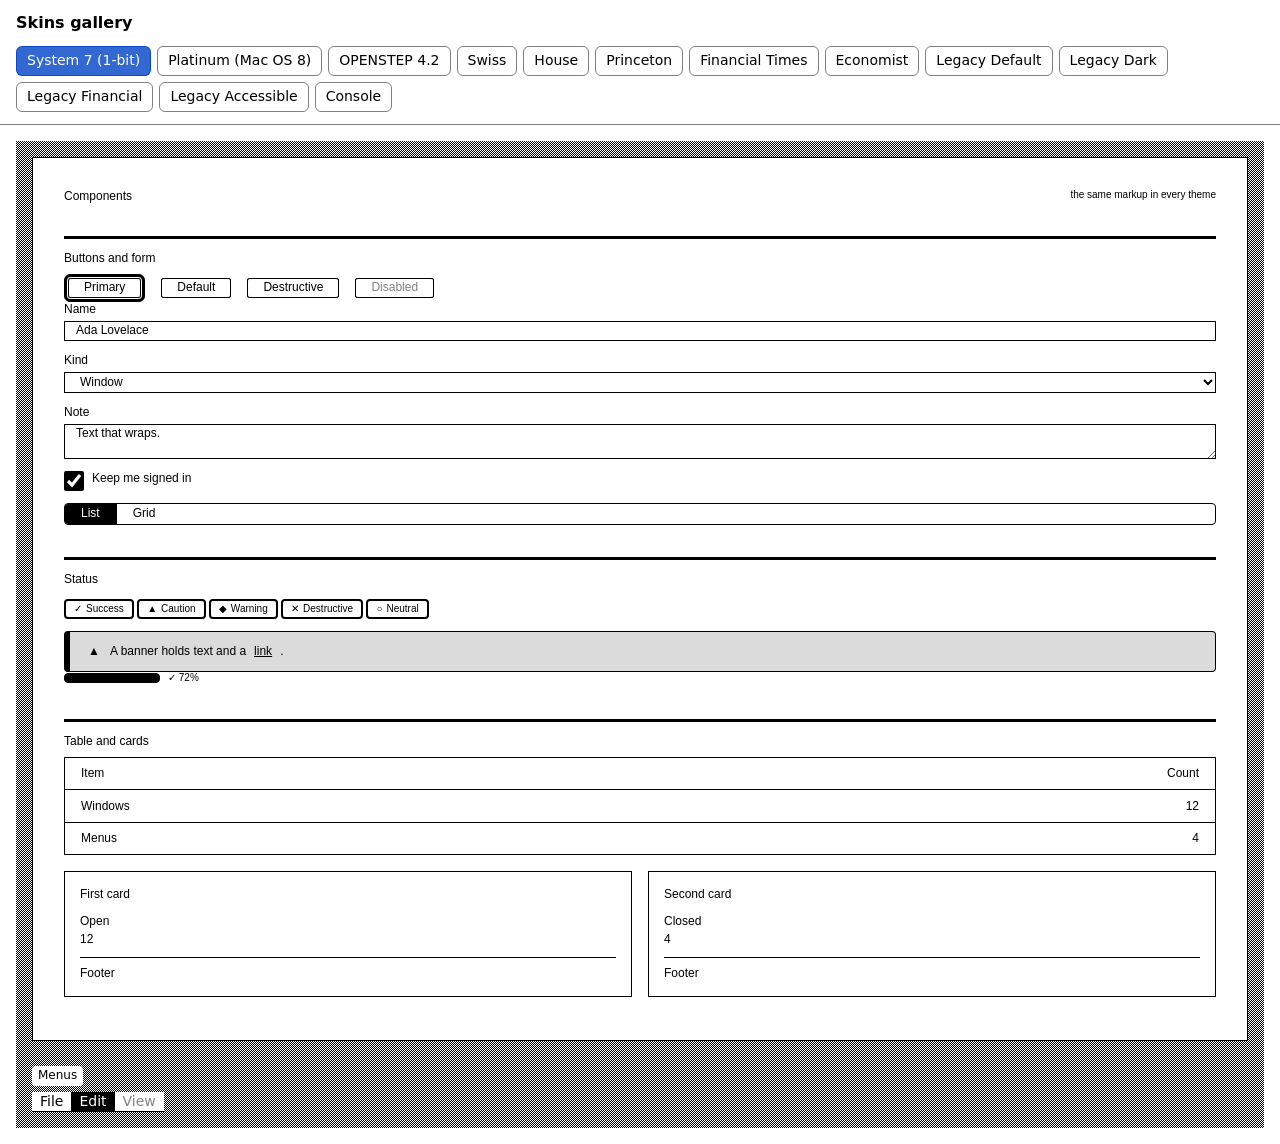
<file: Generated/gallery/index.html>
<!doctype html>
<html lang="en">
<head>
<meta charset="utf-8">
<meta name="viewport" content="width=device-width, initial-scale=1">
<title>Skins gallery</title>
<!-- Generated by design-tokens. Do not edit. DesignTokens 0.17.0 -->
<link rel="stylesheet" href="gallery.css">
<link rel="stylesheet" href="../components.css">
<link rel="stylesheet" href="../themes/system7.css">
<link rel="stylesheet" href="../themes/platinum.css">
<link rel="stylesheet" href="../themes/openstep.css">
<link rel="stylesheet" href="../themes/swiss.css">
<link rel="stylesheet" href="../themes/house.css">
<link rel="stylesheet" href="../themes/princeton.css">
<link rel="stylesheet" href="../themes/ft.css">
<link rel="stylesheet" href="../themes/economist.css">
<link rel="stylesheet" href="../themes/legacy-default.css">
<link rel="stylesheet" href="../themes/legacy-dark.css">
<link rel="stylesheet" href="../themes/legacy-financial.css">
<link rel="stylesheet" href="../themes/legacy-accessible.css">
<link rel="stylesheet" href="../themes/console.css">
</head>
<body>
<header class="frame">
  <h1 class="frame__title">Skins gallery</h1>
  <nav class="switch" aria-label="Theme">
      <button type="button" class="switch__option" data-theme="system7" aria-pressed="false">System 7 (1-bit)</button>
      <button type="button" class="switch__option" data-theme="platinum" aria-pressed="false">Platinum (Mac OS 8)</button>
      <button type="button" class="switch__option" data-theme="openstep" aria-pressed="false">OPENSTEP 4.2</button>
      <button type="button" class="switch__option" data-theme="swiss" aria-pressed="false">Swiss</button>
      <button type="button" class="switch__option" data-theme="house" aria-pressed="false">House</button>
      <button type="button" class="switch__option" data-theme="princeton" aria-pressed="false">Princeton</button>
      <button type="button" class="switch__option" data-theme="ft" aria-pressed="false">Financial Times</button>
      <button type="button" class="switch__option" data-theme="economist" aria-pressed="false">Economist</button>
      <button type="button" class="switch__option" data-theme="legacy-default" aria-pressed="false">Legacy Default</button>
      <button type="button" class="switch__option" data-theme="legacy-dark" aria-pressed="false">Legacy Dark</button>
      <button type="button" class="switch__option" data-theme="legacy-financial" aria-pressed="false">Legacy Financial</button>
      <button type="button" class="switch__option" data-theme="legacy-accessible" aria-pressed="false">Legacy Accessible</button>
      <button type="button" class="switch__option" data-theme="console" aria-pressed="false">Console</button>
  </nav>
</header>
<main>
  <div class="stage" data-theme-name="system7">
<div class="dt-page">
  <header class="dt-header">
    <div class="dt-header__title"><h2 class="dt-title">Components</h2></div>
    <div class="dt-header__aside"><span class="dt-caption">the same markup in every theme</span></div>
  </header>
  <section class="dt-section">
    <h3 class="dt-section__heading">Buttons and form</h3>
    <div class="dt-actions">
      <button type="button" class="dt-button dt-button--primary">Primary</button>
      <button type="button" class="dt-button">Default</button>
      <button type="button" class="dt-button dt-button--destructive">Destructive</button>
      <button type="button" class="dt-button" disabled>Disabled</button>
    </div>
    <div class="dt-form">
      <div class="dt-field">
        <label class="dt-field__label" for="g-name">Name</label>
        <input class="dt-input" id="g-name" type="text" value="Ada Lovelace">
      </div>
      <div class="dt-field">
        <label class="dt-field__label" for="g-kind">Kind</label>
        <select class="dt-select" id="g-kind"><option>Window</option><option>Menu</option></select>
      </div>
      <div class="dt-field">
        <label class="dt-field__label" for="g-note">Note</label>
        <textarea class="dt-textarea" id="g-note" rows="2">Text that wraps.</textarea>
      </div>
      <label class="dt-checkline"><input class="dt-check" type="checkbox" checked> Keep me signed in</label>
      <div class="dt-segmented" role="radiogroup" aria-label="View">
        <button type="button" class="dt-segmented__option" role="radio" aria-checked="true">List</button>
        <button type="button" class="dt-segmented__option" role="radio" aria-checked="false">Grid</button>
      </div>
    </div>
  </section>
  <section class="dt-section">
    <h3 class="dt-section__heading">Status</h3>
    <p>
      <span class="dt-chip dt-chip--success">Success</span>
      <span class="dt-chip dt-chip--caution">Caution</span>
      <span class="dt-chip dt-chip--warning">Warning</span>
      <span class="dt-chip dt-chip--destructive">Destructive</span>
      <span class="dt-chip dt-chip--neutral">Neutral</span>
    </p>
    <div class="dt-banner dt-banner--caution"><div class="dt-banner__head">A banner holds text and a <a class="dt-link" href="#">link</a>.</div></div>
    <div class="dt-meter dt-meter--success">
      <div class="dt-meter__track" role="meter" aria-valuenow="72" aria-valuemin="0" aria-valuemax="100" aria-label="Capacity">
        <div class="dt-meter__fill" style="inline-size: 72%"></div>
      </div>
      <span class="dt-meter__figure">72%</span>
    </div>
  </section>
  <section class="dt-section">
    <h3 class="dt-section__heading">Table and cards</h3>
    <table class="dt-table">
      <thead><tr><th>Item</th><th class="dt-num">Count</th></tr></thead>
      <tbody>
        <tr><td data-label="Item">Windows</td><td class="dt-num" data-label="Count">12</td></tr>
        <tr><td data-label="Item">Menus</td><td class="dt-num" data-label="Count">4</td></tr>
      </tbody>
    </table>
    <div class="dt-cards">
      <article class="dt-card">
        <div class="dt-card__header"><span class="dt-card__name">First card</span></div>
        <div class="dt-stats"><div class="dt-stat"><span class="dt-stat__label">Open</span><span class="dt-stat__figure">12</span></div></div>
        <div class="dt-card__footer">Footer</div>
      </article>
      <article class="dt-card">
        <div class="dt-card__header"><span class="dt-card__name">Second card</span></div>
        <div class="dt-stats"><div class="dt-stat"><span class="dt-stat__label">Closed</span><span class="dt-stat__figure">4</span></div></div>
        <div class="dt-card__footer">Footer</div>
      </article>
    </div>
  </section>
</div>
<section class="skin-scene" data-skin-scene="system7">
<div><p class="skin-scene__caption">Menus</p>
  <div class="skin-menus">
    <div class="dt-menubar" role="menubar"><span class="dt-menubar__item">File</span><span class="dt-menubar__item" aria-selected="true">Edit</span><span class="dt-menubar__item" aria-disabled="true">View</span></div>
    
  </div>
</div>
</section>
<section class="skin-scene" data-skin-scene="platinum" hidden>
<div class="skin-scene__row">
  <div><p class="skin-scene__caption">Window, active</p>
<div class="skin-window dt-page">
  <div class="dt-titlebar"><button type="button" class="dt-titlebar__box dt-titlebar__box--close" aria-label="close"></button><button type="button" class="dt-titlebar__box dt-titlebar__box--zoom" aria-label="zoom"></button><button type="button" class="dt-titlebar__box dt-titlebar__box--minimize" aria-label="minimize"></button><span class="dt-titlebar__stripes"></span><span class="dt-titlebar__title">Active</span><span class="dt-titlebar__stripes"></span></div>
  <div class="skin-window__body">
    <div class="skin-window__content"><p class="dt-body">Text in a window. The title bar is active.</p></div><div class="dt-scrollbar" data-orientation="vertical"><button type="button" class="dt-scrollbar__arrow dt-scrollbar__arrow--start" aria-label="Scroll back"></button><div class="dt-scrollbar__track"><div class="dt-scrollbar__thumb" style="block-size: 40%; margin-block-start: 10%"><span class="dt-scrollbar__grip"></span></div></div><button type="button" class="dt-scrollbar__arrow dt-scrollbar__arrow--end" aria-label="Scroll forward"></button></div>
    <div class="dt-scrollbar" data-orientation="horizontal"><button type="button" class="dt-scrollbar__arrow dt-scrollbar__arrow--start" aria-label="Scroll back"></button><div class="dt-scrollbar__track"><div class="dt-scrollbar__thumb" style="inline-size: 45%; margin-inline-start: 15%"><span class="dt-scrollbar__grip"></span></div></div><button type="button" class="dt-scrollbar__arrow dt-scrollbar__arrow--end" aria-label="Scroll forward"></button></div><span class="skin-window__corner"></span>
  </div>
</div></div>
  <div><p class="skin-scene__caption">Window, inactive</p>
<div class="skin-window dt-page">
  <div class="dt-titlebar" aria-disabled="true"><button type="button" class="dt-titlebar__box dt-titlebar__box--close" aria-label="close"></button><button type="button" class="dt-titlebar__box dt-titlebar__box--zoom" aria-label="zoom"></button><button type="button" class="dt-titlebar__box dt-titlebar__box--minimize" aria-label="minimize"></button><span class="dt-titlebar__stripes"></span><span class="dt-titlebar__title">Inactive</span><span class="dt-titlebar__stripes"></span></div>
  <div class="skin-window__body">
    <div class="skin-window__content"><p class="dt-body">Text in a window. The title bar is inactive.</p></div><div class="dt-scrollbar" data-orientation="vertical" aria-disabled="true"><button type="button" class="dt-scrollbar__arrow dt-scrollbar__arrow--start" aria-label="Scroll back"></button><div class="dt-scrollbar__track"><div class="dt-scrollbar__thumb" style="block-size: 40%; margin-block-start: 10%"><span class="dt-scrollbar__grip"></span></div></div><button type="button" class="dt-scrollbar__arrow dt-scrollbar__arrow--end" aria-label="Scroll forward"></button></div>
    <div class="dt-scrollbar" data-orientation="horizontal" aria-disabled="true"><button type="button" class="dt-scrollbar__arrow dt-scrollbar__arrow--start" aria-label="Scroll back"></button><div class="dt-scrollbar__track"><div class="dt-scrollbar__thumb" style="inline-size: 45%; margin-inline-start: 15%"><span class="dt-scrollbar__grip"></span></div></div><button type="button" class="dt-scrollbar__arrow dt-scrollbar__arrow--end" aria-label="Scroll forward"></button></div><span class="skin-window__corner"></span>
  </div>
</div></div>
</div>
<div><p class="skin-scene__caption">Menus</p>
  <div class="skin-menus">
    <div class="dt-menubar" role="menubar"><span class="dt-menubar__item">File</span><span class="dt-menubar__item" aria-selected="true">Edit</span><span class="dt-menubar__item" aria-disabled="true">View</span></div>
    <div class="dt-menu" role="menu">
  <div class="dt-menu__item">Undo</div>
  <div class="dt-menu__item" aria-selected="true">Cut</div>
  <div class="dt-menu__item" aria-disabled="true">Copy</div>
      <div class="dt-menu__separator"></div>
  <div class="dt-menu__item">Select All</div>
</div>
  </div>
</div>
</section>
<section class="skin-scene" data-skin-scene="openstep" hidden>
<div class="skin-scene__row">
  <div><p class="skin-scene__caption">Window, active</p>
<div class="skin-window dt-page">
  <div class="dt-titlebar"><button type="button" class="dt-titlebar__box dt-titlebar__box--minimize" aria-label="minimize"></button><button type="button" class="dt-titlebar__box dt-titlebar__box--close" aria-label="close"></button><span class="dt-titlebar__stripes"></span><span class="dt-titlebar__title">Active</span><span class="dt-titlebar__stripes"></span></div>
  <div class="skin-window__body">
    <div class="skin-window__content"><p class="dt-body">Text in a window. The title bar is active.</p></div><div class="dt-scrollbar" data-orientation="vertical"><button type="button" class="dt-scrollbar__arrow dt-scrollbar__arrow--start" aria-label="Scroll back"></button><div class="dt-scrollbar__track"><div class="dt-scrollbar__thumb" style="block-size: 40%; margin-block-start: 10%"><span class="dt-scrollbar__grip"></span></div></div><button type="button" class="dt-scrollbar__arrow dt-scrollbar__arrow--end" aria-label="Scroll forward"></button></div>
    <div class="dt-scrollbar" data-orientation="horizontal"><button type="button" class="dt-scrollbar__arrow dt-scrollbar__arrow--start" aria-label="Scroll back"></button><div class="dt-scrollbar__track"><div class="dt-scrollbar__thumb" style="inline-size: 45%; margin-inline-start: 15%"><span class="dt-scrollbar__grip"></span></div></div><button type="button" class="dt-scrollbar__arrow dt-scrollbar__arrow--end" aria-label="Scroll forward"></button></div><span class="skin-window__corner"></span>
  </div>
</div></div>
  <div><p class="skin-scene__caption">Window, inactive</p>
<div class="skin-window dt-page">
  <div class="dt-titlebar" aria-disabled="true"><button type="button" class="dt-titlebar__box dt-titlebar__box--minimize" aria-label="minimize"></button><button type="button" class="dt-titlebar__box dt-titlebar__box--close" aria-label="close"></button><span class="dt-titlebar__stripes"></span><span class="dt-titlebar__title">Inactive</span><span class="dt-titlebar__stripes"></span></div>
  <div class="skin-window__body">
    <div class="skin-window__content"><p class="dt-body">Text in a window. The title bar is inactive.</p></div><div class="dt-scrollbar" data-orientation="vertical" aria-disabled="true"><button type="button" class="dt-scrollbar__arrow dt-scrollbar__arrow--start" aria-label="Scroll back"></button><div class="dt-scrollbar__track"><div class="dt-scrollbar__thumb" style="block-size: 40%; margin-block-start: 10%"><span class="dt-scrollbar__grip"></span></div></div><button type="button" class="dt-scrollbar__arrow dt-scrollbar__arrow--end" aria-label="Scroll forward"></button></div>
    <div class="dt-scrollbar" data-orientation="horizontal" aria-disabled="true"><button type="button" class="dt-scrollbar__arrow dt-scrollbar__arrow--start" aria-label="Scroll back"></button><div class="dt-scrollbar__track"><div class="dt-scrollbar__thumb" style="inline-size: 45%; margin-inline-start: 15%"><span class="dt-scrollbar__grip"></span></div></div><button type="button" class="dt-scrollbar__arrow dt-scrollbar__arrow--end" aria-label="Scroll forward"></button></div><span class="skin-window__corner"></span>
  </div>
</div></div>
</div>
<div><p class="skin-scene__caption">Menus</p>
  <div class="skin-menus">
    
    <div class="dt-menu" role="menu">
  <div class="dt-menu__item">Undo</div>
  <div class="dt-menu__item" aria-selected="true">Cut</div>
  <div class="dt-menu__item" aria-disabled="true">Copy</div>
  <div class="dt-menu__item">Select All</div>
</div>
  </div>
</div>
<div><p class="skin-scene__caption">Dock</p>
  <div class="skin-dock"><button type="button" class="dt-dock__tile"><span class="dt-dock__label">Files</span></button><button type="button" class="dt-dock__tile"><span class="dt-dock__label">Mail</span></button><button type="button" class="dt-dock__tile"><span class="dt-dock__label">Notes</span></button></div>
</div>
</section>
  </div>
</main>
<script src="gallery.js"></script>
</body>
</html>
</file>
<file: Generated/gallery/gallery.css>
/* Generated by design-tokens. Do not edit. The gallery's own chrome: neutral, never themed. */
:root { color-scheme: light dark; --g-ink: CanvasText; --g-paper: Canvas; --g-rule: GrayText; }
* { box-sizing: border-box; }
body { margin: 0; font: 14px/1.4 system-ui, sans-serif; color: var(--g-ink); background: var(--g-paper); }
.frame { display: flex; flex-wrap: wrap; align-items: baseline; gap: 12px 24px; padding: 12px 16px; border-bottom: 1px solid var(--g-rule); }
.frame__title { margin: 0; font-size: 16px; font-weight: 600; }
.switch { display: flex; flex-wrap: wrap; gap: 6px; }
.switch__option { font: inherit; color: inherit; background: transparent; border: 1px solid var(--g-rule); border-radius: 6px; padding: 4px 10px; cursor: pointer; }
.switch__option[aria-pressed="true"] { background: Highlight; color: HighlightText; border-color: Highlight; }
.switch__option:focus-visible { outline: 2px solid Highlight; outline-offset: 2px; }
main { padding: 16px; }
.stage { padding: 16px; border: 1px solid var(--g-rule); border-radius: 8px; overflow: auto; }
.stage .dt-table + .dt-cards { margin-block-start: var(--card-gap, 16px); }
.skin-scene { margin-block-start: 24px; display: grid; gap: 24px; }
.skin-scene__row { display: flex; flex-wrap: wrap; gap: 24px; align-items: flex-start; }
.skin-scene__caption { display: inline-block; margin: 0 0 6px; padding: 2px 6px; border-radius: 4px; font: 12px/1.3 system-ui, sans-serif; background: Canvas; color: CanvasText; }
.skin-window { inline-size: 320px; display: flex; flex-direction: column; }
.skin-window__body { display: grid; grid-template-columns: 1fr auto; grid-template-rows: 1fr auto; block-size: 150px; }
.skin-window__content { padding: 8px; overflow: hidden; }
.skin-window__corner { }
.skin-menus { display: flex; flex-direction: column; align-items: flex-start; gap: 0; inline-size: 320px; }
.skin-dock { display: flex; gap: 8px; align-items: flex-end; }
</file>
<file: Generated/components.css>
/* Generated by design-tokens. Do not edit. Web components | DesignTokens 0.17.0 | reads only the custom properties a theme stylesheet declares */
/* Browser support: Chrome 111, Edge 111, Safari 16.2, Firefox 113, or newer. No fallbacks are provided; an older browser is not supported.
 * Source: MDN browser-compat-data 8.1.8, the first unprefixed, unflagged version of each feature.
 * Features used here: color-mix(); @container size queries, container-type; :focus-visible; @media (prefers-contrast); @media (forced-colors); @media (hover: hover); text-decoration-thickness; @media (prefers-reduced-motion); color-scheme property; Multi-column layout (column-width, column-gap, break-inside); image-rendering: pixelated; min() and max(); Custom properties and var(); calc(); Grid with minmax() and repeat(auto-fit); gap in flex layouts; Logical sizes (inline-size, block-size, min-inline-size, min-block-size); padding-inline, padding-block; border-inline-start, padding-inline-start and -end; position: sticky; inset-inline-start, inset-block-start; clip-path: inset(); accent-color; appearance; overflow-wrap: anywhere; font-variant-numeric; attr() in content.
 * Breakpoints (a media query's width cannot be a custom property, so an app that writes its own uses this value, (max-width: 600px)): the table stacks to labelled blocks, and the grid helpers to one column, below a viewport of 600px;
 * a key and value row stacks when its container is under 30rem; a card in a cards theme is at least
 * 88 base units wide (the theme's --card-min). */
/* ---- Page and type roles ---- */
.dt-page {
  background: var(--background);
  color: var(--ink);
  font-family: var(--type-body-family);
  font-size: var(--type-body-size);
  line-height: var(--type-body-line);
  font-weight: var(--type-body-weight);
  letter-spacing: var(--type-body-tracking);
  text-transform: var(--type-body-transform);
  font-style: var(--type-body-style);
  margin: 0;
  padding: calc(var(--gutter) * 2);
  box-sizing: border-box;
}
.dt-page *, .dt-page *::before, .dt-page *::after {
  box-sizing: border-box;
}

.dt-label {
  font-family: var(--type-label-family);
  font-size: var(--type-label-size);
  line-height: var(--type-label-line);
  font-weight: var(--type-label-weight);
  letter-spacing: var(--type-label-tracking);
  text-transform: var(--type-label-transform);
  font-style: var(--type-label-style);
}

.dt-caption {
  font-family: var(--type-caption-family);
  font-size: var(--type-caption-size);
  line-height: var(--type-caption-line);
  font-weight: var(--type-caption-weight);
  letter-spacing: var(--type-caption-tracking);
  text-transform: var(--type-caption-transform);
  font-style: var(--type-caption-style);
}

.dt-body {
  font-family: var(--type-body-family);
  font-size: var(--type-body-size);
  line-height: var(--type-body-line);
  font-weight: var(--type-body-weight);
  letter-spacing: var(--type-body-tracking);
  text-transform: var(--type-body-transform);
  font-style: var(--type-body-style);
}

.dt-heading {
  font-family: var(--type-heading-family);
  font-size: var(--type-heading-size);
  line-height: var(--type-heading-line);
  font-weight: var(--type-heading-weight);
  letter-spacing: var(--type-heading-tracking);
  text-transform: var(--type-heading-transform);
  font-style: var(--type-heading-style);
}

.dt-title {
  font-family: var(--type-title-family);
  font-size: var(--type-title-size);
  line-height: var(--type-title-line);
  font-weight: var(--type-title-weight);
  letter-spacing: var(--type-title-tracking);
  text-transform: var(--type-title-transform);
  font-style: var(--type-title-style);
}

.dt-display {
  font-family: var(--type-display-family);
  font-size: var(--type-display-size);
  line-height: var(--type-display-line);
  font-weight: var(--type-display-weight);
  letter-spacing: var(--type-display-tracking);
  text-transform: var(--type-display-transform);
  font-style: var(--type-display-style);
}

.dt-label, .dt-caption {
  color: var(--secondary-ink);
}
.dt-figure {
  font-variant-numeric: tabular-nums;
}
.dt-link {
  color: var(--link);
}

/* ---- Rules and section ---- */
.dt-rule {
  border: 0;
  border-top: var(--rule-hairline) solid var(--rule);
  margin: 0;
}
.dt-rule--section {
  border-top: var(--rule-section) solid var(--ink);
}
.dt-rule--page {
  border-top: var(--rule-page) solid var(--ink);
}
.dt-section {
  border-top: var(--rule-section) solid var(--ink);
  padding-top: calc(var(--space-unit) * 3);
  margin-top: calc(var(--space-unit) * 8);
  margin-bottom: calc(var(--space-unit) * 3);
}
.dt-section__heading {
  font-family: var(--type-heading-family);
  font-size: var(--type-heading-size);
  line-height: var(--type-heading-line);
  font-weight: var(--type-heading-weight);
  letter-spacing: var(--type-heading-tracking);
  text-transform: var(--type-heading-transform);
  font-style: var(--type-heading-style);
  margin: 0 0 calc(var(--space-unit) * 2);
  color: var(--ink);
}
.dt-section__heading.dt-label {
  font-family: var(--type-label-family);
  font-size: var(--type-label-size);
  line-height: var(--type-label-line);
  font-weight: var(--type-label-weight);
  letter-spacing: var(--type-label-tracking);
  text-transform: var(--type-label-transform);
  font-style: var(--type-label-style);
  color: var(--secondary-ink);
}

/* ---- Key and value ---- */
.dt-kv {
  container-type: inline-size;
  margin: 0;
  padding: 0;
}
.dt-kv__row {
  display: grid;
  grid-template-columns: repeat(var(--columns), minmax(0, 1fr));
  column-gap: var(--gutter);
  align-items: baseline;
  padding-block: calc(var(--space-unit) * 1.5);
  border-top: var(--rule-hairline) solid var(--rule);
}
.dt-kv__row:first-child {
  border-top-color: transparent;
}
.dt-kv__key {
  font-family: var(--type-label-family);
  font-size: var(--type-label-size);
  line-height: var(--type-label-line);
  font-weight: var(--type-label-weight);
  letter-spacing: var(--type-label-tracking);
  text-transform: var(--type-label-transform);
  font-style: var(--type-label-style);
  grid-column: 1 / span 3;
  margin: 0;
  color: var(--secondary-ink);
}
.dt-kv__value {
  font-family: var(--type-body-family);
  font-size: var(--type-body-size);
  line-height: var(--type-body-line);
  font-weight: var(--type-body-weight);
  letter-spacing: var(--type-body-tracking);
  text-transform: var(--type-body-transform);
  font-style: var(--type-body-style);
  grid-column: 4 / span 7;
  margin: 0;
  overflow-wrap: anywhere;
}
@container (max-width: 30rem) {
  .dt-kv__row {
    grid-template-columns: minmax(0, 1fr);
    row-gap: calc(var(--space-unit) * 0.5);
  }
  .dt-kv__key, .dt-kv__value {
    grid-column: 1 / -1;
  }
}

/* ---- Plain list: rows, the same in every theme ---- */
.dt-list {
  margin: 0;
  padding: 0;
  list-style: none;
}
.dt-item {
  min-inline-size: 0;
  padding-block: calc(var(--space-unit) * 3);
  border-top: var(--rule-hairline) solid var(--rule);
}
.dt-list > .dt-item:last-child {
  border-bottom: var(--rule-hairline) solid var(--rule);
}
.dt-item__title {
  font-family: var(--type-body-family);
  font-size: var(--type-body-size);
  line-height: var(--type-body-line);
  font-weight: var(--type-body-weight);
  letter-spacing: var(--type-body-tracking);
  text-transform: var(--type-body-transform);
  font-style: var(--type-body-style);
  font-weight: var(--type-heading-weight);
  margin: 0 0 calc(var(--space-unit) * 1);
  overflow-wrap: anywhere;
}

.dt-item--meta {
  display: flex;
  align-items: baseline;
  justify-content: space-between;
  gap: var(--gutter);
}
.dt-item__main {
  flex: 1 1 auto;
  min-inline-size: 0;
}
.dt-item__meta {
  font-family: var(--type-caption-family);
  font-size: var(--type-caption-size);
  line-height: var(--type-caption-line);
  font-weight: var(--type-caption-weight);
  letter-spacing: var(--type-caption-tracking);
  text-transform: var(--type-caption-transform);
  font-style: var(--type-caption-style);
  flex: none;
  white-space: nowrap;
  font-variant-numeric: tabular-nums;
  color: var(--secondary-ink);
}
.dt-list--columns {
  column-width: calc(var(--space-unit) * 80);
  column-gap: calc(var(--gutter) * 2);
  border-top: var(--rule-hairline) solid var(--rule);
}
.dt-list--columns > .dt-item {
  break-inside: avoid;
  border-top: 0;
  border-bottom: var(--rule-hairline) solid var(--rule);
}

/* ---- Page shell: a sticky navigation column beside the main column ---- */
.dt-shell {
  display: grid;
  grid-template-columns: minmax(0, calc(var(--space-unit) * 56)) minmax(0, 1fr);
  column-gap: calc(var(--gutter) * 2);
  align-items: start;
}
.dt-shell__nav {
  position: sticky;
  top: var(--gutter);
  align-self: start;
  max-block-size: calc(100vh - var(--gutter) * 2);
  overflow-y: auto;
}
.dt-shell__main {
  min-inline-size: 0;
}
.dt-nav {
  display: block;
  margin: 0;
  padding: 0;
  list-style: none;
}
.dt-nav__heading {
  font-family: var(--type-label-family);
  font-size: var(--type-label-size);
  line-height: var(--type-label-line);
  font-weight: var(--type-label-weight);
  letter-spacing: var(--type-label-tracking);
  text-transform: var(--type-label-transform);
  font-style: var(--type-label-style);
  margin: 0 0 calc(var(--space-unit) * 2);
  color: var(--secondary-ink);
}
.dt-nav + .dt-nav, .dt-nav + .dt-nav__heading, .dt-nav__item + .dt-nav__heading {
  margin-block-start: calc(var(--space-unit) * 6);
}
.dt-nav__item {
  font-family: var(--type-body-family);
  font-size: var(--type-body-size);
  line-height: var(--type-body-line);
  font-weight: var(--type-body-weight);
  letter-spacing: var(--type-body-tracking);
  text-transform: var(--type-body-transform);
  font-style: var(--type-body-style);
  display: flex;
  align-items: baseline;
  justify-content: space-between;
  gap: calc(var(--space-unit) * 2);
  padding: calc(var(--space-unit) * 1) calc(var(--space-unit) * 3);
  border-inline-start: calc(var(--rule-section) * 2) solid transparent;
  color: var(--ink);
  text-decoration: none;
  overflow-wrap: anywhere;
}
.dt-nav__item[aria-current] {
  border-inline-start-color: var(--ink);
  font-weight: var(--type-heading-weight);
}
.dt-nav__count {
  font-family: var(--type-caption-family);
  font-size: var(--type-caption-size);
  line-height: var(--type-caption-line);
  font-weight: var(--type-caption-weight);
  letter-spacing: var(--type-caption-tracking);
  text-transform: var(--type-caption-transform);
  font-style: var(--type-caption-style);
  flex: none;
  margin-inline-start: auto;
  white-space: nowrap;
  font-variant-numeric: tabular-nums;
  color: var(--secondary-ink);
}
.dt-nav__item[aria-current] .dt-nav__count {
  font-weight: var(--type-caption-weight);
}

/* ---- Prose: rendered Markdown with no classes on it ---- */
.dt-prose {
  max-inline-size: calc(var(--space-unit) * 180);
  color: var(--ink);
  font-family: var(--type-body-family);
  font-size: var(--type-body-size);
  line-height: var(--type-body-line);
  font-weight: var(--type-body-weight);
  letter-spacing: var(--type-body-tracking);
  text-transform: var(--type-body-transform);
  font-style: var(--type-body-style);
  overflow-wrap: anywhere;
}
.dt-prose h1, .dt-prose h2, .dt-prose h3, .dt-prose h4, .dt-prose h5, .dt-prose h6 {
  margin: calc(var(--space-unit) * 6) 0 calc(var(--space-unit) * 2);
  color: var(--ink);
}
.dt-prose h1 {
  font-family: var(--type-title-family);
  font-size: var(--type-title-size);
  line-height: var(--type-title-line);
  font-weight: var(--type-title-weight);
  letter-spacing: var(--type-title-tracking);
  text-transform: var(--type-title-transform);
  font-style: var(--type-title-style);
}
.dt-prose h2 {
  font-family: var(--type-heading-family);
  font-size: var(--type-heading-size);
  line-height: var(--type-heading-line);
  font-weight: var(--type-heading-weight);
  letter-spacing: var(--type-heading-tracking);
  text-transform: var(--type-heading-transform);
  font-style: var(--type-heading-style);
}
.dt-prose h3 {
  font-family: var(--type-body-family);
  font-size: var(--type-body-size);
  line-height: var(--type-body-line);
  font-weight: var(--type-body-weight);
  letter-spacing: var(--type-body-tracking);
  text-transform: var(--type-body-transform);
  font-style: var(--type-body-style);
  font-weight: var(--type-heading-weight);
}
.dt-prose h4, .dt-prose h5, .dt-prose h6 {
  font-family: var(--type-label-family);
  font-size: var(--type-label-size);
  line-height: var(--type-label-line);
  font-weight: var(--type-label-weight);
  letter-spacing: var(--type-label-tracking);
  text-transform: var(--type-label-transform);
  font-style: var(--type-label-style);
}
.dt-prose > :first-child {
  margin-top: 0;
}
.dt-prose p, .dt-prose ul, .dt-prose ol, .dt-prose blockquote, .dt-prose pre, .dt-prose table {
  margin: 0 0 calc(var(--space-unit) * 3);
}
.dt-prose ul, .dt-prose ol {
  padding-inline-start: calc(var(--space-unit) * 6);
}
.dt-prose li {
  margin: 0 0 calc(var(--space-unit) * 1);
}
.dt-prose blockquote {
  padding-inline-start: calc(var(--space-unit) * 4);
  border-inline-start: var(--rule-section) solid var(--rule);
  color: var(--secondary-ink);
}
.dt-prose code {
  font-family: var(--font-mono);
  font-size: 0.9em;
}
.dt-prose pre {
  padding: calc(var(--space-unit) * 3);
  border: var(--rule-hairline) solid var(--rule);
  border-radius: var(--radius-control);
  background: color-mix(in srgb, var(--ink) 5%, transparent);
  overflow-x: auto;
}
.dt-prose pre code {
  font-size: inherit;
}
.dt-prose table {
  inline-size: 100%;
  border-collapse: collapse;
  font-variant-numeric: tabular-nums;
}
.dt-prose th {
  font-family: var(--type-label-family);
  font-size: var(--type-label-size);
  line-height: var(--type-label-line);
  font-weight: var(--type-label-weight);
  letter-spacing: var(--type-label-tracking);
  text-transform: var(--type-label-transform);
  font-style: var(--type-label-style);
  text-align: start;
  color: var(--secondary-ink);
  padding: calc(var(--space-unit) * 2) calc(var(--space-unit) * 3) calc(var(--space-unit) * 2) 0;
  border-bottom: var(--rule-hairline) solid var(--ink);
}
.dt-prose td {
  padding: calc(var(--space-unit) * 2) calc(var(--space-unit) * 3) calc(var(--space-unit) * 2) 0;
  border-top: var(--rule-hairline) solid var(--rule);
  vertical-align: baseline;
}
.dt-prose hr {
  border: 0;
  border-top: var(--rule-hairline) solid var(--rule);
  margin: calc(var(--space-unit) * 6) 0;
}
.dt-prose a {
  color: var(--link);
  text-decoration: underline;
}
.dt-prose img {
  max-inline-size: 100%;
  block-size: auto;
}
.dt-prose mark {
  margin: 0;
}

/* ---- Mark: a highlight tinted from accent (the palette has no highlight role), the words stay in ink ---- */
mark, .dt-mark {
  background: color-mix(in srgb, var(--accent) 32%, var(--background));
  color: var(--ink);
  padding-inline: calc(var(--space-unit) * 0.5);
}

/* ---- Card grid and card: equal heights, the chrome is the theme's ---- */
.dt-cards {
  display: grid;
  grid-template-columns: repeat(auto-fit, minmax(min(var(--card-min), 100%), 1fr));
  gap: var(--card-gap);
  margin: 0;
  padding: 0;
  list-style: none;
}
.dt-card {
  display: flex;
  flex-direction: column;
  gap: calc(var(--space-unit) * 3);
  min-inline-size: 0;
  background: var(--card-surface);
  color: var(--ink);
  border: var(--card-border) solid var(--rule);
  border-top: max(var(--card-top-rule), var(--card-border)) solid var(--card-top-color);
  border-radius: var(--radius-container);
  box-shadow: var(--shadow);
  padding-block: max(var(--card-padding), calc(var(--space-unit) * 3));
  padding-inline: var(--card-padding);
}
.dt-card__header {
  display: flex;
  align-items: center;
  justify-content: space-between;
  gap: var(--gutter);
}
.dt-card__name {
  font-family: var(--type-body-family);
  font-size: var(--type-body-size);
  line-height: var(--type-body-line);
  font-weight: var(--type-body-weight);
  letter-spacing: var(--type-body-tracking);
  text-transform: var(--type-body-transform);
  font-style: var(--type-body-style);
  font-weight: var(--type-heading-weight);
  margin: 0;
  overflow-wrap: anywhere;
}
.dt-card__title {
  font-family: var(--type-title-family);
  font-size: var(--type-title-size);
  line-height: var(--type-title-line);
  font-weight: var(--type-title-weight);
  letter-spacing: var(--type-title-tracking);
  text-transform: var(--type-title-transform);
  font-style: var(--type-title-style);
  margin: 0;
}
.dt-card__footer {
  margin-top: auto;
  padding-top: calc(var(--space-unit) * 2);
  border-top: var(--rule-hairline) solid var(--rule);
}

/* ---- Stats: the number is the hero. A small capital label over a large figure; as many to a row as fit ---- */
.dt-stats {
  display: grid;
  grid-template-columns: repeat(auto-fit, minmax(calc(var(--space-unit) * 20), 1fr));
  gap: calc(var(--space-unit) * 3) var(--gutter);
  margin: 0;
  padding: 0;
}
.dt-stat {
  min-inline-size: 0;
  margin: 0;
}
.dt-stat__label {
  font-family: var(--type-label-family);
  font-size: var(--type-label-size);
  line-height: var(--type-label-line);
  font-weight: var(--type-label-weight);
  letter-spacing: var(--type-label-tracking);
  text-transform: var(--type-label-transform);
  font-style: var(--type-label-style);
  display: block;
  margin: 0 0 calc(var(--space-unit) * 1);
  color: var(--secondary-ink);
}
.dt-stat__figure {
  font-family: var(--type-heading-family);
  font-size: var(--type-heading-size);
  line-height: var(--type-heading-line);
  font-weight: var(--type-heading-weight);
  letter-spacing: var(--type-heading-tracking);
  text-transform: var(--type-heading-transform);
  font-style: var(--type-heading-style);
  display: block;
  margin: 0;
  font-variant-numeric: tabular-nums;
  white-space: nowrap;
  line-height: 1;
  color: var(--ink);
}
.dt-stat__unit {
  font-family: var(--type-caption-family);
  font-size: var(--type-caption-size);
  line-height: var(--type-caption-line);
  font-weight: var(--type-caption-weight);
  letter-spacing: var(--type-caption-tracking);
  text-transform: var(--type-caption-transform);
  font-style: var(--type-caption-style);
  margin-inline-start: calc(var(--space-unit) * 1);
  color: var(--secondary-ink);
}

/* ---- Table ---- */
.dt-table {
  inline-size: 100%;
  border-collapse: separate;
  border-spacing: 0;
  background: var(--card-surface);
  color: var(--ink);
  border: var(--card-border) solid var(--rule);
  border-radius: var(--radius-container);
  overflow: hidden;
  font-family: var(--type-body-family);
  font-size: var(--type-body-size);
  line-height: var(--type-body-line);
  font-weight: var(--type-body-weight);
  letter-spacing: var(--type-body-tracking);
  text-transform: var(--type-body-transform);
  font-style: var(--type-body-style);
}
.dt-table th {
  font-family: var(--type-label-family);
  font-size: var(--type-label-size);
  line-height: var(--type-label-line);
  font-weight: var(--type-label-weight);
  letter-spacing: var(--type-label-tracking);
  text-transform: var(--type-label-transform);
  font-style: var(--type-label-style);
  text-align: start;
  color: var(--secondary-ink);
  padding: calc(var(--space-unit) * 2) calc(var(--space-unit) * 3);
  border-bottom: var(--rule-hairline) solid var(--ink);
}
.dt-table td {
  padding: calc(var(--space-unit) * 2) calc(var(--space-unit) * 3);
  border-top: var(--rule-hairline) solid var(--rule);
  vertical-align: baseline;
}
.dt-table tbody tr:first-child td {
  border-top-color: transparent;
}
.dt-table th:first-child, .dt-table td:first-child {
  padding-inline-start: max(var(--card-padding), calc(var(--space-unit) * 3));
}
.dt-table th:last-child, .dt-table td:last-child {
  padding-inline-end: max(var(--card-padding), calc(var(--space-unit) * 3));
}
.dt-table .dt-num {
  text-align: end;
  font-variant-numeric: tabular-nums;
}
.dt-table th[aria-sort] {
  cursor: pointer;
  color: var(--ink);
}
.dt-table th[aria-sort="ascending"]::after {
  content: " \25B2";
}
.dt-table th[aria-sort="descending"]::after {
  content: " \25BC";
}
.dt-table tr[aria-selected="true"] td {
  background: color-mix(in srgb, var(--accent) 14%, transparent);
}
.dt-table tr[aria-selected="true"] td:first-child {
  box-shadow: inset calc(var(--rule-section) * 2) 0 0 var(--accent);
}
@media (max-width: 600px) {
  .dt-table, .dt-table tbody, .dt-table tr, .dt-table td {
    display: block;
  }
  .dt-table {
    border: 0;
    border-radius: 0;
    background: transparent;
    overflow: visible;
  }
  .dt-table thead {
    position: absolute;
    inline-size: 1px;
    block-size: 1px;
    overflow: hidden;
    clip-path: inset(50%);
    white-space: nowrap;
  }
  .dt-table tbody {
    display: grid;
    gap: var(--card-gap);
  }
  .dt-table tr {
    background: var(--card-surface);
    border: var(--card-border) solid var(--rule);
    border-top: max(var(--card-top-rule), var(--card-border)) solid var(--card-top-color);
    border-radius: var(--radius-container);
    padding-block: calc(var(--space-unit) * 1.5);
    padding-inline: max(var(--card-padding), calc(var(--space-unit) * 3));
  }
  .dt-table td, .dt-table td:first-child, .dt-table td:last-child {
    display: grid;
    grid-template-columns: minmax(0, 1fr) minmax(0, 2fr);
    column-gap: var(--gutter);
    align-items: baseline;
    padding: calc(var(--space-unit) * 1) 0;
    border-top: 0;
    text-align: start;
    background: transparent;
  }
  .dt-table td::before {
    content: attr(data-label);
  font-family: var(--type-label-family);
  font-size: var(--type-label-size);
  line-height: var(--type-label-line);
  font-weight: var(--type-label-weight);
  letter-spacing: var(--type-label-tracking);
  text-transform: var(--type-label-transform);
  font-style: var(--type-label-style);
    color: var(--secondary-ink);
  }
  .dt-table .dt-num {
    text-align: start;
  }
  .dt-table td > .dt-chip {
    justify-self: start;
  }
  .dt-table tr[aria-selected="true"] {
    background: color-mix(in srgb, var(--accent) 14%, var(--card-surface));
    box-shadow: inset calc(var(--rule-section) * 2) 0 0 var(--accent);
  }
  .dt-table tr[aria-selected="true"] td, .dt-table tr[aria-selected="true"] td:first-child {
    background: transparent;
    box-shadow: none;
  }
}

/* ---- Chip: words in ink, an outline in the status colour, and a glyph, so the colour is never the only signal ---- */
.dt-chip {
  display: inline-flex;
  align-items: baseline;
  gap: calc(var(--space-unit) * 1);
  min-inline-size: 0;
  max-inline-size: 100%;
  padding: calc(var(--space-unit) * 0.5) calc(var(--space-unit) * 2);
  border: calc(var(--rule-hairline) * 2) solid var(--secondary-ink);
  border-radius: var(--radius-control);
  color: var(--ink);
  background: transparent;
  font-family: var(--type-caption-family);
  font-size: var(--type-caption-size);
  line-height: var(--type-caption-line);
  font-weight: var(--type-caption-weight);
  letter-spacing: var(--type-caption-tracking);
  text-transform: var(--type-caption-transform);
  font-style: var(--type-caption-style);
  white-space: normal;
  overflow-wrap: anywhere;
}
.dt-chip--nowrap {
  white-space: nowrap;
}
.dt-chip::before {
  font-style: normal;
  line-height: 1;
}

.dt-chip--success {
  border-color: var(--positive);
}
.dt-chip--success::before {
  content: "\2713";
  color: var(--positive);
}

.dt-chip--caution {
  border-color: var(--warning);
}
.dt-chip--caution::before {
  content: "\25B2";
  color: var(--warning);
}

.dt-chip--warning {
  border-color: var(--extra-alert);
}
.dt-chip--warning::before {
  content: "\25C6";
  color: var(--extra-alert);
}

.dt-chip--destructive {
  border-color: var(--negative);
}
.dt-chip--destructive::before {
  content: "\2715";
  color: var(--negative);
}

.dt-chip--neutral {
  border-color: var(--secondary-ink);
}
.dt-chip--neutral::before {
  content: "\25CB";
  color: var(--secondary-ink);
}

/* ---- Banner: a block that holds text, paragraphs and links; the glyph sits in the start padding, so nothing splits into flex items ---- */
.dt-banner {
  position: relative;
  padding-block: calc(var(--space-unit) * 3);
  padding-inline: calc(var(--gutter) + calc(var(--space-unit) * 6)) var(--gutter);
  border: var(--rule-hairline) solid var(--rule);
  border-inline-start: calc(var(--rule-section) * 2) solid var(--secondary-ink);
  border-radius: var(--radius-control);
  color: var(--ink);
  font-family: var(--type-body-family);
  font-size: var(--type-body-size);
  line-height: var(--type-body-line);
  font-weight: var(--type-body-weight);
  letter-spacing: var(--type-body-tracking);
  text-transform: var(--type-body-transform);
  font-style: var(--type-body-style);
}
.dt-banner::before {
  position: absolute;
  inset-block-start: calc(var(--space-unit) * 3);
  inset-inline-start: var(--gutter);
  inline-size: calc(var(--space-unit) * 4);
  font-style: normal;
  text-align: center;
}
.dt-banner > p {
  margin: 0;
}
.dt-banner > p + p {
  margin-top: calc(var(--space-unit) * 2);
}
.dt-banner a {
  color: inherit;
  text-decoration: underline;
}

.dt-banner--success {
  background: color-mix(in srgb, var(--positive) 14%, var(--background));
  border-inline-start-color: var(--positive);
}
.dt-banner--success::before {
  content: "\2713";
  color: var(--positive);
}

.dt-banner--caution {
  background: color-mix(in srgb, var(--warning) 14%, var(--background));
  border-inline-start-color: var(--warning);
}
.dt-banner--caution::before {
  content: "\25B2";
  color: var(--warning);
}

.dt-banner--warning {
  background: color-mix(in srgb, var(--extra-alert) 14%, var(--background));
  border-inline-start-color: var(--extra-alert);
}
.dt-banner--warning::before {
  content: "\25C6";
  color: var(--extra-alert);
}

.dt-banner--destructive {
  background: color-mix(in srgb, var(--negative) 14%, var(--background));
  border-inline-start-color: var(--negative);
}
.dt-banner--destructive::before {
  content: "\2715";
  color: var(--negative);
}

.dt-banner--neutral {
  background: color-mix(in srgb, var(--secondary-ink) 14%, var(--background));
  border-inline-start-color: var(--secondary-ink);
}
.dt-banner--neutral::before {
  content: "\25CB";
  color: var(--secondary-ink);
}

/* ---- Segmented control ---- */
.dt-segmented {
  display: inline-flex;
  border: var(--rule-hairline) solid var(--ink);
  border-radius: var(--radius-control);
  overflow: hidden;
}
.dt-segmented__option {
  appearance: none;
  margin: 0;
  min-block-size: var(--control-height, calc(var(--space-unit) * 11));
  padding: var(--control-pad-y, calc(var(--space-unit) * 1)) calc(var(--space-unit) * 4);
  border: 0;
  border-inline-start: var(--rule-hairline) solid var(--ink);
  background: transparent;
  color: var(--ink);
  cursor: pointer;
  font-family: var(--type-label-family);
  font-size: var(--type-label-size);
  line-height: var(--type-label-line);
  font-weight: var(--type-label-weight);
  letter-spacing: var(--type-label-tracking);
  text-transform: var(--type-label-transform);
  font-style: var(--type-label-style);
  color: var(--ink);
}
.dt-segmented__option:first-child {
  border-inline-start: 0;
}
.dt-segmented__option[aria-checked="true"], .dt-segmented__option[aria-pressed="true"] {
  background: var(--ink);
  color: var(--background);
}

/* ---- Buttons ---- */
.dt-button {
  appearance: none;
  display: inline-flex;
  align-items: center;
  justify-content: center;
  gap: calc(var(--space-unit) * 2);
  min-block-size: var(--control-height, calc(var(--space-unit) * 11));
  padding: var(--control-pad-y, calc(var(--space-unit) * 1)) calc(var(--space-unit) * 4);
  border: var(--rule-hairline) solid var(--ink);
  border-radius: var(--radius-control);
  background: transparent;
  color: var(--ink);
  cursor: pointer;
  font-family: var(--type-body-family);
  font-size: var(--type-body-size);
  line-height: var(--type-body-line);
  font-weight: var(--type-body-weight);
  letter-spacing: var(--type-body-tracking);
  text-transform: var(--type-body-transform);
  font-style: var(--type-body-style);
  font-weight: var(--type-heading-weight);
  text-decoration: none;
}
.dt-button--primary {
  background: var(--accent);
  border-color: var(--accent);
  color: var(--on-accent);
}
.dt-button--destructive {
  border-color: var(--negative);
  color: var(--negative);
}
.dt-button[disabled], .dt-button[aria-disabled="true"] {
  opacity: 0.5;
  cursor: not-allowed;
}

/* ---- Actions: a row of buttons and a check that wraps instead of overflowing ---- */
.dt-actions {
  display: flex;
  flex-wrap: wrap;
  align-items: center;
  gap: calc(var(--space-unit) * 3) var(--gutter);
}
.dt-checkline {
  display: inline-flex;
  align-items: flex-start;
  gap: calc(var(--space-unit) * 2);
  min-inline-size: 0;
  max-inline-size: 100%;
  white-space: normal;
  overflow-wrap: anywhere;
}

/* ---- Form controls ---- */
.dt-field {
  display: flex;
  flex-direction: column;
  gap: calc(var(--space-unit) * 1);
  min-inline-size: 0;
  margin: 0;
}
.dt-field__label {
  font-family: var(--type-label-family);
  font-size: var(--type-label-size);
  line-height: var(--type-label-line);
  font-weight: var(--type-label-weight);
  letter-spacing: var(--type-label-tracking);
  text-transform: var(--type-label-transform);
  font-style: var(--type-label-style);
  color: var(--secondary-ink);
}
.dt-input, .dt-select, .dt-textarea {
  inline-size: 100%;
  min-block-size: var(--control-height, calc(var(--space-unit) * 11));
  padding: var(--control-pad-y, calc(var(--space-unit) * 1)) calc(var(--space-unit) * 3);
  border: var(--rule-hairline) solid var(--secondary-ink);
  border-radius: var(--radius-control);
  background: var(--background);
  color: var(--ink);
  font-family: var(--type-body-family);
  font-size: var(--type-body-size);
  line-height: var(--type-body-line);
  font-weight: var(--type-body-weight);
  letter-spacing: var(--type-body-tracking);
  text-transform: var(--type-body-transform);
  font-style: var(--type-body-style);
}
.dt-input::placeholder, .dt-textarea::placeholder {
  color: var(--secondary-ink);
}
.dt-input:focus, .dt-select:focus, .dt-textarea:focus {
  border-color: var(--accent);
}
.dt-check {
  accent-color: var(--accent);
  flex: none;
  inline-size: calc(var(--space-unit) * 5);
  block-size: calc(var(--space-unit) * 5);
  margin: 0;
}

.dt-input--auto, .dt-select--auto, .dt-textarea--auto {
  inline-size: auto;
}
.dt-form {
  display: flex;
  flex-direction: column;
  gap: calc(var(--space-unit) * 3);
}
.dt-form > .dt-button {
  align-self: flex-start;
}
.dt-form--inline {
  flex-direction: row;
  flex-wrap: wrap;
  align-items: flex-end;
  gap: calc(var(--space-unit) * 3) var(--gutter);
}
.dt-form--inline > .dt-field {
  flex: 1 1 calc(var(--space-unit) * 50);
}
.dt-form--inline > .dt-button {
  align-self: flex-end;
}

/* ---- Usage meter: a track, a fill in a status colour, and the figure beside it. Put the width on the fill as an inline-size percentage ---- */
.dt-meter {
  display: inline-flex;
  flex-wrap: wrap;
  align-items: center;
  gap: calc(var(--space-unit) * 2);
}
.dt-meter__track {
  display: inline-block;
  inline-size: calc(var(--space-unit) * 24);
  block-size: calc(var(--space-unit) * 2.5);
  background: var(--rule);
  border: var(--rule-hairline) solid var(--secondary-ink);
  border-radius: var(--radius-control);
  overflow: hidden;
}
.dt-meter__fill {
  display: block;
  block-size: 100%;
  background: var(--secondary-ink);
}
.dt-meter__figure {
  font-family: var(--type-caption-family);
  font-size: var(--type-caption-size);
  line-height: var(--type-caption-line);
  font-weight: var(--type-caption-weight);
  letter-spacing: var(--type-caption-tracking);
  text-transform: var(--type-caption-transform);
  font-style: var(--type-caption-style);
  color: var(--ink);
  font-variant-numeric: tabular-nums;
  white-space: nowrap;
}
.dt-meter--success .dt-meter__fill {
  background: var(--positive);
}
.dt-meter--success .dt-meter__figure::before {
  content: "\2713\A0";
  color: var(--positive);
}

.dt-meter--caution .dt-meter__fill {
  background: var(--warning);
}
.dt-meter--caution .dt-meter__figure::before {
  content: "\25B2\A0";
  color: var(--warning);
}

.dt-meter--warning .dt-meter__fill {
  background: var(--extra-alert);
}
.dt-meter--warning .dt-meter__figure::before {
  content: "\25C6\A0";
  color: var(--extra-alert);
}

.dt-meter--destructive .dt-meter__fill {
  background: var(--negative);
}
.dt-meter--destructive .dt-meter__figure::before {
  content: "\2715\A0";
  color: var(--negative);
}

.dt-meter--neutral .dt-meter__fill {
  background: var(--secondary-ink);
}
.dt-meter--neutral .dt-meter__figure::before {
  content: "\25CB\A0";
  color: var(--secondary-ink);
}

/* ---- Page header: title and links at the start, the session and actions at the end, on the theme's grid ---- */
.dt-header {
  display: grid;
  grid-template-columns: repeat(var(--columns), minmax(0, 1fr));
  column-gap: var(--gutter);
  row-gap: calc(var(--space-unit) * 3);
  align-items: start;
}
.dt-header__title {
  grid-column: 1 / span 8;
  display: flex;
  flex-direction: column;
  gap: calc(var(--space-unit) * 2);
  min-inline-size: 0;
}
.dt-header__title > .dt-title {
  margin: 0;
}
.dt-header__nav {
  display: flex;
  flex-wrap: wrap;
  gap: calc(var(--space-unit) * 1) var(--gutter);
}
.dt-header__aside {
  grid-column: 9 / -1;
  display: flex;
  flex-direction: column;
  align-items: flex-end;
  gap: calc(var(--space-unit) * 2);
  min-inline-size: 0;
}
.dt-header__session {
  display: flex;
  flex-wrap: wrap;
  align-items: center;
  justify-content: flex-end;
  gap: calc(var(--space-unit) * 2) calc(var(--space-unit) * 3);
}

/* ---- Disclosure: a details whose summary carries a count; add dt-disclosure--scroll (and tabindex="0" on the body) for a long list ---- */
.dt-disclosure {
  min-inline-size: 0;
}
.dt-disclosure__summary {
  font-family: var(--type-body-family);
  font-size: var(--type-body-size);
  line-height: var(--type-body-line);
  font-weight: var(--type-body-weight);
  letter-spacing: var(--type-body-tracking);
  text-transform: var(--type-body-transform);
  font-style: var(--type-body-style);
  cursor: pointer;
  padding-block: calc(var(--space-unit) * 1);
}
.dt-disclosure__count {
  font-family: var(--type-caption-family);
  font-size: var(--type-caption-size);
  line-height: var(--type-caption-line);
  font-weight: var(--type-caption-weight);
  letter-spacing: var(--type-caption-tracking);
  text-transform: var(--type-caption-transform);
  font-style: var(--type-caption-style);
  margin-inline-start: calc(var(--space-unit) * 1);
  color: var(--secondary-ink);
  font-variant-numeric: tabular-nums;
}
.dt-disclosure[open] > .dt-disclosure__summary {
  margin-block-end: calc(var(--space-unit) * 2);
}
.dt-disclosure--scroll .dt-disclosure__body {
  max-block-size: calc(var(--space-unit) * 40);
  overflow-y: auto;
}

/* ---- Plate: a light surface in any theme (a QR code needs one): the Canvas colour in a light colour scheme ---- */
.dt-plate {
  color-scheme: light;
  background: Canvas;
  color: CanvasText;
  padding: calc(var(--space-unit) * 2);
  border: var(--rule-hairline) solid var(--rule);
  box-sizing: content-box;
}
.dt-plate--pixelated {
  image-rendering: pixelated;
}

/* ---- Banner body: a head of text and chips, and a row of actions ---- */
.dt-banner__head {
  display: flex;
  flex-wrap: wrap;
  align-items: center;
  gap: calc(var(--space-unit) * 2);
}
.dt-banner__actions {
  display: flex;
  flex-wrap: wrap;
  align-items: center;
  gap: calc(var(--space-unit) * 2) calc(var(--space-unit) * 3);
  margin-top: calc(var(--space-unit) * 2);
}

/* ---- Long values: wrap anywhere, or cut with an ellipsis; give the element a title with the full text ---- */
.dt-long {
  min-inline-size: 0;
  overflow-wrap: anywhere;
}
.dt-long--truncate {
  overflow: hidden;
  text-overflow: ellipsis;
  white-space: nowrap;
}

/* ---- Grid: the theme's columns and gutter ---- */
.dt-grid {
  display: grid;
  grid-template-columns: repeat(var(--columns), minmax(0, 1fr));
  column-gap: var(--gutter);
  row-gap: var(--gutter);
}
.dt-col-1 { grid-column: span 1; }
.dt-col-2 { grid-column: span 2; }
.dt-col-3 { grid-column: span 3; }
.dt-col-4 { grid-column: span 4; }
.dt-col-5 { grid-column: span 5; }
.dt-col-6 { grid-column: span 6; }
.dt-col-7 { grid-column: span 7; }
.dt-col-8 { grid-column: span 8; }
.dt-col-9 { grid-column: span 9; }
.dt-col-10 { grid-column: span 10; }
.dt-col-11 { grid-column: span 11; }
.dt-col-12 { grid-column: span 12; }
.dt-col-start-1 { grid-column-start: 1; }
.dt-col-start-2 { grid-column-start: 2; }
.dt-col-start-3 { grid-column-start: 3; }
.dt-col-start-4 { grid-column-start: 4; }
.dt-col-start-5 { grid-column-start: 5; }
.dt-col-start-6 { grid-column-start: 6; }
.dt-col-start-7 { grid-column-start: 7; }
.dt-col-start-8 { grid-column-start: 8; }
.dt-col-start-9 { grid-column-start: 9; }
.dt-col-start-10 { grid-column-start: 10; }
.dt-col-start-11 { grid-column-start: 11; }
.dt-col-start-12 { grid-column-start: 12; }
@media (max-width: 600px) {
  .dt-grid > [class*="dt-col-"] {
    grid-column: 1 / -1;
  }
}
@media (max-width: 600px) {
  .dt-shell {
    grid-template-columns: minmax(0, 1fr);
    row-gap: calc(var(--space-unit) * 4);
  }
  .dt-shell__nav {
    position: static;
    max-block-size: none;
    overflow-y: visible;
  }
  .dt-nav {
    display: flex;
    flex-wrap: wrap;
    gap: calc(var(--space-unit) * 1) var(--gutter);
  }
  .dt-nav__count {
    margin-inline-start: 0;
  }
  .dt-nav__item {
    border-inline-start: 0;
    border-block-end: calc(var(--rule-section) * 2) solid transparent;
    padding: calc(var(--space-unit) * 1) 0;
  }
  .dt-nav__item[aria-current] {
    border-block-end-color: var(--ink);
  }
  .dt-list--columns {
    column-width: auto;
  }
  .dt-header {
    grid-template-columns: minmax(0, 1fr);
  }
  .dt-header__title, .dt-header__aside {
    grid-column: 1 / -1;
  }
  .dt-header__aside {
    align-items: flex-start;
  }
  .dt-header__session {
    justify-content: flex-start;
  }
}

/* ---- Hidden: the attribute always wins, whatever display a component sets ---- */
[hidden] {
  display: none !important;
}

/* ---- Hover and active: an inner outline in the current colour, so the words keep their contrast and forced colours keep the shape ---- */
@media (hover: hover) {
  .dt-button:not([disabled]):not([aria-disabled="true"]):hover, .dt-segmented__option:hover {
    outline: var(--rule-hairline) solid currentColor;
    outline-offset: calc(var(--rule-hairline) * -3);
  }
  .dt-input:not(:disabled):hover, .dt-select:not(:disabled):hover, .dt-textarea:not(:disabled):hover {
    border-color: var(--ink);
  }
  .dt-link:hover {
    text-decoration-thickness: calc(var(--rule-hairline) * 2);
  }
  .dt-table th[aria-sort]:hover, .dt-nav__item:hover, .dt-disclosure__summary:hover {
    text-decoration: underline;
  }
}
.dt-button:not([disabled]):not([aria-disabled="true"]):active, .dt-segmented__option:active {
  outline: calc(var(--rule-hairline) * 2) solid currentColor;
  outline-offset: calc(var(--rule-hairline) * -4);
}

/* ---- Invalid and disabled controls: a heavier negative border (a shape, not only a colour), and a dimmed, inert control ---- */
.dt-input[aria-invalid="true"], .dt-select[aria-invalid="true"], .dt-textarea[aria-invalid="true"] {
  border-color: var(--negative);
  border-width: calc(var(--rule-hairline) * 2);
}
.dt-input:disabled, .dt-select:disabled, .dt-textarea:disabled, .dt-check:disabled {
  opacity: 0.5;
  cursor: not-allowed;
}

/* ---- Focus: the ink, two rule weights wide, never colour alone ---- */
.dt-button:focus-visible, .dt-segmented__option:focus-visible, .dt-input:focus-visible, .dt-select:focus-visible,
.dt-textarea:focus-visible, .dt-check:focus-visible, .dt-link:focus-visible, .dt-table th[aria-sort]:focus-visible,
.dt-nav__item:focus-visible, .dt-prose a:focus-visible, .dt-banner a:focus-visible, .dt-disclosure__summary:focus-visible,
.dt-disclosure__body:focus-visible {
  outline: calc(var(--rule-hairline) * 2) solid var(--ink);
  outline-offset: calc(var(--rule-hairline) * 2);
}
.dt-segmented__option:focus-visible, .dt-table th[aria-sort]:focus-visible, .dt-nav__item:focus-visible {
  outline-offset: calc(var(--rule-hairline) * -3);
}

/* ---- Increased contrast: heavier edges, the ink on every boundary ---- */
@media (prefers-contrast: more) {
  .dt-chip, .dt-input, .dt-select, .dt-textarea, .dt-button, .dt-segmented {
    border-width: calc(var(--rule-hairline) * 2);
  }
  .dt-input, .dt-select, .dt-textarea {
    border-color: var(--ink);
  }
  .dt-item, .dt-card, .dt-table, .dt-table tr, .dt-banner {
    border-color: var(--ink);
  }
  .dt-kv__row, .dt-table td, .dt-item, .dt-rule {
    border-top-color: var(--ink);
  }
  .dt-label, .dt-caption, .dt-kv__key, .dt-field__label, .dt-table th {
    color: var(--ink);
  }
  .dt-button--primary {
    background: var(--ink);
    border-color: var(--ink);
    color: var(--background);
  }
  mark, .dt-mark {
    background: color-mix(in srgb, var(--accent) 45%, var(--background));
    outline: var(--rule-hairline) solid var(--ink);
  }
  .dt-prose blockquote, .dt-prose th, .dt-nav__heading, .dt-item__meta, .dt-nav__count {
    color: var(--ink);
  }
  .dt-prose blockquote, .dt-prose td, .dt-prose pre, .dt-prose hr {
    border-color: var(--ink);
  }
  .dt-meter__track, .dt-plate {
    border-color: var(--ink);
  }
  .dt-disclosure__count, .dt-meter__figure {
    color: var(--ink);
  }
}

/* ---- Forced colours: the ink fill and the tint are overridden, so selection is carried by system colours and by shape ---- */
@media (forced-colors: active) {
  .dt-segmented__option[aria-checked="true"]::before, .dt-segmented__option[aria-pressed="true"]::before {
    content: "\2713\A0";
  }
  .dt-segmented__option[aria-checked="true"], .dt-segmented__option[aria-pressed="true"] {
    text-decoration: underline;
    text-decoration-thickness: calc(var(--rule-hairline) * 2);
  }
  .dt-table tr[aria-selected="true"] {
    outline: calc(var(--rule-section) * 2) solid Highlight;
    outline-offset: calc(var(--rule-section) * -2);
  }
  .dt-button--primary {
    border-width: calc(var(--rule-hairline) * 2);
  }
  mark, .dt-mark {
    outline: calc(var(--rule-hairline) * 2) solid Highlight;
    text-decoration: underline;
  }
  .dt-meter__track {
    border-color: CanvasText;
  }
  .dt-meter .dt-meter__fill {
    background: Highlight;
  }
  .dt-nav__item {
    border-color: Canvas;
  }
  .dt-nav__item[aria-current] {
    border-color: Highlight;
  }
}

/* ---- Motion: only a short colour change, and none when the reader asks for less ---- */
@media (prefers-reduced-motion: no-preference) {
  .dt-button, .dt-segmented__option, .dt-input, .dt-select, .dt-textarea {
    transition: background-color 120ms ease, border-color 120ms ease, color 120ms ease;
  }
}
@media (prefers-reduced-motion: reduce) {
  .dt-button, .dt-segmented__option, .dt-input, .dt-select, .dt-textarea {
    transition: none;
  }
}
</file>
<file: Generated/themes/system7.css>
/* Generated by design-tokens. Do not edit. Theme: system7 (System 7 (1-bit)) | DesignTokens 0.17.0 | System colours: snapshot of macOS 27.2 | hash fnv1a64:fa23ed66f7eae70b */
[data-theme-name="system7"] {
  color-scheme: light;
  --ink: #000000;
  --ink-rgb: 0, 0, 0;
  --secondary-ink: #000000;
  --secondary-ink-rgb: 0, 0, 0;
  --background: #FFFFFF;
  --background-rgb: 255, 255, 255;
  --surface: #FFFFFF;
  --surface-rgb: 255, 255, 255;
  --rule: #000000;
  --rule-rgb: 0, 0, 0;
  --accent: #000000;
  --accent-rgb: 0, 0, 0;
  --on-accent: #FFFFFF;
  --on-accent-rgb: 255, 255, 255;
  --link: #000000;
  --link-rgb: 0, 0, 0;
  --positive: #000000;
  --positive-rgb: 0, 0, 0;
  --negative: #000000;
  --negative-rgb: 0, 0, 0;
  --warning: #000000;
  --warning-rgb: 0, 0, 0;
  --muted: #000000;
  --muted-rgb: 0, 0, 0;
  --series-1: #000000;
  --extra-dim: #808080;
  --extra-dim-rgb: 128, 128, 128;
  --sequential-1: #000000;
  --sequential-2: #FFFFFF;
  --diverging-1: #000000;
  --diverging-2: #FFFFFF;
  --diverging-3: #000000;
  --rule-title: 0px;
  --rule-title-position: none;
  --rule-title-color: var(--ink);
  --rule-title-inset: 0px;
  --rule-section: 3px;
  --rule-hairline: 1px;
  --rule-gridline: 1px;
  --rule-baseline: 1px;
  --rule-baseline-color: var(--rule);
  --rule-page: 8px;
  --rule-reference: 1px;
  --rule-reference-dash: none;
  --rule-plot-border: 0px;
  --rule-reference-color: var(--secondary-ink);
  --rule-reference-label-color: var(--secondary-ink);
  --gutter: 16px;
  --space-unit: 4px;
  --columns: 12;
  --radius-container: 0px;
  --radius-control: 4px;
  --radius-annotation: 0px;
  --margin-top: 6px;
  --margin-leading: 8px;
  --margin-bottom: 12px;
  --margin-trailing: 8px;
  --gap-title: 4px;
  --gap-subtitle: 12px;
  --gap-plot: 8px;
  --gap-source: 10px;
  --gap-reference-label: 5px;
  --control-height: 20px;
  --control-pad-y: 2.5px;
  --card-border: 1px;
  --card-padding: 16px;
  --card-chrome: bordered;
  --card-min: 352px;
  --card-gap: var(--gutter);
  --card-surface: var(--surface);
  --card-top-rule: 0px;
  --card-top-color: var(--rule);
  --label-value-halo: 0px;
  --gridlines: baseline-only;
  --shadow: none;
  --mark-line-width: 1px;
  --mark-point-size: 16px;
  --mark-band-opacity: 0;
  --mark-selected-line-width: 2px;
  --mark-area-opacity: 0.22;
  --mark-fill-opacity: 0.35;
  --mark-detail-line-width: 1.5px;
  --mark-bar-fill: flat;
  --mark-bar-width-ratio: 0.7;
  --mark-bar-corner-radius: 0px;
  --mark-line-end: none;
  --mark-default-fill: muted;
  --mark-default-emphasis: latest;
  --mark-emphasis-fill: var(--accent);
  --font-sans: -apple-system, BlinkMacSystemFont, "SF Pro Text", "SF Pro", "Helvetica Neue", Helvetica, Arial, sans-serif;
  --font-mono: "Monaco", "Menlo", ui-monospace, "SF Mono", Menlo, Consolas, monospace;
  --font-serif-new-york: ui-serif, "New York", "Iowan Old Style", Georgia, serif;
  --font-serif-garamond: "EB Garamond", Garamond, "Iowan Old Style", Georgia, serif;
  --chart-title-family: "Chicago", "Geneva", -apple-system, BlinkMacSystemFont, "SF Pro Text", "SF Pro", "Helvetica Neue", Helvetica, Arial, sans-serif;
  --chart-title-size: 17px;
  --chart-title-line: 1.3;
  --chart-title-weight: 700;
  --chart-title-tracking: 0;
  --chart-title-transform: none;
  --chart-title-style: normal;
  --chart-subtitle-family: "Chicago", "Geneva", -apple-system, BlinkMacSystemFont, "SF Pro Text", "SF Pro", "Helvetica Neue", Helvetica, Arial, sans-serif;
  --chart-subtitle-size: 13px;
  --chart-subtitle-line: 1.3;
  --chart-subtitle-weight: 400;
  --chart-subtitle-tracking: 0;
  --chart-subtitle-transform: none;
  --chart-subtitle-style: normal;
  --chart-axis-title-family: "Chicago", "Geneva", -apple-system, BlinkMacSystemFont, "SF Pro Text", "SF Pro", "Helvetica Neue", Helvetica, Arial, sans-serif;
  --chart-axis-title-size: 11px;
  --chart-axis-title-line: 1.3;
  --chart-axis-title-weight: 400;
  --chart-axis-title-tracking: 0;
  --chart-axis-title-transform: none;
  --chart-axis-title-style: normal;
  --chart-axis-label-family: "Chicago", "Geneva", -apple-system, BlinkMacSystemFont, "SF Pro Text", "SF Pro", "Helvetica Neue", Helvetica, Arial, sans-serif;
  --chart-axis-label-size: 11px;
  --chart-axis-label-line: 1.3;
  --chart-axis-label-weight: 400;
  --chart-axis-label-tracking: 0;
  --chart-axis-label-transform: none;
  --chart-axis-label-style: normal;
  --chart-series-label-family: "Chicago", "Geneva", -apple-system, BlinkMacSystemFont, "SF Pro Text", "SF Pro", "Helvetica Neue", Helvetica, Arial, sans-serif;
  --chart-series-label-size: 12px;
  --chart-series-label-line: 1.3;
  --chart-series-label-weight: 400;
  --chart-series-label-tracking: 0;
  --chart-series-label-transform: none;
  --chart-series-label-style: normal;
  --chart-annotation-family: "Chicago", "Geneva", -apple-system, BlinkMacSystemFont, "SF Pro Text", "SF Pro", "Helvetica Neue", Helvetica, Arial, sans-serif;
  --chart-annotation-size: 11px;
  --chart-annotation-line: 1.3;
  --chart-annotation-weight: 400;
  --chart-annotation-tracking: 0;
  --chart-annotation-transform: none;
  --chart-annotation-style: normal;
  --chart-source-family: "Chicago", "Geneva", -apple-system, BlinkMacSystemFont, "SF Pro Text", "SF Pro", "Helvetica Neue", Helvetica, Arial, sans-serif;
  --chart-source-size: 11px;
  --chart-source-line: 1.3;
  --chart-source-weight: 400;
  --chart-source-tracking: 0;
  --chart-source-transform: none;
  --chart-source-style: normal;
  --chart-note-family: "Chicago", "Geneva", -apple-system, BlinkMacSystemFont, "SF Pro Text", "SF Pro", "Helvetica Neue", Helvetica, Arial, sans-serif;
  --chart-note-size: 11px;
  --chart-note-line: 1.3;
  --chart-note-weight: 400;
  --chart-note-tracking: 0;
  --chart-note-transform: none;
  --chart-note-style: normal;
  --chart-tag-family: "Chicago", "Geneva", -apple-system, BlinkMacSystemFont, "SF Pro Text", "SF Pro", "Helvetica Neue", Helvetica, Arial, sans-serif;
  --chart-tag-size: 11px;
  --chart-tag-line: 1.3;
  --chart-tag-weight: 400;
  --chart-tag-tracking: 0;
  --chart-tag-transform: none;
  --chart-tag-style: normal;
  --type-label-family: "Chicago", "Geneva", -apple-system, BlinkMacSystemFont, "SF Pro Text", "SF Pro", "Helvetica Neue", Helvetica, Arial, sans-serif;
  --type-label-size: 12px;
  --type-label-line: 1.25;
  --type-label-weight: 400;
  --type-label-tracking: 0;
  --type-label-transform: none;
  --type-label-style: normal;
  --type-caption-family: "Chicago", "Geneva", -apple-system, BlinkMacSystemFont, "SF Pro Text", "SF Pro", "Helvetica Neue", Helvetica, Arial, sans-serif;
  --type-caption-size: 10px;
  --type-caption-line: 1.25;
  --type-caption-weight: 400;
  --type-caption-tracking: 0;
  --type-caption-transform: none;
  --type-caption-style: normal;
  --type-body-family: "Chicago", "Geneva", -apple-system, BlinkMacSystemFont, "SF Pro Text", "SF Pro", "Helvetica Neue", Helvetica, Arial, sans-serif;
  --type-body-size: 12px;
  --type-body-line: 1.25;
  --type-body-weight: 400;
  --type-body-tracking: 0;
  --type-body-transform: none;
  --type-body-style: normal;
  --type-heading-family: "Chicago", "Geneva", -apple-system, BlinkMacSystemFont, "SF Pro Text", "SF Pro", "Helvetica Neue", Helvetica, Arial, sans-serif;
  --type-heading-size: 12px;
  --type-heading-line: 1.25;
  --type-heading-weight: 400;
  --type-heading-tracking: 0;
  --type-heading-transform: none;
  --type-heading-style: normal;
  --type-title-family: "Chicago", "Geneva", -apple-system, BlinkMacSystemFont, "SF Pro Text", "SF Pro", "Helvetica Neue", Helvetica, Arial, sans-serif;
  --type-title-size: 12px;
  --type-title-line: 1.25;
  --type-title-weight: 400;
  --type-title-tracking: 0;
  --type-title-transform: none;
  --type-title-style: normal;
  --type-display-family: "Chicago", "Geneva", -apple-system, BlinkMacSystemFont, "SF Pro Text", "SF Pro", "Helvetica Neue", Helvetica, Arial, sans-serif;
  --type-display-size: 24px;
  --type-display-line: 1.25;
  --type-display-weight: 400;
  --type-display-tracking: 0;
  --type-display-transform: none;
  --type-display-style: normal;
  --type-mono-size: 9px;
  --type-mono-line: 1.25;
  --type-mono-weight: 400;
}
[data-theme-name="system7"] {
  border: 0;
  background-color: var(--background);
  background-image: url("data:image/svg+xml,%3Csvg xmlns%3D'http://www.w3.org/2000/svg' width%3D'2' height%3D'2' shape-rendering%3D'crispEdges'%3E%3Crect x%3D'0' y%3D'0' width%3D'1' height%3D'1' fill%3D'%23000000'/%3E%3Crect x%3D'1' y%3D'0' width%3D'1' height%3D'1' fill%3D'%23FFFFFF'/%3E%3Crect x%3D'0' y%3D'1' width%3D'1' height%3D'1' fill%3D'%23FFFFFF'/%3E%3Crect x%3D'1' y%3D'1' width%3D'1' height%3D'1' fill%3D'%23000000'/%3E%3C/svg%3E");
  background-size: 2px 2px;
  image-rendering: pixelated;
  border-radius: 0;
  color: var(--ink);
}
[data-theme-name="system7"] .dt-page {
  border: 0;
  background-color: var(--background);
  box-shadow: inset 0 1px 0 0 var(--ink), inset 1px 0 0 0 var(--ink), inset 0 -1px 0 0 var(--ink), inset -1px 0 0 0 var(--ink);
  border-radius: 0;
  color: var(--ink);
}
[data-theme-name="system7"] .dt-card {
  border: 0;
  background-color: var(--surface);
  box-shadow: inset 0 1px 0 0 var(--ink), inset 1px 0 0 0 var(--ink), inset 0 -1px 0 0 var(--ink), inset -1px 0 0 0 var(--ink);
  border-radius: 0;
  color: var(--ink);
}
[data-theme-name="system7"] .dt-button:not([disabled]):not([aria-disabled="true"]):hover,
[data-theme-name="system7"] .dt-button:not([disabled]):not([aria-disabled="true"]):active {
  outline: 0;
}
[data-theme-name="system7"] .dt-button {
  border: 0;
  background-color: var(--background);
  box-shadow: inset 0 1px 0 0 var(--ink), inset 1px 0 0 0 var(--ink), inset 0 -1px 0 0 var(--ink), inset -1px 0 0 0 var(--ink);
  border-radius: 3px;
  color: var(--ink);
}
[data-theme-name="system7"] .dt-button:not(:disabled):active {
  border: 0;
  background-color: var(--ink);
  box-shadow: inset 0 1px 0 0 var(--ink), inset 1px 0 0 0 var(--ink), inset 0 -1px 0 0 var(--ink), inset -1px 0 0 0 var(--ink);
  border-radius: 3px;
  color: var(--background);
}
[data-theme-name="system7"] .dt-button:focus-visible {
  border: 0;
  outline: 0;
  background-color: var(--background);
  box-shadow: inset 0 1px 0 0 var(--ink), inset 1px 0 0 0 var(--ink), inset 0 -1px 0 0 var(--ink), inset -1px 0 0 0 var(--ink), 0 0 0 2px var(--ink);
  border-radius: 3px;
  color: var(--ink);
}
[data-theme-name="system7"] .dt-button[aria-disabled="true"],
[data-theme-name="system7"] .dt-button:disabled {
  border: 0;
  opacity: 1;
  background-color: var(--background);
  box-shadow: inset 0 1px 0 0 var(--ink), inset 1px 0 0 0 var(--ink), inset 0 -1px 0 0 var(--ink), inset -1px 0 0 0 var(--ink);
  border-radius: 3px;
  color: var(--extra-dim);
}
[data-theme-name="system7"] .dt-button--primary:not([disabled]):not([aria-disabled="true"]):hover,
[data-theme-name="system7"] .dt-button--primary:not([disabled]):not([aria-disabled="true"]):active {
  outline: 0;
}
[data-theme-name="system7"] .dt-button--primary {
  border: 0;
  min-block-size: calc(var(--control-height, calc(var(--space-unit) * 11)) + 8px);
  padding: var(--control-pad-y, calc(var(--space-unit) * 1)) calc(var(--space-unit) * 4 + 4px);
  background-color: var(--background);
  box-shadow: inset 0 3px 0 0 var(--ink), inset 3px 0 0 0 var(--ink), inset 0 -3px 0 0 var(--ink), inset -3px 0 0 0 var(--ink), inset 0 4px 0 0 var(--background), inset 4px 0 0 0 var(--background), inset 0 -4px 0 0 var(--background), inset -4px 0 0 0 var(--background), inset 0 5px 0 0 var(--ink), inset 5px 0 0 0 var(--ink), inset 0 -5px 0 0 var(--ink), inset -5px 0 0 0 var(--ink);
  border-radius: 7px;
  color: var(--ink);
}
[data-theme-name="system7"] .dt-button--primary:not(:disabled):active {
  border: 0;
  background-color: var(--ink);
  box-shadow: inset 0 3px 0 0 var(--ink), inset 3px 0 0 0 var(--ink), inset 0 -3px 0 0 var(--ink), inset -3px 0 0 0 var(--ink), inset 0 4px 0 0 var(--background), inset 4px 0 0 0 var(--background), inset 0 -4px 0 0 var(--background), inset -4px 0 0 0 var(--background), inset 0 5px 0 0 var(--ink), inset 5px 0 0 0 var(--ink), inset 0 -5px 0 0 var(--ink), inset -5px 0 0 0 var(--ink);
  border-radius: 7px;
  color: var(--background);
}
[data-theme-name="system7"] .dt-button--primary:focus-visible {
  border: 0;
  outline: 0;
  background-color: var(--background);
  box-shadow: inset 0 3px 0 0 var(--ink), inset 3px 0 0 0 var(--ink), inset 0 -3px 0 0 var(--ink), inset -3px 0 0 0 var(--ink), inset 0 4px 0 0 var(--background), inset 4px 0 0 0 var(--background), inset 0 -4px 0 0 var(--background), inset -4px 0 0 0 var(--background), inset 0 5px 0 0 var(--ink), inset 5px 0 0 0 var(--ink), inset 0 -5px 0 0 var(--ink), inset -5px 0 0 0 var(--ink), 0 0 0 2px var(--ink);
  border-radius: 7px;
  color: var(--ink);
}
[data-theme-name="system7"] .dt-button--primary[aria-disabled="true"],
[data-theme-name="system7"] .dt-button--primary:disabled {
  border: 0;
  opacity: 1;
  background-color: var(--background);
  box-shadow: inset 0 3px 0 0 var(--ink), inset 3px 0 0 0 var(--ink), inset 0 -3px 0 0 var(--ink), inset -3px 0 0 0 var(--ink), inset 0 4px 0 0 var(--background), inset 4px 0 0 0 var(--background), inset 0 -4px 0 0 var(--background), inset -4px 0 0 0 var(--background), inset 0 5px 0 0 var(--ink), inset 5px 0 0 0 var(--ink), inset 0 -5px 0 0 var(--ink), inset -5px 0 0 0 var(--ink);
  border-radius: 7px;
  color: var(--extra-dim);
}
[data-theme-name="system7"] .dt-input,
[data-theme-name="system7"] .dt-select,
[data-theme-name="system7"] .dt-textarea {
  border: 0;
  background-color: var(--background);
  box-shadow: inset 0 1px 0 0 var(--ink), inset 1px 0 0 0 var(--ink), inset 0 -1px 0 0 var(--ink), inset -1px 0 0 0 var(--ink);
  border-radius: 0;
  color: var(--ink);
}
[data-theme-name="system7"] .dt-input:focus-visible,
[data-theme-name="system7"] .dt-select:focus-visible,
[data-theme-name="system7"] .dt-textarea:focus-visible {
  border: 0;
  outline: 0;
  background-color: var(--background);
  box-shadow: inset 0 1px 0 0 var(--ink), inset 1px 0 0 0 var(--ink), inset 0 -1px 0 0 var(--ink), inset -1px 0 0 0 var(--ink), 0 0 0 2px var(--ink);
  border-radius: 0;
  color: var(--ink);
}
[data-theme-name="system7"] .dt-input[aria-disabled="true"],
[data-theme-name="system7"] .dt-input:disabled,
[data-theme-name="system7"] .dt-select[aria-disabled="true"],
[data-theme-name="system7"] .dt-select:disabled,
[data-theme-name="system7"] .dt-textarea[aria-disabled="true"],
[data-theme-name="system7"] .dt-textarea:disabled {
  border: 0;
  opacity: 1;
  background-color: var(--background);
  box-shadow: inset 0 1px 0 0 var(--ink), inset 1px 0 0 0 var(--ink), inset 0 -1px 0 0 var(--ink), inset -1px 0 0 0 var(--ink);
  border-radius: 0;
  color: var(--extra-dim);
}
[data-theme-name="system7"] .dt-menubar {
  display: flex;
  align-items: stretch;
  box-sizing: border-box;
  block-size: 20px;
  padding: 0 0 1px 0;
  border: 0;
  background-color: var(--background);
  box-shadow: inset 0 -1px 0 0 var(--ink);
  border-radius: 0;
  color: var(--ink);
}
[data-theme-name="system7"] .dt-menubar__item {
  display: flex;
  align-items: center;
  box-sizing: border-box;
  padding: 0 8px;
  border: 0;
}
[data-theme-name="system7"] .dt-menubar__item[aria-selected="true"] {
  background-color: var(--ink);
  border-radius: 0;
  color: var(--background);
}
[data-theme-name="system7"] .dt-menubar__item[aria-disabled="true"] {
  border-radius: 0;
  color: var(--extra-dim);
}
[data-theme-name="system7"] .dt-menu__item {
  display: flex;
  align-items: center;
  box-sizing: border-box;
  padding: 0 8px;
  block-size: 20px;
  border: 0;
}
[data-theme-name="system7"] .dt-menu__item[aria-selected="true"] {
  background-color: var(--ink);
  border-radius: 0;
  color: var(--background);
}
[data-theme-name="system7"] .dt-menu__item[aria-disabled="true"] {
  border-radius: 0;
  color: var(--extra-dim);
}
</file>
<file: Generated/themes/platinum.css>
/* Generated by design-tokens. Do not edit. Theme: platinum (Platinum (Mac OS 8)) | DesignTokens 0.17.0 | System colours: snapshot of macOS 27.2 | hash fnv1a64:73f988128bd3db3f */
[data-theme-name="platinum"] {
  color-scheme: light;
  --ink: #000000;
  --ink-rgb: 0, 0, 0;
  --secondary-ink: #333333;
  --secondary-ink-rgb: 51, 51, 51;
  --background: #E7E7E7;
  --background-rgb: 231, 231, 231;
  --surface: #FFFFFF;
  --surface-rgb: 255, 255, 255;
  --rule: #000000;
  --rule-rgb: 0, 0, 0;
  --accent: #5454B3;
  --accent-rgb: 84, 84, 179;
  --on-accent: #FFFFFF;
  --on-accent-rgb: 255, 255, 255;
  --link: #5454B3;
  --link-rgb: 84, 84, 179;
  --positive: #000000;
  --positive-rgb: 0, 0, 0;
  --negative: #000000;
  --negative-rgb: 0, 0, 0;
  --warning: #000000;
  --warning-rgb: 0, 0, 0;
  --muted: #777777;
  --muted-rgb: 119, 119, 119;
  --series-1: #6666CC;
  --extra-bar: #DADADA;
  --extra-bar-rgb: 218, 218, 218;
  --extra-desktop: #B3B3DA;
  --extra-desktop-rgb: 179, 179, 218;
  --extra-gray22: #3F3F3F;
  --extra-gray22-rgb: 63, 63, 63;
  --extra-gray66: #666666;
  --extra-gray66-rgb: 102, 102, 102;
  --extra-gray77: #777777;
  --extra-gray77-rgb: 119, 119, 119;
  --extra-gray87: #878787;
  --extra-gray87-rgb: 135, 135, 135;
  --extra-gray88: #A5A5A5;
  --extra-gray88-rgb: 165, 165, 165;
  --extra-gray96: #969696;
  --extra-gray96-rgb: 150, 150, 150;
  --extra-gray99: #B3B3B3;
  --extra-gray99-rgb: 179, 179, 179;
  --extra-gray-b-b: #CDCDCD;
  --extra-gray-b-b-rgb: 205, 205, 205;
  --extra-gray-e-e: #F3F3F3;
  --extra-gray-e-e-rgb: 243, 243, 243;
  --extra-highlight: #5454B3;
  --extra-highlight-rgb: 84, 84, 179;
  --extra-indigo: #0000A5;
  --extra-indigo-rgb: 0, 0, 165;
  --extra-lavender: #B3B3FF;
  --extra-lavender-rgb: 179, 179, 255;
  --extra-lavender-shade: #8787DA;
  --extra-lavender-shade-rgb: 135, 135, 218;
  --extra-navy: #000077;
  --extra-navy-rgb: 0, 0, 119;
  --extra-selection: #DADAFF;
  --extra-selection-rgb: 218, 218, 255;
  --extra-shade: #C0C0C0;
  --extra-shade-rgb: 192, 192, 192;
  --sequential-1: #CCCCFF;
  --sequential-2: #9999FF;
  --sequential-3: #6666CC;
  --sequential-4: #333399;
  --sequential-5: #000055;
  --diverging-1: #333399;
  --diverging-2: #E7E7E7;
  --diverging-3: #333333;
  --rule-title: 0px;
  --rule-title-position: none;
  --rule-title-color: var(--ink);
  --rule-title-inset: 0px;
  --rule-section: 3px;
  --rule-hairline: 1px;
  --rule-gridline: 1px;
  --rule-baseline: 1px;
  --rule-baseline-color: var(--rule);
  --rule-page: 8px;
  --rule-reference: 1px;
  --rule-reference-dash: none;
  --rule-plot-border: 0px;
  --rule-reference-color: var(--secondary-ink);
  --rule-reference-label-color: var(--secondary-ink);
  --gutter: 16px;
  --space-unit: 4px;
  --columns: 12;
  --radius-container: 0px;
  --radius-control: 4px;
  --radius-annotation: 0px;
  --margin-top: 6px;
  --margin-leading: 8px;
  --margin-bottom: 12px;
  --margin-trailing: 8px;
  --gap-title: 4px;
  --gap-subtitle: 12px;
  --gap-plot: 8px;
  --gap-source: 10px;
  --gap-reference-label: 5px;
  --control-height: 20px;
  --control-pad-y: 2.5px;
  --card-border: 1px;
  --card-padding: 16px;
  --card-chrome: bordered;
  --card-min: 352px;
  --card-gap: var(--gutter);
  --card-surface: var(--surface);
  --card-top-rule: 0px;
  --card-top-color: var(--rule);
  --label-value-halo: 0px;
  --gridlines: baseline-only;
  --shadow: none;
  --mark-line-width: 1px;
  --mark-point-size: 16px;
  --mark-band-opacity: 0;
  --mark-selected-line-width: 2px;
  --mark-area-opacity: 0.22;
  --mark-fill-opacity: 0.35;
  --mark-detail-line-width: 1.5px;
  --mark-bar-fill: flat;
  --mark-bar-width-ratio: 0.7;
  --mark-bar-corner-radius: 0px;
  --mark-line-end: none;
  --mark-default-fill: muted;
  --mark-default-emphasis: latest;
  --mark-emphasis-fill: var(--accent);
  --font-sans: -apple-system, BlinkMacSystemFont, "SF Pro Text", "SF Pro", "Helvetica Neue", Helvetica, Arial, sans-serif;
  --font-mono: "Monaco", "Menlo", ui-monospace, "SF Mono", Menlo, Consolas, monospace;
  --font-serif-new-york: ui-serif, "New York", "Iowan Old Style", Georgia, serif;
  --font-serif-garamond: "EB Garamond", Garamond, "Iowan Old Style", Georgia, serif;
  --chart-title-family: "Charcoal", "Geneva", -apple-system, BlinkMacSystemFont, "SF Pro Text", "SF Pro", "Helvetica Neue", Helvetica, Arial, sans-serif;
  --chart-title-size: 17px;
  --chart-title-line: 1.3;
  --chart-title-weight: 700;
  --chart-title-tracking: 0;
  --chart-title-transform: none;
  --chart-title-style: normal;
  --chart-subtitle-family: "Charcoal", "Geneva", -apple-system, BlinkMacSystemFont, "SF Pro Text", "SF Pro", "Helvetica Neue", Helvetica, Arial, sans-serif;
  --chart-subtitle-size: 13px;
  --chart-subtitle-line: 1.3;
  --chart-subtitle-weight: 400;
  --chart-subtitle-tracking: 0;
  --chart-subtitle-transform: none;
  --chart-subtitle-style: normal;
  --chart-axis-title-family: "Charcoal", "Geneva", -apple-system, BlinkMacSystemFont, "SF Pro Text", "SF Pro", "Helvetica Neue", Helvetica, Arial, sans-serif;
  --chart-axis-title-size: 11px;
  --chart-axis-title-line: 1.3;
  --chart-axis-title-weight: 400;
  --chart-axis-title-tracking: 0;
  --chart-axis-title-transform: none;
  --chart-axis-title-style: normal;
  --chart-axis-label-family: "Charcoal", "Geneva", -apple-system, BlinkMacSystemFont, "SF Pro Text", "SF Pro", "Helvetica Neue", Helvetica, Arial, sans-serif;
  --chart-axis-label-size: 11px;
  --chart-axis-label-line: 1.3;
  --chart-axis-label-weight: 400;
  --chart-axis-label-tracking: 0;
  --chart-axis-label-transform: none;
  --chart-axis-label-style: normal;
  --chart-series-label-family: "Charcoal", "Geneva", -apple-system, BlinkMacSystemFont, "SF Pro Text", "SF Pro", "Helvetica Neue", Helvetica, Arial, sans-serif;
  --chart-series-label-size: 12px;
  --chart-series-label-line: 1.3;
  --chart-series-label-weight: 400;
  --chart-series-label-tracking: 0;
  --chart-series-label-transform: none;
  --chart-series-label-style: normal;
  --chart-annotation-family: "Charcoal", "Geneva", -apple-system, BlinkMacSystemFont, "SF Pro Text", "SF Pro", "Helvetica Neue", Helvetica, Arial, sans-serif;
  --chart-annotation-size: 11px;
  --chart-annotation-line: 1.3;
  --chart-annotation-weight: 400;
  --chart-annotation-tracking: 0;
  --chart-annotation-transform: none;
  --chart-annotation-style: normal;
  --chart-source-family: "Charcoal", "Geneva", -apple-system, BlinkMacSystemFont, "SF Pro Text", "SF Pro", "Helvetica Neue", Helvetica, Arial, sans-serif;
  --chart-source-size: 11px;
  --chart-source-line: 1.3;
  --chart-source-weight: 400;
  --chart-source-tracking: 0;
  --chart-source-transform: none;
  --chart-source-style: normal;
  --chart-note-family: "Charcoal", "Geneva", -apple-system, BlinkMacSystemFont, "SF Pro Text", "SF Pro", "Helvetica Neue", Helvetica, Arial, sans-serif;
  --chart-note-size: 11px;
  --chart-note-line: 1.3;
  --chart-note-weight: 400;
  --chart-note-tracking: 0;
  --chart-note-transform: none;
  --chart-note-style: normal;
  --chart-tag-family: "Charcoal", "Geneva", -apple-system, BlinkMacSystemFont, "SF Pro Text", "SF Pro", "Helvetica Neue", Helvetica, Arial, sans-serif;
  --chart-tag-size: 11px;
  --chart-tag-line: 1.3;
  --chart-tag-weight: 400;
  --chart-tag-tracking: 0;
  --chart-tag-transform: none;
  --chart-tag-style: normal;
  --type-label-family: "Charcoal", "Geneva", -apple-system, BlinkMacSystemFont, "SF Pro Text", "SF Pro", "Helvetica Neue", Helvetica, Arial, sans-serif;
  --type-label-size: 12px;
  --type-label-line: 1.25;
  --type-label-weight: 400;
  --type-label-tracking: 0;
  --type-label-transform: none;
  --type-label-style: normal;
  --type-caption-family: "Charcoal", "Geneva", -apple-system, BlinkMacSystemFont, "SF Pro Text", "SF Pro", "Helvetica Neue", Helvetica, Arial, sans-serif;
  --type-caption-size: 10px;
  --type-caption-line: 1.25;
  --type-caption-weight: 400;
  --type-caption-tracking: 0;
  --type-caption-transform: none;
  --type-caption-style: normal;
  --type-body-family: "Charcoal", "Geneva", -apple-system, BlinkMacSystemFont, "SF Pro Text", "SF Pro", "Helvetica Neue", Helvetica, Arial, sans-serif;
  --type-body-size: 12px;
  --type-body-line: 1.25;
  --type-body-weight: 400;
  --type-body-tracking: 0;
  --type-body-transform: none;
  --type-body-style: normal;
  --type-heading-family: "Charcoal", "Geneva", -apple-system, BlinkMacSystemFont, "SF Pro Text", "SF Pro", "Helvetica Neue", Helvetica, Arial, sans-serif;
  --type-heading-size: 12px;
  --type-heading-line: 1.25;
  --type-heading-weight: 400;
  --type-heading-tracking: 0;
  --type-heading-transform: none;
  --type-heading-style: normal;
  --type-title-family: "Charcoal", "Geneva", -apple-system, BlinkMacSystemFont, "SF Pro Text", "SF Pro", "Helvetica Neue", Helvetica, Arial, sans-serif;
  --type-title-size: 12px;
  --type-title-line: 1.25;
  --type-title-weight: 400;
  --type-title-tracking: 0;
  --type-title-transform: none;
  --type-title-style: normal;
  --type-display-family: "Charcoal", "Geneva", -apple-system, BlinkMacSystemFont, "SF Pro Text", "SF Pro", "Helvetica Neue", Helvetica, Arial, sans-serif;
  --type-display-size: 24px;
  --type-display-line: 1.25;
  --type-display-weight: 400;
  --type-display-tracking: 0;
  --type-display-transform: none;
  --type-display-style: normal;
  --type-mono-size: 9px;
  --type-mono-line: 1.25;
  --type-mono-weight: 400;
}
[data-theme-name="platinum"] {
  border: 0;
  background-color: var(--extra-desktop);
  border-radius: 0;
  color: var(--ink);
}
[data-theme-name="platinum"] .dt-page {
  border: 0;
  background-color: var(--extra-bar);
  box-shadow: inset 0 1px 0 0 var(--ink), inset 1px 0 0 0 var(--ink), inset 0 -1px 0 0 var(--ink), inset -1px 0 0 0 var(--ink), inset 0 2px 0 0 var(--surface), inset 2px 0 0 0 var(--surface), inset 0 -2px 0 0 var(--extra-gray99), inset -2px 0 0 0 var(--extra-gray99), inset 3px 0 0 0 var(--extra-bar), inset 0 -3px 0 0 var(--extra-bar), inset -3px 0 0 0 var(--extra-bar), inset 4px 0 0 0 var(--extra-bar), inset 0 -4px 0 0 var(--extra-bar), inset -4px 0 0 0 var(--extra-bar), inset 5px 0 0 0 var(--extra-gray99), inset 0 -5px 0 0 var(--surface), inset -5px 0 0 0 var(--surface), 1px 1px 0 0 var(--ink);
  border-radius: 0;
  color: var(--ink);
}
[data-theme-name="platinum"] .dt-page[aria-disabled="true"],
[data-theme-name="platinum"] .dt-page:disabled {
  border: 0;
  opacity: 1;
  background-color: var(--background);
  box-shadow: inset 0 1px 0 0 var(--extra-gray77), inset 1px 0 0 0 var(--extra-gray77), inset 0 -1px 0 0 var(--extra-gray77), inset -1px 0 0 0 var(--extra-gray77), inset 2px 0 0 0 var(--background), inset 0 -2px 0 0 var(--background), inset -2px 0 0 0 var(--background), inset 3px 0 0 0 var(--background), inset 0 -3px 0 0 var(--background), inset -3px 0 0 0 var(--background), inset 4px 0 0 0 var(--background), inset 0 -4px 0 0 var(--background), inset -4px 0 0 0 var(--background), inset 5px 0 0 0 var(--background), inset 0 -5px 0 0 var(--background), inset -5px 0 0 0 var(--background), 1px 1px 0 0 var(--extra-gray77);
  border-radius: 0;
  color: var(--ink);
}
[data-theme-name="platinum"] .dt-card {
  border: 0;
  background-color: var(--surface);
  box-shadow: inset 0 1px 0 0 var(--ink), inset 1px 0 0 0 var(--ink), inset 0 -1px 0 0 var(--ink), inset -1px 0 0 0 var(--ink);
  border-radius: 0;
  color: var(--ink);
}
[data-theme-name="platinum"] .dt-button:not([disabled]):not([aria-disabled="true"]):hover,
[data-theme-name="platinum"] .dt-button:not([disabled]):not([aria-disabled="true"]):active {
  outline: 0;
}
[data-theme-name="platinum"] .dt-button {
  border: 0;
  background-color: var(--background);
  box-shadow: inset 0 1px 0 0 var(--ink), inset 1px 0 0 0 var(--ink), inset 0 -1px 0 0 var(--ink), inset -1px 0 0 0 var(--ink), inset 0 2px 0 0 var(--background), inset 2px 0 0 0 var(--background), inset 0 -2px 0 0 var(--extra-gray96), inset -2px 0 0 0 var(--extra-gray96), inset 0 3px 0 0 var(--surface), inset 3px 0 0 0 var(--surface), inset 0 -3px 0 0 var(--extra-shade), inset -3px 0 0 0 var(--extra-shade);
  border-radius: 3px;
  color: var(--ink);
}
[data-theme-name="platinum"] .dt-button:not(:disabled):active {
  border: 0;
  background-color: var(--extra-gray87);
  box-shadow: inset 0 1px 0 0 var(--ink), inset 1px 0 0 0 var(--ink), inset 0 -1px 0 0 var(--ink), inset -1px 0 0 0 var(--ink), inset 0 2px 0 0 var(--extra-gray66), inset 2px 0 0 0 var(--extra-gray66), inset 0 -2px 0 0 var(--extra-gray96), inset -2px 0 0 0 var(--extra-gray96), inset 0 3px 0 0 var(--extra-gray77), inset 3px 0 0 0 var(--extra-gray77), inset 0 -3px 0 0 var(--extra-gray88), inset -3px 0 0 0 var(--extra-gray88);
  border-radius: 3px;
  color: var(--surface);
}
[data-theme-name="platinum"] .dt-button:focus-visible {
  border: 0;
  outline: 0;
  background-color: var(--background);
  box-shadow: inset 0 1px 0 0 var(--ink), inset 1px 0 0 0 var(--ink), inset 0 -1px 0 0 var(--ink), inset -1px 0 0 0 var(--ink), inset 0 2px 0 0 var(--background), inset 2px 0 0 0 var(--background), inset 0 -2px 0 0 var(--extra-gray96), inset -2px 0 0 0 var(--extra-gray96), inset 0 3px 0 0 var(--surface), inset 3px 0 0 0 var(--surface), inset 0 -3px 0 0 var(--extra-shade), inset -3px 0 0 0 var(--extra-shade), 0 0 0 2px var(--accent);
  border-radius: 3px;
  color: var(--ink);
}
[data-theme-name="platinum"] .dt-button[aria-disabled="true"],
[data-theme-name="platinum"] .dt-button:disabled {
  border: 0;
  opacity: 1;
  background-color: var(--background);
  box-shadow: inset 0 1px 0 0 var(--extra-gray88), inset 1px 0 0 0 var(--extra-gray88), inset 0 -1px 0 0 var(--extra-gray88), inset -1px 0 0 0 var(--extra-gray88);
  border-radius: 3px;
  color: var(--extra-gray88);
}
[data-theme-name="platinum"] .dt-button--primary:not([disabled]):not([aria-disabled="true"]):hover,
[data-theme-name="platinum"] .dt-button--primary:not([disabled]):not([aria-disabled="true"]):active {
  outline: 0;
}
[data-theme-name="platinum"] .dt-button--primary {
  border: 0;
  min-block-size: calc(var(--control-height, calc(var(--space-unit) * 11)) + 6px);
  padding: var(--control-pad-y, calc(var(--space-unit) * 1)) calc(var(--space-unit) * 4 + 3px);
  background-color: var(--background);
  box-shadow: inset 0 1px 0 0 var(--ink), inset 1px 0 0 0 var(--ink), inset 0 -1px 0 0 var(--ink), inset -1px 0 0 0 var(--ink), inset 0 2px 0 0 var(--background), inset 2px 0 0 0 var(--background), inset 0 -2px 0 0 var(--extra-gray96), inset -2px 0 0 0 var(--extra-gray96), inset 0 3px 0 0 var(--extra-shade), inset 3px 0 0 0 var(--extra-shade), inset 0 -3px 0 0 var(--extra-shade), inset -3px 0 0 0 var(--extra-shade), inset 0 4px 0 0 var(--ink), inset 4px 0 0 0 var(--ink), inset 0 -4px 0 0 var(--ink), inset -4px 0 0 0 var(--ink), inset 0 5px 0 0 var(--background), inset 5px 0 0 0 var(--background), inset 0 -5px 0 0 var(--extra-gray96), inset -5px 0 0 0 var(--extra-gray96), inset 0 6px 0 0 var(--surface), inset 6px 0 0 0 var(--surface), inset 0 -6px 0 0 var(--extra-shade), inset -6px 0 0 0 var(--extra-shade);
  border-radius: 5px;
  color: var(--ink);
}
[data-theme-name="platinum"] .dt-button--primary:not(:disabled):active {
  border: 0;
  background-color: var(--extra-gray87);
  box-shadow: inset 0 1px 0 0 var(--ink), inset 1px 0 0 0 var(--ink), inset 0 -1px 0 0 var(--ink), inset -1px 0 0 0 var(--ink), inset 0 2px 0 0 var(--background), inset 2px 0 0 0 var(--background), inset 0 -2px 0 0 var(--extra-gray96), inset -2px 0 0 0 var(--extra-gray96), inset 0 3px 0 0 var(--extra-shade), inset 3px 0 0 0 var(--extra-shade), inset 0 -3px 0 0 var(--extra-shade), inset -3px 0 0 0 var(--extra-shade), inset 0 4px 0 0 var(--ink), inset 4px 0 0 0 var(--ink), inset 0 -4px 0 0 var(--ink), inset -4px 0 0 0 var(--ink), inset 0 5px 0 0 var(--extra-gray66), inset 5px 0 0 0 var(--extra-gray66), inset 0 -5px 0 0 var(--extra-gray96), inset -5px 0 0 0 var(--extra-gray96), inset 0 6px 0 0 var(--extra-gray77), inset 6px 0 0 0 var(--extra-gray77), inset 0 -6px 0 0 var(--extra-gray88), inset -6px 0 0 0 var(--extra-gray88);
  border-radius: 5px;
  color: var(--surface);
}
[data-theme-name="platinum"] .dt-button--primary:focus-visible {
  border: 0;
  outline: 0;
  background-color: var(--background);
  box-shadow: inset 0 1px 0 0 var(--ink), inset 1px 0 0 0 var(--ink), inset 0 -1px 0 0 var(--ink), inset -1px 0 0 0 var(--ink), inset 0 2px 0 0 var(--background), inset 2px 0 0 0 var(--background), inset 0 -2px 0 0 var(--extra-gray96), inset -2px 0 0 0 var(--extra-gray96), inset 0 3px 0 0 var(--extra-shade), inset 3px 0 0 0 var(--extra-shade), inset 0 -3px 0 0 var(--extra-shade), inset -3px 0 0 0 var(--extra-shade), inset 0 4px 0 0 var(--ink), inset 4px 0 0 0 var(--ink), inset 0 -4px 0 0 var(--ink), inset -4px 0 0 0 var(--ink), inset 0 5px 0 0 var(--background), inset 5px 0 0 0 var(--background), inset 0 -5px 0 0 var(--extra-gray96), inset -5px 0 0 0 var(--extra-gray96), inset 0 6px 0 0 var(--surface), inset 6px 0 0 0 var(--surface), inset 0 -6px 0 0 var(--extra-shade), inset -6px 0 0 0 var(--extra-shade), 0 0 0 2px var(--accent);
  border-radius: 5px;
  color: var(--ink);
}
[data-theme-name="platinum"] .dt-button--primary[aria-disabled="true"],
[data-theme-name="platinum"] .dt-button--primary:disabled {
  border: 0;
  opacity: 1;
  background-color: var(--background);
  box-shadow: inset 0 1px 0 0 var(--extra-gray88), inset 1px 0 0 0 var(--extra-gray88), inset 0 -1px 0 0 var(--extra-gray88), inset -1px 0 0 0 var(--extra-gray88);
  border-radius: 3px;
  color: var(--extra-gray88);
}
[data-theme-name="platinum"] .dt-input,
[data-theme-name="platinum"] .dt-select,
[data-theme-name="platinum"] .dt-textarea {
  border: 0;
  background-color: var(--surface);
  box-shadow: inset 0 1px 0 0 var(--ink), inset 1px 0 0 0 var(--ink), inset 0 -1px 0 0 var(--ink), inset -1px 0 0 0 var(--ink);
  border-radius: 0;
  color: var(--ink);
}
[data-theme-name="platinum"] .dt-input:focus-visible,
[data-theme-name="platinum"] .dt-select:focus-visible,
[data-theme-name="platinum"] .dt-textarea:focus-visible {
  border: 0;
  outline: 0;
  background-color: var(--surface);
  box-shadow: inset 0 1px 0 0 var(--ink), inset 1px 0 0 0 var(--ink), inset 0 -1px 0 0 var(--ink), inset -1px 0 0 0 var(--ink), 0 0 0 2px var(--accent);
  border-radius: 0;
  color: var(--ink);
}
[data-theme-name="platinum"] .dt-input[aria-disabled="true"],
[data-theme-name="platinum"] .dt-input:disabled,
[data-theme-name="platinum"] .dt-select[aria-disabled="true"],
[data-theme-name="platinum"] .dt-select:disabled,
[data-theme-name="platinum"] .dt-textarea[aria-disabled="true"],
[data-theme-name="platinum"] .dt-textarea:disabled {
  border: 0;
  opacity: 1;
  background-color: var(--surface);
  box-shadow: inset 0 1px 0 0 var(--ink), inset 1px 0 0 0 var(--ink), inset 0 -1px 0 0 var(--ink), inset -1px 0 0 0 var(--ink);
  border-radius: 0;
  color: var(--extra-gray88);
}
[data-theme-name="platinum"] .dt-titlebar {
  border: 0;
  background-color: var(--extra-bar);
  box-shadow: inset 0 1px 0 0 var(--ink), inset 1px 0 0 0 var(--ink), inset 0 -1px 0 0 var(--ink), inset -1px 0 0 0 var(--ink), inset 0 2px 0 0 var(--surface), inset 2px 0 0 0 var(--surface), inset 0 -2px 0 0 var(--extra-gray99), inset -2px 0 0 0 var(--ink), inset -3px 0 0 0 var(--extra-gray99);
  border-radius: 0;
  color: var(--ink);
}
[data-theme-name="platinum"] .dt-titlebar[aria-disabled="true"],
[data-theme-name="platinum"] .dt-titlebar:disabled {
  border: 0;
  opacity: 1;
  background-color: var(--background);
  box-shadow: inset 0 1px 0 0 var(--extra-gray77), inset 1px 0 0 0 var(--extra-gray77), inset 0 -1px 0 0 var(--extra-gray77), inset -1px 0 0 0 var(--extra-gray77), inset -2px 0 0 0 var(--extra-gray77);
  border-radius: 0;
  color: var(--extra-gray87);
}
[data-theme-name="platinum"] .dt-titlebar__stripes {
  border: 0;
  background-color: var(--extra-bar);
  background-image: url("data:image/svg+xml,%3Csvg xmlns%3D'http://www.w3.org/2000/svg' width%3D'1' height%3D'2' shape-rendering%3D'crispEdges'%3E%3Crect x%3D'0' y%3D'0' width%3D'1' height%3D'1' fill%3D'%23FFFFFF'/%3E%3Crect x%3D'0' y%3D'1' width%3D'1' height%3D'1' fill%3D'%23969696'/%3E%3C/svg%3E");
  background-size: 1px 2px;
  image-rendering: pixelated;
  border-radius: 0;
  color: var(--ink);
}
[data-theme-name="platinum"] .dt-titlebar[aria-disabled="true"] .dt-titlebar__stripes {
  border: 0;
  opacity: 1;
  background-color: var(--background);
  background-image: url("data:image/svg+xml,%3Csvg xmlns%3D'http://www.w3.org/2000/svg' width%3D'1' height%3D'1' shape-rendering%3D'crispEdges'%3E%3Crect x%3D'0' y%3D'0' width%3D'1' height%3D'1' fill%3D'%23E7E7E7'/%3E%3C/svg%3E");
  background-size: 1px 1px;
  image-rendering: pixelated;
  border-radius: 0;
  color: var(--ink);
}
[data-theme-name="platinum"] .dt-titlebar__box {
  border: 0;
  background-color: var(--extra-bar);
  background-image: url("data:image/svg+xml,%3Csvg xmlns%3D'http://www.w3.org/2000/svg' width%3D'13' height%3D'13' shape-rendering%3D'crispEdges'%3E%3Crect x%3D'0' y%3D'0' width%3D'1' height%3D'1' fill%3D'%23A5A5A5'/%3E%3Crect x%3D'1' y%3D'0' width%3D'1' height%3D'1' fill%3D'%23A5A5A5'/%3E%3Crect x%3D'2' y%3D'0' width%3D'1' height%3D'1' fill%3D'%23A5A5A5'/%3E%3Crect x%3D'3' y%3D'0' width%3D'1' height%3D'1' fill%3D'%23A5A5A5'/%3E%3Crect x%3D'4' y%3D'0' width%3D'1' height%3D'1' fill%3D'%23A5A5A5'/%3E%3Crect x%3D'5' y%3D'0' width%3D'1' height%3D'1' fill%3D'%23A5A5A5'/%3E%3Crect x%3D'6' y%3D'0' width%3D'1' height%3D'1' fill%3D'%23A5A5A5'/%3E%3Crect x%3D'7' y%3D'0' width%3D'1' height%3D'1' fill%3D'%23A5A5A5'/%3E%3Crect x%3D'8' y%3D'0' width%3D'1' height%3D'1' fill%3D'%23A5A5A5'/%3E%3Crect x%3D'9' y%3D'0' width%3D'1' height%3D'1' fill%3D'%23A5A5A5'/%3E%3Crect x%3D'10' y%3D'0' width%3D'1' height%3D'1' fill%3D'%23A5A5A5'/%3E%3Crect x%3D'11' y%3D'0' width%3D'1' height%3D'1' fill%3D'%23A5A5A5'/%3E%3Crect x%3D'12' y%3D'0' width%3D'1' height%3D'1' fill%3D'%23DADADA'/%3E%3Crect x%3D'0' y%3D'1' width%3D'1' height%3D'1' fill%3D'%23A5A5A5'/%3E%3Crect x%3D'1' y%3D'1' width%3D'1' height%3D'1' fill%3D'%233F3F3F'/%3E%3Crect x%3D'2' y%3D'1' width%3D'1' height%3D'1' fill%3D'%233F3F3F'/%3E%3Crect x%3D'3' y%3D'1' width%3D'1' height%3D'1' fill%3D'%233F3F3F'/%3E%3Crect x%3D'4' y%3D'1' width%3D'1' height%3D'1' fill%3D'%233F3F3F'/%3E%3Crect x%3D'5' y%3D'1' width%3D'1' height%3D'1' fill%3D'%233F3F3F'/%3E%3Crect x%3D'6' y%3D'1' width%3D'1' height%3D'1' fill%3D'%233F3F3F'/%3E%3Crect x%3D'7' y%3D'1' width%3D'1' height%3D'1' fill%3D'%233F3F3F'/%3E%3Crect x%3D'8' y%3D'1' width%3D'1' height%3D'1' fill%3D'%233F3F3F'/%3E%3Crect x%3D'9' y%3D'1' width%3D'1' height%3D'1' fill%3D'%233F3F3F'/%3E%3Crect x%3D'10' y%3D'1' width%3D'1' height%3D'1' fill%3D'%233F3F3F'/%3E%3Crect x%3D'11' y%3D'1' width%3D'1' height%3D'1' fill%3D'%233F3F3F'/%3E%3Crect x%3D'12' y%3D'1' width%3D'1' height%3D'1' fill%3D'%23FFFFFF'/%3E%3Crect x%3D'0' y%3D'2' width%3D'1' height%3D'1' fill%3D'%23A5A5A5'/%3E%3Crect x%3D'1' y%3D'2' width%3D'1' height%3D'1' fill%3D'%233F3F3F'/%3E%3Crect x%3D'2' y%3D'2' width%3D'1' height%3D'1' fill%3D'%23FFFFFF'/%3E%3Crect x%3D'3' y%3D'2' width%3D'1' height%3D'1' fill%3D'%23DADADA'/%3E%3Crect x%3D'4' y%3D'2' width%3D'1' height%3D'1' fill%3D'%23DADADA'/%3E%3Crect x%3D'5' y%3D'2' width%3D'1' height%3D'1' fill%3D'%23DADADA'/%3E%3Crect x%3D'6' y%3D'2' width%3D'1' height%3D'1' fill%3D'%23DADADA'/%3E%3Crect x%3D'7' y%3D'2' width%3D'1' height%3D'1' fill%3D'%23DADADA'/%3E%3Crect x%3D'8' y%3D'2' width%3D'1' height%3D'1' fill%3D'%23DADADA'/%3E%3Crect x%3D'9' y%3D'2' width%3D'1' height%3D'1' fill%3D'%23DADADA'/%3E%3Crect x%3D'10' y%3D'2' width%3D'1' height%3D'1' fill%3D'%23DADADA'/%3E%3Crect x%3D'11' y%3D'2' width%3D'1' height%3D'1' fill%3D'%233F3F3F'/%3E%3Crect x%3D'12' y%3D'2' width%3D'1' height%3D'1' fill%3D'%23FFFFFF'/%3E%3Crect x%3D'0' y%3D'3' width%3D'1' height%3D'1' fill%3D'%23A5A5A5'/%3E%3Crect x%3D'1' y%3D'3' width%3D'1' height%3D'1' fill%3D'%233F3F3F'/%3E%3Crect x%3D'2' y%3D'3' width%3D'1' height%3D'1' fill%3D'%23DADADA'/%3E%3Crect x%3D'3' y%3D'3' width%3D'1' height%3D'1' fill%3D'%23B3B3B3'/%3E%3Crect x%3D'4' y%3D'3' width%3D'1' height%3D'1' fill%3D'%23B3B3B3'/%3E%3Crect x%3D'5' y%3D'3' width%3D'1' height%3D'1' fill%3D'%23C0C0C0'/%3E%3Crect x%3D'6' y%3D'3' width%3D'1' height%3D'1' fill%3D'%23C0C0C0'/%3E%3Crect x%3D'7' y%3D'3' width%3D'1' height%3D'1' fill%3D'%23CDCDCD'/%3E%3Crect x%3D'8' y%3D'3' width%3D'1' height%3D'1' fill%3D'%23CDCDCD'/%3E%3Crect x%3D'9' y%3D'3' width%3D'1' height%3D'1' fill%3D'%23DADADA'/%3E%3Crect x%3D'10' y%3D'3' width%3D'1' height%3D'1' fill%3D'%23A5A5A5'/%3E%3Crect x%3D'11' y%3D'3' width%3D'1' height%3D'1' fill%3D'%233F3F3F'/%3E%3Crect x%3D'12' y%3D'3' width%3D'1' height%3D'1' fill%3D'%23FFFFFF'/%3E%3Crect x%3D'0' y%3D'4' width%3D'1' height%3D'1' fill%3D'%23A5A5A5'/%3E%3Crect x%3D'1' y%3D'4' width%3D'1' height%3D'1' fill%3D'%233F3F3F'/%3E%3Crect x%3D'2' y%3D'4' width%3D'1' height%3D'1' fill%3D'%23DADADA'/%3E%3Crect x%3D'3' y%3D'4' width%3D'1' height%3D'1' fill%3D'%23B3B3B3'/%3E%3Crect x%3D'4' y%3D'4' width%3D'1' height%3D'1' fill%3D'%23C0C0C0'/%3E%3Crect x%3D'5' y%3D'4' width%3D'1' height%3D'1' fill%3D'%23C0C0C0'/%3E%3Crect x%3D'6' y%3D'4' width%3D'1' height%3D'1' fill%3D'%23CDCDCD'/%3E%3Crect x%3D'7' y%3D'4' width%3D'1' height%3D'1' fill%3D'%23CDCDCD'/%3E%3Crect x%3D'8' y%3D'4' width%3D'1' height%3D'1' fill%3D'%23DADADA'/%3E%3Crect x%3D'9' y%3D'4' width%3D'1' height%3D'1' fill%3D'%23DADADA'/%3E%3Crect x%3D'10' y%3D'4' width%3D'1' height%3D'1' fill%3D'%23A5A5A5'/%3E%3Crect x%3D'11' y%3D'4' width%3D'1' height%3D'1' fill%3D'%233F3F3F'/%3E%3Crect x%3D'12' y%3D'4' width%3D'1' height%3D'1' fill%3D'%23FFFFFF'/%3E%3Crect x%3D'0' y%3D'5' width%3D'1' height%3D'1' fill%3D'%23A5A5A5'/%3E%3Crect x%3D'1' y%3D'5' width%3D'1' height%3D'1' fill%3D'%233F3F3F'/%3E%3Crect x%3D'2' y%3D'5' width%3D'1' height%3D'1' fill%3D'%23DADADA'/%3E%3Crect x%3D'3' y%3D'5' width%3D'1' height%3D'1' fill%3D'%23C0C0C0'/%3E%3Crect x%3D'4' y%3D'5' width%3D'1' height%3D'1' fill%3D'%23C0C0C0'/%3E%3Crect x%3D'5' y%3D'5' width%3D'1' height%3D'1' fill%3D'%23CDCDCD'/%3E%3Crect x%3D'6' y%3D'5' width%3D'1' height%3D'1' fill%3D'%23CDCDCD'/%3E%3Crect x%3D'7' y%3D'5' width%3D'1' height%3D'1' fill%3D'%23DADADA'/%3E%3Crect x%3D'8' y%3D'5' width%3D'1' height%3D'1' fill%3D'%23DADADA'/%3E%3Crect x%3D'9' y%3D'5' width%3D'1' height%3D'1' fill%3D'%23E7E7E7'/%3E%3Crect x%3D'10' y%3D'5' width%3D'1' height%3D'1' fill%3D'%23A5A5A5'/%3E%3Crect x%3D'11' y%3D'5' width%3D'1' height%3D'1' fill%3D'%233F3F3F'/%3E%3Crect x%3D'12' y%3D'5' width%3D'1' height%3D'1' fill%3D'%23FFFFFF'/%3E%3Crect x%3D'0' y%3D'6' width%3D'1' height%3D'1' fill%3D'%23A5A5A5'/%3E%3Crect x%3D'1' y%3D'6' width%3D'1' height%3D'1' fill%3D'%233F3F3F'/%3E%3Crect x%3D'2' y%3D'6' width%3D'1' height%3D'1' fill%3D'%23DADADA'/%3E%3Crect x%3D'3' y%3D'6' width%3D'1' height%3D'1' fill%3D'%23C0C0C0'/%3E%3Crect x%3D'4' y%3D'6' width%3D'1' height%3D'1' fill%3D'%23CDCDCD'/%3E%3Crect x%3D'5' y%3D'6' width%3D'1' height%3D'1' fill%3D'%23CDCDCD'/%3E%3Crect x%3D'6' y%3D'6' width%3D'1' height%3D'1' fill%3D'%23DADADA'/%3E%3Crect x%3D'7' y%3D'6' width%3D'1' height%3D'1' fill%3D'%23DADADA'/%3E%3Crect x%3D'8' y%3D'6' width%3D'1' height%3D'1' fill%3D'%23E7E7E7'/%3E%3Crect x%3D'9' y%3D'6' width%3D'1' height%3D'1' fill%3D'%23E7E7E7'/%3E%3Crect x%3D'10' y%3D'6' width%3D'1' height%3D'1' fill%3D'%23A5A5A5'/%3E%3Crect x%3D'11' y%3D'6' width%3D'1' height%3D'1' fill%3D'%233F3F3F'/%3E%3Crect x%3D'12' y%3D'6' width%3D'1' height%3D'1' fill%3D'%23FFFFFF'/%3E%3Crect x%3D'0' y%3D'7' width%3D'1' height%3D'1' fill%3D'%23A5A5A5'/%3E%3Crect x%3D'1' y%3D'7' width%3D'1' height%3D'1' fill%3D'%233F3F3F'/%3E%3Crect x%3D'2' y%3D'7' width%3D'1' height%3D'1' fill%3D'%23DADADA'/%3E%3Crect x%3D'3' y%3D'7' width%3D'1' height%3D'1' fill%3D'%23CDCDCD'/%3E%3Crect x%3D'4' y%3D'7' width%3D'1' height%3D'1' fill%3D'%23CDCDCD'/%3E%3Crect x%3D'5' y%3D'7' width%3D'1' height%3D'1' fill%3D'%23DADADA'/%3E%3Crect x%3D'6' y%3D'7' width%3D'1' height%3D'1' fill%3D'%23DADADA'/%3E%3Crect x%3D'7' y%3D'7' width%3D'1' height%3D'1' fill%3D'%23E7E7E7'/%3E%3Crect x%3D'8' y%3D'7' width%3D'1' height%3D'1' fill%3D'%23E7E7E7'/%3E%3Crect x%3D'9' y%3D'7' width%3D'1' height%3D'1' fill%3D'%23F3F3F3'/%3E%3Crect x%3D'10' y%3D'7' width%3D'1' height%3D'1' fill%3D'%23A5A5A5'/%3E%3Crect x%3D'11' y%3D'7' width%3D'1' height%3D'1' fill%3D'%233F3F3F'/%3E%3Crect x%3D'12' y%3D'7' width%3D'1' height%3D'1' fill%3D'%23FFFFFF'/%3E%3Crect x%3D'0' y%3D'8' width%3D'1' height%3D'1' fill%3D'%23A5A5A5'/%3E%3Crect x%3D'1' y%3D'8' width%3D'1' height%3D'1' fill%3D'%233F3F3F'/%3E%3Crect x%3D'2' y%3D'8' width%3D'1' height%3D'1' fill%3D'%23DADADA'/%3E%3Crect x%3D'3' y%3D'8' width%3D'1' height%3D'1' fill%3D'%23CDCDCD'/%3E%3Crect x%3D'4' y%3D'8' width%3D'1' height%3D'1' fill%3D'%23DADADA'/%3E%3Crect x%3D'5' y%3D'8' width%3D'1' height%3D'1' fill%3D'%23DADADA'/%3E%3Crect x%3D'6' y%3D'8' width%3D'1' height%3D'1' fill%3D'%23E7E7E7'/%3E%3Crect x%3D'7' y%3D'8' width%3D'1' height%3D'1' fill%3D'%23E7E7E7'/%3E%3Crect x%3D'8' y%3D'8' width%3D'1' height%3D'1' fill%3D'%23F3F3F3'/%3E%3Crect x%3D'9' y%3D'8' width%3D'1' height%3D'1' fill%3D'%23F3F3F3'/%3E%3Crect x%3D'10' y%3D'8' width%3D'1' height%3D'1' fill%3D'%23A5A5A5'/%3E%3Crect x%3D'11' y%3D'8' width%3D'1' height%3D'1' fill%3D'%233F3F3F'/%3E%3Crect x%3D'12' y%3D'8' width%3D'1' height%3D'1' fill%3D'%23FFFFFF'/%3E%3Crect x%3D'0' y%3D'9' width%3D'1' height%3D'1' fill%3D'%23A5A5A5'/%3E%3Crect x%3D'1' y%3D'9' width%3D'1' height%3D'1' fill%3D'%233F3F3F'/%3E%3Crect x%3D'2' y%3D'9' width%3D'1' height%3D'1' fill%3D'%23DADADA'/%3E%3Crect x%3D'3' y%3D'9' width%3D'1' height%3D'1' fill%3D'%23DADADA'/%3E%3Crect x%3D'4' y%3D'9' width%3D'1' height%3D'1' fill%3D'%23DADADA'/%3E%3Crect x%3D'5' y%3D'9' width%3D'1' height%3D'1' fill%3D'%23E7E7E7'/%3E%3Crect x%3D'6' y%3D'9' width%3D'1' height%3D'1' fill%3D'%23E7E7E7'/%3E%3Crect x%3D'7' y%3D'9' width%3D'1' height%3D'1' fill%3D'%23F3F3F3'/%3E%3Crect x%3D'8' y%3D'9' width%3D'1' height%3D'1' fill%3D'%23F3F3F3'/%3E%3Crect x%3D'9' y%3D'9' width%3D'1' height%3D'1' fill%3D'%23FFFFFF'/%3E%3Crect x%3D'10' y%3D'9' width%3D'1' height%3D'1' fill%3D'%23A5A5A5'/%3E%3Crect x%3D'11' y%3D'9' width%3D'1' height%3D'1' fill%3D'%233F3F3F'/%3E%3Crect x%3D'12' y%3D'9' width%3D'1' height%3D'1' fill%3D'%23FFFFFF'/%3E%3Crect x%3D'0' y%3D'10' width%3D'1' height%3D'1' fill%3D'%23A5A5A5'/%3E%3Crect x%3D'1' y%3D'10' width%3D'1' height%3D'1' fill%3D'%233F3F3F'/%3E%3Crect x%3D'2' y%3D'10' width%3D'1' height%3D'1' fill%3D'%23DADADA'/%3E%3Crect x%3D'3' y%3D'10' width%3D'1' height%3D'1' fill%3D'%23A5A5A5'/%3E%3Crect x%3D'4' y%3D'10' width%3D'1' height%3D'1' fill%3D'%23A5A5A5'/%3E%3Crect x%3D'5' y%3D'10' width%3D'1' height%3D'1' fill%3D'%23A5A5A5'/%3E%3Crect x%3D'6' y%3D'10' width%3D'1' height%3D'1' fill%3D'%23A5A5A5'/%3E%3Crect x%3D'7' y%3D'10' width%3D'1' height%3D'1' fill%3D'%23A5A5A5'/%3E%3Crect x%3D'8' y%3D'10' width%3D'1' height%3D'1' fill%3D'%23A5A5A5'/%3E%3Crect x%3D'9' y%3D'10' width%3D'1' height%3D'1' fill%3D'%23A5A5A5'/%3E%3Crect x%3D'10' y%3D'10' width%3D'1' height%3D'1' fill%3D'%23A5A5A5'/%3E%3Crect x%3D'11' y%3D'10' width%3D'1' height%3D'1' fill%3D'%233F3F3F'/%3E%3Crect x%3D'12' y%3D'10' width%3D'1' height%3D'1' fill%3D'%23FFFFFF'/%3E%3Crect x%3D'0' y%3D'11' width%3D'1' height%3D'1' fill%3D'%23A5A5A5'/%3E%3Crect x%3D'1' y%3D'11' width%3D'1' height%3D'1' fill%3D'%233F3F3F'/%3E%3Crect x%3D'2' y%3D'11' width%3D'1' height%3D'1' fill%3D'%233F3F3F'/%3E%3Crect x%3D'3' y%3D'11' width%3D'1' height%3D'1' fill%3D'%233F3F3F'/%3E%3Crect x%3D'4' y%3D'11' width%3D'1' height%3D'1' fill%3D'%233F3F3F'/%3E%3Crect x%3D'5' y%3D'11' width%3D'1' height%3D'1' fill%3D'%233F3F3F'/%3E%3Crect x%3D'6' y%3D'11' width%3D'1' height%3D'1' fill%3D'%233F3F3F'/%3E%3Crect x%3D'7' y%3D'11' width%3D'1' height%3D'1' fill%3D'%233F3F3F'/%3E%3Crect x%3D'8' y%3D'11' width%3D'1' height%3D'1' fill%3D'%233F3F3F'/%3E%3Crect x%3D'9' y%3D'11' width%3D'1' height%3D'1' fill%3D'%233F3F3F'/%3E%3Crect x%3D'10' y%3D'11' width%3D'1' height%3D'1' fill%3D'%233F3F3F'/%3E%3Crect x%3D'11' y%3D'11' width%3D'1' height%3D'1' fill%3D'%233F3F3F'/%3E%3Crect x%3D'12' y%3D'11' width%3D'1' height%3D'1' fill%3D'%23FFFFFF'/%3E%3Crect x%3D'0' y%3D'12' width%3D'1' height%3D'1' fill%3D'%23DADADA'/%3E%3Crect x%3D'1' y%3D'12' width%3D'1' height%3D'1' fill%3D'%23FFFFFF'/%3E%3Crect x%3D'2' y%3D'12' width%3D'1' height%3D'1' fill%3D'%23FFFFFF'/%3E%3Crect x%3D'3' y%3D'12' width%3D'1' height%3D'1' fill%3D'%23FFFFFF'/%3E%3Crect x%3D'4' y%3D'12' width%3D'1' height%3D'1' fill%3D'%23FFFFFF'/%3E%3Crect x%3D'5' y%3D'12' width%3D'1' height%3D'1' fill%3D'%23FFFFFF'/%3E%3Crect x%3D'6' y%3D'12' width%3D'1' height%3D'1' fill%3D'%23FFFFFF'/%3E%3Crect x%3D'7' y%3D'12' width%3D'1' height%3D'1' fill%3D'%23FFFFFF'/%3E%3Crect x%3D'8' y%3D'12' width%3D'1' height%3D'1' fill%3D'%23FFFFFF'/%3E%3Crect x%3D'9' y%3D'12' width%3D'1' height%3D'1' fill%3D'%23FFFFFF'/%3E%3Crect x%3D'10' y%3D'12' width%3D'1' height%3D'1' fill%3D'%23FFFFFF'/%3E%3Crect x%3D'11' y%3D'12' width%3D'1' height%3D'1' fill%3D'%23FFFFFF'/%3E%3Crect x%3D'12' y%3D'12' width%3D'1' height%3D'1' fill%3D'%23FFFFFF'/%3E%3C/svg%3E");
  background-size: 13px 13px;
  image-rendering: pixelated;
  border-radius: 0;
  color: var(--ink);
}
[data-theme-name="platinum"] .dt-titlebar[aria-disabled="true"] .dt-titlebar__box {
  border: 0;
  opacity: 1;
  background-color: var(--background);
  background-image: url("data:image/svg+xml,%3Csvg xmlns%3D'http://www.w3.org/2000/svg' width%3D'1' height%3D'1' shape-rendering%3D'crispEdges'%3E%3Crect x%3D'0' y%3D'0' width%3D'1' height%3D'1' fill%3D'%23E7E7E7'/%3E%3C/svg%3E");
  background-size: 1px 1px;
  image-rendering: pixelated;
  border-radius: 0;
  color: var(--ink);
}
[data-theme-name="platinum"] .dt-titlebar__box--zoom {
  border: 0;
  background-color: var(--extra-bar);
  background-image: url("data:image/svg+xml,%3Csvg xmlns%3D'http://www.w3.org/2000/svg' width%3D'13' height%3D'13' shape-rendering%3D'crispEdges'%3E%3Crect x%3D'0' y%3D'0' width%3D'1' height%3D'1' fill%3D'%23A5A5A5'/%3E%3Crect x%3D'1' y%3D'0' width%3D'1' height%3D'1' fill%3D'%23A5A5A5'/%3E%3Crect x%3D'2' y%3D'0' width%3D'1' height%3D'1' fill%3D'%23A5A5A5'/%3E%3Crect x%3D'3' y%3D'0' width%3D'1' height%3D'1' fill%3D'%23A5A5A5'/%3E%3Crect x%3D'4' y%3D'0' width%3D'1' height%3D'1' fill%3D'%23A5A5A5'/%3E%3Crect x%3D'5' y%3D'0' width%3D'1' height%3D'1' fill%3D'%23A5A5A5'/%3E%3Crect x%3D'6' y%3D'0' width%3D'1' height%3D'1' fill%3D'%23A5A5A5'/%3E%3Crect x%3D'7' y%3D'0' width%3D'1' height%3D'1' fill%3D'%23A5A5A5'/%3E%3Crect x%3D'8' y%3D'0' width%3D'1' height%3D'1' fill%3D'%23A5A5A5'/%3E%3Crect x%3D'9' y%3D'0' width%3D'1' height%3D'1' fill%3D'%23A5A5A5'/%3E%3Crect x%3D'10' y%3D'0' width%3D'1' height%3D'1' fill%3D'%23A5A5A5'/%3E%3Crect x%3D'11' y%3D'0' width%3D'1' height%3D'1' fill%3D'%23A5A5A5'/%3E%3Crect x%3D'12' y%3D'0' width%3D'1' height%3D'1' fill%3D'%23DADADA'/%3E%3Crect x%3D'0' y%3D'1' width%3D'1' height%3D'1' fill%3D'%23A5A5A5'/%3E%3Crect x%3D'1' y%3D'1' width%3D'1' height%3D'1' fill%3D'%233F3F3F'/%3E%3Crect x%3D'2' y%3D'1' width%3D'1' height%3D'1' fill%3D'%233F3F3F'/%3E%3Crect x%3D'3' y%3D'1' width%3D'1' height%3D'1' fill%3D'%233F3F3F'/%3E%3Crect x%3D'4' y%3D'1' width%3D'1' height%3D'1' fill%3D'%233F3F3F'/%3E%3Crect x%3D'5' y%3D'1' width%3D'1' height%3D'1' fill%3D'%233F3F3F'/%3E%3Crect x%3D'6' y%3D'1' width%3D'1' height%3D'1' fill%3D'%233F3F3F'/%3E%3Crect x%3D'7' y%3D'1' width%3D'1' height%3D'1' fill%3D'%233F3F3F'/%3E%3Crect x%3D'8' y%3D'1' width%3D'1' height%3D'1' fill%3D'%233F3F3F'/%3E%3Crect x%3D'9' y%3D'1' width%3D'1' height%3D'1' fill%3D'%233F3F3F'/%3E%3Crect x%3D'10' y%3D'1' width%3D'1' height%3D'1' fill%3D'%233F3F3F'/%3E%3Crect x%3D'11' y%3D'1' width%3D'1' height%3D'1' fill%3D'%233F3F3F'/%3E%3Crect x%3D'12' y%3D'1' width%3D'1' height%3D'1' fill%3D'%23FFFFFF'/%3E%3Crect x%3D'0' y%3D'2' width%3D'1' height%3D'1' fill%3D'%23A5A5A5'/%3E%3Crect x%3D'1' y%3D'2' width%3D'1' height%3D'1' fill%3D'%233F3F3F'/%3E%3Crect x%3D'2' y%3D'2' width%3D'1' height%3D'1' fill%3D'%23FFFFFF'/%3E%3Crect x%3D'3' y%3D'2' width%3D'1' height%3D'1' fill%3D'%23DADADA'/%3E%3Crect x%3D'4' y%3D'2' width%3D'1' height%3D'1' fill%3D'%23DADADA'/%3E%3Crect x%3D'5' y%3D'2' width%3D'1' height%3D'1' fill%3D'%23DADADA'/%3E%3Crect x%3D'6' y%3D'2' width%3D'1' height%3D'1' fill%3D'%23DADADA'/%3E%3Crect x%3D'7' y%3D'2' width%3D'1' height%3D'1' fill%3D'%23DADADA'/%3E%3Crect x%3D'8' y%3D'2' width%3D'1' height%3D'1' fill%3D'%23DADADA'/%3E%3Crect x%3D'9' y%3D'2' width%3D'1' height%3D'1' fill%3D'%23DADADA'/%3E%3Crect x%3D'10' y%3D'2' width%3D'1' height%3D'1' fill%3D'%23DADADA'/%3E%3Crect x%3D'11' y%3D'2' width%3D'1' height%3D'1' fill%3D'%233F3F3F'/%3E%3Crect x%3D'12' y%3D'2' width%3D'1' height%3D'1' fill%3D'%23FFFFFF'/%3E%3Crect x%3D'0' y%3D'3' width%3D'1' height%3D'1' fill%3D'%23A5A5A5'/%3E%3Crect x%3D'1' y%3D'3' width%3D'1' height%3D'1' fill%3D'%233F3F3F'/%3E%3Crect x%3D'2' y%3D'3' width%3D'1' height%3D'1' fill%3D'%23DADADA'/%3E%3Crect x%3D'3' y%3D'3' width%3D'1' height%3D'1' fill%3D'%23B3B3B3'/%3E%3Crect x%3D'4' y%3D'3' width%3D'1' height%3D'1' fill%3D'%23B3B3B3'/%3E%3Crect x%3D'5' y%3D'3' width%3D'1' height%3D'1' fill%3D'%23C0C0C0'/%3E%3Crect x%3D'6' y%3D'3' width%3D'1' height%3D'1' fill%3D'%23C0C0C0'/%3E%3Crect x%3D'7' y%3D'3' width%3D'1' height%3D'1' fill%3D'%23CDCDCD'/%3E%3Crect x%3D'8' y%3D'3' width%3D'1' height%3D'1' fill%3D'%23CDCDCD'/%3E%3Crect x%3D'9' y%3D'3' width%3D'1' height%3D'1' fill%3D'%23DADADA'/%3E%3Crect x%3D'10' y%3D'3' width%3D'1' height%3D'1' fill%3D'%23A5A5A5'/%3E%3Crect x%3D'11' y%3D'3' width%3D'1' height%3D'1' fill%3D'%233F3F3F'/%3E%3Crect x%3D'12' y%3D'3' width%3D'1' height%3D'1' fill%3D'%23FFFFFF'/%3E%3Crect x%3D'0' y%3D'4' width%3D'1' height%3D'1' fill%3D'%23A5A5A5'/%3E%3Crect x%3D'1' y%3D'4' width%3D'1' height%3D'1' fill%3D'%233F3F3F'/%3E%3Crect x%3D'2' y%3D'4' width%3D'1' height%3D'1' fill%3D'%23DADADA'/%3E%3Crect x%3D'3' y%3D'4' width%3D'1' height%3D'1' fill%3D'%23B3B3B3'/%3E%3Crect x%3D'4' y%3D'4' width%3D'1' height%3D'1' fill%3D'%23C0C0C0'/%3E%3Crect x%3D'5' y%3D'4' width%3D'1' height%3D'1' fill%3D'%23C0C0C0'/%3E%3Crect x%3D'6' y%3D'4' width%3D'1' height%3D'1' fill%3D'%23CDCDCD'/%3E%3Crect x%3D'7' y%3D'4' width%3D'1' height%3D'1' fill%3D'%23CDCDCD'/%3E%3Crect x%3D'8' y%3D'4' width%3D'1' height%3D'1' fill%3D'%23DADADA'/%3E%3Crect x%3D'9' y%3D'4' width%3D'1' height%3D'1' fill%3D'%23DADADA'/%3E%3Crect x%3D'10' y%3D'4' width%3D'1' height%3D'1' fill%3D'%23A5A5A5'/%3E%3Crect x%3D'11' y%3D'4' width%3D'1' height%3D'1' fill%3D'%233F3F3F'/%3E%3Crect x%3D'12' y%3D'4' width%3D'1' height%3D'1' fill%3D'%23FFFFFF'/%3E%3Crect x%3D'0' y%3D'5' width%3D'1' height%3D'1' fill%3D'%23A5A5A5'/%3E%3Crect x%3D'1' y%3D'5' width%3D'1' height%3D'1' fill%3D'%233F3F3F'/%3E%3Crect x%3D'2' y%3D'5' width%3D'1' height%3D'1' fill%3D'%233F3F3F'/%3E%3Crect x%3D'3' y%3D'5' width%3D'1' height%3D'1' fill%3D'%233F3F3F'/%3E%3Crect x%3D'4' y%3D'5' width%3D'1' height%3D'1' fill%3D'%233F3F3F'/%3E%3Crect x%3D'5' y%3D'5' width%3D'1' height%3D'1' fill%3D'%233F3F3F'/%3E%3Crect x%3D'6' y%3D'5' width%3D'1' height%3D'1' fill%3D'%233F3F3F'/%3E%3Crect x%3D'7' y%3D'5' width%3D'1' height%3D'1' fill%3D'%233F3F3F'/%3E%3Crect x%3D'8' y%3D'5' width%3D'1' height%3D'1' fill%3D'%233F3F3F'/%3E%3Crect x%3D'9' y%3D'5' width%3D'1' height%3D'1' fill%3D'%233F3F3F'/%3E%3Crect x%3D'10' y%3D'5' width%3D'1' height%3D'1' fill%3D'%233F3F3F'/%3E%3Crect x%3D'11' y%3D'5' width%3D'1' height%3D'1' fill%3D'%233F3F3F'/%3E%3Crect x%3D'12' y%3D'5' width%3D'1' height%3D'1' fill%3D'%23FFFFFF'/%3E%3Crect x%3D'0' y%3D'6' width%3D'1' height%3D'1' fill%3D'%23A5A5A5'/%3E%3Crect x%3D'1' y%3D'6' width%3D'1' height%3D'1' fill%3D'%233F3F3F'/%3E%3Crect x%3D'2' y%3D'6' width%3D'1' height%3D'1' fill%3D'%23DADADA'/%3E%3Crect x%3D'3' y%3D'6' width%3D'1' height%3D'1' fill%3D'%23C0C0C0'/%3E%3Crect x%3D'4' y%3D'6' width%3D'1' height%3D'1' fill%3D'%23CDCDCD'/%3E%3Crect x%3D'5' y%3D'6' width%3D'1' height%3D'1' fill%3D'%23CDCDCD'/%3E%3Crect x%3D'6' y%3D'6' width%3D'1' height%3D'1' fill%3D'%23DADADA'/%3E%3Crect x%3D'7' y%3D'6' width%3D'1' height%3D'1' fill%3D'%23DADADA'/%3E%3Crect x%3D'8' y%3D'6' width%3D'1' height%3D'1' fill%3D'%23E7E7E7'/%3E%3Crect x%3D'9' y%3D'6' width%3D'1' height%3D'1' fill%3D'%23E7E7E7'/%3E%3Crect x%3D'10' y%3D'6' width%3D'1' height%3D'1' fill%3D'%23A5A5A5'/%3E%3Crect x%3D'11' y%3D'6' width%3D'1' height%3D'1' fill%3D'%233F3F3F'/%3E%3Crect x%3D'12' y%3D'6' width%3D'1' height%3D'1' fill%3D'%23FFFFFF'/%3E%3Crect x%3D'0' y%3D'7' width%3D'1' height%3D'1' fill%3D'%23A5A5A5'/%3E%3Crect x%3D'1' y%3D'7' width%3D'1' height%3D'1' fill%3D'%233F3F3F'/%3E%3Crect x%3D'2' y%3D'7' width%3D'1' height%3D'1' fill%3D'%23DADADA'/%3E%3Crect x%3D'3' y%3D'7' width%3D'1' height%3D'1' fill%3D'%23CDCDCD'/%3E%3Crect x%3D'4' y%3D'7' width%3D'1' height%3D'1' fill%3D'%23CDCDCD'/%3E%3Crect x%3D'5' y%3D'7' width%3D'1' height%3D'1' fill%3D'%23DADADA'/%3E%3Crect x%3D'6' y%3D'7' width%3D'1' height%3D'1' fill%3D'%23DADADA'/%3E%3Crect x%3D'7' y%3D'7' width%3D'1' height%3D'1' fill%3D'%23E7E7E7'/%3E%3Crect x%3D'8' y%3D'7' width%3D'1' height%3D'1' fill%3D'%23E7E7E7'/%3E%3Crect x%3D'9' y%3D'7' width%3D'1' height%3D'1' fill%3D'%23F3F3F3'/%3E%3Crect x%3D'10' y%3D'7' width%3D'1' height%3D'1' fill%3D'%23A5A5A5'/%3E%3Crect x%3D'11' y%3D'7' width%3D'1' height%3D'1' fill%3D'%233F3F3F'/%3E%3Crect x%3D'12' y%3D'7' width%3D'1' height%3D'1' fill%3D'%23FFFFFF'/%3E%3Crect x%3D'0' y%3D'8' width%3D'1' height%3D'1' fill%3D'%23A5A5A5'/%3E%3Crect x%3D'1' y%3D'8' width%3D'1' height%3D'1' fill%3D'%233F3F3F'/%3E%3Crect x%3D'2' y%3D'8' width%3D'1' height%3D'1' fill%3D'%23DADADA'/%3E%3Crect x%3D'3' y%3D'8' width%3D'1' height%3D'1' fill%3D'%23CDCDCD'/%3E%3Crect x%3D'4' y%3D'8' width%3D'1' height%3D'1' fill%3D'%23DADADA'/%3E%3Crect x%3D'5' y%3D'8' width%3D'1' height%3D'1' fill%3D'%23DADADA'/%3E%3Crect x%3D'6' y%3D'8' width%3D'1' height%3D'1' fill%3D'%23E7E7E7'/%3E%3Crect x%3D'7' y%3D'8' width%3D'1' height%3D'1' fill%3D'%23E7E7E7'/%3E%3Crect x%3D'8' y%3D'8' width%3D'1' height%3D'1' fill%3D'%23F3F3F3'/%3E%3Crect x%3D'9' y%3D'8' width%3D'1' height%3D'1' fill%3D'%23F3F3F3'/%3E%3Crect x%3D'10' y%3D'8' width%3D'1' height%3D'1' fill%3D'%23A5A5A5'/%3E%3Crect x%3D'11' y%3D'8' width%3D'1' height%3D'1' fill%3D'%233F3F3F'/%3E%3Crect x%3D'12' y%3D'8' width%3D'1' height%3D'1' fill%3D'%23FFFFFF'/%3E%3Crect x%3D'0' y%3D'9' width%3D'1' height%3D'1' fill%3D'%23A5A5A5'/%3E%3Crect x%3D'1' y%3D'9' width%3D'1' height%3D'1' fill%3D'%233F3F3F'/%3E%3Crect x%3D'2' y%3D'9' width%3D'1' height%3D'1' fill%3D'%23DADADA'/%3E%3Crect x%3D'3' y%3D'9' width%3D'1' height%3D'1' fill%3D'%23DADADA'/%3E%3Crect x%3D'4' y%3D'9' width%3D'1' height%3D'1' fill%3D'%23DADADA'/%3E%3Crect x%3D'5' y%3D'9' width%3D'1' height%3D'1' fill%3D'%23E7E7E7'/%3E%3Crect x%3D'6' y%3D'9' width%3D'1' height%3D'1' fill%3D'%23E7E7E7'/%3E%3Crect x%3D'7' y%3D'9' width%3D'1' height%3D'1' fill%3D'%23F3F3F3'/%3E%3Crect x%3D'8' y%3D'9' width%3D'1' height%3D'1' fill%3D'%23F3F3F3'/%3E%3Crect x%3D'9' y%3D'9' width%3D'1' height%3D'1' fill%3D'%23FFFFFF'/%3E%3Crect x%3D'10' y%3D'9' width%3D'1' height%3D'1' fill%3D'%23A5A5A5'/%3E%3Crect x%3D'11' y%3D'9' width%3D'1' height%3D'1' fill%3D'%233F3F3F'/%3E%3Crect x%3D'12' y%3D'9' width%3D'1' height%3D'1' fill%3D'%23FFFFFF'/%3E%3Crect x%3D'0' y%3D'10' width%3D'1' height%3D'1' fill%3D'%23A5A5A5'/%3E%3Crect x%3D'1' y%3D'10' width%3D'1' height%3D'1' fill%3D'%233F3F3F'/%3E%3Crect x%3D'2' y%3D'10' width%3D'1' height%3D'1' fill%3D'%23DADADA'/%3E%3Crect x%3D'3' y%3D'10' width%3D'1' height%3D'1' fill%3D'%23A5A5A5'/%3E%3Crect x%3D'4' y%3D'10' width%3D'1' height%3D'1' fill%3D'%23A5A5A5'/%3E%3Crect x%3D'5' y%3D'10' width%3D'1' height%3D'1' fill%3D'%23A5A5A5'/%3E%3Crect x%3D'6' y%3D'10' width%3D'1' height%3D'1' fill%3D'%23A5A5A5'/%3E%3Crect x%3D'7' y%3D'10' width%3D'1' height%3D'1' fill%3D'%23A5A5A5'/%3E%3Crect x%3D'8' y%3D'10' width%3D'1' height%3D'1' fill%3D'%23A5A5A5'/%3E%3Crect x%3D'9' y%3D'10' width%3D'1' height%3D'1' fill%3D'%23A5A5A5'/%3E%3Crect x%3D'10' y%3D'10' width%3D'1' height%3D'1' fill%3D'%23A5A5A5'/%3E%3Crect x%3D'11' y%3D'10' width%3D'1' height%3D'1' fill%3D'%233F3F3F'/%3E%3Crect x%3D'12' y%3D'10' width%3D'1' height%3D'1' fill%3D'%23FFFFFF'/%3E%3Crect x%3D'0' y%3D'11' width%3D'1' height%3D'1' fill%3D'%23A5A5A5'/%3E%3Crect x%3D'1' y%3D'11' width%3D'1' height%3D'1' fill%3D'%233F3F3F'/%3E%3Crect x%3D'2' y%3D'11' width%3D'1' height%3D'1' fill%3D'%233F3F3F'/%3E%3Crect x%3D'3' y%3D'11' width%3D'1' height%3D'1' fill%3D'%233F3F3F'/%3E%3Crect x%3D'4' y%3D'11' width%3D'1' height%3D'1' fill%3D'%233F3F3F'/%3E%3Crect x%3D'5' y%3D'11' width%3D'1' height%3D'1' fill%3D'%233F3F3F'/%3E%3Crect x%3D'6' y%3D'11' width%3D'1' height%3D'1' fill%3D'%233F3F3F'/%3E%3Crect x%3D'7' y%3D'11' width%3D'1' height%3D'1' fill%3D'%233F3F3F'/%3E%3Crect x%3D'8' y%3D'11' width%3D'1' height%3D'1' fill%3D'%233F3F3F'/%3E%3Crect x%3D'9' y%3D'11' width%3D'1' height%3D'1' fill%3D'%233F3F3F'/%3E%3Crect x%3D'10' y%3D'11' width%3D'1' height%3D'1' fill%3D'%233F3F3F'/%3E%3Crect x%3D'11' y%3D'11' width%3D'1' height%3D'1' fill%3D'%233F3F3F'/%3E%3Crect x%3D'12' y%3D'11' width%3D'1' height%3D'1' fill%3D'%23FFFFFF'/%3E%3Crect x%3D'0' y%3D'12' width%3D'1' height%3D'1' fill%3D'%23DADADA'/%3E%3Crect x%3D'1' y%3D'12' width%3D'1' height%3D'1' fill%3D'%23FFFFFF'/%3E%3Crect x%3D'2' y%3D'12' width%3D'1' height%3D'1' fill%3D'%23FFFFFF'/%3E%3Crect x%3D'3' y%3D'12' width%3D'1' height%3D'1' fill%3D'%23FFFFFF'/%3E%3Crect x%3D'4' y%3D'12' width%3D'1' height%3D'1' fill%3D'%23FFFFFF'/%3E%3Crect x%3D'5' y%3D'12' width%3D'1' height%3D'1' fill%3D'%23FFFFFF'/%3E%3Crect x%3D'6' y%3D'12' width%3D'1' height%3D'1' fill%3D'%23FFFFFF'/%3E%3Crect x%3D'7' y%3D'12' width%3D'1' height%3D'1' fill%3D'%23FFFFFF'/%3E%3Crect x%3D'8' y%3D'12' width%3D'1' height%3D'1' fill%3D'%23FFFFFF'/%3E%3Crect x%3D'9' y%3D'12' width%3D'1' height%3D'1' fill%3D'%23FFFFFF'/%3E%3Crect x%3D'10' y%3D'12' width%3D'1' height%3D'1' fill%3D'%23FFFFFF'/%3E%3Crect x%3D'11' y%3D'12' width%3D'1' height%3D'1' fill%3D'%23FFFFFF'/%3E%3Crect x%3D'12' y%3D'12' width%3D'1' height%3D'1' fill%3D'%23FFFFFF'/%3E%3C/svg%3E");
  background-size: 13px 13px;
  image-rendering: pixelated;
  border-radius: 0;
  color: var(--ink);
}
[data-theme-name="platinum"] .dt-titlebar[aria-disabled="true"] .dt-titlebar__box--zoom {
  border: 0;
  opacity: 1;
  background-color: var(--background);
  background-image: url("data:image/svg+xml,%3Csvg xmlns%3D'http://www.w3.org/2000/svg' width%3D'1' height%3D'1' shape-rendering%3D'crispEdges'%3E%3Crect x%3D'0' y%3D'0' width%3D'1' height%3D'1' fill%3D'%23E7E7E7'/%3E%3C/svg%3E");
  background-size: 1px 1px;
  image-rendering: pixelated;
  border-radius: 0;
  color: var(--ink);
}
[data-theme-name="platinum"] .dt-titlebar__box--minimize {
  border: 0;
  background-color: var(--extra-bar);
  background-image: url("data:image/svg+xml,%3Csvg xmlns%3D'http://www.w3.org/2000/svg' width%3D'13' height%3D'13' shape-rendering%3D'crispEdges'%3E%3Crect x%3D'0' y%3D'0' width%3D'1' height%3D'1' fill%3D'%23A5A5A5'/%3E%3Crect x%3D'1' y%3D'0' width%3D'1' height%3D'1' fill%3D'%23A5A5A5'/%3E%3Crect x%3D'2' y%3D'0' width%3D'1' height%3D'1' fill%3D'%23A5A5A5'/%3E%3Crect x%3D'3' y%3D'0' width%3D'1' height%3D'1' fill%3D'%23A5A5A5'/%3E%3Crect x%3D'4' y%3D'0' width%3D'1' height%3D'1' fill%3D'%23A5A5A5'/%3E%3Crect x%3D'5' y%3D'0' width%3D'1' height%3D'1' fill%3D'%23A5A5A5'/%3E%3Crect x%3D'6' y%3D'0' width%3D'1' height%3D'1' fill%3D'%23A5A5A5'/%3E%3Crect x%3D'7' y%3D'0' width%3D'1' height%3D'1' fill%3D'%23A5A5A5'/%3E%3Crect x%3D'8' y%3D'0' width%3D'1' height%3D'1' fill%3D'%23A5A5A5'/%3E%3Crect x%3D'9' y%3D'0' width%3D'1' height%3D'1' fill%3D'%23A5A5A5'/%3E%3Crect x%3D'10' y%3D'0' width%3D'1' height%3D'1' fill%3D'%23A5A5A5'/%3E%3Crect x%3D'11' y%3D'0' width%3D'1' height%3D'1' fill%3D'%23A5A5A5'/%3E%3Crect x%3D'12' y%3D'0' width%3D'1' height%3D'1' fill%3D'%23DADADA'/%3E%3Crect x%3D'0' y%3D'1' width%3D'1' height%3D'1' fill%3D'%23A5A5A5'/%3E%3Crect x%3D'1' y%3D'1' width%3D'1' height%3D'1' fill%3D'%233F3F3F'/%3E%3Crect x%3D'2' y%3D'1' width%3D'1' height%3D'1' fill%3D'%233F3F3F'/%3E%3Crect x%3D'3' y%3D'1' width%3D'1' height%3D'1' fill%3D'%233F3F3F'/%3E%3Crect x%3D'4' y%3D'1' width%3D'1' height%3D'1' fill%3D'%233F3F3F'/%3E%3Crect x%3D'5' y%3D'1' width%3D'1' height%3D'1' fill%3D'%233F3F3F'/%3E%3Crect x%3D'6' y%3D'1' width%3D'1' height%3D'1' fill%3D'%233F3F3F'/%3E%3Crect x%3D'7' y%3D'1' width%3D'1' height%3D'1' fill%3D'%233F3F3F'/%3E%3Crect x%3D'8' y%3D'1' width%3D'1' height%3D'1' fill%3D'%233F3F3F'/%3E%3Crect x%3D'9' y%3D'1' width%3D'1' height%3D'1' fill%3D'%233F3F3F'/%3E%3Crect x%3D'10' y%3D'1' width%3D'1' height%3D'1' fill%3D'%233F3F3F'/%3E%3Crect x%3D'11' y%3D'1' width%3D'1' height%3D'1' fill%3D'%233F3F3F'/%3E%3Crect x%3D'12' y%3D'1' width%3D'1' height%3D'1' fill%3D'%23FFFFFF'/%3E%3Crect x%3D'0' y%3D'2' width%3D'1' height%3D'1' fill%3D'%23A5A5A5'/%3E%3Crect x%3D'1' y%3D'2' width%3D'1' height%3D'1' fill%3D'%233F3F3F'/%3E%3Crect x%3D'2' y%3D'2' width%3D'1' height%3D'1' fill%3D'%23FFFFFF'/%3E%3Crect x%3D'3' y%3D'2' width%3D'1' height%3D'1' fill%3D'%23DADADA'/%3E%3Crect x%3D'4' y%3D'2' width%3D'1' height%3D'1' fill%3D'%23DADADA'/%3E%3Crect x%3D'5' y%3D'2' width%3D'1' height%3D'1' fill%3D'%23DADADA'/%3E%3Crect x%3D'6' y%3D'2' width%3D'1' height%3D'1' fill%3D'%23DADADA'/%3E%3Crect x%3D'7' y%3D'2' width%3D'1' height%3D'1' fill%3D'%23DADADA'/%3E%3Crect x%3D'8' y%3D'2' width%3D'1' height%3D'1' fill%3D'%23DADADA'/%3E%3Crect x%3D'9' y%3D'2' width%3D'1' height%3D'1' fill%3D'%23DADADA'/%3E%3Crect x%3D'10' y%3D'2' width%3D'1' height%3D'1' fill%3D'%23DADADA'/%3E%3Crect x%3D'11' y%3D'2' width%3D'1' height%3D'1' fill%3D'%233F3F3F'/%3E%3Crect x%3D'12' y%3D'2' width%3D'1' height%3D'1' fill%3D'%23FFFFFF'/%3E%3Crect x%3D'0' y%3D'3' width%3D'1' height%3D'1' fill%3D'%23A5A5A5'/%3E%3Crect x%3D'1' y%3D'3' width%3D'1' height%3D'1' fill%3D'%233F3F3F'/%3E%3Crect x%3D'2' y%3D'3' width%3D'1' height%3D'1' fill%3D'%23DADADA'/%3E%3Crect x%3D'3' y%3D'3' width%3D'1' height%3D'1' fill%3D'%23B3B3B3'/%3E%3Crect x%3D'4' y%3D'3' width%3D'1' height%3D'1' fill%3D'%23B3B3B3'/%3E%3Crect x%3D'5' y%3D'3' width%3D'1' height%3D'1' fill%3D'%23C0C0C0'/%3E%3Crect x%3D'6' y%3D'3' width%3D'1' height%3D'1' fill%3D'%23C0C0C0'/%3E%3Crect x%3D'7' y%3D'3' width%3D'1' height%3D'1' fill%3D'%23CDCDCD'/%3E%3Crect x%3D'8' y%3D'3' width%3D'1' height%3D'1' fill%3D'%23CDCDCD'/%3E%3Crect x%3D'9' y%3D'3' width%3D'1' height%3D'1' fill%3D'%23DADADA'/%3E%3Crect x%3D'10' y%3D'3' width%3D'1' height%3D'1' fill%3D'%23A5A5A5'/%3E%3Crect x%3D'11' y%3D'3' width%3D'1' height%3D'1' fill%3D'%233F3F3F'/%3E%3Crect x%3D'12' y%3D'3' width%3D'1' height%3D'1' fill%3D'%23FFFFFF'/%3E%3Crect x%3D'0' y%3D'4' width%3D'1' height%3D'1' fill%3D'%23A5A5A5'/%3E%3Crect x%3D'1' y%3D'4' width%3D'1' height%3D'1' fill%3D'%233F3F3F'/%3E%3Crect x%3D'2' y%3D'4' width%3D'1' height%3D'1' fill%3D'%23DADADA'/%3E%3Crect x%3D'3' y%3D'4' width%3D'1' height%3D'1' fill%3D'%23B3B3B3'/%3E%3Crect x%3D'4' y%3D'4' width%3D'1' height%3D'1' fill%3D'%23C0C0C0'/%3E%3Crect x%3D'5' y%3D'4' width%3D'1' height%3D'1' fill%3D'%23C0C0C0'/%3E%3Crect x%3D'6' y%3D'4' width%3D'1' height%3D'1' fill%3D'%23CDCDCD'/%3E%3Crect x%3D'7' y%3D'4' width%3D'1' height%3D'1' fill%3D'%23CDCDCD'/%3E%3Crect x%3D'8' y%3D'4' width%3D'1' height%3D'1' fill%3D'%23DADADA'/%3E%3Crect x%3D'9' y%3D'4' width%3D'1' height%3D'1' fill%3D'%23DADADA'/%3E%3Crect x%3D'10' y%3D'4' width%3D'1' height%3D'1' fill%3D'%23A5A5A5'/%3E%3Crect x%3D'11' y%3D'4' width%3D'1' height%3D'1' fill%3D'%233F3F3F'/%3E%3Crect x%3D'12' y%3D'4' width%3D'1' height%3D'1' fill%3D'%23FFFFFF'/%3E%3Crect x%3D'0' y%3D'5' width%3D'1' height%3D'1' fill%3D'%23A5A5A5'/%3E%3Crect x%3D'1' y%3D'5' width%3D'1' height%3D'1' fill%3D'%233F3F3F'/%3E%3Crect x%3D'2' y%3D'5' width%3D'1' height%3D'1' fill%3D'%233F3F3F'/%3E%3Crect x%3D'3' y%3D'5' width%3D'1' height%3D'1' fill%3D'%233F3F3F'/%3E%3Crect x%3D'4' y%3D'5' width%3D'1' height%3D'1' fill%3D'%233F3F3F'/%3E%3Crect x%3D'5' y%3D'5' width%3D'1' height%3D'1' fill%3D'%233F3F3F'/%3E%3Crect x%3D'6' y%3D'5' width%3D'1' height%3D'1' fill%3D'%233F3F3F'/%3E%3Crect x%3D'7' y%3D'5' width%3D'1' height%3D'1' fill%3D'%233F3F3F'/%3E%3Crect x%3D'8' y%3D'5' width%3D'1' height%3D'1' fill%3D'%233F3F3F'/%3E%3Crect x%3D'9' y%3D'5' width%3D'1' height%3D'1' fill%3D'%233F3F3F'/%3E%3Crect x%3D'10' y%3D'5' width%3D'1' height%3D'1' fill%3D'%233F3F3F'/%3E%3Crect x%3D'11' y%3D'5' width%3D'1' height%3D'1' fill%3D'%233F3F3F'/%3E%3Crect x%3D'12' y%3D'5' width%3D'1' height%3D'1' fill%3D'%23FFFFFF'/%3E%3Crect x%3D'0' y%3D'6' width%3D'1' height%3D'1' fill%3D'%23A5A5A5'/%3E%3Crect x%3D'1' y%3D'6' width%3D'1' height%3D'1' fill%3D'%233F3F3F'/%3E%3Crect x%3D'2' y%3D'6' width%3D'1' height%3D'1' fill%3D'%23DADADA'/%3E%3Crect x%3D'3' y%3D'6' width%3D'1' height%3D'1' fill%3D'%23C0C0C0'/%3E%3Crect x%3D'4' y%3D'6' width%3D'1' height%3D'1' fill%3D'%23CDCDCD'/%3E%3Crect x%3D'5' y%3D'6' width%3D'1' height%3D'1' fill%3D'%23CDCDCD'/%3E%3Crect x%3D'6' y%3D'6' width%3D'1' height%3D'1' fill%3D'%23DADADA'/%3E%3Crect x%3D'7' y%3D'6' width%3D'1' height%3D'1' fill%3D'%23DADADA'/%3E%3Crect x%3D'8' y%3D'6' width%3D'1' height%3D'1' fill%3D'%23E7E7E7'/%3E%3Crect x%3D'9' y%3D'6' width%3D'1' height%3D'1' fill%3D'%23E7E7E7'/%3E%3Crect x%3D'10' y%3D'6' width%3D'1' height%3D'1' fill%3D'%23A5A5A5'/%3E%3Crect x%3D'11' y%3D'6' width%3D'1' height%3D'1' fill%3D'%233F3F3F'/%3E%3Crect x%3D'12' y%3D'6' width%3D'1' height%3D'1' fill%3D'%23FFFFFF'/%3E%3Crect x%3D'0' y%3D'7' width%3D'1' height%3D'1' fill%3D'%23A5A5A5'/%3E%3Crect x%3D'1' y%3D'7' width%3D'1' height%3D'1' fill%3D'%233F3F3F'/%3E%3Crect x%3D'2' y%3D'7' width%3D'1' height%3D'1' fill%3D'%233F3F3F'/%3E%3Crect x%3D'3' y%3D'7' width%3D'1' height%3D'1' fill%3D'%233F3F3F'/%3E%3Crect x%3D'4' y%3D'7' width%3D'1' height%3D'1' fill%3D'%233F3F3F'/%3E%3Crect x%3D'5' y%3D'7' width%3D'1' height%3D'1' fill%3D'%233F3F3F'/%3E%3Crect x%3D'6' y%3D'7' width%3D'1' height%3D'1' fill%3D'%233F3F3F'/%3E%3Crect x%3D'7' y%3D'7' width%3D'1' height%3D'1' fill%3D'%233F3F3F'/%3E%3Crect x%3D'8' y%3D'7' width%3D'1' height%3D'1' fill%3D'%233F3F3F'/%3E%3Crect x%3D'9' y%3D'7' width%3D'1' height%3D'1' fill%3D'%233F3F3F'/%3E%3Crect x%3D'10' y%3D'7' width%3D'1' height%3D'1' fill%3D'%233F3F3F'/%3E%3Crect x%3D'11' y%3D'7' width%3D'1' height%3D'1' fill%3D'%233F3F3F'/%3E%3Crect x%3D'12' y%3D'7' width%3D'1' height%3D'1' fill%3D'%23FFFFFF'/%3E%3Crect x%3D'0' y%3D'8' width%3D'1' height%3D'1' fill%3D'%23A5A5A5'/%3E%3Crect x%3D'1' y%3D'8' width%3D'1' height%3D'1' fill%3D'%233F3F3F'/%3E%3Crect x%3D'2' y%3D'8' width%3D'1' height%3D'1' fill%3D'%23DADADA'/%3E%3Crect x%3D'3' y%3D'8' width%3D'1' height%3D'1' fill%3D'%23CDCDCD'/%3E%3Crect x%3D'4' y%3D'8' width%3D'1' height%3D'1' fill%3D'%23DADADA'/%3E%3Crect x%3D'5' y%3D'8' width%3D'1' height%3D'1' fill%3D'%23DADADA'/%3E%3Crect x%3D'6' y%3D'8' width%3D'1' height%3D'1' fill%3D'%23E7E7E7'/%3E%3Crect x%3D'7' y%3D'8' width%3D'1' height%3D'1' fill%3D'%23E7E7E7'/%3E%3Crect x%3D'8' y%3D'8' width%3D'1' height%3D'1' fill%3D'%23F3F3F3'/%3E%3Crect x%3D'9' y%3D'8' width%3D'1' height%3D'1' fill%3D'%23F3F3F3'/%3E%3Crect x%3D'10' y%3D'8' width%3D'1' height%3D'1' fill%3D'%23A5A5A5'/%3E%3Crect x%3D'11' y%3D'8' width%3D'1' height%3D'1' fill%3D'%233F3F3F'/%3E%3Crect x%3D'12' y%3D'8' width%3D'1' height%3D'1' fill%3D'%23FFFFFF'/%3E%3Crect x%3D'0' y%3D'9' width%3D'1' height%3D'1' fill%3D'%23A5A5A5'/%3E%3Crect x%3D'1' y%3D'9' width%3D'1' height%3D'1' fill%3D'%233F3F3F'/%3E%3Crect x%3D'2' y%3D'9' width%3D'1' height%3D'1' fill%3D'%23DADADA'/%3E%3Crect x%3D'3' y%3D'9' width%3D'1' height%3D'1' fill%3D'%23DADADA'/%3E%3Crect x%3D'4' y%3D'9' width%3D'1' height%3D'1' fill%3D'%23DADADA'/%3E%3Crect x%3D'5' y%3D'9' width%3D'1' height%3D'1' fill%3D'%23E7E7E7'/%3E%3Crect x%3D'6' y%3D'9' width%3D'1' height%3D'1' fill%3D'%23E7E7E7'/%3E%3Crect x%3D'7' y%3D'9' width%3D'1' height%3D'1' fill%3D'%23F3F3F3'/%3E%3Crect x%3D'8' y%3D'9' width%3D'1' height%3D'1' fill%3D'%23F3F3F3'/%3E%3Crect x%3D'9' y%3D'9' width%3D'1' height%3D'1' fill%3D'%23FFFFFF'/%3E%3Crect x%3D'10' y%3D'9' width%3D'1' height%3D'1' fill%3D'%23A5A5A5'/%3E%3Crect x%3D'11' y%3D'9' width%3D'1' height%3D'1' fill%3D'%233F3F3F'/%3E%3Crect x%3D'12' y%3D'9' width%3D'1' height%3D'1' fill%3D'%23FFFFFF'/%3E%3Crect x%3D'0' y%3D'10' width%3D'1' height%3D'1' fill%3D'%23A5A5A5'/%3E%3Crect x%3D'1' y%3D'10' width%3D'1' height%3D'1' fill%3D'%233F3F3F'/%3E%3Crect x%3D'2' y%3D'10' width%3D'1' height%3D'1' fill%3D'%23DADADA'/%3E%3Crect x%3D'3' y%3D'10' width%3D'1' height%3D'1' fill%3D'%23A5A5A5'/%3E%3Crect x%3D'4' y%3D'10' width%3D'1' height%3D'1' fill%3D'%23A5A5A5'/%3E%3Crect x%3D'5' y%3D'10' width%3D'1' height%3D'1' fill%3D'%23A5A5A5'/%3E%3Crect x%3D'6' y%3D'10' width%3D'1' height%3D'1' fill%3D'%23A5A5A5'/%3E%3Crect x%3D'7' y%3D'10' width%3D'1' height%3D'1' fill%3D'%23A5A5A5'/%3E%3Crect x%3D'8' y%3D'10' width%3D'1' height%3D'1' fill%3D'%23A5A5A5'/%3E%3Crect x%3D'9' y%3D'10' width%3D'1' height%3D'1' fill%3D'%23A5A5A5'/%3E%3Crect x%3D'10' y%3D'10' width%3D'1' height%3D'1' fill%3D'%23A5A5A5'/%3E%3Crect x%3D'11' y%3D'10' width%3D'1' height%3D'1' fill%3D'%233F3F3F'/%3E%3Crect x%3D'12' y%3D'10' width%3D'1' height%3D'1' fill%3D'%23FFFFFF'/%3E%3Crect x%3D'0' y%3D'11' width%3D'1' height%3D'1' fill%3D'%23A5A5A5'/%3E%3Crect x%3D'1' y%3D'11' width%3D'1' height%3D'1' fill%3D'%233F3F3F'/%3E%3Crect x%3D'2' y%3D'11' width%3D'1' height%3D'1' fill%3D'%233F3F3F'/%3E%3Crect x%3D'3' y%3D'11' width%3D'1' height%3D'1' fill%3D'%233F3F3F'/%3E%3Crect x%3D'4' y%3D'11' width%3D'1' height%3D'1' fill%3D'%233F3F3F'/%3E%3Crect x%3D'5' y%3D'11' width%3D'1' height%3D'1' fill%3D'%233F3F3F'/%3E%3Crect x%3D'6' y%3D'11' width%3D'1' height%3D'1' fill%3D'%233F3F3F'/%3E%3Crect x%3D'7' y%3D'11' width%3D'1' height%3D'1' fill%3D'%233F3F3F'/%3E%3Crect x%3D'8' y%3D'11' width%3D'1' height%3D'1' fill%3D'%233F3F3F'/%3E%3Crect x%3D'9' y%3D'11' width%3D'1' height%3D'1' fill%3D'%233F3F3F'/%3E%3Crect x%3D'10' y%3D'11' width%3D'1' height%3D'1' fill%3D'%233F3F3F'/%3E%3Crect x%3D'11' y%3D'11' width%3D'1' height%3D'1' fill%3D'%233F3F3F'/%3E%3Crect x%3D'12' y%3D'11' width%3D'1' height%3D'1' fill%3D'%23FFFFFF'/%3E%3Crect x%3D'0' y%3D'12' width%3D'1' height%3D'1' fill%3D'%23DADADA'/%3E%3Crect x%3D'1' y%3D'12' width%3D'1' height%3D'1' fill%3D'%23FFFFFF'/%3E%3Crect x%3D'2' y%3D'12' width%3D'1' height%3D'1' fill%3D'%23FFFFFF'/%3E%3Crect x%3D'3' y%3D'12' width%3D'1' height%3D'1' fill%3D'%23FFFFFF'/%3E%3Crect x%3D'4' y%3D'12' width%3D'1' height%3D'1' fill%3D'%23FFFFFF'/%3E%3Crect x%3D'5' y%3D'12' width%3D'1' height%3D'1' fill%3D'%23FFFFFF'/%3E%3Crect x%3D'6' y%3D'12' width%3D'1' height%3D'1' fill%3D'%23FFFFFF'/%3E%3Crect x%3D'7' y%3D'12' width%3D'1' height%3D'1' fill%3D'%23FFFFFF'/%3E%3Crect x%3D'8' y%3D'12' width%3D'1' height%3D'1' fill%3D'%23FFFFFF'/%3E%3Crect x%3D'9' y%3D'12' width%3D'1' height%3D'1' fill%3D'%23FFFFFF'/%3E%3Crect x%3D'10' y%3D'12' width%3D'1' height%3D'1' fill%3D'%23FFFFFF'/%3E%3Crect x%3D'11' y%3D'12' width%3D'1' height%3D'1' fill%3D'%23FFFFFF'/%3E%3Crect x%3D'12' y%3D'12' width%3D'1' height%3D'1' fill%3D'%23FFFFFF'/%3E%3C/svg%3E");
  background-size: 13px 13px;
  image-rendering: pixelated;
  border-radius: 0;
  color: var(--ink);
}
[data-theme-name="platinum"] .dt-titlebar[aria-disabled="true"] .dt-titlebar__box--minimize {
  border: 0;
  opacity: 1;
  background-color: var(--background);
  background-image: url("data:image/svg+xml,%3Csvg xmlns%3D'http://www.w3.org/2000/svg' width%3D'1' height%3D'1' shape-rendering%3D'crispEdges'%3E%3Crect x%3D'0' y%3D'0' width%3D'1' height%3D'1' fill%3D'%23E7E7E7'/%3E%3C/svg%3E");
  background-size: 1px 1px;
  image-rendering: pixelated;
  border-radius: 0;
  color: var(--ink);
}
[data-theme-name="platinum"] .dt-titlebar {
  display: flex;
  align-items: flex-start;
  box-sizing: border-box;
  block-size: 22px;
  padding: 4px 5px 2px 4px;
  gap: 4px;
}
[data-theme-name="platinum"] .dt-titlebar__box {
  box-sizing: border-box;
  flex: none;
  inline-size: 13px;
  block-size: 13px;
  min-block-size: 0;
  padding: 0;
}
[data-theme-name="platinum"] .dt-titlebar__stripes {
  flex: 1 1 0;
  block-size: 12px;
}
[data-theme-name="platinum"] .dt-titlebar__title {
  flex: none;
  align-self: center;
  font-weight: 700;
  line-height: 1;
  white-space: nowrap;
}
[data-theme-name="platinum"] .dt-titlebar__box--close {
  order: -1;
}
[data-theme-name="platinum"] .dt-titlebar__box--zoom {
  order: 1;
}
[data-theme-name="platinum"] .dt-titlebar__box--minimize {
  order: 2;
  margin-inline-start: -1px;
}
[data-theme-name="platinum"] .dt-scrollbar {
  display: flex;
  box-sizing: border-box;
  block-size: 16px;
  padding: 0;
  gap: 0;
}
[data-theme-name="platinum"] .dt-scrollbar[data-orientation="vertical"] {
  flex-direction: column;
  block-size: auto;
  inline-size: 16px;
}
[data-theme-name="platinum"] .dt-scrollbar__track {
  flex: 1 1 0;
  display: flex;
  min-inline-size: 0;
  min-block-size: 0;
}
[data-theme-name="platinum"] .dt-scrollbar[data-orientation="vertical"] .dt-scrollbar__track {
  flex-direction: column;
}
[data-theme-name="platinum"] .dt-scrollbar__thumb {
  flex: none;
  display: flex;
  align-items: center;
  justify-content: center;
  box-sizing: border-box;
  block-size: 100%;
}
[data-theme-name="platinum"] .dt-scrollbar[data-orientation="vertical"] .dt-scrollbar__thumb {
  block-size: auto;
  inline-size: 100%;
}
[data-theme-name="platinum"] .dt-scrollbar__arrow {
  flex: none;
  box-sizing: border-box;
  padding: 0;
  border: 0;
}
[data-theme-name="platinum"] .dt-scrollbar__grip {
  inline-size: 8px;
  block-size: 8px;
}
[data-theme-name="platinum"] .dt-scrollbar[data-orientation="vertical"] .dt-scrollbar__grip {
  inline-size: 8px;
  block-size: 8px;
}
[data-theme-name="platinum"] .dt-scrollbar__arrow--start {
  inline-size: 16px;
  block-size: 16px;
}
[data-theme-name="platinum"] .dt-scrollbar[data-orientation="vertical"] .dt-scrollbar__arrow--start {
  inline-size: 16px;
  block-size: 16px;
}
[data-theme-name="platinum"] .dt-scrollbar__arrow--end {
  inline-size: 16px;
  block-size: 16px;
}
[data-theme-name="platinum"] .dt-scrollbar[data-orientation="vertical"] .dt-scrollbar__arrow--end {
  inline-size: 16px;
  block-size: 16px;
}
[data-theme-name="platinum"] .dt-scrollbar__track {
  background-color: var(--extra-shade);
  box-shadow: inset 0 1px 0 0 var(--ink), inset 1px 0 0 0 var(--extra-gray96), inset 0 -1px 0 0 var(--ink), inset 0 2px 0 0 var(--extra-gray96), inset 2px 0 0 0 var(--extra-gray88), inset 0 -2px 0 0 var(--extra-bar), inset 0 3px 0 0 var(--extra-gray88), inset 0 -3px 0 0 var(--extra-gray-b-b);
  border-radius: 0;
  color: var(--ink);
}
[data-theme-name="platinum"] .dt-scrollbar[data-orientation="vertical"] .dt-scrollbar__track {
  background-color: var(--extra-shade);
  box-shadow: inset 0 1px 0 0 var(--extra-gray96), inset 1px 0 0 0 var(--ink), inset -1px 0 0 0 var(--ink), inset 0 2px 0 0 var(--extra-gray88), inset 2px 0 0 0 var(--extra-gray96), inset -2px 0 0 0 var(--extra-bar), inset 3px 0 0 0 var(--extra-gray88), inset -3px 0 0 0 var(--extra-gray-b-b);
  border-radius: 0;
  color: var(--ink);
}
[data-theme-name="platinum"] .dt-scrollbar__thumb {
  background-color: var(--extra-lavender);
  box-shadow: inset 0 1px 0 0 var(--ink), inset 1px 0 0 0 var(--ink), inset 0 -1px 0 0 var(--ink), inset -1px 0 0 0 var(--ink), inset 0 2px 0 0 var(--extra-selection), inset 2px 0 0 0 var(--extra-selection), inset 0 -2px 0 0 var(--extra-lavender-shade), inset -2px 0 0 0 var(--extra-lavender-shade), 2px 0 0 -1px var(--extra-gray96), 3px 0 0 -1px var(--extra-gray88);
  border-radius: 0;
  color: var(--ink);
}
[data-theme-name="platinum"] .dt-scrollbar[data-orientation="vertical"] .dt-scrollbar__thumb {
  background-color: var(--extra-lavender);
  box-shadow: inset 0 1px 0 0 var(--ink), inset 1px 0 0 0 var(--ink), inset 0 -1px 0 0 var(--ink), inset -1px 0 0 0 var(--ink), inset 0 2px 0 0 var(--extra-selection), inset 2px 0 0 0 var(--extra-selection), inset 0 -2px 0 0 var(--extra-lavender-shade), inset -2px 0 0 0 var(--extra-lavender-shade), 0 2px 0 -1px var(--extra-gray96), 0 3px 0 -1px var(--extra-gray88);
  border-radius: 0;
  color: var(--ink);
}
[data-theme-name="platinum"] .dt-scrollbar__grip {
  background-image: url("data:image/svg+xml,%3Csvg xmlns%3D'http://www.w3.org/2000/svg' width%3D'8' height%3D'8' shape-rendering%3D'crispEdges'%3E%3Crect x%3D'0' y%3D'0' width%3D'1' height%3D'1' fill%3D'%23F3F3F3'/%3E%3Crect x%3D'1' y%3D'0' width%3D'1' height%3D'1' fill%3D'%23B3B3FF'/%3E%3Crect x%3D'2' y%3D'0' width%3D'1' height%3D'1' fill%3D'%23F3F3F3'/%3E%3Crect x%3D'3' y%3D'0' width%3D'1' height%3D'1' fill%3D'%23B3B3FF'/%3E%3Crect x%3D'4' y%3D'0' width%3D'1' height%3D'1' fill%3D'%23F3F3F3'/%3E%3Crect x%3D'5' y%3D'0' width%3D'1' height%3D'1' fill%3D'%23B3B3FF'/%3E%3Crect x%3D'6' y%3D'0' width%3D'1' height%3D'1' fill%3D'%23F3F3F3'/%3E%3Crect x%3D'7' y%3D'0' width%3D'1' height%3D'1' fill%3D'%23B3B3FF'/%3E%3Crect x%3D'0' y%3D'1' width%3D'1' height%3D'1' fill%3D'%23DADAFF'/%3E%3Crect x%3D'1' y%3D'1' width%3D'1' height%3D'1' fill%3D'%235454B3'/%3E%3Crect x%3D'2' y%3D'1' width%3D'1' height%3D'1' fill%3D'%23DADAFF'/%3E%3Crect x%3D'3' y%3D'1' width%3D'1' height%3D'1' fill%3D'%235454B3'/%3E%3Crect x%3D'4' y%3D'1' width%3D'1' height%3D'1' fill%3D'%23DADAFF'/%3E%3Crect x%3D'5' y%3D'1' width%3D'1' height%3D'1' fill%3D'%235454B3'/%3E%3Crect x%3D'6' y%3D'1' width%3D'1' height%3D'1' fill%3D'%23DADAFF'/%3E%3Crect x%3D'7' y%3D'1' width%3D'1' height%3D'1' fill%3D'%235454B3'/%3E%3Crect x%3D'0' y%3D'2' width%3D'1' height%3D'1' fill%3D'%23DADAFF'/%3E%3Crect x%3D'1' y%3D'2' width%3D'1' height%3D'1' fill%3D'%235454B3'/%3E%3Crect x%3D'2' y%3D'2' width%3D'1' height%3D'1' fill%3D'%23DADAFF'/%3E%3Crect x%3D'3' y%3D'2' width%3D'1' height%3D'1' fill%3D'%235454B3'/%3E%3Crect x%3D'4' y%3D'2' width%3D'1' height%3D'1' fill%3D'%23DADAFF'/%3E%3Crect x%3D'5' y%3D'2' width%3D'1' height%3D'1' fill%3D'%235454B3'/%3E%3Crect x%3D'6' y%3D'2' width%3D'1' height%3D'1' fill%3D'%23DADAFF'/%3E%3Crect x%3D'7' y%3D'2' width%3D'1' height%3D'1' fill%3D'%235454B3'/%3E%3Crect x%3D'0' y%3D'3' width%3D'1' height%3D'1' fill%3D'%23DADAFF'/%3E%3Crect x%3D'1' y%3D'3' width%3D'1' height%3D'1' fill%3D'%235454B3'/%3E%3Crect x%3D'2' y%3D'3' width%3D'1' height%3D'1' fill%3D'%23DADAFF'/%3E%3Crect x%3D'3' y%3D'3' width%3D'1' height%3D'1' fill%3D'%235454B3'/%3E%3Crect x%3D'4' y%3D'3' width%3D'1' height%3D'1' fill%3D'%23DADAFF'/%3E%3Crect x%3D'5' y%3D'3' width%3D'1' height%3D'1' fill%3D'%235454B3'/%3E%3Crect x%3D'6' y%3D'3' width%3D'1' height%3D'1' fill%3D'%23DADAFF'/%3E%3Crect x%3D'7' y%3D'3' width%3D'1' height%3D'1' fill%3D'%235454B3'/%3E%3Crect x%3D'0' y%3D'4' width%3D'1' height%3D'1' fill%3D'%23DADAFF'/%3E%3Crect x%3D'1' y%3D'4' width%3D'1' height%3D'1' fill%3D'%235454B3'/%3E%3Crect x%3D'2' y%3D'4' width%3D'1' height%3D'1' fill%3D'%23DADAFF'/%3E%3Crect x%3D'3' y%3D'4' width%3D'1' height%3D'1' fill%3D'%235454B3'/%3E%3Crect x%3D'4' y%3D'4' width%3D'1' height%3D'1' fill%3D'%23DADAFF'/%3E%3Crect x%3D'5' y%3D'4' width%3D'1' height%3D'1' fill%3D'%235454B3'/%3E%3Crect x%3D'6' y%3D'4' width%3D'1' height%3D'1' fill%3D'%23DADAFF'/%3E%3Crect x%3D'7' y%3D'4' width%3D'1' height%3D'1' fill%3D'%235454B3'/%3E%3Crect x%3D'0' y%3D'5' width%3D'1' height%3D'1' fill%3D'%23DADAFF'/%3E%3Crect x%3D'1' y%3D'5' width%3D'1' height%3D'1' fill%3D'%235454B3'/%3E%3Crect x%3D'2' y%3D'5' width%3D'1' height%3D'1' fill%3D'%23DADAFF'/%3E%3Crect x%3D'3' y%3D'5' width%3D'1' height%3D'1' fill%3D'%235454B3'/%3E%3Crect x%3D'4' y%3D'5' width%3D'1' height%3D'1' fill%3D'%23DADAFF'/%3E%3Crect x%3D'5' y%3D'5' width%3D'1' height%3D'1' fill%3D'%235454B3'/%3E%3Crect x%3D'6' y%3D'5' width%3D'1' height%3D'1' fill%3D'%23DADAFF'/%3E%3Crect x%3D'7' y%3D'5' width%3D'1' height%3D'1' fill%3D'%235454B3'/%3E%3Crect x%3D'0' y%3D'6' width%3D'1' height%3D'1' fill%3D'%23DADAFF'/%3E%3Crect x%3D'1' y%3D'6' width%3D'1' height%3D'1' fill%3D'%235454B3'/%3E%3Crect x%3D'2' y%3D'6' width%3D'1' height%3D'1' fill%3D'%23DADAFF'/%3E%3Crect x%3D'3' y%3D'6' width%3D'1' height%3D'1' fill%3D'%235454B3'/%3E%3Crect x%3D'4' y%3D'6' width%3D'1' height%3D'1' fill%3D'%23DADAFF'/%3E%3Crect x%3D'5' y%3D'6' width%3D'1' height%3D'1' fill%3D'%235454B3'/%3E%3Crect x%3D'6' y%3D'6' width%3D'1' height%3D'1' fill%3D'%23DADAFF'/%3E%3Crect x%3D'7' y%3D'6' width%3D'1' height%3D'1' fill%3D'%235454B3'/%3E%3Crect x%3D'0' y%3D'7' width%3D'1' height%3D'1' fill%3D'%23B3B3FF'/%3E%3Crect x%3D'1' y%3D'7' width%3D'1' height%3D'1' fill%3D'%235454B3'/%3E%3Crect x%3D'2' y%3D'7' width%3D'1' height%3D'1' fill%3D'%23B3B3FF'/%3E%3Crect x%3D'3' y%3D'7' width%3D'1' height%3D'1' fill%3D'%235454B3'/%3E%3Crect x%3D'4' y%3D'7' width%3D'1' height%3D'1' fill%3D'%23B3B3FF'/%3E%3Crect x%3D'5' y%3D'7' width%3D'1' height%3D'1' fill%3D'%235454B3'/%3E%3Crect x%3D'6' y%3D'7' width%3D'1' height%3D'1' fill%3D'%23B3B3FF'/%3E%3Crect x%3D'7' y%3D'7' width%3D'1' height%3D'1' fill%3D'%235454B3'/%3E%3C/svg%3E");
  background-size: 8px 8px;
  image-rendering: pixelated;
  border-radius: 0;
  color: var(--ink);
}
[data-theme-name="platinum"] .dt-scrollbar[data-orientation="vertical"] .dt-scrollbar__grip {
  background-image: url("data:image/svg+xml,%3Csvg xmlns%3D'http://www.w3.org/2000/svg' width%3D'8' height%3D'8' shape-rendering%3D'crispEdges'%3E%3Crect x%3D'0' y%3D'0' width%3D'1' height%3D'1' fill%3D'%23F3F3F3'/%3E%3Crect x%3D'1' y%3D'0' width%3D'1' height%3D'1' fill%3D'%23DADAFF'/%3E%3Crect x%3D'2' y%3D'0' width%3D'1' height%3D'1' fill%3D'%23DADAFF'/%3E%3Crect x%3D'3' y%3D'0' width%3D'1' height%3D'1' fill%3D'%23DADAFF'/%3E%3Crect x%3D'4' y%3D'0' width%3D'1' height%3D'1' fill%3D'%23DADAFF'/%3E%3Crect x%3D'5' y%3D'0' width%3D'1' height%3D'1' fill%3D'%23DADAFF'/%3E%3Crect x%3D'6' y%3D'0' width%3D'1' height%3D'1' fill%3D'%23DADAFF'/%3E%3Crect x%3D'7' y%3D'0' width%3D'1' height%3D'1' fill%3D'%23B3B3FF'/%3E%3Crect x%3D'0' y%3D'1' width%3D'1' height%3D'1' fill%3D'%23B3B3FF'/%3E%3Crect x%3D'1' y%3D'1' width%3D'1' height%3D'1' fill%3D'%235454B3'/%3E%3Crect x%3D'2' y%3D'1' width%3D'1' height%3D'1' fill%3D'%235454B3'/%3E%3Crect x%3D'3' y%3D'1' width%3D'1' height%3D'1' fill%3D'%235454B3'/%3E%3Crect x%3D'4' y%3D'1' width%3D'1' height%3D'1' fill%3D'%235454B3'/%3E%3Crect x%3D'5' y%3D'1' width%3D'1' height%3D'1' fill%3D'%235454B3'/%3E%3Crect x%3D'6' y%3D'1' width%3D'1' height%3D'1' fill%3D'%235454B3'/%3E%3Crect x%3D'7' y%3D'1' width%3D'1' height%3D'1' fill%3D'%235454B3'/%3E%3Crect x%3D'0' y%3D'2' width%3D'1' height%3D'1' fill%3D'%23F3F3F3'/%3E%3Crect x%3D'1' y%3D'2' width%3D'1' height%3D'1' fill%3D'%23DADAFF'/%3E%3Crect x%3D'2' y%3D'2' width%3D'1' height%3D'1' fill%3D'%23DADAFF'/%3E%3Crect x%3D'3' y%3D'2' width%3D'1' height%3D'1' fill%3D'%23DADAFF'/%3E%3Crect x%3D'4' y%3D'2' width%3D'1' height%3D'1' fill%3D'%23DADAFF'/%3E%3Crect x%3D'5' y%3D'2' width%3D'1' height%3D'1' fill%3D'%23DADAFF'/%3E%3Crect x%3D'6' y%3D'2' width%3D'1' height%3D'1' fill%3D'%23DADAFF'/%3E%3Crect x%3D'7' y%3D'2' width%3D'1' height%3D'1' fill%3D'%23B3B3FF'/%3E%3Crect x%3D'0' y%3D'3' width%3D'1' height%3D'1' fill%3D'%23B3B3FF'/%3E%3Crect x%3D'1' y%3D'3' width%3D'1' height%3D'1' fill%3D'%235454B3'/%3E%3Crect x%3D'2' y%3D'3' width%3D'1' height%3D'1' fill%3D'%235454B3'/%3E%3Crect x%3D'3' y%3D'3' width%3D'1' height%3D'1' fill%3D'%235454B3'/%3E%3Crect x%3D'4' y%3D'3' width%3D'1' height%3D'1' fill%3D'%235454B3'/%3E%3Crect x%3D'5' y%3D'3' width%3D'1' height%3D'1' fill%3D'%235454B3'/%3E%3Crect x%3D'6' y%3D'3' width%3D'1' height%3D'1' fill%3D'%235454B3'/%3E%3Crect x%3D'7' y%3D'3' width%3D'1' height%3D'1' fill%3D'%235454B3'/%3E%3Crect x%3D'0' y%3D'4' width%3D'1' height%3D'1' fill%3D'%23F3F3F3'/%3E%3Crect x%3D'1' y%3D'4' width%3D'1' height%3D'1' fill%3D'%23DADAFF'/%3E%3Crect x%3D'2' y%3D'4' width%3D'1' height%3D'1' fill%3D'%23DADAFF'/%3E%3Crect x%3D'3' y%3D'4' width%3D'1' height%3D'1' fill%3D'%23DADAFF'/%3E%3Crect x%3D'4' y%3D'4' width%3D'1' height%3D'1' fill%3D'%23DADAFF'/%3E%3Crect x%3D'5' y%3D'4' width%3D'1' height%3D'1' fill%3D'%23DADAFF'/%3E%3Crect x%3D'6' y%3D'4' width%3D'1' height%3D'1' fill%3D'%23DADAFF'/%3E%3Crect x%3D'7' y%3D'4' width%3D'1' height%3D'1' fill%3D'%23B3B3FF'/%3E%3Crect x%3D'0' y%3D'5' width%3D'1' height%3D'1' fill%3D'%23B3B3FF'/%3E%3Crect x%3D'1' y%3D'5' width%3D'1' height%3D'1' fill%3D'%235454B3'/%3E%3Crect x%3D'2' y%3D'5' width%3D'1' height%3D'1' fill%3D'%235454B3'/%3E%3Crect x%3D'3' y%3D'5' width%3D'1' height%3D'1' fill%3D'%235454B3'/%3E%3Crect x%3D'4' y%3D'5' width%3D'1' height%3D'1' fill%3D'%235454B3'/%3E%3Crect x%3D'5' y%3D'5' width%3D'1' height%3D'1' fill%3D'%235454B3'/%3E%3Crect x%3D'6' y%3D'5' width%3D'1' height%3D'1' fill%3D'%235454B3'/%3E%3Crect x%3D'7' y%3D'5' width%3D'1' height%3D'1' fill%3D'%235454B3'/%3E%3Crect x%3D'0' y%3D'6' width%3D'1' height%3D'1' fill%3D'%23F3F3F3'/%3E%3Crect x%3D'1' y%3D'6' width%3D'1' height%3D'1' fill%3D'%23DADAFF'/%3E%3Crect x%3D'2' y%3D'6' width%3D'1' height%3D'1' fill%3D'%23DADAFF'/%3E%3Crect x%3D'3' y%3D'6' width%3D'1' height%3D'1' fill%3D'%23DADAFF'/%3E%3Crect x%3D'4' y%3D'6' width%3D'1' height%3D'1' fill%3D'%23DADAFF'/%3E%3Crect x%3D'5' y%3D'6' width%3D'1' height%3D'1' fill%3D'%23DADAFF'/%3E%3Crect x%3D'6' y%3D'6' width%3D'1' height%3D'1' fill%3D'%23DADAFF'/%3E%3Crect x%3D'7' y%3D'6' width%3D'1' height%3D'1' fill%3D'%23B3B3FF'/%3E%3Crect x%3D'0' y%3D'7' width%3D'1' height%3D'1' fill%3D'%23B3B3FF'/%3E%3Crect x%3D'1' y%3D'7' width%3D'1' height%3D'1' fill%3D'%235454B3'/%3E%3Crect x%3D'2' y%3D'7' width%3D'1' height%3D'1' fill%3D'%235454B3'/%3E%3Crect x%3D'3' y%3D'7' width%3D'1' height%3D'1' fill%3D'%235454B3'/%3E%3Crect x%3D'4' y%3D'7' width%3D'1' height%3D'1' fill%3D'%235454B3'/%3E%3Crect x%3D'5' y%3D'7' width%3D'1' height%3D'1' fill%3D'%235454B3'/%3E%3Crect x%3D'6' y%3D'7' width%3D'1' height%3D'1' fill%3D'%235454B3'/%3E%3Crect x%3D'7' y%3D'7' width%3D'1' height%3D'1' fill%3D'%235454B3'/%3E%3C/svg%3E");
  background-size: 8px 8px;
  image-rendering: pixelated;
  border-radius: 0;
  color: var(--ink);
}
[data-theme-name="platinum"] .dt-scrollbar__arrow--start {
  background-image: url("data:image/svg+xml,%3Csvg xmlns%3D'http://www.w3.org/2000/svg' width%3D'16' height%3D'16' shape-rendering%3D'crispEdges'%3E%3Crect x%3D'0' y%3D'0' width%3D'1' height%3D'1' fill%3D'%23000000'/%3E%3Crect x%3D'1' y%3D'0' width%3D'1' height%3D'1' fill%3D'%23000000'/%3E%3Crect x%3D'2' y%3D'0' width%3D'1' height%3D'1' fill%3D'%23000000'/%3E%3Crect x%3D'3' y%3D'0' width%3D'1' height%3D'1' fill%3D'%23000000'/%3E%3Crect x%3D'4' y%3D'0' width%3D'1' height%3D'1' fill%3D'%23000000'/%3E%3Crect x%3D'5' y%3D'0' width%3D'1' height%3D'1' fill%3D'%23000000'/%3E%3Crect x%3D'6' y%3D'0' width%3D'1' height%3D'1' fill%3D'%23000000'/%3E%3Crect x%3D'7' y%3D'0' width%3D'1' height%3D'1' fill%3D'%23000000'/%3E%3Crect x%3D'8' y%3D'0' width%3D'1' height%3D'1' fill%3D'%23000000'/%3E%3Crect x%3D'9' y%3D'0' width%3D'1' height%3D'1' fill%3D'%23000000'/%3E%3Crect x%3D'10' y%3D'0' width%3D'1' height%3D'1' fill%3D'%23000000'/%3E%3Crect x%3D'11' y%3D'0' width%3D'1' height%3D'1' fill%3D'%23000000'/%3E%3Crect x%3D'12' y%3D'0' width%3D'1' height%3D'1' fill%3D'%23000000'/%3E%3Crect x%3D'13' y%3D'0' width%3D'1' height%3D'1' fill%3D'%23000000'/%3E%3Crect x%3D'14' y%3D'0' width%3D'1' height%3D'1' fill%3D'%23000000'/%3E%3Crect x%3D'15' y%3D'0' width%3D'1' height%3D'1' fill%3D'%23000000'/%3E%3Crect x%3D'0' y%3D'1' width%3D'1' height%3D'1' fill%3D'%23000000'/%3E%3Crect x%3D'1' y%3D'1' width%3D'1' height%3D'1' fill%3D'%23FFFFFF'/%3E%3Crect x%3D'2' y%3D'1' width%3D'1' height%3D'1' fill%3D'%23FFFFFF'/%3E%3Crect x%3D'3' y%3D'1' width%3D'1' height%3D'1' fill%3D'%23FFFFFF'/%3E%3Crect x%3D'4' y%3D'1' width%3D'1' height%3D'1' fill%3D'%23FFFFFF'/%3E%3Crect x%3D'5' y%3D'1' width%3D'1' height%3D'1' fill%3D'%23FFFFFF'/%3E%3Crect x%3D'6' y%3D'1' width%3D'1' height%3D'1' fill%3D'%23FFFFFF'/%3E%3Crect x%3D'7' y%3D'1' width%3D'1' height%3D'1' fill%3D'%23FFFFFF'/%3E%3Crect x%3D'8' y%3D'1' width%3D'1' height%3D'1' fill%3D'%23FFFFFF'/%3E%3Crect x%3D'9' y%3D'1' width%3D'1' height%3D'1' fill%3D'%23FFFFFF'/%3E%3Crect x%3D'10' y%3D'1' width%3D'1' height%3D'1' fill%3D'%23FFFFFF'/%3E%3Crect x%3D'11' y%3D'1' width%3D'1' height%3D'1' fill%3D'%23FFFFFF'/%3E%3Crect x%3D'12' y%3D'1' width%3D'1' height%3D'1' fill%3D'%23FFFFFF'/%3E%3Crect x%3D'13' y%3D'1' width%3D'1' height%3D'1' fill%3D'%23FFFFFF'/%3E%3Crect x%3D'14' y%3D'1' width%3D'1' height%3D'1' fill%3D'%23E7E7E7'/%3E%3Crect x%3D'15' y%3D'1' width%3D'1' height%3D'1' fill%3D'%23000000'/%3E%3Crect x%3D'0' y%3D'2' width%3D'1' height%3D'1' fill%3D'%23000000'/%3E%3Crect x%3D'1' y%3D'2' width%3D'1' height%3D'1' fill%3D'%23FFFFFF'/%3E%3Crect x%3D'2' y%3D'2' width%3D'1' height%3D'1' fill%3D'%23E7E7E7'/%3E%3Crect x%3D'3' y%3D'2' width%3D'1' height%3D'1' fill%3D'%23E7E7E7'/%3E%3Crect x%3D'4' y%3D'2' width%3D'1' height%3D'1' fill%3D'%23E7E7E7'/%3E%3Crect x%3D'5' y%3D'2' width%3D'1' height%3D'1' fill%3D'%23E7E7E7'/%3E%3Crect x%3D'6' y%3D'2' width%3D'1' height%3D'1' fill%3D'%23E7E7E7'/%3E%3Crect x%3D'7' y%3D'2' width%3D'1' height%3D'1' fill%3D'%23E7E7E7'/%3E%3Crect x%3D'8' y%3D'2' width%3D'1' height%3D'1' fill%3D'%23E7E7E7'/%3E%3Crect x%3D'9' y%3D'2' width%3D'1' height%3D'1' fill%3D'%23E7E7E7'/%3E%3Crect x%3D'10' y%3D'2' width%3D'1' height%3D'1' fill%3D'%23E7E7E7'/%3E%3Crect x%3D'11' y%3D'2' width%3D'1' height%3D'1' fill%3D'%23E7E7E7'/%3E%3Crect x%3D'12' y%3D'2' width%3D'1' height%3D'1' fill%3D'%23E7E7E7'/%3E%3Crect x%3D'13' y%3D'2' width%3D'1' height%3D'1' fill%3D'%23E7E7E7'/%3E%3Crect x%3D'14' y%3D'2' width%3D'1' height%3D'1' fill%3D'%23CDCDCD'/%3E%3Crect x%3D'15' y%3D'2' width%3D'1' height%3D'1' fill%3D'%23000000'/%3E%3Crect x%3D'0' y%3D'3' width%3D'1' height%3D'1' fill%3D'%23000000'/%3E%3Crect x%3D'1' y%3D'3' width%3D'1' height%3D'1' fill%3D'%23FFFFFF'/%3E%3Crect x%3D'2' y%3D'3' width%3D'1' height%3D'1' fill%3D'%23E7E7E7'/%3E%3Crect x%3D'3' y%3D'3' width%3D'1' height%3D'1' fill%3D'%23E7E7E7'/%3E%3Crect x%3D'4' y%3D'3' width%3D'1' height%3D'1' fill%3D'%23E7E7E7'/%3E%3Crect x%3D'5' y%3D'3' width%3D'1' height%3D'1' fill%3D'%23E7E7E7'/%3E%3Crect x%3D'6' y%3D'3' width%3D'1' height%3D'1' fill%3D'%23E7E7E7'/%3E%3Crect x%3D'7' y%3D'3' width%3D'1' height%3D'1' fill%3D'%23E7E7E7'/%3E%3Crect x%3D'8' y%3D'3' width%3D'1' height%3D'1' fill%3D'%23E7E7E7'/%3E%3Crect x%3D'9' y%3D'3' width%3D'1' height%3D'1' fill%3D'%23E7E7E7'/%3E%3Crect x%3D'10' y%3D'3' width%3D'1' height%3D'1' fill%3D'%23E7E7E7'/%3E%3Crect x%3D'11' y%3D'3' width%3D'1' height%3D'1' fill%3D'%23E7E7E7'/%3E%3Crect x%3D'12' y%3D'3' width%3D'1' height%3D'1' fill%3D'%23E7E7E7'/%3E%3Crect x%3D'13' y%3D'3' width%3D'1' height%3D'1' fill%3D'%23E7E7E7'/%3E%3Crect x%3D'14' y%3D'3' width%3D'1' height%3D'1' fill%3D'%23CDCDCD'/%3E%3Crect x%3D'15' y%3D'3' width%3D'1' height%3D'1' fill%3D'%23000000'/%3E%3Crect x%3D'0' y%3D'4' width%3D'1' height%3D'1' fill%3D'%23000000'/%3E%3Crect x%3D'1' y%3D'4' width%3D'1' height%3D'1' fill%3D'%23FFFFFF'/%3E%3Crect x%3D'2' y%3D'4' width%3D'1' height%3D'1' fill%3D'%23E7E7E7'/%3E%3Crect x%3D'3' y%3D'4' width%3D'1' height%3D'1' fill%3D'%23E7E7E7'/%3E%3Crect x%3D'4' y%3D'4' width%3D'1' height%3D'1' fill%3D'%23E7E7E7'/%3E%3Crect x%3D'5' y%3D'4' width%3D'1' height%3D'1' fill%3D'%23E7E7E7'/%3E%3Crect x%3D'6' y%3D'4' width%3D'1' height%3D'1' fill%3D'%23E7E7E7'/%3E%3Crect x%3D'7' y%3D'4' width%3D'1' height%3D'1' fill%3D'%23E7E7E7'/%3E%3Crect x%3D'8' y%3D'4' width%3D'1' height%3D'1' fill%3D'%23E7E7E7'/%3E%3Crect x%3D'9' y%3D'4' width%3D'1' height%3D'1' fill%3D'%23000000'/%3E%3Crect x%3D'10' y%3D'4' width%3D'1' height%3D'1' fill%3D'%23E7E7E7'/%3E%3Crect x%3D'11' y%3D'4' width%3D'1' height%3D'1' fill%3D'%23E7E7E7'/%3E%3Crect x%3D'12' y%3D'4' width%3D'1' height%3D'1' fill%3D'%23E7E7E7'/%3E%3Crect x%3D'13' y%3D'4' width%3D'1' height%3D'1' fill%3D'%23E7E7E7'/%3E%3Crect x%3D'14' y%3D'4' width%3D'1' height%3D'1' fill%3D'%23CDCDCD'/%3E%3Crect x%3D'15' y%3D'4' width%3D'1' height%3D'1' fill%3D'%23000000'/%3E%3Crect x%3D'0' y%3D'5' width%3D'1' height%3D'1' fill%3D'%23000000'/%3E%3Crect x%3D'1' y%3D'5' width%3D'1' height%3D'1' fill%3D'%23FFFFFF'/%3E%3Crect x%3D'2' y%3D'5' width%3D'1' height%3D'1' fill%3D'%23E7E7E7'/%3E%3Crect x%3D'3' y%3D'5' width%3D'1' height%3D'1' fill%3D'%23E7E7E7'/%3E%3Crect x%3D'4' y%3D'5' width%3D'1' height%3D'1' fill%3D'%23E7E7E7'/%3E%3Crect x%3D'5' y%3D'5' width%3D'1' height%3D'1' fill%3D'%23E7E7E7'/%3E%3Crect x%3D'6' y%3D'5' width%3D'1' height%3D'1' fill%3D'%23E7E7E7'/%3E%3Crect x%3D'7' y%3D'5' width%3D'1' height%3D'1' fill%3D'%23E7E7E7'/%3E%3Crect x%3D'8' y%3D'5' width%3D'1' height%3D'1' fill%3D'%23000000'/%3E%3Crect x%3D'9' y%3D'5' width%3D'1' height%3D'1' fill%3D'%23000000'/%3E%3Crect x%3D'10' y%3D'5' width%3D'1' height%3D'1' fill%3D'%23E7E7E7'/%3E%3Crect x%3D'11' y%3D'5' width%3D'1' height%3D'1' fill%3D'%23E7E7E7'/%3E%3Crect x%3D'12' y%3D'5' width%3D'1' height%3D'1' fill%3D'%23E7E7E7'/%3E%3Crect x%3D'13' y%3D'5' width%3D'1' height%3D'1' fill%3D'%23E7E7E7'/%3E%3Crect x%3D'14' y%3D'5' width%3D'1' height%3D'1' fill%3D'%23CDCDCD'/%3E%3Crect x%3D'15' y%3D'5' width%3D'1' height%3D'1' fill%3D'%23000000'/%3E%3Crect x%3D'0' y%3D'6' width%3D'1' height%3D'1' fill%3D'%23000000'/%3E%3Crect x%3D'1' y%3D'6' width%3D'1' height%3D'1' fill%3D'%23FFFFFF'/%3E%3Crect x%3D'2' y%3D'6' width%3D'1' height%3D'1' fill%3D'%23E7E7E7'/%3E%3Crect x%3D'3' y%3D'6' width%3D'1' height%3D'1' fill%3D'%23E7E7E7'/%3E%3Crect x%3D'4' y%3D'6' width%3D'1' height%3D'1' fill%3D'%23E7E7E7'/%3E%3Crect x%3D'5' y%3D'6' width%3D'1' height%3D'1' fill%3D'%23E7E7E7'/%3E%3Crect x%3D'6' y%3D'6' width%3D'1' height%3D'1' fill%3D'%23E7E7E7'/%3E%3Crect x%3D'7' y%3D'6' width%3D'1' height%3D'1' fill%3D'%23000000'/%3E%3Crect x%3D'8' y%3D'6' width%3D'1' height%3D'1' fill%3D'%23000000'/%3E%3Crect x%3D'9' y%3D'6' width%3D'1' height%3D'1' fill%3D'%23000000'/%3E%3Crect x%3D'10' y%3D'6' width%3D'1' height%3D'1' fill%3D'%23E7E7E7'/%3E%3Crect x%3D'11' y%3D'6' width%3D'1' height%3D'1' fill%3D'%23E7E7E7'/%3E%3Crect x%3D'12' y%3D'6' width%3D'1' height%3D'1' fill%3D'%23E7E7E7'/%3E%3Crect x%3D'13' y%3D'6' width%3D'1' height%3D'1' fill%3D'%23E7E7E7'/%3E%3Crect x%3D'14' y%3D'6' width%3D'1' height%3D'1' fill%3D'%23CDCDCD'/%3E%3Crect x%3D'15' y%3D'6' width%3D'1' height%3D'1' fill%3D'%23000000'/%3E%3Crect x%3D'0' y%3D'7' width%3D'1' height%3D'1' fill%3D'%23000000'/%3E%3Crect x%3D'1' y%3D'7' width%3D'1' height%3D'1' fill%3D'%23FFFFFF'/%3E%3Crect x%3D'2' y%3D'7' width%3D'1' height%3D'1' fill%3D'%23E7E7E7'/%3E%3Crect x%3D'3' y%3D'7' width%3D'1' height%3D'1' fill%3D'%23E7E7E7'/%3E%3Crect x%3D'4' y%3D'7' width%3D'1' height%3D'1' fill%3D'%23E7E7E7'/%3E%3Crect x%3D'5' y%3D'7' width%3D'1' height%3D'1' fill%3D'%23E7E7E7'/%3E%3Crect x%3D'6' y%3D'7' width%3D'1' height%3D'1' fill%3D'%23000000'/%3E%3Crect x%3D'7' y%3D'7' width%3D'1' height%3D'1' fill%3D'%23000000'/%3E%3Crect x%3D'8' y%3D'7' width%3D'1' height%3D'1' fill%3D'%23000000'/%3E%3Crect x%3D'9' y%3D'7' width%3D'1' height%3D'1' fill%3D'%23000000'/%3E%3Crect x%3D'10' y%3D'7' width%3D'1' height%3D'1' fill%3D'%23E7E7E7'/%3E%3Crect x%3D'11' y%3D'7' width%3D'1' height%3D'1' fill%3D'%23E7E7E7'/%3E%3Crect x%3D'12' y%3D'7' width%3D'1' height%3D'1' fill%3D'%23E7E7E7'/%3E%3Crect x%3D'13' y%3D'7' width%3D'1' height%3D'1' fill%3D'%23E7E7E7'/%3E%3Crect x%3D'14' y%3D'7' width%3D'1' height%3D'1' fill%3D'%23CDCDCD'/%3E%3Crect x%3D'15' y%3D'7' width%3D'1' height%3D'1' fill%3D'%23000000'/%3E%3Crect x%3D'0' y%3D'8' width%3D'1' height%3D'1' fill%3D'%23000000'/%3E%3Crect x%3D'1' y%3D'8' width%3D'1' height%3D'1' fill%3D'%23FFFFFF'/%3E%3Crect x%3D'2' y%3D'8' width%3D'1' height%3D'1' fill%3D'%23E7E7E7'/%3E%3Crect x%3D'3' y%3D'8' width%3D'1' height%3D'1' fill%3D'%23E7E7E7'/%3E%3Crect x%3D'4' y%3D'8' width%3D'1' height%3D'1' fill%3D'%23E7E7E7'/%3E%3Crect x%3D'5' y%3D'8' width%3D'1' height%3D'1' fill%3D'%23E7E7E7'/%3E%3Crect x%3D'6' y%3D'8' width%3D'1' height%3D'1' fill%3D'%23000000'/%3E%3Crect x%3D'7' y%3D'8' width%3D'1' height%3D'1' fill%3D'%23000000'/%3E%3Crect x%3D'8' y%3D'8' width%3D'1' height%3D'1' fill%3D'%23000000'/%3E%3Crect x%3D'9' y%3D'8' width%3D'1' height%3D'1' fill%3D'%23000000'/%3E%3Crect x%3D'10' y%3D'8' width%3D'1' height%3D'1' fill%3D'%23E7E7E7'/%3E%3Crect x%3D'11' y%3D'8' width%3D'1' height%3D'1' fill%3D'%23E7E7E7'/%3E%3Crect x%3D'12' y%3D'8' width%3D'1' height%3D'1' fill%3D'%23E7E7E7'/%3E%3Crect x%3D'13' y%3D'8' width%3D'1' height%3D'1' fill%3D'%23E7E7E7'/%3E%3Crect x%3D'14' y%3D'8' width%3D'1' height%3D'1' fill%3D'%23CDCDCD'/%3E%3Crect x%3D'15' y%3D'8' width%3D'1' height%3D'1' fill%3D'%23000000'/%3E%3Crect x%3D'0' y%3D'9' width%3D'1' height%3D'1' fill%3D'%23000000'/%3E%3Crect x%3D'1' y%3D'9' width%3D'1' height%3D'1' fill%3D'%23FFFFFF'/%3E%3Crect x%3D'2' y%3D'9' width%3D'1' height%3D'1' fill%3D'%23E7E7E7'/%3E%3Crect x%3D'3' y%3D'9' width%3D'1' height%3D'1' fill%3D'%23E7E7E7'/%3E%3Crect x%3D'4' y%3D'9' width%3D'1' height%3D'1' fill%3D'%23E7E7E7'/%3E%3Crect x%3D'5' y%3D'9' width%3D'1' height%3D'1' fill%3D'%23E7E7E7'/%3E%3Crect x%3D'6' y%3D'9' width%3D'1' height%3D'1' fill%3D'%23E7E7E7'/%3E%3Crect x%3D'7' y%3D'9' width%3D'1' height%3D'1' fill%3D'%23000000'/%3E%3Crect x%3D'8' y%3D'9' width%3D'1' height%3D'1' fill%3D'%23000000'/%3E%3Crect x%3D'9' y%3D'9' width%3D'1' height%3D'1' fill%3D'%23000000'/%3E%3Crect x%3D'10' y%3D'9' width%3D'1' height%3D'1' fill%3D'%23E7E7E7'/%3E%3Crect x%3D'11' y%3D'9' width%3D'1' height%3D'1' fill%3D'%23E7E7E7'/%3E%3Crect x%3D'12' y%3D'9' width%3D'1' height%3D'1' fill%3D'%23E7E7E7'/%3E%3Crect x%3D'13' y%3D'9' width%3D'1' height%3D'1' fill%3D'%23E7E7E7'/%3E%3Crect x%3D'14' y%3D'9' width%3D'1' height%3D'1' fill%3D'%23CDCDCD'/%3E%3Crect x%3D'15' y%3D'9' width%3D'1' height%3D'1' fill%3D'%23000000'/%3E%3Crect x%3D'0' y%3D'10' width%3D'1' height%3D'1' fill%3D'%23000000'/%3E%3Crect x%3D'1' y%3D'10' width%3D'1' height%3D'1' fill%3D'%23FFFFFF'/%3E%3Crect x%3D'2' y%3D'10' width%3D'1' height%3D'1' fill%3D'%23E7E7E7'/%3E%3Crect x%3D'3' y%3D'10' width%3D'1' height%3D'1' fill%3D'%23E7E7E7'/%3E%3Crect x%3D'4' y%3D'10' width%3D'1' height%3D'1' fill%3D'%23E7E7E7'/%3E%3Crect x%3D'5' y%3D'10' width%3D'1' height%3D'1' fill%3D'%23E7E7E7'/%3E%3Crect x%3D'6' y%3D'10' width%3D'1' height%3D'1' fill%3D'%23E7E7E7'/%3E%3Crect x%3D'7' y%3D'10' width%3D'1' height%3D'1' fill%3D'%23E7E7E7'/%3E%3Crect x%3D'8' y%3D'10' width%3D'1' height%3D'1' fill%3D'%23000000'/%3E%3Crect x%3D'9' y%3D'10' width%3D'1' height%3D'1' fill%3D'%23000000'/%3E%3Crect x%3D'10' y%3D'10' width%3D'1' height%3D'1' fill%3D'%23E7E7E7'/%3E%3Crect x%3D'11' y%3D'10' width%3D'1' height%3D'1' fill%3D'%23E7E7E7'/%3E%3Crect x%3D'12' y%3D'10' width%3D'1' height%3D'1' fill%3D'%23E7E7E7'/%3E%3Crect x%3D'13' y%3D'10' width%3D'1' height%3D'1' fill%3D'%23E7E7E7'/%3E%3Crect x%3D'14' y%3D'10' width%3D'1' height%3D'1' fill%3D'%23CDCDCD'/%3E%3Crect x%3D'15' y%3D'10' width%3D'1' height%3D'1' fill%3D'%23000000'/%3E%3Crect x%3D'0' y%3D'11' width%3D'1' height%3D'1' fill%3D'%23000000'/%3E%3Crect x%3D'1' y%3D'11' width%3D'1' height%3D'1' fill%3D'%23FFFFFF'/%3E%3Crect x%3D'2' y%3D'11' width%3D'1' height%3D'1' fill%3D'%23E7E7E7'/%3E%3Crect x%3D'3' y%3D'11' width%3D'1' height%3D'1' fill%3D'%23E7E7E7'/%3E%3Crect x%3D'4' y%3D'11' width%3D'1' height%3D'1' fill%3D'%23E7E7E7'/%3E%3Crect x%3D'5' y%3D'11' width%3D'1' height%3D'1' fill%3D'%23E7E7E7'/%3E%3Crect x%3D'6' y%3D'11' width%3D'1' height%3D'1' fill%3D'%23E7E7E7'/%3E%3Crect x%3D'7' y%3D'11' width%3D'1' height%3D'1' fill%3D'%23E7E7E7'/%3E%3Crect x%3D'8' y%3D'11' width%3D'1' height%3D'1' fill%3D'%23E7E7E7'/%3E%3Crect x%3D'9' y%3D'11' width%3D'1' height%3D'1' fill%3D'%23000000'/%3E%3Crect x%3D'10' y%3D'11' width%3D'1' height%3D'1' fill%3D'%23E7E7E7'/%3E%3Crect x%3D'11' y%3D'11' width%3D'1' height%3D'1' fill%3D'%23E7E7E7'/%3E%3Crect x%3D'12' y%3D'11' width%3D'1' height%3D'1' fill%3D'%23E7E7E7'/%3E%3Crect x%3D'13' y%3D'11' width%3D'1' height%3D'1' fill%3D'%23E7E7E7'/%3E%3Crect x%3D'14' y%3D'11' width%3D'1' height%3D'1' fill%3D'%23CDCDCD'/%3E%3Crect x%3D'15' y%3D'11' width%3D'1' height%3D'1' fill%3D'%23000000'/%3E%3Crect x%3D'0' y%3D'12' width%3D'1' height%3D'1' fill%3D'%23000000'/%3E%3Crect x%3D'1' y%3D'12' width%3D'1' height%3D'1' fill%3D'%23FFFFFF'/%3E%3Crect x%3D'2' y%3D'12' width%3D'1' height%3D'1' fill%3D'%23E7E7E7'/%3E%3Crect x%3D'3' y%3D'12' width%3D'1' height%3D'1' fill%3D'%23E7E7E7'/%3E%3Crect x%3D'4' y%3D'12' width%3D'1' height%3D'1' fill%3D'%23E7E7E7'/%3E%3Crect x%3D'5' y%3D'12' width%3D'1' height%3D'1' fill%3D'%23E7E7E7'/%3E%3Crect x%3D'6' y%3D'12' width%3D'1' height%3D'1' fill%3D'%23E7E7E7'/%3E%3Crect x%3D'7' y%3D'12' width%3D'1' height%3D'1' fill%3D'%23E7E7E7'/%3E%3Crect x%3D'8' y%3D'12' width%3D'1' height%3D'1' fill%3D'%23E7E7E7'/%3E%3Crect x%3D'9' y%3D'12' width%3D'1' height%3D'1' fill%3D'%23E7E7E7'/%3E%3Crect x%3D'10' y%3D'12' width%3D'1' height%3D'1' fill%3D'%23E7E7E7'/%3E%3Crect x%3D'11' y%3D'12' width%3D'1' height%3D'1' fill%3D'%23E7E7E7'/%3E%3Crect x%3D'12' y%3D'12' width%3D'1' height%3D'1' fill%3D'%23E7E7E7'/%3E%3Crect x%3D'13' y%3D'12' width%3D'1' height%3D'1' fill%3D'%23E7E7E7'/%3E%3Crect x%3D'14' y%3D'12' width%3D'1' height%3D'1' fill%3D'%23CDCDCD'/%3E%3Crect x%3D'15' y%3D'12' width%3D'1' height%3D'1' fill%3D'%23000000'/%3E%3Crect x%3D'0' y%3D'13' width%3D'1' height%3D'1' fill%3D'%23000000'/%3E%3Crect x%3D'1' y%3D'13' width%3D'1' height%3D'1' fill%3D'%23FFFFFF'/%3E%3Crect x%3D'2' y%3D'13' width%3D'1' height%3D'1' fill%3D'%23E7E7E7'/%3E%3Crect x%3D'3' y%3D'13' width%3D'1' height%3D'1' fill%3D'%23E7E7E7'/%3E%3Crect x%3D'4' y%3D'13' width%3D'1' height%3D'1' fill%3D'%23E7E7E7'/%3E%3Crect x%3D'5' y%3D'13' width%3D'1' height%3D'1' fill%3D'%23E7E7E7'/%3E%3Crect x%3D'6' y%3D'13' width%3D'1' height%3D'1' fill%3D'%23E7E7E7'/%3E%3Crect x%3D'7' y%3D'13' width%3D'1' height%3D'1' fill%3D'%23E7E7E7'/%3E%3Crect x%3D'8' y%3D'13' width%3D'1' height%3D'1' fill%3D'%23E7E7E7'/%3E%3Crect x%3D'9' y%3D'13' width%3D'1' height%3D'1' fill%3D'%23E7E7E7'/%3E%3Crect x%3D'10' y%3D'13' width%3D'1' height%3D'1' fill%3D'%23E7E7E7'/%3E%3Crect x%3D'11' y%3D'13' width%3D'1' height%3D'1' fill%3D'%23E7E7E7'/%3E%3Crect x%3D'12' y%3D'13' width%3D'1' height%3D'1' fill%3D'%23E7E7E7'/%3E%3Crect x%3D'13' y%3D'13' width%3D'1' height%3D'1' fill%3D'%23E7E7E7'/%3E%3Crect x%3D'14' y%3D'13' width%3D'1' height%3D'1' fill%3D'%23CDCDCD'/%3E%3Crect x%3D'15' y%3D'13' width%3D'1' height%3D'1' fill%3D'%23000000'/%3E%3Crect x%3D'0' y%3D'14' width%3D'1' height%3D'1' fill%3D'%23000000'/%3E%3Crect x%3D'1' y%3D'14' width%3D'1' height%3D'1' fill%3D'%23E7E7E7'/%3E%3Crect x%3D'2' y%3D'14' width%3D'1' height%3D'1' fill%3D'%23CDCDCD'/%3E%3Crect x%3D'3' y%3D'14' width%3D'1' height%3D'1' fill%3D'%23CDCDCD'/%3E%3Crect x%3D'4' y%3D'14' width%3D'1' height%3D'1' fill%3D'%23CDCDCD'/%3E%3Crect x%3D'5' y%3D'14' width%3D'1' height%3D'1' fill%3D'%23CDCDCD'/%3E%3Crect x%3D'6' y%3D'14' width%3D'1' height%3D'1' fill%3D'%23CDCDCD'/%3E%3Crect x%3D'7' y%3D'14' width%3D'1' height%3D'1' fill%3D'%23CDCDCD'/%3E%3Crect x%3D'8' y%3D'14' width%3D'1' height%3D'1' fill%3D'%23CDCDCD'/%3E%3Crect x%3D'9' y%3D'14' width%3D'1' height%3D'1' fill%3D'%23CDCDCD'/%3E%3Crect x%3D'10' y%3D'14' width%3D'1' height%3D'1' fill%3D'%23CDCDCD'/%3E%3Crect x%3D'11' y%3D'14' width%3D'1' height%3D'1' fill%3D'%23CDCDCD'/%3E%3Crect x%3D'12' y%3D'14' width%3D'1' height%3D'1' fill%3D'%23CDCDCD'/%3E%3Crect x%3D'13' y%3D'14' width%3D'1' height%3D'1' fill%3D'%23CDCDCD'/%3E%3Crect x%3D'14' y%3D'14' width%3D'1' height%3D'1' fill%3D'%23CDCDCD'/%3E%3Crect x%3D'15' y%3D'14' width%3D'1' height%3D'1' fill%3D'%23000000'/%3E%3Crect x%3D'0' y%3D'15' width%3D'1' height%3D'1' fill%3D'%23000000'/%3E%3Crect x%3D'1' y%3D'15' width%3D'1' height%3D'1' fill%3D'%23000000'/%3E%3Crect x%3D'2' y%3D'15' width%3D'1' height%3D'1' fill%3D'%23000000'/%3E%3Crect x%3D'3' y%3D'15' width%3D'1' height%3D'1' fill%3D'%23000000'/%3E%3Crect x%3D'4' y%3D'15' width%3D'1' height%3D'1' fill%3D'%23000000'/%3E%3Crect x%3D'5' y%3D'15' width%3D'1' height%3D'1' fill%3D'%23000000'/%3E%3Crect x%3D'6' y%3D'15' width%3D'1' height%3D'1' fill%3D'%23000000'/%3E%3Crect x%3D'7' y%3D'15' width%3D'1' height%3D'1' fill%3D'%23000000'/%3E%3Crect x%3D'8' y%3D'15' width%3D'1' height%3D'1' fill%3D'%23000000'/%3E%3Crect x%3D'9' y%3D'15' width%3D'1' height%3D'1' fill%3D'%23000000'/%3E%3Crect x%3D'10' y%3D'15' width%3D'1' height%3D'1' fill%3D'%23000000'/%3E%3Crect x%3D'11' y%3D'15' width%3D'1' height%3D'1' fill%3D'%23000000'/%3E%3Crect x%3D'12' y%3D'15' width%3D'1' height%3D'1' fill%3D'%23000000'/%3E%3Crect x%3D'13' y%3D'15' width%3D'1' height%3D'1' fill%3D'%23000000'/%3E%3Crect x%3D'14' y%3D'15' width%3D'1' height%3D'1' fill%3D'%23000000'/%3E%3Crect x%3D'15' y%3D'15' width%3D'1' height%3D'1' fill%3D'%23000000'/%3E%3C/svg%3E");
  background-size: 16px 16px;
  image-rendering: pixelated;
  border-radius: 0;
  color: var(--ink);
}
[data-theme-name="platinum"] .dt-scrollbar[data-orientation="vertical"] .dt-scrollbar__arrow--start {
  background-image: url("data:image/svg+xml,%3Csvg xmlns%3D'http://www.w3.org/2000/svg' width%3D'16' height%3D'16' shape-rendering%3D'crispEdges'%3E%3Crect x%3D'0' y%3D'0' width%3D'1' height%3D'1' fill%3D'%23000000'/%3E%3Crect x%3D'1' y%3D'0' width%3D'1' height%3D'1' fill%3D'%23000000'/%3E%3Crect x%3D'2' y%3D'0' width%3D'1' height%3D'1' fill%3D'%23000000'/%3E%3Crect x%3D'3' y%3D'0' width%3D'1' height%3D'1' fill%3D'%23000000'/%3E%3Crect x%3D'4' y%3D'0' width%3D'1' height%3D'1' fill%3D'%23000000'/%3E%3Crect x%3D'5' y%3D'0' width%3D'1' height%3D'1' fill%3D'%23000000'/%3E%3Crect x%3D'6' y%3D'0' width%3D'1' height%3D'1' fill%3D'%23000000'/%3E%3Crect x%3D'7' y%3D'0' width%3D'1' height%3D'1' fill%3D'%23000000'/%3E%3Crect x%3D'8' y%3D'0' width%3D'1' height%3D'1' fill%3D'%23000000'/%3E%3Crect x%3D'9' y%3D'0' width%3D'1' height%3D'1' fill%3D'%23000000'/%3E%3Crect x%3D'10' y%3D'0' width%3D'1' height%3D'1' fill%3D'%23000000'/%3E%3Crect x%3D'11' y%3D'0' width%3D'1' height%3D'1' fill%3D'%23000000'/%3E%3Crect x%3D'12' y%3D'0' width%3D'1' height%3D'1' fill%3D'%23000000'/%3E%3Crect x%3D'13' y%3D'0' width%3D'1' height%3D'1' fill%3D'%23000000'/%3E%3Crect x%3D'14' y%3D'0' width%3D'1' height%3D'1' fill%3D'%23000000'/%3E%3Crect x%3D'15' y%3D'0' width%3D'1' height%3D'1' fill%3D'%23000000'/%3E%3Crect x%3D'0' y%3D'1' width%3D'1' height%3D'1' fill%3D'%23000000'/%3E%3Crect x%3D'1' y%3D'1' width%3D'1' height%3D'1' fill%3D'%23FFFFFF'/%3E%3Crect x%3D'2' y%3D'1' width%3D'1' height%3D'1' fill%3D'%23FFFFFF'/%3E%3Crect x%3D'3' y%3D'1' width%3D'1' height%3D'1' fill%3D'%23FFFFFF'/%3E%3Crect x%3D'4' y%3D'1' width%3D'1' height%3D'1' fill%3D'%23FFFFFF'/%3E%3Crect x%3D'5' y%3D'1' width%3D'1' height%3D'1' fill%3D'%23FFFFFF'/%3E%3Crect x%3D'6' y%3D'1' width%3D'1' height%3D'1' fill%3D'%23FFFFFF'/%3E%3Crect x%3D'7' y%3D'1' width%3D'1' height%3D'1' fill%3D'%23FFFFFF'/%3E%3Crect x%3D'8' y%3D'1' width%3D'1' height%3D'1' fill%3D'%23FFFFFF'/%3E%3Crect x%3D'9' y%3D'1' width%3D'1' height%3D'1' fill%3D'%23FFFFFF'/%3E%3Crect x%3D'10' y%3D'1' width%3D'1' height%3D'1' fill%3D'%23FFFFFF'/%3E%3Crect x%3D'11' y%3D'1' width%3D'1' height%3D'1' fill%3D'%23FFFFFF'/%3E%3Crect x%3D'12' y%3D'1' width%3D'1' height%3D'1' fill%3D'%23FFFFFF'/%3E%3Crect x%3D'13' y%3D'1' width%3D'1' height%3D'1' fill%3D'%23FFFFFF'/%3E%3Crect x%3D'14' y%3D'1' width%3D'1' height%3D'1' fill%3D'%23E7E7E7'/%3E%3Crect x%3D'15' y%3D'1' width%3D'1' height%3D'1' fill%3D'%23000000'/%3E%3Crect x%3D'0' y%3D'2' width%3D'1' height%3D'1' fill%3D'%23000000'/%3E%3Crect x%3D'1' y%3D'2' width%3D'1' height%3D'1' fill%3D'%23FFFFFF'/%3E%3Crect x%3D'2' y%3D'2' width%3D'1' height%3D'1' fill%3D'%23E7E7E7'/%3E%3Crect x%3D'3' y%3D'2' width%3D'1' height%3D'1' fill%3D'%23E7E7E7'/%3E%3Crect x%3D'4' y%3D'2' width%3D'1' height%3D'1' fill%3D'%23E7E7E7'/%3E%3Crect x%3D'5' y%3D'2' width%3D'1' height%3D'1' fill%3D'%23E7E7E7'/%3E%3Crect x%3D'6' y%3D'2' width%3D'1' height%3D'1' fill%3D'%23E7E7E7'/%3E%3Crect x%3D'7' y%3D'2' width%3D'1' height%3D'1' fill%3D'%23E7E7E7'/%3E%3Crect x%3D'8' y%3D'2' width%3D'1' height%3D'1' fill%3D'%23E7E7E7'/%3E%3Crect x%3D'9' y%3D'2' width%3D'1' height%3D'1' fill%3D'%23E7E7E7'/%3E%3Crect x%3D'10' y%3D'2' width%3D'1' height%3D'1' fill%3D'%23E7E7E7'/%3E%3Crect x%3D'11' y%3D'2' width%3D'1' height%3D'1' fill%3D'%23E7E7E7'/%3E%3Crect x%3D'12' y%3D'2' width%3D'1' height%3D'1' fill%3D'%23E7E7E7'/%3E%3Crect x%3D'13' y%3D'2' width%3D'1' height%3D'1' fill%3D'%23E7E7E7'/%3E%3Crect x%3D'14' y%3D'2' width%3D'1' height%3D'1' fill%3D'%23CDCDCD'/%3E%3Crect x%3D'15' y%3D'2' width%3D'1' height%3D'1' fill%3D'%23000000'/%3E%3Crect x%3D'0' y%3D'3' width%3D'1' height%3D'1' fill%3D'%23000000'/%3E%3Crect x%3D'1' y%3D'3' width%3D'1' height%3D'1' fill%3D'%23FFFFFF'/%3E%3Crect x%3D'2' y%3D'3' width%3D'1' height%3D'1' fill%3D'%23E7E7E7'/%3E%3Crect x%3D'3' y%3D'3' width%3D'1' height%3D'1' fill%3D'%23E7E7E7'/%3E%3Crect x%3D'4' y%3D'3' width%3D'1' height%3D'1' fill%3D'%23E7E7E7'/%3E%3Crect x%3D'5' y%3D'3' width%3D'1' height%3D'1' fill%3D'%23E7E7E7'/%3E%3Crect x%3D'6' y%3D'3' width%3D'1' height%3D'1' fill%3D'%23E7E7E7'/%3E%3Crect x%3D'7' y%3D'3' width%3D'1' height%3D'1' fill%3D'%23E7E7E7'/%3E%3Crect x%3D'8' y%3D'3' width%3D'1' height%3D'1' fill%3D'%23E7E7E7'/%3E%3Crect x%3D'9' y%3D'3' width%3D'1' height%3D'1' fill%3D'%23E7E7E7'/%3E%3Crect x%3D'10' y%3D'3' width%3D'1' height%3D'1' fill%3D'%23E7E7E7'/%3E%3Crect x%3D'11' y%3D'3' width%3D'1' height%3D'1' fill%3D'%23E7E7E7'/%3E%3Crect x%3D'12' y%3D'3' width%3D'1' height%3D'1' fill%3D'%23E7E7E7'/%3E%3Crect x%3D'13' y%3D'3' width%3D'1' height%3D'1' fill%3D'%23E7E7E7'/%3E%3Crect x%3D'14' y%3D'3' width%3D'1' height%3D'1' fill%3D'%23CDCDCD'/%3E%3Crect x%3D'15' y%3D'3' width%3D'1' height%3D'1' fill%3D'%23000000'/%3E%3Crect x%3D'0' y%3D'4' width%3D'1' height%3D'1' fill%3D'%23000000'/%3E%3Crect x%3D'1' y%3D'4' width%3D'1' height%3D'1' fill%3D'%23FFFFFF'/%3E%3Crect x%3D'2' y%3D'4' width%3D'1' height%3D'1' fill%3D'%23E7E7E7'/%3E%3Crect x%3D'3' y%3D'4' width%3D'1' height%3D'1' fill%3D'%23E7E7E7'/%3E%3Crect x%3D'4' y%3D'4' width%3D'1' height%3D'1' fill%3D'%23E7E7E7'/%3E%3Crect x%3D'5' y%3D'4' width%3D'1' height%3D'1' fill%3D'%23E7E7E7'/%3E%3Crect x%3D'6' y%3D'4' width%3D'1' height%3D'1' fill%3D'%23E7E7E7'/%3E%3Crect x%3D'7' y%3D'4' width%3D'1' height%3D'1' fill%3D'%23E7E7E7'/%3E%3Crect x%3D'8' y%3D'4' width%3D'1' height%3D'1' fill%3D'%23E7E7E7'/%3E%3Crect x%3D'9' y%3D'4' width%3D'1' height%3D'1' fill%3D'%23E7E7E7'/%3E%3Crect x%3D'10' y%3D'4' width%3D'1' height%3D'1' fill%3D'%23E7E7E7'/%3E%3Crect x%3D'11' y%3D'4' width%3D'1' height%3D'1' fill%3D'%23E7E7E7'/%3E%3Crect x%3D'12' y%3D'4' width%3D'1' height%3D'1' fill%3D'%23E7E7E7'/%3E%3Crect x%3D'13' y%3D'4' width%3D'1' height%3D'1' fill%3D'%23E7E7E7'/%3E%3Crect x%3D'14' y%3D'4' width%3D'1' height%3D'1' fill%3D'%23CDCDCD'/%3E%3Crect x%3D'15' y%3D'4' width%3D'1' height%3D'1' fill%3D'%23000000'/%3E%3Crect x%3D'0' y%3D'5' width%3D'1' height%3D'1' fill%3D'%23000000'/%3E%3Crect x%3D'1' y%3D'5' width%3D'1' height%3D'1' fill%3D'%23FFFFFF'/%3E%3Crect x%3D'2' y%3D'5' width%3D'1' height%3D'1' fill%3D'%23E7E7E7'/%3E%3Crect x%3D'3' y%3D'5' width%3D'1' height%3D'1' fill%3D'%23E7E7E7'/%3E%3Crect x%3D'4' y%3D'5' width%3D'1' height%3D'1' fill%3D'%23E7E7E7'/%3E%3Crect x%3D'5' y%3D'5' width%3D'1' height%3D'1' fill%3D'%23E7E7E7'/%3E%3Crect x%3D'6' y%3D'5' width%3D'1' height%3D'1' fill%3D'%23E7E7E7'/%3E%3Crect x%3D'7' y%3D'5' width%3D'1' height%3D'1' fill%3D'%23E7E7E7'/%3E%3Crect x%3D'8' y%3D'5' width%3D'1' height%3D'1' fill%3D'%23E7E7E7'/%3E%3Crect x%3D'9' y%3D'5' width%3D'1' height%3D'1' fill%3D'%23E7E7E7'/%3E%3Crect x%3D'10' y%3D'5' width%3D'1' height%3D'1' fill%3D'%23E7E7E7'/%3E%3Crect x%3D'11' y%3D'5' width%3D'1' height%3D'1' fill%3D'%23E7E7E7'/%3E%3Crect x%3D'12' y%3D'5' width%3D'1' height%3D'1' fill%3D'%23E7E7E7'/%3E%3Crect x%3D'13' y%3D'5' width%3D'1' height%3D'1' fill%3D'%23E7E7E7'/%3E%3Crect x%3D'14' y%3D'5' width%3D'1' height%3D'1' fill%3D'%23CDCDCD'/%3E%3Crect x%3D'15' y%3D'5' width%3D'1' height%3D'1' fill%3D'%23000000'/%3E%3Crect x%3D'0' y%3D'6' width%3D'1' height%3D'1' fill%3D'%23000000'/%3E%3Crect x%3D'1' y%3D'6' width%3D'1' height%3D'1' fill%3D'%23FFFFFF'/%3E%3Crect x%3D'2' y%3D'6' width%3D'1' height%3D'1' fill%3D'%23E7E7E7'/%3E%3Crect x%3D'3' y%3D'6' width%3D'1' height%3D'1' fill%3D'%23E7E7E7'/%3E%3Crect x%3D'4' y%3D'6' width%3D'1' height%3D'1' fill%3D'%23E7E7E7'/%3E%3Crect x%3D'5' y%3D'6' width%3D'1' height%3D'1' fill%3D'%23E7E7E7'/%3E%3Crect x%3D'6' y%3D'6' width%3D'1' height%3D'1' fill%3D'%23E7E7E7'/%3E%3Crect x%3D'7' y%3D'6' width%3D'1' height%3D'1' fill%3D'%23000000'/%3E%3Crect x%3D'8' y%3D'6' width%3D'1' height%3D'1' fill%3D'%23000000'/%3E%3Crect x%3D'9' y%3D'6' width%3D'1' height%3D'1' fill%3D'%23E7E7E7'/%3E%3Crect x%3D'10' y%3D'6' width%3D'1' height%3D'1' fill%3D'%23E7E7E7'/%3E%3Crect x%3D'11' y%3D'6' width%3D'1' height%3D'1' fill%3D'%23E7E7E7'/%3E%3Crect x%3D'12' y%3D'6' width%3D'1' height%3D'1' fill%3D'%23E7E7E7'/%3E%3Crect x%3D'13' y%3D'6' width%3D'1' height%3D'1' fill%3D'%23E7E7E7'/%3E%3Crect x%3D'14' y%3D'6' width%3D'1' height%3D'1' fill%3D'%23CDCDCD'/%3E%3Crect x%3D'15' y%3D'6' width%3D'1' height%3D'1' fill%3D'%23000000'/%3E%3Crect x%3D'0' y%3D'7' width%3D'1' height%3D'1' fill%3D'%23000000'/%3E%3Crect x%3D'1' y%3D'7' width%3D'1' height%3D'1' fill%3D'%23FFFFFF'/%3E%3Crect x%3D'2' y%3D'7' width%3D'1' height%3D'1' fill%3D'%23E7E7E7'/%3E%3Crect x%3D'3' y%3D'7' width%3D'1' height%3D'1' fill%3D'%23E7E7E7'/%3E%3Crect x%3D'4' y%3D'7' width%3D'1' height%3D'1' fill%3D'%23E7E7E7'/%3E%3Crect x%3D'5' y%3D'7' width%3D'1' height%3D'1' fill%3D'%23E7E7E7'/%3E%3Crect x%3D'6' y%3D'7' width%3D'1' height%3D'1' fill%3D'%23000000'/%3E%3Crect x%3D'7' y%3D'7' width%3D'1' height%3D'1' fill%3D'%23000000'/%3E%3Crect x%3D'8' y%3D'7' width%3D'1' height%3D'1' fill%3D'%23000000'/%3E%3Crect x%3D'9' y%3D'7' width%3D'1' height%3D'1' fill%3D'%23000000'/%3E%3Crect x%3D'10' y%3D'7' width%3D'1' height%3D'1' fill%3D'%23E7E7E7'/%3E%3Crect x%3D'11' y%3D'7' width%3D'1' height%3D'1' fill%3D'%23E7E7E7'/%3E%3Crect x%3D'12' y%3D'7' width%3D'1' height%3D'1' fill%3D'%23E7E7E7'/%3E%3Crect x%3D'13' y%3D'7' width%3D'1' height%3D'1' fill%3D'%23E7E7E7'/%3E%3Crect x%3D'14' y%3D'7' width%3D'1' height%3D'1' fill%3D'%23CDCDCD'/%3E%3Crect x%3D'15' y%3D'7' width%3D'1' height%3D'1' fill%3D'%23000000'/%3E%3Crect x%3D'0' y%3D'8' width%3D'1' height%3D'1' fill%3D'%23000000'/%3E%3Crect x%3D'1' y%3D'8' width%3D'1' height%3D'1' fill%3D'%23FFFFFF'/%3E%3Crect x%3D'2' y%3D'8' width%3D'1' height%3D'1' fill%3D'%23E7E7E7'/%3E%3Crect x%3D'3' y%3D'8' width%3D'1' height%3D'1' fill%3D'%23E7E7E7'/%3E%3Crect x%3D'4' y%3D'8' width%3D'1' height%3D'1' fill%3D'%23E7E7E7'/%3E%3Crect x%3D'5' y%3D'8' width%3D'1' height%3D'1' fill%3D'%23000000'/%3E%3Crect x%3D'6' y%3D'8' width%3D'1' height%3D'1' fill%3D'%23000000'/%3E%3Crect x%3D'7' y%3D'8' width%3D'1' height%3D'1' fill%3D'%23000000'/%3E%3Crect x%3D'8' y%3D'8' width%3D'1' height%3D'1' fill%3D'%23000000'/%3E%3Crect x%3D'9' y%3D'8' width%3D'1' height%3D'1' fill%3D'%23000000'/%3E%3Crect x%3D'10' y%3D'8' width%3D'1' height%3D'1' fill%3D'%23000000'/%3E%3Crect x%3D'11' y%3D'8' width%3D'1' height%3D'1' fill%3D'%23E7E7E7'/%3E%3Crect x%3D'12' y%3D'8' width%3D'1' height%3D'1' fill%3D'%23E7E7E7'/%3E%3Crect x%3D'13' y%3D'8' width%3D'1' height%3D'1' fill%3D'%23E7E7E7'/%3E%3Crect x%3D'14' y%3D'8' width%3D'1' height%3D'1' fill%3D'%23CDCDCD'/%3E%3Crect x%3D'15' y%3D'8' width%3D'1' height%3D'1' fill%3D'%23000000'/%3E%3Crect x%3D'0' y%3D'9' width%3D'1' height%3D'1' fill%3D'%23000000'/%3E%3Crect x%3D'1' y%3D'9' width%3D'1' height%3D'1' fill%3D'%23FFFFFF'/%3E%3Crect x%3D'2' y%3D'9' width%3D'1' height%3D'1' fill%3D'%23E7E7E7'/%3E%3Crect x%3D'3' y%3D'9' width%3D'1' height%3D'1' fill%3D'%23E7E7E7'/%3E%3Crect x%3D'4' y%3D'9' width%3D'1' height%3D'1' fill%3D'%23000000'/%3E%3Crect x%3D'5' y%3D'9' width%3D'1' height%3D'1' fill%3D'%23000000'/%3E%3Crect x%3D'6' y%3D'9' width%3D'1' height%3D'1' fill%3D'%23000000'/%3E%3Crect x%3D'7' y%3D'9' width%3D'1' height%3D'1' fill%3D'%23000000'/%3E%3Crect x%3D'8' y%3D'9' width%3D'1' height%3D'1' fill%3D'%23000000'/%3E%3Crect x%3D'9' y%3D'9' width%3D'1' height%3D'1' fill%3D'%23000000'/%3E%3Crect x%3D'10' y%3D'9' width%3D'1' height%3D'1' fill%3D'%23000000'/%3E%3Crect x%3D'11' y%3D'9' width%3D'1' height%3D'1' fill%3D'%23000000'/%3E%3Crect x%3D'12' y%3D'9' width%3D'1' height%3D'1' fill%3D'%23E7E7E7'/%3E%3Crect x%3D'13' y%3D'9' width%3D'1' height%3D'1' fill%3D'%23E7E7E7'/%3E%3Crect x%3D'14' y%3D'9' width%3D'1' height%3D'1' fill%3D'%23CDCDCD'/%3E%3Crect x%3D'15' y%3D'9' width%3D'1' height%3D'1' fill%3D'%23000000'/%3E%3Crect x%3D'0' y%3D'10' width%3D'1' height%3D'1' fill%3D'%23000000'/%3E%3Crect x%3D'1' y%3D'10' width%3D'1' height%3D'1' fill%3D'%23FFFFFF'/%3E%3Crect x%3D'2' y%3D'10' width%3D'1' height%3D'1' fill%3D'%23E7E7E7'/%3E%3Crect x%3D'3' y%3D'10' width%3D'1' height%3D'1' fill%3D'%23E7E7E7'/%3E%3Crect x%3D'4' y%3D'10' width%3D'1' height%3D'1' fill%3D'%23E7E7E7'/%3E%3Crect x%3D'5' y%3D'10' width%3D'1' height%3D'1' fill%3D'%23E7E7E7'/%3E%3Crect x%3D'6' y%3D'10' width%3D'1' height%3D'1' fill%3D'%23E7E7E7'/%3E%3Crect x%3D'7' y%3D'10' width%3D'1' height%3D'1' fill%3D'%23E7E7E7'/%3E%3Crect x%3D'8' y%3D'10' width%3D'1' height%3D'1' fill%3D'%23E7E7E7'/%3E%3Crect x%3D'9' y%3D'10' width%3D'1' height%3D'1' fill%3D'%23E7E7E7'/%3E%3Crect x%3D'10' y%3D'10' width%3D'1' height%3D'1' fill%3D'%23E7E7E7'/%3E%3Crect x%3D'11' y%3D'10' width%3D'1' height%3D'1' fill%3D'%23E7E7E7'/%3E%3Crect x%3D'12' y%3D'10' width%3D'1' height%3D'1' fill%3D'%23E7E7E7'/%3E%3Crect x%3D'13' y%3D'10' width%3D'1' height%3D'1' fill%3D'%23E7E7E7'/%3E%3Crect x%3D'14' y%3D'10' width%3D'1' height%3D'1' fill%3D'%23CDCDCD'/%3E%3Crect x%3D'15' y%3D'10' width%3D'1' height%3D'1' fill%3D'%23000000'/%3E%3Crect x%3D'0' y%3D'11' width%3D'1' height%3D'1' fill%3D'%23000000'/%3E%3Crect x%3D'1' y%3D'11' width%3D'1' height%3D'1' fill%3D'%23FFFFFF'/%3E%3Crect x%3D'2' y%3D'11' width%3D'1' height%3D'1' fill%3D'%23E7E7E7'/%3E%3Crect x%3D'3' y%3D'11' width%3D'1' height%3D'1' fill%3D'%23E7E7E7'/%3E%3Crect x%3D'4' y%3D'11' width%3D'1' height%3D'1' fill%3D'%23E7E7E7'/%3E%3Crect x%3D'5' y%3D'11' width%3D'1' height%3D'1' fill%3D'%23E7E7E7'/%3E%3Crect x%3D'6' y%3D'11' width%3D'1' height%3D'1' fill%3D'%23E7E7E7'/%3E%3Crect x%3D'7' y%3D'11' width%3D'1' height%3D'1' fill%3D'%23E7E7E7'/%3E%3Crect x%3D'8' y%3D'11' width%3D'1' height%3D'1' fill%3D'%23E7E7E7'/%3E%3Crect x%3D'9' y%3D'11' width%3D'1' height%3D'1' fill%3D'%23E7E7E7'/%3E%3Crect x%3D'10' y%3D'11' width%3D'1' height%3D'1' fill%3D'%23E7E7E7'/%3E%3Crect x%3D'11' y%3D'11' width%3D'1' height%3D'1' fill%3D'%23E7E7E7'/%3E%3Crect x%3D'12' y%3D'11' width%3D'1' height%3D'1' fill%3D'%23E7E7E7'/%3E%3Crect x%3D'13' y%3D'11' width%3D'1' height%3D'1' fill%3D'%23E7E7E7'/%3E%3Crect x%3D'14' y%3D'11' width%3D'1' height%3D'1' fill%3D'%23CDCDCD'/%3E%3Crect x%3D'15' y%3D'11' width%3D'1' height%3D'1' fill%3D'%23000000'/%3E%3Crect x%3D'0' y%3D'12' width%3D'1' height%3D'1' fill%3D'%23000000'/%3E%3Crect x%3D'1' y%3D'12' width%3D'1' height%3D'1' fill%3D'%23FFFFFF'/%3E%3Crect x%3D'2' y%3D'12' width%3D'1' height%3D'1' fill%3D'%23E7E7E7'/%3E%3Crect x%3D'3' y%3D'12' width%3D'1' height%3D'1' fill%3D'%23E7E7E7'/%3E%3Crect x%3D'4' y%3D'12' width%3D'1' height%3D'1' fill%3D'%23E7E7E7'/%3E%3Crect x%3D'5' y%3D'12' width%3D'1' height%3D'1' fill%3D'%23E7E7E7'/%3E%3Crect x%3D'6' y%3D'12' width%3D'1' height%3D'1' fill%3D'%23E7E7E7'/%3E%3Crect x%3D'7' y%3D'12' width%3D'1' height%3D'1' fill%3D'%23E7E7E7'/%3E%3Crect x%3D'8' y%3D'12' width%3D'1' height%3D'1' fill%3D'%23E7E7E7'/%3E%3Crect x%3D'9' y%3D'12' width%3D'1' height%3D'1' fill%3D'%23E7E7E7'/%3E%3Crect x%3D'10' y%3D'12' width%3D'1' height%3D'1' fill%3D'%23E7E7E7'/%3E%3Crect x%3D'11' y%3D'12' width%3D'1' height%3D'1' fill%3D'%23E7E7E7'/%3E%3Crect x%3D'12' y%3D'12' width%3D'1' height%3D'1' fill%3D'%23E7E7E7'/%3E%3Crect x%3D'13' y%3D'12' width%3D'1' height%3D'1' fill%3D'%23E7E7E7'/%3E%3Crect x%3D'14' y%3D'12' width%3D'1' height%3D'1' fill%3D'%23CDCDCD'/%3E%3Crect x%3D'15' y%3D'12' width%3D'1' height%3D'1' fill%3D'%23000000'/%3E%3Crect x%3D'0' y%3D'13' width%3D'1' height%3D'1' fill%3D'%23000000'/%3E%3Crect x%3D'1' y%3D'13' width%3D'1' height%3D'1' fill%3D'%23FFFFFF'/%3E%3Crect x%3D'2' y%3D'13' width%3D'1' height%3D'1' fill%3D'%23E7E7E7'/%3E%3Crect x%3D'3' y%3D'13' width%3D'1' height%3D'1' fill%3D'%23E7E7E7'/%3E%3Crect x%3D'4' y%3D'13' width%3D'1' height%3D'1' fill%3D'%23E7E7E7'/%3E%3Crect x%3D'5' y%3D'13' width%3D'1' height%3D'1' fill%3D'%23E7E7E7'/%3E%3Crect x%3D'6' y%3D'13' width%3D'1' height%3D'1' fill%3D'%23E7E7E7'/%3E%3Crect x%3D'7' y%3D'13' width%3D'1' height%3D'1' fill%3D'%23E7E7E7'/%3E%3Crect x%3D'8' y%3D'13' width%3D'1' height%3D'1' fill%3D'%23E7E7E7'/%3E%3Crect x%3D'9' y%3D'13' width%3D'1' height%3D'1' fill%3D'%23E7E7E7'/%3E%3Crect x%3D'10' y%3D'13' width%3D'1' height%3D'1' fill%3D'%23E7E7E7'/%3E%3Crect x%3D'11' y%3D'13' width%3D'1' height%3D'1' fill%3D'%23E7E7E7'/%3E%3Crect x%3D'12' y%3D'13' width%3D'1' height%3D'1' fill%3D'%23E7E7E7'/%3E%3Crect x%3D'13' y%3D'13' width%3D'1' height%3D'1' fill%3D'%23E7E7E7'/%3E%3Crect x%3D'14' y%3D'13' width%3D'1' height%3D'1' fill%3D'%23CDCDCD'/%3E%3Crect x%3D'15' y%3D'13' width%3D'1' height%3D'1' fill%3D'%23000000'/%3E%3Crect x%3D'0' y%3D'14' width%3D'1' height%3D'1' fill%3D'%23000000'/%3E%3Crect x%3D'1' y%3D'14' width%3D'1' height%3D'1' fill%3D'%23E7E7E7'/%3E%3Crect x%3D'2' y%3D'14' width%3D'1' height%3D'1' fill%3D'%23CDCDCD'/%3E%3Crect x%3D'3' y%3D'14' width%3D'1' height%3D'1' fill%3D'%23CDCDCD'/%3E%3Crect x%3D'4' y%3D'14' width%3D'1' height%3D'1' fill%3D'%23CDCDCD'/%3E%3Crect x%3D'5' y%3D'14' width%3D'1' height%3D'1' fill%3D'%23CDCDCD'/%3E%3Crect x%3D'6' y%3D'14' width%3D'1' height%3D'1' fill%3D'%23CDCDCD'/%3E%3Crect x%3D'7' y%3D'14' width%3D'1' height%3D'1' fill%3D'%23CDCDCD'/%3E%3Crect x%3D'8' y%3D'14' width%3D'1' height%3D'1' fill%3D'%23CDCDCD'/%3E%3Crect x%3D'9' y%3D'14' width%3D'1' height%3D'1' fill%3D'%23CDCDCD'/%3E%3Crect x%3D'10' y%3D'14' width%3D'1' height%3D'1' fill%3D'%23CDCDCD'/%3E%3Crect x%3D'11' y%3D'14' width%3D'1' height%3D'1' fill%3D'%23CDCDCD'/%3E%3Crect x%3D'12' y%3D'14' width%3D'1' height%3D'1' fill%3D'%23CDCDCD'/%3E%3Crect x%3D'13' y%3D'14' width%3D'1' height%3D'1' fill%3D'%23CDCDCD'/%3E%3Crect x%3D'14' y%3D'14' width%3D'1' height%3D'1' fill%3D'%23CDCDCD'/%3E%3Crect x%3D'15' y%3D'14' width%3D'1' height%3D'1' fill%3D'%23000000'/%3E%3Crect x%3D'0' y%3D'15' width%3D'1' height%3D'1' fill%3D'%23000000'/%3E%3Crect x%3D'1' y%3D'15' width%3D'1' height%3D'1' fill%3D'%23000000'/%3E%3Crect x%3D'2' y%3D'15' width%3D'1' height%3D'1' fill%3D'%23000000'/%3E%3Crect x%3D'3' y%3D'15' width%3D'1' height%3D'1' fill%3D'%23000000'/%3E%3Crect x%3D'4' y%3D'15' width%3D'1' height%3D'1' fill%3D'%23000000'/%3E%3Crect x%3D'5' y%3D'15' width%3D'1' height%3D'1' fill%3D'%23000000'/%3E%3Crect x%3D'6' y%3D'15' width%3D'1' height%3D'1' fill%3D'%23000000'/%3E%3Crect x%3D'7' y%3D'15' width%3D'1' height%3D'1' fill%3D'%23000000'/%3E%3Crect x%3D'8' y%3D'15' width%3D'1' height%3D'1' fill%3D'%23000000'/%3E%3Crect x%3D'9' y%3D'15' width%3D'1' height%3D'1' fill%3D'%23000000'/%3E%3Crect x%3D'10' y%3D'15' width%3D'1' height%3D'1' fill%3D'%23000000'/%3E%3Crect x%3D'11' y%3D'15' width%3D'1' height%3D'1' fill%3D'%23000000'/%3E%3Crect x%3D'12' y%3D'15' width%3D'1' height%3D'1' fill%3D'%23000000'/%3E%3Crect x%3D'13' y%3D'15' width%3D'1' height%3D'1' fill%3D'%23000000'/%3E%3Crect x%3D'14' y%3D'15' width%3D'1' height%3D'1' fill%3D'%23000000'/%3E%3Crect x%3D'15' y%3D'15' width%3D'1' height%3D'1' fill%3D'%23000000'/%3E%3C/svg%3E");
  background-size: 16px 16px;
  image-rendering: pixelated;
  border-radius: 0;
  color: var(--ink);
}
[data-theme-name="platinum"] .dt-scrollbar__arrow--end {
  background-image: url("data:image/svg+xml,%3Csvg xmlns%3D'http://www.w3.org/2000/svg' width%3D'16' height%3D'16' shape-rendering%3D'crispEdges'%3E%3Crect x%3D'0' y%3D'0' width%3D'1' height%3D'1' fill%3D'%23000000'/%3E%3Crect x%3D'1' y%3D'0' width%3D'1' height%3D'1' fill%3D'%23000000'/%3E%3Crect x%3D'2' y%3D'0' width%3D'1' height%3D'1' fill%3D'%23000000'/%3E%3Crect x%3D'3' y%3D'0' width%3D'1' height%3D'1' fill%3D'%23000000'/%3E%3Crect x%3D'4' y%3D'0' width%3D'1' height%3D'1' fill%3D'%23000000'/%3E%3Crect x%3D'5' y%3D'0' width%3D'1' height%3D'1' fill%3D'%23000000'/%3E%3Crect x%3D'6' y%3D'0' width%3D'1' height%3D'1' fill%3D'%23000000'/%3E%3Crect x%3D'7' y%3D'0' width%3D'1' height%3D'1' fill%3D'%23000000'/%3E%3Crect x%3D'8' y%3D'0' width%3D'1' height%3D'1' fill%3D'%23000000'/%3E%3Crect x%3D'9' y%3D'0' width%3D'1' height%3D'1' fill%3D'%23000000'/%3E%3Crect x%3D'10' y%3D'0' width%3D'1' height%3D'1' fill%3D'%23000000'/%3E%3Crect x%3D'11' y%3D'0' width%3D'1' height%3D'1' fill%3D'%23000000'/%3E%3Crect x%3D'12' y%3D'0' width%3D'1' height%3D'1' fill%3D'%23000000'/%3E%3Crect x%3D'13' y%3D'0' width%3D'1' height%3D'1' fill%3D'%23000000'/%3E%3Crect x%3D'14' y%3D'0' width%3D'1' height%3D'1' fill%3D'%23000000'/%3E%3Crect x%3D'15' y%3D'0' width%3D'1' height%3D'1' fill%3D'%23000000'/%3E%3Crect x%3D'0' y%3D'1' width%3D'1' height%3D'1' fill%3D'%23000000'/%3E%3Crect x%3D'1' y%3D'1' width%3D'1' height%3D'1' fill%3D'%23FFFFFF'/%3E%3Crect x%3D'2' y%3D'1' width%3D'1' height%3D'1' fill%3D'%23FFFFFF'/%3E%3Crect x%3D'3' y%3D'1' width%3D'1' height%3D'1' fill%3D'%23FFFFFF'/%3E%3Crect x%3D'4' y%3D'1' width%3D'1' height%3D'1' fill%3D'%23FFFFFF'/%3E%3Crect x%3D'5' y%3D'1' width%3D'1' height%3D'1' fill%3D'%23FFFFFF'/%3E%3Crect x%3D'6' y%3D'1' width%3D'1' height%3D'1' fill%3D'%23FFFFFF'/%3E%3Crect x%3D'7' y%3D'1' width%3D'1' height%3D'1' fill%3D'%23FFFFFF'/%3E%3Crect x%3D'8' y%3D'1' width%3D'1' height%3D'1' fill%3D'%23FFFFFF'/%3E%3Crect x%3D'9' y%3D'1' width%3D'1' height%3D'1' fill%3D'%23FFFFFF'/%3E%3Crect x%3D'10' y%3D'1' width%3D'1' height%3D'1' fill%3D'%23FFFFFF'/%3E%3Crect x%3D'11' y%3D'1' width%3D'1' height%3D'1' fill%3D'%23FFFFFF'/%3E%3Crect x%3D'12' y%3D'1' width%3D'1' height%3D'1' fill%3D'%23FFFFFF'/%3E%3Crect x%3D'13' y%3D'1' width%3D'1' height%3D'1' fill%3D'%23FFFFFF'/%3E%3Crect x%3D'14' y%3D'1' width%3D'1' height%3D'1' fill%3D'%23E7E7E7'/%3E%3Crect x%3D'15' y%3D'1' width%3D'1' height%3D'1' fill%3D'%23000000'/%3E%3Crect x%3D'0' y%3D'2' width%3D'1' height%3D'1' fill%3D'%23000000'/%3E%3Crect x%3D'1' y%3D'2' width%3D'1' height%3D'1' fill%3D'%23FFFFFF'/%3E%3Crect x%3D'2' y%3D'2' width%3D'1' height%3D'1' fill%3D'%23E7E7E7'/%3E%3Crect x%3D'3' y%3D'2' width%3D'1' height%3D'1' fill%3D'%23E7E7E7'/%3E%3Crect x%3D'4' y%3D'2' width%3D'1' height%3D'1' fill%3D'%23E7E7E7'/%3E%3Crect x%3D'5' y%3D'2' width%3D'1' height%3D'1' fill%3D'%23E7E7E7'/%3E%3Crect x%3D'6' y%3D'2' width%3D'1' height%3D'1' fill%3D'%23E7E7E7'/%3E%3Crect x%3D'7' y%3D'2' width%3D'1' height%3D'1' fill%3D'%23E7E7E7'/%3E%3Crect x%3D'8' y%3D'2' width%3D'1' height%3D'1' fill%3D'%23E7E7E7'/%3E%3Crect x%3D'9' y%3D'2' width%3D'1' height%3D'1' fill%3D'%23E7E7E7'/%3E%3Crect x%3D'10' y%3D'2' width%3D'1' height%3D'1' fill%3D'%23E7E7E7'/%3E%3Crect x%3D'11' y%3D'2' width%3D'1' height%3D'1' fill%3D'%23E7E7E7'/%3E%3Crect x%3D'12' y%3D'2' width%3D'1' height%3D'1' fill%3D'%23E7E7E7'/%3E%3Crect x%3D'13' y%3D'2' width%3D'1' height%3D'1' fill%3D'%23E7E7E7'/%3E%3Crect x%3D'14' y%3D'2' width%3D'1' height%3D'1' fill%3D'%23CDCDCD'/%3E%3Crect x%3D'15' y%3D'2' width%3D'1' height%3D'1' fill%3D'%23000000'/%3E%3Crect x%3D'0' y%3D'3' width%3D'1' height%3D'1' fill%3D'%23000000'/%3E%3Crect x%3D'1' y%3D'3' width%3D'1' height%3D'1' fill%3D'%23FFFFFF'/%3E%3Crect x%3D'2' y%3D'3' width%3D'1' height%3D'1' fill%3D'%23E7E7E7'/%3E%3Crect x%3D'3' y%3D'3' width%3D'1' height%3D'1' fill%3D'%23E7E7E7'/%3E%3Crect x%3D'4' y%3D'3' width%3D'1' height%3D'1' fill%3D'%23E7E7E7'/%3E%3Crect x%3D'5' y%3D'3' width%3D'1' height%3D'1' fill%3D'%23E7E7E7'/%3E%3Crect x%3D'6' y%3D'3' width%3D'1' height%3D'1' fill%3D'%23E7E7E7'/%3E%3Crect x%3D'7' y%3D'3' width%3D'1' height%3D'1' fill%3D'%23E7E7E7'/%3E%3Crect x%3D'8' y%3D'3' width%3D'1' height%3D'1' fill%3D'%23E7E7E7'/%3E%3Crect x%3D'9' y%3D'3' width%3D'1' height%3D'1' fill%3D'%23E7E7E7'/%3E%3Crect x%3D'10' y%3D'3' width%3D'1' height%3D'1' fill%3D'%23E7E7E7'/%3E%3Crect x%3D'11' y%3D'3' width%3D'1' height%3D'1' fill%3D'%23E7E7E7'/%3E%3Crect x%3D'12' y%3D'3' width%3D'1' height%3D'1' fill%3D'%23E7E7E7'/%3E%3Crect x%3D'13' y%3D'3' width%3D'1' height%3D'1' fill%3D'%23E7E7E7'/%3E%3Crect x%3D'14' y%3D'3' width%3D'1' height%3D'1' fill%3D'%23CDCDCD'/%3E%3Crect x%3D'15' y%3D'3' width%3D'1' height%3D'1' fill%3D'%23000000'/%3E%3Crect x%3D'0' y%3D'4' width%3D'1' height%3D'1' fill%3D'%23000000'/%3E%3Crect x%3D'1' y%3D'4' width%3D'1' height%3D'1' fill%3D'%23FFFFFF'/%3E%3Crect x%3D'2' y%3D'4' width%3D'1' height%3D'1' fill%3D'%23E7E7E7'/%3E%3Crect x%3D'3' y%3D'4' width%3D'1' height%3D'1' fill%3D'%23E7E7E7'/%3E%3Crect x%3D'4' y%3D'4' width%3D'1' height%3D'1' fill%3D'%23E7E7E7'/%3E%3Crect x%3D'5' y%3D'4' width%3D'1' height%3D'1' fill%3D'%23E7E7E7'/%3E%3Crect x%3D'6' y%3D'4' width%3D'1' height%3D'1' fill%3D'%23000000'/%3E%3Crect x%3D'7' y%3D'4' width%3D'1' height%3D'1' fill%3D'%23E7E7E7'/%3E%3Crect x%3D'8' y%3D'4' width%3D'1' height%3D'1' fill%3D'%23E7E7E7'/%3E%3Crect x%3D'9' y%3D'4' width%3D'1' height%3D'1' fill%3D'%23E7E7E7'/%3E%3Crect x%3D'10' y%3D'4' width%3D'1' height%3D'1' fill%3D'%23E7E7E7'/%3E%3Crect x%3D'11' y%3D'4' width%3D'1' height%3D'1' fill%3D'%23E7E7E7'/%3E%3Crect x%3D'12' y%3D'4' width%3D'1' height%3D'1' fill%3D'%23E7E7E7'/%3E%3Crect x%3D'13' y%3D'4' width%3D'1' height%3D'1' fill%3D'%23E7E7E7'/%3E%3Crect x%3D'14' y%3D'4' width%3D'1' height%3D'1' fill%3D'%23CDCDCD'/%3E%3Crect x%3D'15' y%3D'4' width%3D'1' height%3D'1' fill%3D'%23000000'/%3E%3Crect x%3D'0' y%3D'5' width%3D'1' height%3D'1' fill%3D'%23000000'/%3E%3Crect x%3D'1' y%3D'5' width%3D'1' height%3D'1' fill%3D'%23FFFFFF'/%3E%3Crect x%3D'2' y%3D'5' width%3D'1' height%3D'1' fill%3D'%23E7E7E7'/%3E%3Crect x%3D'3' y%3D'5' width%3D'1' height%3D'1' fill%3D'%23E7E7E7'/%3E%3Crect x%3D'4' y%3D'5' width%3D'1' height%3D'1' fill%3D'%23E7E7E7'/%3E%3Crect x%3D'5' y%3D'5' width%3D'1' height%3D'1' fill%3D'%23E7E7E7'/%3E%3Crect x%3D'6' y%3D'5' width%3D'1' height%3D'1' fill%3D'%23000000'/%3E%3Crect x%3D'7' y%3D'5' width%3D'1' height%3D'1' fill%3D'%23000000'/%3E%3Crect x%3D'8' y%3D'5' width%3D'1' height%3D'1' fill%3D'%23E7E7E7'/%3E%3Crect x%3D'9' y%3D'5' width%3D'1' height%3D'1' fill%3D'%23E7E7E7'/%3E%3Crect x%3D'10' y%3D'5' width%3D'1' height%3D'1' fill%3D'%23E7E7E7'/%3E%3Crect x%3D'11' y%3D'5' width%3D'1' height%3D'1' fill%3D'%23E7E7E7'/%3E%3Crect x%3D'12' y%3D'5' width%3D'1' height%3D'1' fill%3D'%23E7E7E7'/%3E%3Crect x%3D'13' y%3D'5' width%3D'1' height%3D'1' fill%3D'%23E7E7E7'/%3E%3Crect x%3D'14' y%3D'5' width%3D'1' height%3D'1' fill%3D'%23CDCDCD'/%3E%3Crect x%3D'15' y%3D'5' width%3D'1' height%3D'1' fill%3D'%23000000'/%3E%3Crect x%3D'0' y%3D'6' width%3D'1' height%3D'1' fill%3D'%23000000'/%3E%3Crect x%3D'1' y%3D'6' width%3D'1' height%3D'1' fill%3D'%23FFFFFF'/%3E%3Crect x%3D'2' y%3D'6' width%3D'1' height%3D'1' fill%3D'%23E7E7E7'/%3E%3Crect x%3D'3' y%3D'6' width%3D'1' height%3D'1' fill%3D'%23E7E7E7'/%3E%3Crect x%3D'4' y%3D'6' width%3D'1' height%3D'1' fill%3D'%23E7E7E7'/%3E%3Crect x%3D'5' y%3D'6' width%3D'1' height%3D'1' fill%3D'%23E7E7E7'/%3E%3Crect x%3D'6' y%3D'6' width%3D'1' height%3D'1' fill%3D'%23000000'/%3E%3Crect x%3D'7' y%3D'6' width%3D'1' height%3D'1' fill%3D'%23000000'/%3E%3Crect x%3D'8' y%3D'6' width%3D'1' height%3D'1' fill%3D'%23000000'/%3E%3Crect x%3D'9' y%3D'6' width%3D'1' height%3D'1' fill%3D'%23E7E7E7'/%3E%3Crect x%3D'10' y%3D'6' width%3D'1' height%3D'1' fill%3D'%23E7E7E7'/%3E%3Crect x%3D'11' y%3D'6' width%3D'1' height%3D'1' fill%3D'%23E7E7E7'/%3E%3Crect x%3D'12' y%3D'6' width%3D'1' height%3D'1' fill%3D'%23E7E7E7'/%3E%3Crect x%3D'13' y%3D'6' width%3D'1' height%3D'1' fill%3D'%23E7E7E7'/%3E%3Crect x%3D'14' y%3D'6' width%3D'1' height%3D'1' fill%3D'%23CDCDCD'/%3E%3Crect x%3D'15' y%3D'6' width%3D'1' height%3D'1' fill%3D'%23000000'/%3E%3Crect x%3D'0' y%3D'7' width%3D'1' height%3D'1' fill%3D'%23000000'/%3E%3Crect x%3D'1' y%3D'7' width%3D'1' height%3D'1' fill%3D'%23FFFFFF'/%3E%3Crect x%3D'2' y%3D'7' width%3D'1' height%3D'1' fill%3D'%23E7E7E7'/%3E%3Crect x%3D'3' y%3D'7' width%3D'1' height%3D'1' fill%3D'%23E7E7E7'/%3E%3Crect x%3D'4' y%3D'7' width%3D'1' height%3D'1' fill%3D'%23E7E7E7'/%3E%3Crect x%3D'5' y%3D'7' width%3D'1' height%3D'1' fill%3D'%23E7E7E7'/%3E%3Crect x%3D'6' y%3D'7' width%3D'1' height%3D'1' fill%3D'%23000000'/%3E%3Crect x%3D'7' y%3D'7' width%3D'1' height%3D'1' fill%3D'%23000000'/%3E%3Crect x%3D'8' y%3D'7' width%3D'1' height%3D'1' fill%3D'%23000000'/%3E%3Crect x%3D'9' y%3D'7' width%3D'1' height%3D'1' fill%3D'%23000000'/%3E%3Crect x%3D'10' y%3D'7' width%3D'1' height%3D'1' fill%3D'%23E7E7E7'/%3E%3Crect x%3D'11' y%3D'7' width%3D'1' height%3D'1' fill%3D'%23E7E7E7'/%3E%3Crect x%3D'12' y%3D'7' width%3D'1' height%3D'1' fill%3D'%23E7E7E7'/%3E%3Crect x%3D'13' y%3D'7' width%3D'1' height%3D'1' fill%3D'%23E7E7E7'/%3E%3Crect x%3D'14' y%3D'7' width%3D'1' height%3D'1' fill%3D'%23CDCDCD'/%3E%3Crect x%3D'15' y%3D'7' width%3D'1' height%3D'1' fill%3D'%23000000'/%3E%3Crect x%3D'0' y%3D'8' width%3D'1' height%3D'1' fill%3D'%23000000'/%3E%3Crect x%3D'1' y%3D'8' width%3D'1' height%3D'1' fill%3D'%23FFFFFF'/%3E%3Crect x%3D'2' y%3D'8' width%3D'1' height%3D'1' fill%3D'%23E7E7E7'/%3E%3Crect x%3D'3' y%3D'8' width%3D'1' height%3D'1' fill%3D'%23E7E7E7'/%3E%3Crect x%3D'4' y%3D'8' width%3D'1' height%3D'1' fill%3D'%23E7E7E7'/%3E%3Crect x%3D'5' y%3D'8' width%3D'1' height%3D'1' fill%3D'%23E7E7E7'/%3E%3Crect x%3D'6' y%3D'8' width%3D'1' height%3D'1' fill%3D'%23000000'/%3E%3Crect x%3D'7' y%3D'8' width%3D'1' height%3D'1' fill%3D'%23000000'/%3E%3Crect x%3D'8' y%3D'8' width%3D'1' height%3D'1' fill%3D'%23000000'/%3E%3Crect x%3D'9' y%3D'8' width%3D'1' height%3D'1' fill%3D'%23000000'/%3E%3Crect x%3D'10' y%3D'8' width%3D'1' height%3D'1' fill%3D'%23E7E7E7'/%3E%3Crect x%3D'11' y%3D'8' width%3D'1' height%3D'1' fill%3D'%23E7E7E7'/%3E%3Crect x%3D'12' y%3D'8' width%3D'1' height%3D'1' fill%3D'%23E7E7E7'/%3E%3Crect x%3D'13' y%3D'8' width%3D'1' height%3D'1' fill%3D'%23E7E7E7'/%3E%3Crect x%3D'14' y%3D'8' width%3D'1' height%3D'1' fill%3D'%23CDCDCD'/%3E%3Crect x%3D'15' y%3D'8' width%3D'1' height%3D'1' fill%3D'%23000000'/%3E%3Crect x%3D'0' y%3D'9' width%3D'1' height%3D'1' fill%3D'%23000000'/%3E%3Crect x%3D'1' y%3D'9' width%3D'1' height%3D'1' fill%3D'%23FFFFFF'/%3E%3Crect x%3D'2' y%3D'9' width%3D'1' height%3D'1' fill%3D'%23E7E7E7'/%3E%3Crect x%3D'3' y%3D'9' width%3D'1' height%3D'1' fill%3D'%23E7E7E7'/%3E%3Crect x%3D'4' y%3D'9' width%3D'1' height%3D'1' fill%3D'%23E7E7E7'/%3E%3Crect x%3D'5' y%3D'9' width%3D'1' height%3D'1' fill%3D'%23E7E7E7'/%3E%3Crect x%3D'6' y%3D'9' width%3D'1' height%3D'1' fill%3D'%23000000'/%3E%3Crect x%3D'7' y%3D'9' width%3D'1' height%3D'1' fill%3D'%23000000'/%3E%3Crect x%3D'8' y%3D'9' width%3D'1' height%3D'1' fill%3D'%23000000'/%3E%3Crect x%3D'9' y%3D'9' width%3D'1' height%3D'1' fill%3D'%23E7E7E7'/%3E%3Crect x%3D'10' y%3D'9' width%3D'1' height%3D'1' fill%3D'%23E7E7E7'/%3E%3Crect x%3D'11' y%3D'9' width%3D'1' height%3D'1' fill%3D'%23E7E7E7'/%3E%3Crect x%3D'12' y%3D'9' width%3D'1' height%3D'1' fill%3D'%23E7E7E7'/%3E%3Crect x%3D'13' y%3D'9' width%3D'1' height%3D'1' fill%3D'%23E7E7E7'/%3E%3Crect x%3D'14' y%3D'9' width%3D'1' height%3D'1' fill%3D'%23CDCDCD'/%3E%3Crect x%3D'15' y%3D'9' width%3D'1' height%3D'1' fill%3D'%23000000'/%3E%3Crect x%3D'0' y%3D'10' width%3D'1' height%3D'1' fill%3D'%23000000'/%3E%3Crect x%3D'1' y%3D'10' width%3D'1' height%3D'1' fill%3D'%23FFFFFF'/%3E%3Crect x%3D'2' y%3D'10' width%3D'1' height%3D'1' fill%3D'%23E7E7E7'/%3E%3Crect x%3D'3' y%3D'10' width%3D'1' height%3D'1' fill%3D'%23E7E7E7'/%3E%3Crect x%3D'4' y%3D'10' width%3D'1' height%3D'1' fill%3D'%23E7E7E7'/%3E%3Crect x%3D'5' y%3D'10' width%3D'1' height%3D'1' fill%3D'%23E7E7E7'/%3E%3Crect x%3D'6' y%3D'10' width%3D'1' height%3D'1' fill%3D'%23000000'/%3E%3Crect x%3D'7' y%3D'10' width%3D'1' height%3D'1' fill%3D'%23000000'/%3E%3Crect x%3D'8' y%3D'10' width%3D'1' height%3D'1' fill%3D'%23E7E7E7'/%3E%3Crect x%3D'9' y%3D'10' width%3D'1' height%3D'1' fill%3D'%23E7E7E7'/%3E%3Crect x%3D'10' y%3D'10' width%3D'1' height%3D'1' fill%3D'%23E7E7E7'/%3E%3Crect x%3D'11' y%3D'10' width%3D'1' height%3D'1' fill%3D'%23E7E7E7'/%3E%3Crect x%3D'12' y%3D'10' width%3D'1' height%3D'1' fill%3D'%23E7E7E7'/%3E%3Crect x%3D'13' y%3D'10' width%3D'1' height%3D'1' fill%3D'%23E7E7E7'/%3E%3Crect x%3D'14' y%3D'10' width%3D'1' height%3D'1' fill%3D'%23CDCDCD'/%3E%3Crect x%3D'15' y%3D'10' width%3D'1' height%3D'1' fill%3D'%23000000'/%3E%3Crect x%3D'0' y%3D'11' width%3D'1' height%3D'1' fill%3D'%23000000'/%3E%3Crect x%3D'1' y%3D'11' width%3D'1' height%3D'1' fill%3D'%23FFFFFF'/%3E%3Crect x%3D'2' y%3D'11' width%3D'1' height%3D'1' fill%3D'%23E7E7E7'/%3E%3Crect x%3D'3' y%3D'11' width%3D'1' height%3D'1' fill%3D'%23E7E7E7'/%3E%3Crect x%3D'4' y%3D'11' width%3D'1' height%3D'1' fill%3D'%23E7E7E7'/%3E%3Crect x%3D'5' y%3D'11' width%3D'1' height%3D'1' fill%3D'%23E7E7E7'/%3E%3Crect x%3D'6' y%3D'11' width%3D'1' height%3D'1' fill%3D'%23000000'/%3E%3Crect x%3D'7' y%3D'11' width%3D'1' height%3D'1' fill%3D'%23E7E7E7'/%3E%3Crect x%3D'8' y%3D'11' width%3D'1' height%3D'1' fill%3D'%23E7E7E7'/%3E%3Crect x%3D'9' y%3D'11' width%3D'1' height%3D'1' fill%3D'%23E7E7E7'/%3E%3Crect x%3D'10' y%3D'11' width%3D'1' height%3D'1' fill%3D'%23E7E7E7'/%3E%3Crect x%3D'11' y%3D'11' width%3D'1' height%3D'1' fill%3D'%23E7E7E7'/%3E%3Crect x%3D'12' y%3D'11' width%3D'1' height%3D'1' fill%3D'%23E7E7E7'/%3E%3Crect x%3D'13' y%3D'11' width%3D'1' height%3D'1' fill%3D'%23E7E7E7'/%3E%3Crect x%3D'14' y%3D'11' width%3D'1' height%3D'1' fill%3D'%23CDCDCD'/%3E%3Crect x%3D'15' y%3D'11' width%3D'1' height%3D'1' fill%3D'%23000000'/%3E%3Crect x%3D'0' y%3D'12' width%3D'1' height%3D'1' fill%3D'%23000000'/%3E%3Crect x%3D'1' y%3D'12' width%3D'1' height%3D'1' fill%3D'%23FFFFFF'/%3E%3Crect x%3D'2' y%3D'12' width%3D'1' height%3D'1' fill%3D'%23E7E7E7'/%3E%3Crect x%3D'3' y%3D'12' width%3D'1' height%3D'1' fill%3D'%23E7E7E7'/%3E%3Crect x%3D'4' y%3D'12' width%3D'1' height%3D'1' fill%3D'%23E7E7E7'/%3E%3Crect x%3D'5' y%3D'12' width%3D'1' height%3D'1' fill%3D'%23E7E7E7'/%3E%3Crect x%3D'6' y%3D'12' width%3D'1' height%3D'1' fill%3D'%23E7E7E7'/%3E%3Crect x%3D'7' y%3D'12' width%3D'1' height%3D'1' fill%3D'%23E7E7E7'/%3E%3Crect x%3D'8' y%3D'12' width%3D'1' height%3D'1' fill%3D'%23E7E7E7'/%3E%3Crect x%3D'9' y%3D'12' width%3D'1' height%3D'1' fill%3D'%23E7E7E7'/%3E%3Crect x%3D'10' y%3D'12' width%3D'1' height%3D'1' fill%3D'%23E7E7E7'/%3E%3Crect x%3D'11' y%3D'12' width%3D'1' height%3D'1' fill%3D'%23E7E7E7'/%3E%3Crect x%3D'12' y%3D'12' width%3D'1' height%3D'1' fill%3D'%23E7E7E7'/%3E%3Crect x%3D'13' y%3D'12' width%3D'1' height%3D'1' fill%3D'%23E7E7E7'/%3E%3Crect x%3D'14' y%3D'12' width%3D'1' height%3D'1' fill%3D'%23CDCDCD'/%3E%3Crect x%3D'15' y%3D'12' width%3D'1' height%3D'1' fill%3D'%23000000'/%3E%3Crect x%3D'0' y%3D'13' width%3D'1' height%3D'1' fill%3D'%23000000'/%3E%3Crect x%3D'1' y%3D'13' width%3D'1' height%3D'1' fill%3D'%23FFFFFF'/%3E%3Crect x%3D'2' y%3D'13' width%3D'1' height%3D'1' fill%3D'%23E7E7E7'/%3E%3Crect x%3D'3' y%3D'13' width%3D'1' height%3D'1' fill%3D'%23E7E7E7'/%3E%3Crect x%3D'4' y%3D'13' width%3D'1' height%3D'1' fill%3D'%23E7E7E7'/%3E%3Crect x%3D'5' y%3D'13' width%3D'1' height%3D'1' fill%3D'%23E7E7E7'/%3E%3Crect x%3D'6' y%3D'13' width%3D'1' height%3D'1' fill%3D'%23E7E7E7'/%3E%3Crect x%3D'7' y%3D'13' width%3D'1' height%3D'1' fill%3D'%23E7E7E7'/%3E%3Crect x%3D'8' y%3D'13' width%3D'1' height%3D'1' fill%3D'%23E7E7E7'/%3E%3Crect x%3D'9' y%3D'13' width%3D'1' height%3D'1' fill%3D'%23E7E7E7'/%3E%3Crect x%3D'10' y%3D'13' width%3D'1' height%3D'1' fill%3D'%23E7E7E7'/%3E%3Crect x%3D'11' y%3D'13' width%3D'1' height%3D'1' fill%3D'%23E7E7E7'/%3E%3Crect x%3D'12' y%3D'13' width%3D'1' height%3D'1' fill%3D'%23E7E7E7'/%3E%3Crect x%3D'13' y%3D'13' width%3D'1' height%3D'1' fill%3D'%23E7E7E7'/%3E%3Crect x%3D'14' y%3D'13' width%3D'1' height%3D'1' fill%3D'%23CDCDCD'/%3E%3Crect x%3D'15' y%3D'13' width%3D'1' height%3D'1' fill%3D'%23000000'/%3E%3Crect x%3D'0' y%3D'14' width%3D'1' height%3D'1' fill%3D'%23000000'/%3E%3Crect x%3D'1' y%3D'14' width%3D'1' height%3D'1' fill%3D'%23E7E7E7'/%3E%3Crect x%3D'2' y%3D'14' width%3D'1' height%3D'1' fill%3D'%23CDCDCD'/%3E%3Crect x%3D'3' y%3D'14' width%3D'1' height%3D'1' fill%3D'%23CDCDCD'/%3E%3Crect x%3D'4' y%3D'14' width%3D'1' height%3D'1' fill%3D'%23CDCDCD'/%3E%3Crect x%3D'5' y%3D'14' width%3D'1' height%3D'1' fill%3D'%23CDCDCD'/%3E%3Crect x%3D'6' y%3D'14' width%3D'1' height%3D'1' fill%3D'%23CDCDCD'/%3E%3Crect x%3D'7' y%3D'14' width%3D'1' height%3D'1' fill%3D'%23CDCDCD'/%3E%3Crect x%3D'8' y%3D'14' width%3D'1' height%3D'1' fill%3D'%23CDCDCD'/%3E%3Crect x%3D'9' y%3D'14' width%3D'1' height%3D'1' fill%3D'%23CDCDCD'/%3E%3Crect x%3D'10' y%3D'14' width%3D'1' height%3D'1' fill%3D'%23CDCDCD'/%3E%3Crect x%3D'11' y%3D'14' width%3D'1' height%3D'1' fill%3D'%23CDCDCD'/%3E%3Crect x%3D'12' y%3D'14' width%3D'1' height%3D'1' fill%3D'%23CDCDCD'/%3E%3Crect x%3D'13' y%3D'14' width%3D'1' height%3D'1' fill%3D'%23CDCDCD'/%3E%3Crect x%3D'14' y%3D'14' width%3D'1' height%3D'1' fill%3D'%23CDCDCD'/%3E%3Crect x%3D'15' y%3D'14' width%3D'1' height%3D'1' fill%3D'%23000000'/%3E%3Crect x%3D'0' y%3D'15' width%3D'1' height%3D'1' fill%3D'%23000000'/%3E%3Crect x%3D'1' y%3D'15' width%3D'1' height%3D'1' fill%3D'%23000000'/%3E%3Crect x%3D'2' y%3D'15' width%3D'1' height%3D'1' fill%3D'%23000000'/%3E%3Crect x%3D'3' y%3D'15' width%3D'1' height%3D'1' fill%3D'%23000000'/%3E%3Crect x%3D'4' y%3D'15' width%3D'1' height%3D'1' fill%3D'%23000000'/%3E%3Crect x%3D'5' y%3D'15' width%3D'1' height%3D'1' fill%3D'%23000000'/%3E%3Crect x%3D'6' y%3D'15' width%3D'1' height%3D'1' fill%3D'%23000000'/%3E%3Crect x%3D'7' y%3D'15' width%3D'1' height%3D'1' fill%3D'%23000000'/%3E%3Crect x%3D'8' y%3D'15' width%3D'1' height%3D'1' fill%3D'%23000000'/%3E%3Crect x%3D'9' y%3D'15' width%3D'1' height%3D'1' fill%3D'%23000000'/%3E%3Crect x%3D'10' y%3D'15' width%3D'1' height%3D'1' fill%3D'%23000000'/%3E%3Crect x%3D'11' y%3D'15' width%3D'1' height%3D'1' fill%3D'%23000000'/%3E%3Crect x%3D'12' y%3D'15' width%3D'1' height%3D'1' fill%3D'%23000000'/%3E%3Crect x%3D'13' y%3D'15' width%3D'1' height%3D'1' fill%3D'%23000000'/%3E%3Crect x%3D'14' y%3D'15' width%3D'1' height%3D'1' fill%3D'%23000000'/%3E%3Crect x%3D'15' y%3D'15' width%3D'1' height%3D'1' fill%3D'%23000000'/%3E%3C/svg%3E");
  background-size: 16px 16px;
  image-rendering: pixelated;
  border-radius: 0;
  color: var(--ink);
}
[data-theme-name="platinum"] .dt-scrollbar[data-orientation="vertical"] .dt-scrollbar__arrow--end {
  background-image: url("data:image/svg+xml,%3Csvg xmlns%3D'http://www.w3.org/2000/svg' width%3D'16' height%3D'16' shape-rendering%3D'crispEdges'%3E%3Crect x%3D'0' y%3D'0' width%3D'1' height%3D'1' fill%3D'%23000000'/%3E%3Crect x%3D'1' y%3D'0' width%3D'1' height%3D'1' fill%3D'%23000000'/%3E%3Crect x%3D'2' y%3D'0' width%3D'1' height%3D'1' fill%3D'%23000000'/%3E%3Crect x%3D'3' y%3D'0' width%3D'1' height%3D'1' fill%3D'%23000000'/%3E%3Crect x%3D'4' y%3D'0' width%3D'1' height%3D'1' fill%3D'%23000000'/%3E%3Crect x%3D'5' y%3D'0' width%3D'1' height%3D'1' fill%3D'%23000000'/%3E%3Crect x%3D'6' y%3D'0' width%3D'1' height%3D'1' fill%3D'%23000000'/%3E%3Crect x%3D'7' y%3D'0' width%3D'1' height%3D'1' fill%3D'%23000000'/%3E%3Crect x%3D'8' y%3D'0' width%3D'1' height%3D'1' fill%3D'%23000000'/%3E%3Crect x%3D'9' y%3D'0' width%3D'1' height%3D'1' fill%3D'%23000000'/%3E%3Crect x%3D'10' y%3D'0' width%3D'1' height%3D'1' fill%3D'%23000000'/%3E%3Crect x%3D'11' y%3D'0' width%3D'1' height%3D'1' fill%3D'%23000000'/%3E%3Crect x%3D'12' y%3D'0' width%3D'1' height%3D'1' fill%3D'%23000000'/%3E%3Crect x%3D'13' y%3D'0' width%3D'1' height%3D'1' fill%3D'%23000000'/%3E%3Crect x%3D'14' y%3D'0' width%3D'1' height%3D'1' fill%3D'%23000000'/%3E%3Crect x%3D'15' y%3D'0' width%3D'1' height%3D'1' fill%3D'%23000000'/%3E%3Crect x%3D'0' y%3D'1' width%3D'1' height%3D'1' fill%3D'%23000000'/%3E%3Crect x%3D'1' y%3D'1' width%3D'1' height%3D'1' fill%3D'%23FFFFFF'/%3E%3Crect x%3D'2' y%3D'1' width%3D'1' height%3D'1' fill%3D'%23FFFFFF'/%3E%3Crect x%3D'3' y%3D'1' width%3D'1' height%3D'1' fill%3D'%23FFFFFF'/%3E%3Crect x%3D'4' y%3D'1' width%3D'1' height%3D'1' fill%3D'%23FFFFFF'/%3E%3Crect x%3D'5' y%3D'1' width%3D'1' height%3D'1' fill%3D'%23FFFFFF'/%3E%3Crect x%3D'6' y%3D'1' width%3D'1' height%3D'1' fill%3D'%23FFFFFF'/%3E%3Crect x%3D'7' y%3D'1' width%3D'1' height%3D'1' fill%3D'%23FFFFFF'/%3E%3Crect x%3D'8' y%3D'1' width%3D'1' height%3D'1' fill%3D'%23FFFFFF'/%3E%3Crect x%3D'9' y%3D'1' width%3D'1' height%3D'1' fill%3D'%23FFFFFF'/%3E%3Crect x%3D'10' y%3D'1' width%3D'1' height%3D'1' fill%3D'%23FFFFFF'/%3E%3Crect x%3D'11' y%3D'1' width%3D'1' height%3D'1' fill%3D'%23FFFFFF'/%3E%3Crect x%3D'12' y%3D'1' width%3D'1' height%3D'1' fill%3D'%23FFFFFF'/%3E%3Crect x%3D'13' y%3D'1' width%3D'1' height%3D'1' fill%3D'%23FFFFFF'/%3E%3Crect x%3D'14' y%3D'1' width%3D'1' height%3D'1' fill%3D'%23E7E7E7'/%3E%3Crect x%3D'15' y%3D'1' width%3D'1' height%3D'1' fill%3D'%23000000'/%3E%3Crect x%3D'0' y%3D'2' width%3D'1' height%3D'1' fill%3D'%23000000'/%3E%3Crect x%3D'1' y%3D'2' width%3D'1' height%3D'1' fill%3D'%23FFFFFF'/%3E%3Crect x%3D'2' y%3D'2' width%3D'1' height%3D'1' fill%3D'%23E7E7E7'/%3E%3Crect x%3D'3' y%3D'2' width%3D'1' height%3D'1' fill%3D'%23E7E7E7'/%3E%3Crect x%3D'4' y%3D'2' width%3D'1' height%3D'1' fill%3D'%23E7E7E7'/%3E%3Crect x%3D'5' y%3D'2' width%3D'1' height%3D'1' fill%3D'%23E7E7E7'/%3E%3Crect x%3D'6' y%3D'2' width%3D'1' height%3D'1' fill%3D'%23E7E7E7'/%3E%3Crect x%3D'7' y%3D'2' width%3D'1' height%3D'1' fill%3D'%23E7E7E7'/%3E%3Crect x%3D'8' y%3D'2' width%3D'1' height%3D'1' fill%3D'%23E7E7E7'/%3E%3Crect x%3D'9' y%3D'2' width%3D'1' height%3D'1' fill%3D'%23E7E7E7'/%3E%3Crect x%3D'10' y%3D'2' width%3D'1' height%3D'1' fill%3D'%23E7E7E7'/%3E%3Crect x%3D'11' y%3D'2' width%3D'1' height%3D'1' fill%3D'%23E7E7E7'/%3E%3Crect x%3D'12' y%3D'2' width%3D'1' height%3D'1' fill%3D'%23E7E7E7'/%3E%3Crect x%3D'13' y%3D'2' width%3D'1' height%3D'1' fill%3D'%23E7E7E7'/%3E%3Crect x%3D'14' y%3D'2' width%3D'1' height%3D'1' fill%3D'%23CDCDCD'/%3E%3Crect x%3D'15' y%3D'2' width%3D'1' height%3D'1' fill%3D'%23000000'/%3E%3Crect x%3D'0' y%3D'3' width%3D'1' height%3D'1' fill%3D'%23000000'/%3E%3Crect x%3D'1' y%3D'3' width%3D'1' height%3D'1' fill%3D'%23FFFFFF'/%3E%3Crect x%3D'2' y%3D'3' width%3D'1' height%3D'1' fill%3D'%23E7E7E7'/%3E%3Crect x%3D'3' y%3D'3' width%3D'1' height%3D'1' fill%3D'%23E7E7E7'/%3E%3Crect x%3D'4' y%3D'3' width%3D'1' height%3D'1' fill%3D'%23E7E7E7'/%3E%3Crect x%3D'5' y%3D'3' width%3D'1' height%3D'1' fill%3D'%23E7E7E7'/%3E%3Crect x%3D'6' y%3D'3' width%3D'1' height%3D'1' fill%3D'%23E7E7E7'/%3E%3Crect x%3D'7' y%3D'3' width%3D'1' height%3D'1' fill%3D'%23E7E7E7'/%3E%3Crect x%3D'8' y%3D'3' width%3D'1' height%3D'1' fill%3D'%23E7E7E7'/%3E%3Crect x%3D'9' y%3D'3' width%3D'1' height%3D'1' fill%3D'%23E7E7E7'/%3E%3Crect x%3D'10' y%3D'3' width%3D'1' height%3D'1' fill%3D'%23E7E7E7'/%3E%3Crect x%3D'11' y%3D'3' width%3D'1' height%3D'1' fill%3D'%23E7E7E7'/%3E%3Crect x%3D'12' y%3D'3' width%3D'1' height%3D'1' fill%3D'%23E7E7E7'/%3E%3Crect x%3D'13' y%3D'3' width%3D'1' height%3D'1' fill%3D'%23E7E7E7'/%3E%3Crect x%3D'14' y%3D'3' width%3D'1' height%3D'1' fill%3D'%23CDCDCD'/%3E%3Crect x%3D'15' y%3D'3' width%3D'1' height%3D'1' fill%3D'%23000000'/%3E%3Crect x%3D'0' y%3D'4' width%3D'1' height%3D'1' fill%3D'%23000000'/%3E%3Crect x%3D'1' y%3D'4' width%3D'1' height%3D'1' fill%3D'%23FFFFFF'/%3E%3Crect x%3D'2' y%3D'4' width%3D'1' height%3D'1' fill%3D'%23E7E7E7'/%3E%3Crect x%3D'3' y%3D'4' width%3D'1' height%3D'1' fill%3D'%23E7E7E7'/%3E%3Crect x%3D'4' y%3D'4' width%3D'1' height%3D'1' fill%3D'%23E7E7E7'/%3E%3Crect x%3D'5' y%3D'4' width%3D'1' height%3D'1' fill%3D'%23E7E7E7'/%3E%3Crect x%3D'6' y%3D'4' width%3D'1' height%3D'1' fill%3D'%23E7E7E7'/%3E%3Crect x%3D'7' y%3D'4' width%3D'1' height%3D'1' fill%3D'%23E7E7E7'/%3E%3Crect x%3D'8' y%3D'4' width%3D'1' height%3D'1' fill%3D'%23E7E7E7'/%3E%3Crect x%3D'9' y%3D'4' width%3D'1' height%3D'1' fill%3D'%23E7E7E7'/%3E%3Crect x%3D'10' y%3D'4' width%3D'1' height%3D'1' fill%3D'%23E7E7E7'/%3E%3Crect x%3D'11' y%3D'4' width%3D'1' height%3D'1' fill%3D'%23E7E7E7'/%3E%3Crect x%3D'12' y%3D'4' width%3D'1' height%3D'1' fill%3D'%23E7E7E7'/%3E%3Crect x%3D'13' y%3D'4' width%3D'1' height%3D'1' fill%3D'%23E7E7E7'/%3E%3Crect x%3D'14' y%3D'4' width%3D'1' height%3D'1' fill%3D'%23CDCDCD'/%3E%3Crect x%3D'15' y%3D'4' width%3D'1' height%3D'1' fill%3D'%23000000'/%3E%3Crect x%3D'0' y%3D'5' width%3D'1' height%3D'1' fill%3D'%23000000'/%3E%3Crect x%3D'1' y%3D'5' width%3D'1' height%3D'1' fill%3D'%23FFFFFF'/%3E%3Crect x%3D'2' y%3D'5' width%3D'1' height%3D'1' fill%3D'%23E7E7E7'/%3E%3Crect x%3D'3' y%3D'5' width%3D'1' height%3D'1' fill%3D'%23E7E7E7'/%3E%3Crect x%3D'4' y%3D'5' width%3D'1' height%3D'1' fill%3D'%23E7E7E7'/%3E%3Crect x%3D'5' y%3D'5' width%3D'1' height%3D'1' fill%3D'%23E7E7E7'/%3E%3Crect x%3D'6' y%3D'5' width%3D'1' height%3D'1' fill%3D'%23E7E7E7'/%3E%3Crect x%3D'7' y%3D'5' width%3D'1' height%3D'1' fill%3D'%23E7E7E7'/%3E%3Crect x%3D'8' y%3D'5' width%3D'1' height%3D'1' fill%3D'%23E7E7E7'/%3E%3Crect x%3D'9' y%3D'5' width%3D'1' height%3D'1' fill%3D'%23E7E7E7'/%3E%3Crect x%3D'10' y%3D'5' width%3D'1' height%3D'1' fill%3D'%23E7E7E7'/%3E%3Crect x%3D'11' y%3D'5' width%3D'1' height%3D'1' fill%3D'%23E7E7E7'/%3E%3Crect x%3D'12' y%3D'5' width%3D'1' height%3D'1' fill%3D'%23E7E7E7'/%3E%3Crect x%3D'13' y%3D'5' width%3D'1' height%3D'1' fill%3D'%23E7E7E7'/%3E%3Crect x%3D'14' y%3D'5' width%3D'1' height%3D'1' fill%3D'%23CDCDCD'/%3E%3Crect x%3D'15' y%3D'5' width%3D'1' height%3D'1' fill%3D'%23000000'/%3E%3Crect x%3D'0' y%3D'6' width%3D'1' height%3D'1' fill%3D'%23000000'/%3E%3Crect x%3D'1' y%3D'6' width%3D'1' height%3D'1' fill%3D'%23FFFFFF'/%3E%3Crect x%3D'2' y%3D'6' width%3D'1' height%3D'1' fill%3D'%23E7E7E7'/%3E%3Crect x%3D'3' y%3D'6' width%3D'1' height%3D'1' fill%3D'%23E7E7E7'/%3E%3Crect x%3D'4' y%3D'6' width%3D'1' height%3D'1' fill%3D'%23000000'/%3E%3Crect x%3D'5' y%3D'6' width%3D'1' height%3D'1' fill%3D'%23000000'/%3E%3Crect x%3D'6' y%3D'6' width%3D'1' height%3D'1' fill%3D'%23000000'/%3E%3Crect x%3D'7' y%3D'6' width%3D'1' height%3D'1' fill%3D'%23000000'/%3E%3Crect x%3D'8' y%3D'6' width%3D'1' height%3D'1' fill%3D'%23000000'/%3E%3Crect x%3D'9' y%3D'6' width%3D'1' height%3D'1' fill%3D'%23000000'/%3E%3Crect x%3D'10' y%3D'6' width%3D'1' height%3D'1' fill%3D'%23000000'/%3E%3Crect x%3D'11' y%3D'6' width%3D'1' height%3D'1' fill%3D'%23000000'/%3E%3Crect x%3D'12' y%3D'6' width%3D'1' height%3D'1' fill%3D'%23E7E7E7'/%3E%3Crect x%3D'13' y%3D'6' width%3D'1' height%3D'1' fill%3D'%23E7E7E7'/%3E%3Crect x%3D'14' y%3D'6' width%3D'1' height%3D'1' fill%3D'%23CDCDCD'/%3E%3Crect x%3D'15' y%3D'6' width%3D'1' height%3D'1' fill%3D'%23000000'/%3E%3Crect x%3D'0' y%3D'7' width%3D'1' height%3D'1' fill%3D'%23000000'/%3E%3Crect x%3D'1' y%3D'7' width%3D'1' height%3D'1' fill%3D'%23FFFFFF'/%3E%3Crect x%3D'2' y%3D'7' width%3D'1' height%3D'1' fill%3D'%23E7E7E7'/%3E%3Crect x%3D'3' y%3D'7' width%3D'1' height%3D'1' fill%3D'%23E7E7E7'/%3E%3Crect x%3D'4' y%3D'7' width%3D'1' height%3D'1' fill%3D'%23E7E7E7'/%3E%3Crect x%3D'5' y%3D'7' width%3D'1' height%3D'1' fill%3D'%23000000'/%3E%3Crect x%3D'6' y%3D'7' width%3D'1' height%3D'1' fill%3D'%23000000'/%3E%3Crect x%3D'7' y%3D'7' width%3D'1' height%3D'1' fill%3D'%23000000'/%3E%3Crect x%3D'8' y%3D'7' width%3D'1' height%3D'1' fill%3D'%23000000'/%3E%3Crect x%3D'9' y%3D'7' width%3D'1' height%3D'1' fill%3D'%23000000'/%3E%3Crect x%3D'10' y%3D'7' width%3D'1' height%3D'1' fill%3D'%23000000'/%3E%3Crect x%3D'11' y%3D'7' width%3D'1' height%3D'1' fill%3D'%23E7E7E7'/%3E%3Crect x%3D'12' y%3D'7' width%3D'1' height%3D'1' fill%3D'%23E7E7E7'/%3E%3Crect x%3D'13' y%3D'7' width%3D'1' height%3D'1' fill%3D'%23E7E7E7'/%3E%3Crect x%3D'14' y%3D'7' width%3D'1' height%3D'1' fill%3D'%23CDCDCD'/%3E%3Crect x%3D'15' y%3D'7' width%3D'1' height%3D'1' fill%3D'%23000000'/%3E%3Crect x%3D'0' y%3D'8' width%3D'1' height%3D'1' fill%3D'%23000000'/%3E%3Crect x%3D'1' y%3D'8' width%3D'1' height%3D'1' fill%3D'%23FFFFFF'/%3E%3Crect x%3D'2' y%3D'8' width%3D'1' height%3D'1' fill%3D'%23E7E7E7'/%3E%3Crect x%3D'3' y%3D'8' width%3D'1' height%3D'1' fill%3D'%23E7E7E7'/%3E%3Crect x%3D'4' y%3D'8' width%3D'1' height%3D'1' fill%3D'%23E7E7E7'/%3E%3Crect x%3D'5' y%3D'8' width%3D'1' height%3D'1' fill%3D'%23E7E7E7'/%3E%3Crect x%3D'6' y%3D'8' width%3D'1' height%3D'1' fill%3D'%23000000'/%3E%3Crect x%3D'7' y%3D'8' width%3D'1' height%3D'1' fill%3D'%23000000'/%3E%3Crect x%3D'8' y%3D'8' width%3D'1' height%3D'1' fill%3D'%23000000'/%3E%3Crect x%3D'9' y%3D'8' width%3D'1' height%3D'1' fill%3D'%23000000'/%3E%3Crect x%3D'10' y%3D'8' width%3D'1' height%3D'1' fill%3D'%23E7E7E7'/%3E%3Crect x%3D'11' y%3D'8' width%3D'1' height%3D'1' fill%3D'%23E7E7E7'/%3E%3Crect x%3D'12' y%3D'8' width%3D'1' height%3D'1' fill%3D'%23E7E7E7'/%3E%3Crect x%3D'13' y%3D'8' width%3D'1' height%3D'1' fill%3D'%23E7E7E7'/%3E%3Crect x%3D'14' y%3D'8' width%3D'1' height%3D'1' fill%3D'%23CDCDCD'/%3E%3Crect x%3D'15' y%3D'8' width%3D'1' height%3D'1' fill%3D'%23000000'/%3E%3Crect x%3D'0' y%3D'9' width%3D'1' height%3D'1' fill%3D'%23000000'/%3E%3Crect x%3D'1' y%3D'9' width%3D'1' height%3D'1' fill%3D'%23FFFFFF'/%3E%3Crect x%3D'2' y%3D'9' width%3D'1' height%3D'1' fill%3D'%23E7E7E7'/%3E%3Crect x%3D'3' y%3D'9' width%3D'1' height%3D'1' fill%3D'%23E7E7E7'/%3E%3Crect x%3D'4' y%3D'9' width%3D'1' height%3D'1' fill%3D'%23E7E7E7'/%3E%3Crect x%3D'5' y%3D'9' width%3D'1' height%3D'1' fill%3D'%23E7E7E7'/%3E%3Crect x%3D'6' y%3D'9' width%3D'1' height%3D'1' fill%3D'%23E7E7E7'/%3E%3Crect x%3D'7' y%3D'9' width%3D'1' height%3D'1' fill%3D'%23000000'/%3E%3Crect x%3D'8' y%3D'9' width%3D'1' height%3D'1' fill%3D'%23000000'/%3E%3Crect x%3D'9' y%3D'9' width%3D'1' height%3D'1' fill%3D'%23E7E7E7'/%3E%3Crect x%3D'10' y%3D'9' width%3D'1' height%3D'1' fill%3D'%23E7E7E7'/%3E%3Crect x%3D'11' y%3D'9' width%3D'1' height%3D'1' fill%3D'%23E7E7E7'/%3E%3Crect x%3D'12' y%3D'9' width%3D'1' height%3D'1' fill%3D'%23E7E7E7'/%3E%3Crect x%3D'13' y%3D'9' width%3D'1' height%3D'1' fill%3D'%23E7E7E7'/%3E%3Crect x%3D'14' y%3D'9' width%3D'1' height%3D'1' fill%3D'%23CDCDCD'/%3E%3Crect x%3D'15' y%3D'9' width%3D'1' height%3D'1' fill%3D'%23000000'/%3E%3Crect x%3D'0' y%3D'10' width%3D'1' height%3D'1' fill%3D'%23000000'/%3E%3Crect x%3D'1' y%3D'10' width%3D'1' height%3D'1' fill%3D'%23FFFFFF'/%3E%3Crect x%3D'2' y%3D'10' width%3D'1' height%3D'1' fill%3D'%23E7E7E7'/%3E%3Crect x%3D'3' y%3D'10' width%3D'1' height%3D'1' fill%3D'%23E7E7E7'/%3E%3Crect x%3D'4' y%3D'10' width%3D'1' height%3D'1' fill%3D'%23E7E7E7'/%3E%3Crect x%3D'5' y%3D'10' width%3D'1' height%3D'1' fill%3D'%23E7E7E7'/%3E%3Crect x%3D'6' y%3D'10' width%3D'1' height%3D'1' fill%3D'%23E7E7E7'/%3E%3Crect x%3D'7' y%3D'10' width%3D'1' height%3D'1' fill%3D'%23E7E7E7'/%3E%3Crect x%3D'8' y%3D'10' width%3D'1' height%3D'1' fill%3D'%23E7E7E7'/%3E%3Crect x%3D'9' y%3D'10' width%3D'1' height%3D'1' fill%3D'%23E7E7E7'/%3E%3Crect x%3D'10' y%3D'10' width%3D'1' height%3D'1' fill%3D'%23E7E7E7'/%3E%3Crect x%3D'11' y%3D'10' width%3D'1' height%3D'1' fill%3D'%23E7E7E7'/%3E%3Crect x%3D'12' y%3D'10' width%3D'1' height%3D'1' fill%3D'%23E7E7E7'/%3E%3Crect x%3D'13' y%3D'10' width%3D'1' height%3D'1' fill%3D'%23E7E7E7'/%3E%3Crect x%3D'14' y%3D'10' width%3D'1' height%3D'1' fill%3D'%23CDCDCD'/%3E%3Crect x%3D'15' y%3D'10' width%3D'1' height%3D'1' fill%3D'%23000000'/%3E%3Crect x%3D'0' y%3D'11' width%3D'1' height%3D'1' fill%3D'%23000000'/%3E%3Crect x%3D'1' y%3D'11' width%3D'1' height%3D'1' fill%3D'%23FFFFFF'/%3E%3Crect x%3D'2' y%3D'11' width%3D'1' height%3D'1' fill%3D'%23E7E7E7'/%3E%3Crect x%3D'3' y%3D'11' width%3D'1' height%3D'1' fill%3D'%23E7E7E7'/%3E%3Crect x%3D'4' y%3D'11' width%3D'1' height%3D'1' fill%3D'%23E7E7E7'/%3E%3Crect x%3D'5' y%3D'11' width%3D'1' height%3D'1' fill%3D'%23E7E7E7'/%3E%3Crect x%3D'6' y%3D'11' width%3D'1' height%3D'1' fill%3D'%23E7E7E7'/%3E%3Crect x%3D'7' y%3D'11' width%3D'1' height%3D'1' fill%3D'%23E7E7E7'/%3E%3Crect x%3D'8' y%3D'11' width%3D'1' height%3D'1' fill%3D'%23E7E7E7'/%3E%3Crect x%3D'9' y%3D'11' width%3D'1' height%3D'1' fill%3D'%23E7E7E7'/%3E%3Crect x%3D'10' y%3D'11' width%3D'1' height%3D'1' fill%3D'%23E7E7E7'/%3E%3Crect x%3D'11' y%3D'11' width%3D'1' height%3D'1' fill%3D'%23E7E7E7'/%3E%3Crect x%3D'12' y%3D'11' width%3D'1' height%3D'1' fill%3D'%23E7E7E7'/%3E%3Crect x%3D'13' y%3D'11' width%3D'1' height%3D'1' fill%3D'%23E7E7E7'/%3E%3Crect x%3D'14' y%3D'11' width%3D'1' height%3D'1' fill%3D'%23CDCDCD'/%3E%3Crect x%3D'15' y%3D'11' width%3D'1' height%3D'1' fill%3D'%23000000'/%3E%3Crect x%3D'0' y%3D'12' width%3D'1' height%3D'1' fill%3D'%23000000'/%3E%3Crect x%3D'1' y%3D'12' width%3D'1' height%3D'1' fill%3D'%23FFFFFF'/%3E%3Crect x%3D'2' y%3D'12' width%3D'1' height%3D'1' fill%3D'%23E7E7E7'/%3E%3Crect x%3D'3' y%3D'12' width%3D'1' height%3D'1' fill%3D'%23E7E7E7'/%3E%3Crect x%3D'4' y%3D'12' width%3D'1' height%3D'1' fill%3D'%23E7E7E7'/%3E%3Crect x%3D'5' y%3D'12' width%3D'1' height%3D'1' fill%3D'%23E7E7E7'/%3E%3Crect x%3D'6' y%3D'12' width%3D'1' height%3D'1' fill%3D'%23E7E7E7'/%3E%3Crect x%3D'7' y%3D'12' width%3D'1' height%3D'1' fill%3D'%23E7E7E7'/%3E%3Crect x%3D'8' y%3D'12' width%3D'1' height%3D'1' fill%3D'%23E7E7E7'/%3E%3Crect x%3D'9' y%3D'12' width%3D'1' height%3D'1' fill%3D'%23E7E7E7'/%3E%3Crect x%3D'10' y%3D'12' width%3D'1' height%3D'1' fill%3D'%23E7E7E7'/%3E%3Crect x%3D'11' y%3D'12' width%3D'1' height%3D'1' fill%3D'%23E7E7E7'/%3E%3Crect x%3D'12' y%3D'12' width%3D'1' height%3D'1' fill%3D'%23E7E7E7'/%3E%3Crect x%3D'13' y%3D'12' width%3D'1' height%3D'1' fill%3D'%23E7E7E7'/%3E%3Crect x%3D'14' y%3D'12' width%3D'1' height%3D'1' fill%3D'%23CDCDCD'/%3E%3Crect x%3D'15' y%3D'12' width%3D'1' height%3D'1' fill%3D'%23000000'/%3E%3Crect x%3D'0' y%3D'13' width%3D'1' height%3D'1' fill%3D'%23000000'/%3E%3Crect x%3D'1' y%3D'13' width%3D'1' height%3D'1' fill%3D'%23FFFFFF'/%3E%3Crect x%3D'2' y%3D'13' width%3D'1' height%3D'1' fill%3D'%23E7E7E7'/%3E%3Crect x%3D'3' y%3D'13' width%3D'1' height%3D'1' fill%3D'%23E7E7E7'/%3E%3Crect x%3D'4' y%3D'13' width%3D'1' height%3D'1' fill%3D'%23E7E7E7'/%3E%3Crect x%3D'5' y%3D'13' width%3D'1' height%3D'1' fill%3D'%23E7E7E7'/%3E%3Crect x%3D'6' y%3D'13' width%3D'1' height%3D'1' fill%3D'%23E7E7E7'/%3E%3Crect x%3D'7' y%3D'13' width%3D'1' height%3D'1' fill%3D'%23E7E7E7'/%3E%3Crect x%3D'8' y%3D'13' width%3D'1' height%3D'1' fill%3D'%23E7E7E7'/%3E%3Crect x%3D'9' y%3D'13' width%3D'1' height%3D'1' fill%3D'%23E7E7E7'/%3E%3Crect x%3D'10' y%3D'13' width%3D'1' height%3D'1' fill%3D'%23E7E7E7'/%3E%3Crect x%3D'11' y%3D'13' width%3D'1' height%3D'1' fill%3D'%23E7E7E7'/%3E%3Crect x%3D'12' y%3D'13' width%3D'1' height%3D'1' fill%3D'%23E7E7E7'/%3E%3Crect x%3D'13' y%3D'13' width%3D'1' height%3D'1' fill%3D'%23E7E7E7'/%3E%3Crect x%3D'14' y%3D'13' width%3D'1' height%3D'1' fill%3D'%23CDCDCD'/%3E%3Crect x%3D'15' y%3D'13' width%3D'1' height%3D'1' fill%3D'%23000000'/%3E%3Crect x%3D'0' y%3D'14' width%3D'1' height%3D'1' fill%3D'%23000000'/%3E%3Crect x%3D'1' y%3D'14' width%3D'1' height%3D'1' fill%3D'%23E7E7E7'/%3E%3Crect x%3D'2' y%3D'14' width%3D'1' height%3D'1' fill%3D'%23CDCDCD'/%3E%3Crect x%3D'3' y%3D'14' width%3D'1' height%3D'1' fill%3D'%23CDCDCD'/%3E%3Crect x%3D'4' y%3D'14' width%3D'1' height%3D'1' fill%3D'%23CDCDCD'/%3E%3Crect x%3D'5' y%3D'14' width%3D'1' height%3D'1' fill%3D'%23CDCDCD'/%3E%3Crect x%3D'6' y%3D'14' width%3D'1' height%3D'1' fill%3D'%23CDCDCD'/%3E%3Crect x%3D'7' y%3D'14' width%3D'1' height%3D'1' fill%3D'%23CDCDCD'/%3E%3Crect x%3D'8' y%3D'14' width%3D'1' height%3D'1' fill%3D'%23CDCDCD'/%3E%3Crect x%3D'9' y%3D'14' width%3D'1' height%3D'1' fill%3D'%23CDCDCD'/%3E%3Crect x%3D'10' y%3D'14' width%3D'1' height%3D'1' fill%3D'%23CDCDCD'/%3E%3Crect x%3D'11' y%3D'14' width%3D'1' height%3D'1' fill%3D'%23CDCDCD'/%3E%3Crect x%3D'12' y%3D'14' width%3D'1' height%3D'1' fill%3D'%23CDCDCD'/%3E%3Crect x%3D'13' y%3D'14' width%3D'1' height%3D'1' fill%3D'%23CDCDCD'/%3E%3Crect x%3D'14' y%3D'14' width%3D'1' height%3D'1' fill%3D'%23CDCDCD'/%3E%3Crect x%3D'15' y%3D'14' width%3D'1' height%3D'1' fill%3D'%23000000'/%3E%3Crect x%3D'0' y%3D'15' width%3D'1' height%3D'1' fill%3D'%23000000'/%3E%3Crect x%3D'1' y%3D'15' width%3D'1' height%3D'1' fill%3D'%23000000'/%3E%3Crect x%3D'2' y%3D'15' width%3D'1' height%3D'1' fill%3D'%23000000'/%3E%3Crect x%3D'3' y%3D'15' width%3D'1' height%3D'1' fill%3D'%23000000'/%3E%3Crect x%3D'4' y%3D'15' width%3D'1' height%3D'1' fill%3D'%23000000'/%3E%3Crect x%3D'5' y%3D'15' width%3D'1' height%3D'1' fill%3D'%23000000'/%3E%3Crect x%3D'6' y%3D'15' width%3D'1' height%3D'1' fill%3D'%23000000'/%3E%3Crect x%3D'7' y%3D'15' width%3D'1' height%3D'1' fill%3D'%23000000'/%3E%3Crect x%3D'8' y%3D'15' width%3D'1' height%3D'1' fill%3D'%23000000'/%3E%3Crect x%3D'9' y%3D'15' width%3D'1' height%3D'1' fill%3D'%23000000'/%3E%3Crect x%3D'10' y%3D'15' width%3D'1' height%3D'1' fill%3D'%23000000'/%3E%3Crect x%3D'11' y%3D'15' width%3D'1' height%3D'1' fill%3D'%23000000'/%3E%3Crect x%3D'12' y%3D'15' width%3D'1' height%3D'1' fill%3D'%23000000'/%3E%3Crect x%3D'13' y%3D'15' width%3D'1' height%3D'1' fill%3D'%23000000'/%3E%3Crect x%3D'14' y%3D'15' width%3D'1' height%3D'1' fill%3D'%23000000'/%3E%3Crect x%3D'15' y%3D'15' width%3D'1' height%3D'1' fill%3D'%23000000'/%3E%3C/svg%3E");
  background-size: 16px 16px;
  image-rendering: pixelated;
  border-radius: 0;
  color: var(--ink);
}
[data-theme-name="platinum"] .dt-scrollbar__thumb:active {
  background-color: var(--extra-lavender-shade);
  box-shadow: inset 0 1px 0 0 var(--ink), inset 1px 0 0 0 var(--ink), inset 0 -1px 0 0 var(--ink), inset -1px 0 0 0 var(--ink), inset 0 2px 0 0 var(--extra-lavender), inset 2px 0 0 0 var(--extra-lavender), inset 0 -2px 0 0 var(--extra-highlight), inset -2px 0 0 0 var(--extra-highlight), 2px 0 0 -1px var(--extra-gray96), 3px 0 0 -1px var(--extra-gray88);
  border-radius: 0;
  color: var(--ink);
}
[data-theme-name="platinum"] .dt-scrollbar[data-orientation="vertical"] .dt-scrollbar__thumb:active {
  background-color: var(--extra-lavender-shade);
  box-shadow: inset 0 1px 0 0 var(--ink), inset 1px 0 0 0 var(--ink), inset 0 -1px 0 0 var(--ink), inset -1px 0 0 0 var(--ink), inset 0 2px 0 0 var(--extra-lavender), inset 2px 0 0 0 var(--extra-lavender), inset 0 -2px 0 0 var(--extra-highlight), inset -2px 0 0 0 var(--extra-highlight), 0 2px 0 -1px var(--extra-gray96), 0 3px 0 -1px var(--extra-gray88);
  border-radius: 0;
  color: var(--ink);
}
[data-theme-name="platinum"] .dt-scrollbar__thumb:active .dt-scrollbar__grip {
  background-image: url("data:image/svg+xml,%3Csvg xmlns%3D'http://www.w3.org/2000/svg' width%3D'8' height%3D'8' shape-rendering%3D'crispEdges'%3E%3Crect x%3D'0' y%3D'0' width%3D'1' height%3D'1' fill%3D'%23DADAFF'/%3E%3Crect x%3D'1' y%3D'0' width%3D'1' height%3D'1' fill%3D'%238787DA'/%3E%3Crect x%3D'2' y%3D'0' width%3D'1' height%3D'1' fill%3D'%23DADAFF'/%3E%3Crect x%3D'3' y%3D'0' width%3D'1' height%3D'1' fill%3D'%238787DA'/%3E%3Crect x%3D'4' y%3D'0' width%3D'1' height%3D'1' fill%3D'%23DADAFF'/%3E%3Crect x%3D'5' y%3D'0' width%3D'1' height%3D'1' fill%3D'%238787DA'/%3E%3Crect x%3D'6' y%3D'0' width%3D'1' height%3D'1' fill%3D'%23DADAFF'/%3E%3Crect x%3D'7' y%3D'0' width%3D'1' height%3D'1' fill%3D'%238787DA'/%3E%3Crect x%3D'0' y%3D'1' width%3D'1' height%3D'1' fill%3D'%23B3B3FF'/%3E%3Crect x%3D'1' y%3D'1' width%3D'1' height%3D'1' fill%3D'%23000077'/%3E%3Crect x%3D'2' y%3D'1' width%3D'1' height%3D'1' fill%3D'%23B3B3FF'/%3E%3Crect x%3D'3' y%3D'1' width%3D'1' height%3D'1' fill%3D'%23000077'/%3E%3Crect x%3D'4' y%3D'1' width%3D'1' height%3D'1' fill%3D'%23B3B3FF'/%3E%3Crect x%3D'5' y%3D'1' width%3D'1' height%3D'1' fill%3D'%23000077'/%3E%3Crect x%3D'6' y%3D'1' width%3D'1' height%3D'1' fill%3D'%23B3B3FF'/%3E%3Crect x%3D'7' y%3D'1' width%3D'1' height%3D'1' fill%3D'%23000077'/%3E%3Crect x%3D'0' y%3D'2' width%3D'1' height%3D'1' fill%3D'%23B3B3FF'/%3E%3Crect x%3D'1' y%3D'2' width%3D'1' height%3D'1' fill%3D'%23000077'/%3E%3Crect x%3D'2' y%3D'2' width%3D'1' height%3D'1' fill%3D'%23B3B3FF'/%3E%3Crect x%3D'3' y%3D'2' width%3D'1' height%3D'1' fill%3D'%23000077'/%3E%3Crect x%3D'4' y%3D'2' width%3D'1' height%3D'1' fill%3D'%23B3B3FF'/%3E%3Crect x%3D'5' y%3D'2' width%3D'1' height%3D'1' fill%3D'%23000077'/%3E%3Crect x%3D'6' y%3D'2' width%3D'1' height%3D'1' fill%3D'%23B3B3FF'/%3E%3Crect x%3D'7' y%3D'2' width%3D'1' height%3D'1' fill%3D'%23000077'/%3E%3Crect x%3D'0' y%3D'3' width%3D'1' height%3D'1' fill%3D'%23B3B3FF'/%3E%3Crect x%3D'1' y%3D'3' width%3D'1' height%3D'1' fill%3D'%23000077'/%3E%3Crect x%3D'2' y%3D'3' width%3D'1' height%3D'1' fill%3D'%23B3B3FF'/%3E%3Crect x%3D'3' y%3D'3' width%3D'1' height%3D'1' fill%3D'%23000077'/%3E%3Crect x%3D'4' y%3D'3' width%3D'1' height%3D'1' fill%3D'%23B3B3FF'/%3E%3Crect x%3D'5' y%3D'3' width%3D'1' height%3D'1' fill%3D'%23000077'/%3E%3Crect x%3D'6' y%3D'3' width%3D'1' height%3D'1' fill%3D'%23B3B3FF'/%3E%3Crect x%3D'7' y%3D'3' width%3D'1' height%3D'1' fill%3D'%23000077'/%3E%3Crect x%3D'0' y%3D'4' width%3D'1' height%3D'1' fill%3D'%23B3B3FF'/%3E%3Crect x%3D'1' y%3D'4' width%3D'1' height%3D'1' fill%3D'%23000077'/%3E%3Crect x%3D'2' y%3D'4' width%3D'1' height%3D'1' fill%3D'%23B3B3FF'/%3E%3Crect x%3D'3' y%3D'4' width%3D'1' height%3D'1' fill%3D'%23000077'/%3E%3Crect x%3D'4' y%3D'4' width%3D'1' height%3D'1' fill%3D'%23B3B3FF'/%3E%3Crect x%3D'5' y%3D'4' width%3D'1' height%3D'1' fill%3D'%23000077'/%3E%3Crect x%3D'6' y%3D'4' width%3D'1' height%3D'1' fill%3D'%23B3B3FF'/%3E%3Crect x%3D'7' y%3D'4' width%3D'1' height%3D'1' fill%3D'%23000077'/%3E%3Crect x%3D'0' y%3D'5' width%3D'1' height%3D'1' fill%3D'%23B3B3FF'/%3E%3Crect x%3D'1' y%3D'5' width%3D'1' height%3D'1' fill%3D'%23000077'/%3E%3Crect x%3D'2' y%3D'5' width%3D'1' height%3D'1' fill%3D'%23B3B3FF'/%3E%3Crect x%3D'3' y%3D'5' width%3D'1' height%3D'1' fill%3D'%23000077'/%3E%3Crect x%3D'4' y%3D'5' width%3D'1' height%3D'1' fill%3D'%23B3B3FF'/%3E%3Crect x%3D'5' y%3D'5' width%3D'1' height%3D'1' fill%3D'%23000077'/%3E%3Crect x%3D'6' y%3D'5' width%3D'1' height%3D'1' fill%3D'%23B3B3FF'/%3E%3Crect x%3D'7' y%3D'5' width%3D'1' height%3D'1' fill%3D'%23000077'/%3E%3Crect x%3D'0' y%3D'6' width%3D'1' height%3D'1' fill%3D'%23B3B3FF'/%3E%3Crect x%3D'1' y%3D'6' width%3D'1' height%3D'1' fill%3D'%23000077'/%3E%3Crect x%3D'2' y%3D'6' width%3D'1' height%3D'1' fill%3D'%23B3B3FF'/%3E%3Crect x%3D'3' y%3D'6' width%3D'1' height%3D'1' fill%3D'%23000077'/%3E%3Crect x%3D'4' y%3D'6' width%3D'1' height%3D'1' fill%3D'%23B3B3FF'/%3E%3Crect x%3D'5' y%3D'6' width%3D'1' height%3D'1' fill%3D'%23000077'/%3E%3Crect x%3D'6' y%3D'6' width%3D'1' height%3D'1' fill%3D'%23B3B3FF'/%3E%3Crect x%3D'7' y%3D'6' width%3D'1' height%3D'1' fill%3D'%23000077'/%3E%3Crect x%3D'0' y%3D'7' width%3D'1' height%3D'1' fill%3D'%238787DA'/%3E%3Crect x%3D'1' y%3D'7' width%3D'1' height%3D'1' fill%3D'%23000077'/%3E%3Crect x%3D'2' y%3D'7' width%3D'1' height%3D'1' fill%3D'%238787DA'/%3E%3Crect x%3D'3' y%3D'7' width%3D'1' height%3D'1' fill%3D'%23000077'/%3E%3Crect x%3D'4' y%3D'7' width%3D'1' height%3D'1' fill%3D'%238787DA'/%3E%3Crect x%3D'5' y%3D'7' width%3D'1' height%3D'1' fill%3D'%23000077'/%3E%3Crect x%3D'6' y%3D'7' width%3D'1' height%3D'1' fill%3D'%238787DA'/%3E%3Crect x%3D'7' y%3D'7' width%3D'1' height%3D'1' fill%3D'%23000077'/%3E%3C/svg%3E");
  background-size: 8px 8px;
  image-rendering: pixelated;
  border-radius: 0;
  color: var(--ink);
}
[data-theme-name="platinum"] .dt-scrollbar[data-orientation="vertical"] .dt-scrollbar__thumb:active .dt-scrollbar__grip {
  background-image: url("data:image/svg+xml,%3Csvg xmlns%3D'http://www.w3.org/2000/svg' width%3D'8' height%3D'8' shape-rendering%3D'crispEdges'%3E%3Crect x%3D'0' y%3D'0' width%3D'1' height%3D'1' fill%3D'%23DADAFF'/%3E%3Crect x%3D'1' y%3D'0' width%3D'1' height%3D'1' fill%3D'%23B3B3FF'/%3E%3Crect x%3D'2' y%3D'0' width%3D'1' height%3D'1' fill%3D'%23B3B3FF'/%3E%3Crect x%3D'3' y%3D'0' width%3D'1' height%3D'1' fill%3D'%23B3B3FF'/%3E%3Crect x%3D'4' y%3D'0' width%3D'1' height%3D'1' fill%3D'%23B3B3FF'/%3E%3Crect x%3D'5' y%3D'0' width%3D'1' height%3D'1' fill%3D'%23B3B3FF'/%3E%3Crect x%3D'6' y%3D'0' width%3D'1' height%3D'1' fill%3D'%23B3B3FF'/%3E%3Crect x%3D'7' y%3D'0' width%3D'1' height%3D'1' fill%3D'%238787DA'/%3E%3Crect x%3D'0' y%3D'1' width%3D'1' height%3D'1' fill%3D'%238787DA'/%3E%3Crect x%3D'1' y%3D'1' width%3D'1' height%3D'1' fill%3D'%23000077'/%3E%3Crect x%3D'2' y%3D'1' width%3D'1' height%3D'1' fill%3D'%23000077'/%3E%3Crect x%3D'3' y%3D'1' width%3D'1' height%3D'1' fill%3D'%23000077'/%3E%3Crect x%3D'4' y%3D'1' width%3D'1' height%3D'1' fill%3D'%23000077'/%3E%3Crect x%3D'5' y%3D'1' width%3D'1' height%3D'1' fill%3D'%23000077'/%3E%3Crect x%3D'6' y%3D'1' width%3D'1' height%3D'1' fill%3D'%23000077'/%3E%3Crect x%3D'7' y%3D'1' width%3D'1' height%3D'1' fill%3D'%23000077'/%3E%3Crect x%3D'0' y%3D'2' width%3D'1' height%3D'1' fill%3D'%23DADAFF'/%3E%3Crect x%3D'1' y%3D'2' width%3D'1' height%3D'1' fill%3D'%23B3B3FF'/%3E%3Crect x%3D'2' y%3D'2' width%3D'1' height%3D'1' fill%3D'%23B3B3FF'/%3E%3Crect x%3D'3' y%3D'2' width%3D'1' height%3D'1' fill%3D'%23B3B3FF'/%3E%3Crect x%3D'4' y%3D'2' width%3D'1' height%3D'1' fill%3D'%23B3B3FF'/%3E%3Crect x%3D'5' y%3D'2' width%3D'1' height%3D'1' fill%3D'%23B3B3FF'/%3E%3Crect x%3D'6' y%3D'2' width%3D'1' height%3D'1' fill%3D'%23B3B3FF'/%3E%3Crect x%3D'7' y%3D'2' width%3D'1' height%3D'1' fill%3D'%238787DA'/%3E%3Crect x%3D'0' y%3D'3' width%3D'1' height%3D'1' fill%3D'%238787DA'/%3E%3Crect x%3D'1' y%3D'3' width%3D'1' height%3D'1' fill%3D'%23000077'/%3E%3Crect x%3D'2' y%3D'3' width%3D'1' height%3D'1' fill%3D'%23000077'/%3E%3Crect x%3D'3' y%3D'3' width%3D'1' height%3D'1' fill%3D'%23000077'/%3E%3Crect x%3D'4' y%3D'3' width%3D'1' height%3D'1' fill%3D'%23000077'/%3E%3Crect x%3D'5' y%3D'3' width%3D'1' height%3D'1' fill%3D'%23000077'/%3E%3Crect x%3D'6' y%3D'3' width%3D'1' height%3D'1' fill%3D'%23000077'/%3E%3Crect x%3D'7' y%3D'3' width%3D'1' height%3D'1' fill%3D'%23000077'/%3E%3Crect x%3D'0' y%3D'4' width%3D'1' height%3D'1' fill%3D'%23DADAFF'/%3E%3Crect x%3D'1' y%3D'4' width%3D'1' height%3D'1' fill%3D'%23B3B3FF'/%3E%3Crect x%3D'2' y%3D'4' width%3D'1' height%3D'1' fill%3D'%23B3B3FF'/%3E%3Crect x%3D'3' y%3D'4' width%3D'1' height%3D'1' fill%3D'%23B3B3FF'/%3E%3Crect x%3D'4' y%3D'4' width%3D'1' height%3D'1' fill%3D'%23B3B3FF'/%3E%3Crect x%3D'5' y%3D'4' width%3D'1' height%3D'1' fill%3D'%23B3B3FF'/%3E%3Crect x%3D'6' y%3D'4' width%3D'1' height%3D'1' fill%3D'%23B3B3FF'/%3E%3Crect x%3D'7' y%3D'4' width%3D'1' height%3D'1' fill%3D'%238787DA'/%3E%3Crect x%3D'0' y%3D'5' width%3D'1' height%3D'1' fill%3D'%238787DA'/%3E%3Crect x%3D'1' y%3D'5' width%3D'1' height%3D'1' fill%3D'%23000077'/%3E%3Crect x%3D'2' y%3D'5' width%3D'1' height%3D'1' fill%3D'%23000077'/%3E%3Crect x%3D'3' y%3D'5' width%3D'1' height%3D'1' fill%3D'%23000077'/%3E%3Crect x%3D'4' y%3D'5' width%3D'1' height%3D'1' fill%3D'%23000077'/%3E%3Crect x%3D'5' y%3D'5' width%3D'1' height%3D'1' fill%3D'%23000077'/%3E%3Crect x%3D'6' y%3D'5' width%3D'1' height%3D'1' fill%3D'%23000077'/%3E%3Crect x%3D'7' y%3D'5' width%3D'1' height%3D'1' fill%3D'%23000077'/%3E%3Crect x%3D'0' y%3D'6' width%3D'1' height%3D'1' fill%3D'%23DADAFF'/%3E%3Crect x%3D'1' y%3D'6' width%3D'1' height%3D'1' fill%3D'%23B3B3FF'/%3E%3Crect x%3D'2' y%3D'6' width%3D'1' height%3D'1' fill%3D'%23B3B3FF'/%3E%3Crect x%3D'3' y%3D'6' width%3D'1' height%3D'1' fill%3D'%23B3B3FF'/%3E%3Crect x%3D'4' y%3D'6' width%3D'1' height%3D'1' fill%3D'%23B3B3FF'/%3E%3Crect x%3D'5' y%3D'6' width%3D'1' height%3D'1' fill%3D'%23B3B3FF'/%3E%3Crect x%3D'6' y%3D'6' width%3D'1' height%3D'1' fill%3D'%23B3B3FF'/%3E%3Crect x%3D'7' y%3D'6' width%3D'1' height%3D'1' fill%3D'%238787DA'/%3E%3Crect x%3D'0' y%3D'7' width%3D'1' height%3D'1' fill%3D'%238787DA'/%3E%3Crect x%3D'1' y%3D'7' width%3D'1' height%3D'1' fill%3D'%23000077'/%3E%3Crect x%3D'2' y%3D'7' width%3D'1' height%3D'1' fill%3D'%23000077'/%3E%3Crect x%3D'3' y%3D'7' width%3D'1' height%3D'1' fill%3D'%23000077'/%3E%3Crect x%3D'4' y%3D'7' width%3D'1' height%3D'1' fill%3D'%23000077'/%3E%3Crect x%3D'5' y%3D'7' width%3D'1' height%3D'1' fill%3D'%23000077'/%3E%3Crect x%3D'6' y%3D'7' width%3D'1' height%3D'1' fill%3D'%23000077'/%3E%3Crect x%3D'7' y%3D'7' width%3D'1' height%3D'1' fill%3D'%23000077'/%3E%3C/svg%3E");
  background-size: 8px 8px;
  image-rendering: pixelated;
  border-radius: 0;
  color: var(--ink);
}
[data-theme-name="platinum"] .dt-scrollbar__arrow--start:active {
  background-image: url("data:image/svg+xml,%3Csvg xmlns%3D'http://www.w3.org/2000/svg' width%3D'16' height%3D'16' shape-rendering%3D'crispEdges'%3E%3Crect x%3D'0' y%3D'0' width%3D'1' height%3D'1' fill%3D'%23000000'/%3E%3Crect x%3D'1' y%3D'0' width%3D'1' height%3D'1' fill%3D'%23000000'/%3E%3Crect x%3D'2' y%3D'0' width%3D'1' height%3D'1' fill%3D'%23000000'/%3E%3Crect x%3D'3' y%3D'0' width%3D'1' height%3D'1' fill%3D'%23000000'/%3E%3Crect x%3D'4' y%3D'0' width%3D'1' height%3D'1' fill%3D'%23000000'/%3E%3Crect x%3D'5' y%3D'0' width%3D'1' height%3D'1' fill%3D'%23000000'/%3E%3Crect x%3D'6' y%3D'0' width%3D'1' height%3D'1' fill%3D'%23000000'/%3E%3Crect x%3D'7' y%3D'0' width%3D'1' height%3D'1' fill%3D'%23000000'/%3E%3Crect x%3D'8' y%3D'0' width%3D'1' height%3D'1' fill%3D'%23000000'/%3E%3Crect x%3D'9' y%3D'0' width%3D'1' height%3D'1' fill%3D'%23000000'/%3E%3Crect x%3D'10' y%3D'0' width%3D'1' height%3D'1' fill%3D'%23000000'/%3E%3Crect x%3D'11' y%3D'0' width%3D'1' height%3D'1' fill%3D'%23000000'/%3E%3Crect x%3D'12' y%3D'0' width%3D'1' height%3D'1' fill%3D'%23000000'/%3E%3Crect x%3D'13' y%3D'0' width%3D'1' height%3D'1' fill%3D'%23000000'/%3E%3Crect x%3D'14' y%3D'0' width%3D'1' height%3D'1' fill%3D'%23000000'/%3E%3Crect x%3D'15' y%3D'0' width%3D'1' height%3D'1' fill%3D'%23000000'/%3E%3Crect x%3D'0' y%3D'1' width%3D'1' height%3D'1' fill%3D'%23000000'/%3E%3Crect x%3D'1' y%3D'1' width%3D'1' height%3D'1' fill%3D'%23777777'/%3E%3Crect x%3D'2' y%3D'1' width%3D'1' height%3D'1' fill%3D'%23777777'/%3E%3Crect x%3D'3' y%3D'1' width%3D'1' height%3D'1' fill%3D'%23777777'/%3E%3Crect x%3D'4' y%3D'1' width%3D'1' height%3D'1' fill%3D'%23777777'/%3E%3Crect x%3D'5' y%3D'1' width%3D'1' height%3D'1' fill%3D'%23777777'/%3E%3Crect x%3D'6' y%3D'1' width%3D'1' height%3D'1' fill%3D'%23777777'/%3E%3Crect x%3D'7' y%3D'1' width%3D'1' height%3D'1' fill%3D'%23777777'/%3E%3Crect x%3D'8' y%3D'1' width%3D'1' height%3D'1' fill%3D'%23777777'/%3E%3Crect x%3D'9' y%3D'1' width%3D'1' height%3D'1' fill%3D'%23777777'/%3E%3Crect x%3D'10' y%3D'1' width%3D'1' height%3D'1' fill%3D'%23777777'/%3E%3Crect x%3D'11' y%3D'1' width%3D'1' height%3D'1' fill%3D'%23777777'/%3E%3Crect x%3D'12' y%3D'1' width%3D'1' height%3D'1' fill%3D'%23777777'/%3E%3Crect x%3D'13' y%3D'1' width%3D'1' height%3D'1' fill%3D'%23777777'/%3E%3Crect x%3D'14' y%3D'1' width%3D'1' height%3D'1' fill%3D'%23969696'/%3E%3Crect x%3D'15' y%3D'1' width%3D'1' height%3D'1' fill%3D'%23000000'/%3E%3Crect x%3D'0' y%3D'2' width%3D'1' height%3D'1' fill%3D'%23000000'/%3E%3Crect x%3D'1' y%3D'2' width%3D'1' height%3D'1' fill%3D'%23777777'/%3E%3Crect x%3D'2' y%3D'2' width%3D'1' height%3D'1' fill%3D'%23969696'/%3E%3Crect x%3D'3' y%3D'2' width%3D'1' height%3D'1' fill%3D'%23969696'/%3E%3Crect x%3D'4' y%3D'2' width%3D'1' height%3D'1' fill%3D'%23969696'/%3E%3Crect x%3D'5' y%3D'2' width%3D'1' height%3D'1' fill%3D'%23969696'/%3E%3Crect x%3D'6' y%3D'2' width%3D'1' height%3D'1' fill%3D'%23969696'/%3E%3Crect x%3D'7' y%3D'2' width%3D'1' height%3D'1' fill%3D'%23969696'/%3E%3Crect x%3D'8' y%3D'2' width%3D'1' height%3D'1' fill%3D'%23969696'/%3E%3Crect x%3D'9' y%3D'2' width%3D'1' height%3D'1' fill%3D'%23969696'/%3E%3Crect x%3D'10' y%3D'2' width%3D'1' height%3D'1' fill%3D'%23969696'/%3E%3Crect x%3D'11' y%3D'2' width%3D'1' height%3D'1' fill%3D'%23969696'/%3E%3Crect x%3D'12' y%3D'2' width%3D'1' height%3D'1' fill%3D'%23969696'/%3E%3Crect x%3D'13' y%3D'2' width%3D'1' height%3D'1' fill%3D'%23969696'/%3E%3Crect x%3D'14' y%3D'2' width%3D'1' height%3D'1' fill%3D'%23B3B3B3'/%3E%3Crect x%3D'15' y%3D'2' width%3D'1' height%3D'1' fill%3D'%23000000'/%3E%3Crect x%3D'0' y%3D'3' width%3D'1' height%3D'1' fill%3D'%23000000'/%3E%3Crect x%3D'1' y%3D'3' width%3D'1' height%3D'1' fill%3D'%23777777'/%3E%3Crect x%3D'2' y%3D'3' width%3D'1' height%3D'1' fill%3D'%23969696'/%3E%3Crect x%3D'3' y%3D'3' width%3D'1' height%3D'1' fill%3D'%23969696'/%3E%3Crect x%3D'4' y%3D'3' width%3D'1' height%3D'1' fill%3D'%23969696'/%3E%3Crect x%3D'5' y%3D'3' width%3D'1' height%3D'1' fill%3D'%23969696'/%3E%3Crect x%3D'6' y%3D'3' width%3D'1' height%3D'1' fill%3D'%23969696'/%3E%3Crect x%3D'7' y%3D'3' width%3D'1' height%3D'1' fill%3D'%23969696'/%3E%3Crect x%3D'8' y%3D'3' width%3D'1' height%3D'1' fill%3D'%23969696'/%3E%3Crect x%3D'9' y%3D'3' width%3D'1' height%3D'1' fill%3D'%23969696'/%3E%3Crect x%3D'10' y%3D'3' width%3D'1' height%3D'1' fill%3D'%23969696'/%3E%3Crect x%3D'11' y%3D'3' width%3D'1' height%3D'1' fill%3D'%23969696'/%3E%3Crect x%3D'12' y%3D'3' width%3D'1' height%3D'1' fill%3D'%23969696'/%3E%3Crect x%3D'13' y%3D'3' width%3D'1' height%3D'1' fill%3D'%23969696'/%3E%3Crect x%3D'14' y%3D'3' width%3D'1' height%3D'1' fill%3D'%23B3B3B3'/%3E%3Crect x%3D'15' y%3D'3' width%3D'1' height%3D'1' fill%3D'%23000000'/%3E%3Crect x%3D'0' y%3D'4' width%3D'1' height%3D'1' fill%3D'%23000000'/%3E%3Crect x%3D'1' y%3D'4' width%3D'1' height%3D'1' fill%3D'%23777777'/%3E%3Crect x%3D'2' y%3D'4' width%3D'1' height%3D'1' fill%3D'%23969696'/%3E%3Crect x%3D'3' y%3D'4' width%3D'1' height%3D'1' fill%3D'%23969696'/%3E%3Crect x%3D'4' y%3D'4' width%3D'1' height%3D'1' fill%3D'%23969696'/%3E%3Crect x%3D'5' y%3D'4' width%3D'1' height%3D'1' fill%3D'%23969696'/%3E%3Crect x%3D'6' y%3D'4' width%3D'1' height%3D'1' fill%3D'%23969696'/%3E%3Crect x%3D'7' y%3D'4' width%3D'1' height%3D'1' fill%3D'%23969696'/%3E%3Crect x%3D'8' y%3D'4' width%3D'1' height%3D'1' fill%3D'%23969696'/%3E%3Crect x%3D'9' y%3D'4' width%3D'1' height%3D'1' fill%3D'%23000000'/%3E%3Crect x%3D'10' y%3D'4' width%3D'1' height%3D'1' fill%3D'%23969696'/%3E%3Crect x%3D'11' y%3D'4' width%3D'1' height%3D'1' fill%3D'%23969696'/%3E%3Crect x%3D'12' y%3D'4' width%3D'1' height%3D'1' fill%3D'%23969696'/%3E%3Crect x%3D'13' y%3D'4' width%3D'1' height%3D'1' fill%3D'%23969696'/%3E%3Crect x%3D'14' y%3D'4' width%3D'1' height%3D'1' fill%3D'%23B3B3B3'/%3E%3Crect x%3D'15' y%3D'4' width%3D'1' height%3D'1' fill%3D'%23000000'/%3E%3Crect x%3D'0' y%3D'5' width%3D'1' height%3D'1' fill%3D'%23000000'/%3E%3Crect x%3D'1' y%3D'5' width%3D'1' height%3D'1' fill%3D'%23777777'/%3E%3Crect x%3D'2' y%3D'5' width%3D'1' height%3D'1' fill%3D'%23969696'/%3E%3Crect x%3D'3' y%3D'5' width%3D'1' height%3D'1' fill%3D'%23969696'/%3E%3Crect x%3D'4' y%3D'5' width%3D'1' height%3D'1' fill%3D'%23969696'/%3E%3Crect x%3D'5' y%3D'5' width%3D'1' height%3D'1' fill%3D'%23969696'/%3E%3Crect x%3D'6' y%3D'5' width%3D'1' height%3D'1' fill%3D'%23969696'/%3E%3Crect x%3D'7' y%3D'5' width%3D'1' height%3D'1' fill%3D'%23969696'/%3E%3Crect x%3D'8' y%3D'5' width%3D'1' height%3D'1' fill%3D'%23000000'/%3E%3Crect x%3D'9' y%3D'5' width%3D'1' height%3D'1' fill%3D'%23000000'/%3E%3Crect x%3D'10' y%3D'5' width%3D'1' height%3D'1' fill%3D'%23969696'/%3E%3Crect x%3D'11' y%3D'5' width%3D'1' height%3D'1' fill%3D'%23969696'/%3E%3Crect x%3D'12' y%3D'5' width%3D'1' height%3D'1' fill%3D'%23969696'/%3E%3Crect x%3D'13' y%3D'5' width%3D'1' height%3D'1' fill%3D'%23969696'/%3E%3Crect x%3D'14' y%3D'5' width%3D'1' height%3D'1' fill%3D'%23B3B3B3'/%3E%3Crect x%3D'15' y%3D'5' width%3D'1' height%3D'1' fill%3D'%23000000'/%3E%3Crect x%3D'0' y%3D'6' width%3D'1' height%3D'1' fill%3D'%23000000'/%3E%3Crect x%3D'1' y%3D'6' width%3D'1' height%3D'1' fill%3D'%23777777'/%3E%3Crect x%3D'2' y%3D'6' width%3D'1' height%3D'1' fill%3D'%23969696'/%3E%3Crect x%3D'3' y%3D'6' width%3D'1' height%3D'1' fill%3D'%23969696'/%3E%3Crect x%3D'4' y%3D'6' width%3D'1' height%3D'1' fill%3D'%23969696'/%3E%3Crect x%3D'5' y%3D'6' width%3D'1' height%3D'1' fill%3D'%23969696'/%3E%3Crect x%3D'6' y%3D'6' width%3D'1' height%3D'1' fill%3D'%23969696'/%3E%3Crect x%3D'7' y%3D'6' width%3D'1' height%3D'1' fill%3D'%23000000'/%3E%3Crect x%3D'8' y%3D'6' width%3D'1' height%3D'1' fill%3D'%23000000'/%3E%3Crect x%3D'9' y%3D'6' width%3D'1' height%3D'1' fill%3D'%23000000'/%3E%3Crect x%3D'10' y%3D'6' width%3D'1' height%3D'1' fill%3D'%23969696'/%3E%3Crect x%3D'11' y%3D'6' width%3D'1' height%3D'1' fill%3D'%23969696'/%3E%3Crect x%3D'12' y%3D'6' width%3D'1' height%3D'1' fill%3D'%23969696'/%3E%3Crect x%3D'13' y%3D'6' width%3D'1' height%3D'1' fill%3D'%23969696'/%3E%3Crect x%3D'14' y%3D'6' width%3D'1' height%3D'1' fill%3D'%23B3B3B3'/%3E%3Crect x%3D'15' y%3D'6' width%3D'1' height%3D'1' fill%3D'%23000000'/%3E%3Crect x%3D'0' y%3D'7' width%3D'1' height%3D'1' fill%3D'%23000000'/%3E%3Crect x%3D'1' y%3D'7' width%3D'1' height%3D'1' fill%3D'%23777777'/%3E%3Crect x%3D'2' y%3D'7' width%3D'1' height%3D'1' fill%3D'%23969696'/%3E%3Crect x%3D'3' y%3D'7' width%3D'1' height%3D'1' fill%3D'%23969696'/%3E%3Crect x%3D'4' y%3D'7' width%3D'1' height%3D'1' fill%3D'%23969696'/%3E%3Crect x%3D'5' y%3D'7' width%3D'1' height%3D'1' fill%3D'%23969696'/%3E%3Crect x%3D'6' y%3D'7' width%3D'1' height%3D'1' fill%3D'%23000000'/%3E%3Crect x%3D'7' y%3D'7' width%3D'1' height%3D'1' fill%3D'%23000000'/%3E%3Crect x%3D'8' y%3D'7' width%3D'1' height%3D'1' fill%3D'%23000000'/%3E%3Crect x%3D'9' y%3D'7' width%3D'1' height%3D'1' fill%3D'%23000000'/%3E%3Crect x%3D'10' y%3D'7' width%3D'1' height%3D'1' fill%3D'%23969696'/%3E%3Crect x%3D'11' y%3D'7' width%3D'1' height%3D'1' fill%3D'%23969696'/%3E%3Crect x%3D'12' y%3D'7' width%3D'1' height%3D'1' fill%3D'%23969696'/%3E%3Crect x%3D'13' y%3D'7' width%3D'1' height%3D'1' fill%3D'%23969696'/%3E%3Crect x%3D'14' y%3D'7' width%3D'1' height%3D'1' fill%3D'%23B3B3B3'/%3E%3Crect x%3D'15' y%3D'7' width%3D'1' height%3D'1' fill%3D'%23000000'/%3E%3Crect x%3D'0' y%3D'8' width%3D'1' height%3D'1' fill%3D'%23000000'/%3E%3Crect x%3D'1' y%3D'8' width%3D'1' height%3D'1' fill%3D'%23777777'/%3E%3Crect x%3D'2' y%3D'8' width%3D'1' height%3D'1' fill%3D'%23969696'/%3E%3Crect x%3D'3' y%3D'8' width%3D'1' height%3D'1' fill%3D'%23969696'/%3E%3Crect x%3D'4' y%3D'8' width%3D'1' height%3D'1' fill%3D'%23969696'/%3E%3Crect x%3D'5' y%3D'8' width%3D'1' height%3D'1' fill%3D'%23969696'/%3E%3Crect x%3D'6' y%3D'8' width%3D'1' height%3D'1' fill%3D'%23000000'/%3E%3Crect x%3D'7' y%3D'8' width%3D'1' height%3D'1' fill%3D'%23000000'/%3E%3Crect x%3D'8' y%3D'8' width%3D'1' height%3D'1' fill%3D'%23000000'/%3E%3Crect x%3D'9' y%3D'8' width%3D'1' height%3D'1' fill%3D'%23000000'/%3E%3Crect x%3D'10' y%3D'8' width%3D'1' height%3D'1' fill%3D'%23969696'/%3E%3Crect x%3D'11' y%3D'8' width%3D'1' height%3D'1' fill%3D'%23969696'/%3E%3Crect x%3D'12' y%3D'8' width%3D'1' height%3D'1' fill%3D'%23969696'/%3E%3Crect x%3D'13' y%3D'8' width%3D'1' height%3D'1' fill%3D'%23969696'/%3E%3Crect x%3D'14' y%3D'8' width%3D'1' height%3D'1' fill%3D'%23B3B3B3'/%3E%3Crect x%3D'15' y%3D'8' width%3D'1' height%3D'1' fill%3D'%23000000'/%3E%3Crect x%3D'0' y%3D'9' width%3D'1' height%3D'1' fill%3D'%23000000'/%3E%3Crect x%3D'1' y%3D'9' width%3D'1' height%3D'1' fill%3D'%23777777'/%3E%3Crect x%3D'2' y%3D'9' width%3D'1' height%3D'1' fill%3D'%23969696'/%3E%3Crect x%3D'3' y%3D'9' width%3D'1' height%3D'1' fill%3D'%23969696'/%3E%3Crect x%3D'4' y%3D'9' width%3D'1' height%3D'1' fill%3D'%23969696'/%3E%3Crect x%3D'5' y%3D'9' width%3D'1' height%3D'1' fill%3D'%23969696'/%3E%3Crect x%3D'6' y%3D'9' width%3D'1' height%3D'1' fill%3D'%23969696'/%3E%3Crect x%3D'7' y%3D'9' width%3D'1' height%3D'1' fill%3D'%23000000'/%3E%3Crect x%3D'8' y%3D'9' width%3D'1' height%3D'1' fill%3D'%23000000'/%3E%3Crect x%3D'9' y%3D'9' width%3D'1' height%3D'1' fill%3D'%23000000'/%3E%3Crect x%3D'10' y%3D'9' width%3D'1' height%3D'1' fill%3D'%23969696'/%3E%3Crect x%3D'11' y%3D'9' width%3D'1' height%3D'1' fill%3D'%23969696'/%3E%3Crect x%3D'12' y%3D'9' width%3D'1' height%3D'1' fill%3D'%23969696'/%3E%3Crect x%3D'13' y%3D'9' width%3D'1' height%3D'1' fill%3D'%23969696'/%3E%3Crect x%3D'14' y%3D'9' width%3D'1' height%3D'1' fill%3D'%23B3B3B3'/%3E%3Crect x%3D'15' y%3D'9' width%3D'1' height%3D'1' fill%3D'%23000000'/%3E%3Crect x%3D'0' y%3D'10' width%3D'1' height%3D'1' fill%3D'%23000000'/%3E%3Crect x%3D'1' y%3D'10' width%3D'1' height%3D'1' fill%3D'%23777777'/%3E%3Crect x%3D'2' y%3D'10' width%3D'1' height%3D'1' fill%3D'%23969696'/%3E%3Crect x%3D'3' y%3D'10' width%3D'1' height%3D'1' fill%3D'%23969696'/%3E%3Crect x%3D'4' y%3D'10' width%3D'1' height%3D'1' fill%3D'%23969696'/%3E%3Crect x%3D'5' y%3D'10' width%3D'1' height%3D'1' fill%3D'%23969696'/%3E%3Crect x%3D'6' y%3D'10' width%3D'1' height%3D'1' fill%3D'%23969696'/%3E%3Crect x%3D'7' y%3D'10' width%3D'1' height%3D'1' fill%3D'%23969696'/%3E%3Crect x%3D'8' y%3D'10' width%3D'1' height%3D'1' fill%3D'%23000000'/%3E%3Crect x%3D'9' y%3D'10' width%3D'1' height%3D'1' fill%3D'%23000000'/%3E%3Crect x%3D'10' y%3D'10' width%3D'1' height%3D'1' fill%3D'%23969696'/%3E%3Crect x%3D'11' y%3D'10' width%3D'1' height%3D'1' fill%3D'%23969696'/%3E%3Crect x%3D'12' y%3D'10' width%3D'1' height%3D'1' fill%3D'%23969696'/%3E%3Crect x%3D'13' y%3D'10' width%3D'1' height%3D'1' fill%3D'%23969696'/%3E%3Crect x%3D'14' y%3D'10' width%3D'1' height%3D'1' fill%3D'%23B3B3B3'/%3E%3Crect x%3D'15' y%3D'10' width%3D'1' height%3D'1' fill%3D'%23000000'/%3E%3Crect x%3D'0' y%3D'11' width%3D'1' height%3D'1' fill%3D'%23000000'/%3E%3Crect x%3D'1' y%3D'11' width%3D'1' height%3D'1' fill%3D'%23777777'/%3E%3Crect x%3D'2' y%3D'11' width%3D'1' height%3D'1' fill%3D'%23969696'/%3E%3Crect x%3D'3' y%3D'11' width%3D'1' height%3D'1' fill%3D'%23969696'/%3E%3Crect x%3D'4' y%3D'11' width%3D'1' height%3D'1' fill%3D'%23969696'/%3E%3Crect x%3D'5' y%3D'11' width%3D'1' height%3D'1' fill%3D'%23969696'/%3E%3Crect x%3D'6' y%3D'11' width%3D'1' height%3D'1' fill%3D'%23969696'/%3E%3Crect x%3D'7' y%3D'11' width%3D'1' height%3D'1' fill%3D'%23969696'/%3E%3Crect x%3D'8' y%3D'11' width%3D'1' height%3D'1' fill%3D'%23969696'/%3E%3Crect x%3D'9' y%3D'11' width%3D'1' height%3D'1' fill%3D'%23000000'/%3E%3Crect x%3D'10' y%3D'11' width%3D'1' height%3D'1' fill%3D'%23969696'/%3E%3Crect x%3D'11' y%3D'11' width%3D'1' height%3D'1' fill%3D'%23969696'/%3E%3Crect x%3D'12' y%3D'11' width%3D'1' height%3D'1' fill%3D'%23969696'/%3E%3Crect x%3D'13' y%3D'11' width%3D'1' height%3D'1' fill%3D'%23969696'/%3E%3Crect x%3D'14' y%3D'11' width%3D'1' height%3D'1' fill%3D'%23B3B3B3'/%3E%3Crect x%3D'15' y%3D'11' width%3D'1' height%3D'1' fill%3D'%23000000'/%3E%3Crect x%3D'0' y%3D'12' width%3D'1' height%3D'1' fill%3D'%23000000'/%3E%3Crect x%3D'1' y%3D'12' width%3D'1' height%3D'1' fill%3D'%23777777'/%3E%3Crect x%3D'2' y%3D'12' width%3D'1' height%3D'1' fill%3D'%23969696'/%3E%3Crect x%3D'3' y%3D'12' width%3D'1' height%3D'1' fill%3D'%23969696'/%3E%3Crect x%3D'4' y%3D'12' width%3D'1' height%3D'1' fill%3D'%23969696'/%3E%3Crect x%3D'5' y%3D'12' width%3D'1' height%3D'1' fill%3D'%23969696'/%3E%3Crect x%3D'6' y%3D'12' width%3D'1' height%3D'1' fill%3D'%23969696'/%3E%3Crect x%3D'7' y%3D'12' width%3D'1' height%3D'1' fill%3D'%23969696'/%3E%3Crect x%3D'8' y%3D'12' width%3D'1' height%3D'1' fill%3D'%23969696'/%3E%3Crect x%3D'9' y%3D'12' width%3D'1' height%3D'1' fill%3D'%23969696'/%3E%3Crect x%3D'10' y%3D'12' width%3D'1' height%3D'1' fill%3D'%23969696'/%3E%3Crect x%3D'11' y%3D'12' width%3D'1' height%3D'1' fill%3D'%23969696'/%3E%3Crect x%3D'12' y%3D'12' width%3D'1' height%3D'1' fill%3D'%23969696'/%3E%3Crect x%3D'13' y%3D'12' width%3D'1' height%3D'1' fill%3D'%23969696'/%3E%3Crect x%3D'14' y%3D'12' width%3D'1' height%3D'1' fill%3D'%23B3B3B3'/%3E%3Crect x%3D'15' y%3D'12' width%3D'1' height%3D'1' fill%3D'%23000000'/%3E%3Crect x%3D'0' y%3D'13' width%3D'1' height%3D'1' fill%3D'%23000000'/%3E%3Crect x%3D'1' y%3D'13' width%3D'1' height%3D'1' fill%3D'%23777777'/%3E%3Crect x%3D'2' y%3D'13' width%3D'1' height%3D'1' fill%3D'%23969696'/%3E%3Crect x%3D'3' y%3D'13' width%3D'1' height%3D'1' fill%3D'%23969696'/%3E%3Crect x%3D'4' y%3D'13' width%3D'1' height%3D'1' fill%3D'%23969696'/%3E%3Crect x%3D'5' y%3D'13' width%3D'1' height%3D'1' fill%3D'%23969696'/%3E%3Crect x%3D'6' y%3D'13' width%3D'1' height%3D'1' fill%3D'%23969696'/%3E%3Crect x%3D'7' y%3D'13' width%3D'1' height%3D'1' fill%3D'%23969696'/%3E%3Crect x%3D'8' y%3D'13' width%3D'1' height%3D'1' fill%3D'%23969696'/%3E%3Crect x%3D'9' y%3D'13' width%3D'1' height%3D'1' fill%3D'%23969696'/%3E%3Crect x%3D'10' y%3D'13' width%3D'1' height%3D'1' fill%3D'%23969696'/%3E%3Crect x%3D'11' y%3D'13' width%3D'1' height%3D'1' fill%3D'%23969696'/%3E%3Crect x%3D'12' y%3D'13' width%3D'1' height%3D'1' fill%3D'%23969696'/%3E%3Crect x%3D'13' y%3D'13' width%3D'1' height%3D'1' fill%3D'%23969696'/%3E%3Crect x%3D'14' y%3D'13' width%3D'1' height%3D'1' fill%3D'%23B3B3B3'/%3E%3Crect x%3D'15' y%3D'13' width%3D'1' height%3D'1' fill%3D'%23000000'/%3E%3Crect x%3D'0' y%3D'14' width%3D'1' height%3D'1' fill%3D'%23000000'/%3E%3Crect x%3D'1' y%3D'14' width%3D'1' height%3D'1' fill%3D'%23969696'/%3E%3Crect x%3D'2' y%3D'14' width%3D'1' height%3D'1' fill%3D'%23B3B3B3'/%3E%3Crect x%3D'3' y%3D'14' width%3D'1' height%3D'1' fill%3D'%23B3B3B3'/%3E%3Crect x%3D'4' y%3D'14' width%3D'1' height%3D'1' fill%3D'%23B3B3B3'/%3E%3Crect x%3D'5' y%3D'14' width%3D'1' height%3D'1' fill%3D'%23B3B3B3'/%3E%3Crect x%3D'6' y%3D'14' width%3D'1' height%3D'1' fill%3D'%23B3B3B3'/%3E%3Crect x%3D'7' y%3D'14' width%3D'1' height%3D'1' fill%3D'%23B3B3B3'/%3E%3Crect x%3D'8' y%3D'14' width%3D'1' height%3D'1' fill%3D'%23B3B3B3'/%3E%3Crect x%3D'9' y%3D'14' width%3D'1' height%3D'1' fill%3D'%23B3B3B3'/%3E%3Crect x%3D'10' y%3D'14' width%3D'1' height%3D'1' fill%3D'%23B3B3B3'/%3E%3Crect x%3D'11' y%3D'14' width%3D'1' height%3D'1' fill%3D'%23B3B3B3'/%3E%3Crect x%3D'12' y%3D'14' width%3D'1' height%3D'1' fill%3D'%23B3B3B3'/%3E%3Crect x%3D'13' y%3D'14' width%3D'1' height%3D'1' fill%3D'%23B3B3B3'/%3E%3Crect x%3D'14' y%3D'14' width%3D'1' height%3D'1' fill%3D'%23B3B3B3'/%3E%3Crect x%3D'15' y%3D'14' width%3D'1' height%3D'1' fill%3D'%23000000'/%3E%3Crect x%3D'0' y%3D'15' width%3D'1' height%3D'1' fill%3D'%23000000'/%3E%3Crect x%3D'1' y%3D'15' width%3D'1' height%3D'1' fill%3D'%23000000'/%3E%3Crect x%3D'2' y%3D'15' width%3D'1' height%3D'1' fill%3D'%23000000'/%3E%3Crect x%3D'3' y%3D'15' width%3D'1' height%3D'1' fill%3D'%23000000'/%3E%3Crect x%3D'4' y%3D'15' width%3D'1' height%3D'1' fill%3D'%23000000'/%3E%3Crect x%3D'5' y%3D'15' width%3D'1' height%3D'1' fill%3D'%23000000'/%3E%3Crect x%3D'6' y%3D'15' width%3D'1' height%3D'1' fill%3D'%23000000'/%3E%3Crect x%3D'7' y%3D'15' width%3D'1' height%3D'1' fill%3D'%23000000'/%3E%3Crect x%3D'8' y%3D'15' width%3D'1' height%3D'1' fill%3D'%23000000'/%3E%3Crect x%3D'9' y%3D'15' width%3D'1' height%3D'1' fill%3D'%23000000'/%3E%3Crect x%3D'10' y%3D'15' width%3D'1' height%3D'1' fill%3D'%23000000'/%3E%3Crect x%3D'11' y%3D'15' width%3D'1' height%3D'1' fill%3D'%23000000'/%3E%3Crect x%3D'12' y%3D'15' width%3D'1' height%3D'1' fill%3D'%23000000'/%3E%3Crect x%3D'13' y%3D'15' width%3D'1' height%3D'1' fill%3D'%23000000'/%3E%3Crect x%3D'14' y%3D'15' width%3D'1' height%3D'1' fill%3D'%23000000'/%3E%3Crect x%3D'15' y%3D'15' width%3D'1' height%3D'1' fill%3D'%23000000'/%3E%3C/svg%3E");
  background-size: 16px 16px;
  image-rendering: pixelated;
  border-radius: 0;
  color: var(--ink);
}
[data-theme-name="platinum"] .dt-scrollbar[data-orientation="vertical"] .dt-scrollbar__arrow--start:active {
  background-image: url("data:image/svg+xml,%3Csvg xmlns%3D'http://www.w3.org/2000/svg' width%3D'16' height%3D'16' shape-rendering%3D'crispEdges'%3E%3Crect x%3D'0' y%3D'0' width%3D'1' height%3D'1' fill%3D'%23000000'/%3E%3Crect x%3D'1' y%3D'0' width%3D'1' height%3D'1' fill%3D'%23000000'/%3E%3Crect x%3D'2' y%3D'0' width%3D'1' height%3D'1' fill%3D'%23000000'/%3E%3Crect x%3D'3' y%3D'0' width%3D'1' height%3D'1' fill%3D'%23000000'/%3E%3Crect x%3D'4' y%3D'0' width%3D'1' height%3D'1' fill%3D'%23000000'/%3E%3Crect x%3D'5' y%3D'0' width%3D'1' height%3D'1' fill%3D'%23000000'/%3E%3Crect x%3D'6' y%3D'0' width%3D'1' height%3D'1' fill%3D'%23000000'/%3E%3Crect x%3D'7' y%3D'0' width%3D'1' height%3D'1' fill%3D'%23000000'/%3E%3Crect x%3D'8' y%3D'0' width%3D'1' height%3D'1' fill%3D'%23000000'/%3E%3Crect x%3D'9' y%3D'0' width%3D'1' height%3D'1' fill%3D'%23000000'/%3E%3Crect x%3D'10' y%3D'0' width%3D'1' height%3D'1' fill%3D'%23000000'/%3E%3Crect x%3D'11' y%3D'0' width%3D'1' height%3D'1' fill%3D'%23000000'/%3E%3Crect x%3D'12' y%3D'0' width%3D'1' height%3D'1' fill%3D'%23000000'/%3E%3Crect x%3D'13' y%3D'0' width%3D'1' height%3D'1' fill%3D'%23000000'/%3E%3Crect x%3D'14' y%3D'0' width%3D'1' height%3D'1' fill%3D'%23000000'/%3E%3Crect x%3D'15' y%3D'0' width%3D'1' height%3D'1' fill%3D'%23000000'/%3E%3Crect x%3D'0' y%3D'1' width%3D'1' height%3D'1' fill%3D'%23000000'/%3E%3Crect x%3D'1' y%3D'1' width%3D'1' height%3D'1' fill%3D'%23777777'/%3E%3Crect x%3D'2' y%3D'1' width%3D'1' height%3D'1' fill%3D'%23777777'/%3E%3Crect x%3D'3' y%3D'1' width%3D'1' height%3D'1' fill%3D'%23777777'/%3E%3Crect x%3D'4' y%3D'1' width%3D'1' height%3D'1' fill%3D'%23777777'/%3E%3Crect x%3D'5' y%3D'1' width%3D'1' height%3D'1' fill%3D'%23777777'/%3E%3Crect x%3D'6' y%3D'1' width%3D'1' height%3D'1' fill%3D'%23777777'/%3E%3Crect x%3D'7' y%3D'1' width%3D'1' height%3D'1' fill%3D'%23777777'/%3E%3Crect x%3D'8' y%3D'1' width%3D'1' height%3D'1' fill%3D'%23777777'/%3E%3Crect x%3D'9' y%3D'1' width%3D'1' height%3D'1' fill%3D'%23777777'/%3E%3Crect x%3D'10' y%3D'1' width%3D'1' height%3D'1' fill%3D'%23777777'/%3E%3Crect x%3D'11' y%3D'1' width%3D'1' height%3D'1' fill%3D'%23777777'/%3E%3Crect x%3D'12' y%3D'1' width%3D'1' height%3D'1' fill%3D'%23777777'/%3E%3Crect x%3D'13' y%3D'1' width%3D'1' height%3D'1' fill%3D'%23777777'/%3E%3Crect x%3D'14' y%3D'1' width%3D'1' height%3D'1' fill%3D'%23969696'/%3E%3Crect x%3D'15' y%3D'1' width%3D'1' height%3D'1' fill%3D'%23000000'/%3E%3Crect x%3D'0' y%3D'2' width%3D'1' height%3D'1' fill%3D'%23000000'/%3E%3Crect x%3D'1' y%3D'2' width%3D'1' height%3D'1' fill%3D'%23777777'/%3E%3Crect x%3D'2' y%3D'2' width%3D'1' height%3D'1' fill%3D'%23969696'/%3E%3Crect x%3D'3' y%3D'2' width%3D'1' height%3D'1' fill%3D'%23969696'/%3E%3Crect x%3D'4' y%3D'2' width%3D'1' height%3D'1' fill%3D'%23969696'/%3E%3Crect x%3D'5' y%3D'2' width%3D'1' height%3D'1' fill%3D'%23969696'/%3E%3Crect x%3D'6' y%3D'2' width%3D'1' height%3D'1' fill%3D'%23969696'/%3E%3Crect x%3D'7' y%3D'2' width%3D'1' height%3D'1' fill%3D'%23969696'/%3E%3Crect x%3D'8' y%3D'2' width%3D'1' height%3D'1' fill%3D'%23969696'/%3E%3Crect x%3D'9' y%3D'2' width%3D'1' height%3D'1' fill%3D'%23969696'/%3E%3Crect x%3D'10' y%3D'2' width%3D'1' height%3D'1' fill%3D'%23969696'/%3E%3Crect x%3D'11' y%3D'2' width%3D'1' height%3D'1' fill%3D'%23969696'/%3E%3Crect x%3D'12' y%3D'2' width%3D'1' height%3D'1' fill%3D'%23969696'/%3E%3Crect x%3D'13' y%3D'2' width%3D'1' height%3D'1' fill%3D'%23969696'/%3E%3Crect x%3D'14' y%3D'2' width%3D'1' height%3D'1' fill%3D'%23B3B3B3'/%3E%3Crect x%3D'15' y%3D'2' width%3D'1' height%3D'1' fill%3D'%23000000'/%3E%3Crect x%3D'0' y%3D'3' width%3D'1' height%3D'1' fill%3D'%23000000'/%3E%3Crect x%3D'1' y%3D'3' width%3D'1' height%3D'1' fill%3D'%23777777'/%3E%3Crect x%3D'2' y%3D'3' width%3D'1' height%3D'1' fill%3D'%23969696'/%3E%3Crect x%3D'3' y%3D'3' width%3D'1' height%3D'1' fill%3D'%23969696'/%3E%3Crect x%3D'4' y%3D'3' width%3D'1' height%3D'1' fill%3D'%23969696'/%3E%3Crect x%3D'5' y%3D'3' width%3D'1' height%3D'1' fill%3D'%23969696'/%3E%3Crect x%3D'6' y%3D'3' width%3D'1' height%3D'1' fill%3D'%23969696'/%3E%3Crect x%3D'7' y%3D'3' width%3D'1' height%3D'1' fill%3D'%23969696'/%3E%3Crect x%3D'8' y%3D'3' width%3D'1' height%3D'1' fill%3D'%23969696'/%3E%3Crect x%3D'9' y%3D'3' width%3D'1' height%3D'1' fill%3D'%23969696'/%3E%3Crect x%3D'10' y%3D'3' width%3D'1' height%3D'1' fill%3D'%23969696'/%3E%3Crect x%3D'11' y%3D'3' width%3D'1' height%3D'1' fill%3D'%23969696'/%3E%3Crect x%3D'12' y%3D'3' width%3D'1' height%3D'1' fill%3D'%23969696'/%3E%3Crect x%3D'13' y%3D'3' width%3D'1' height%3D'1' fill%3D'%23969696'/%3E%3Crect x%3D'14' y%3D'3' width%3D'1' height%3D'1' fill%3D'%23B3B3B3'/%3E%3Crect x%3D'15' y%3D'3' width%3D'1' height%3D'1' fill%3D'%23000000'/%3E%3Crect x%3D'0' y%3D'4' width%3D'1' height%3D'1' fill%3D'%23000000'/%3E%3Crect x%3D'1' y%3D'4' width%3D'1' height%3D'1' fill%3D'%23777777'/%3E%3Crect x%3D'2' y%3D'4' width%3D'1' height%3D'1' fill%3D'%23969696'/%3E%3Crect x%3D'3' y%3D'4' width%3D'1' height%3D'1' fill%3D'%23969696'/%3E%3Crect x%3D'4' y%3D'4' width%3D'1' height%3D'1' fill%3D'%23969696'/%3E%3Crect x%3D'5' y%3D'4' width%3D'1' height%3D'1' fill%3D'%23969696'/%3E%3Crect x%3D'6' y%3D'4' width%3D'1' height%3D'1' fill%3D'%23969696'/%3E%3Crect x%3D'7' y%3D'4' width%3D'1' height%3D'1' fill%3D'%23969696'/%3E%3Crect x%3D'8' y%3D'4' width%3D'1' height%3D'1' fill%3D'%23969696'/%3E%3Crect x%3D'9' y%3D'4' width%3D'1' height%3D'1' fill%3D'%23969696'/%3E%3Crect x%3D'10' y%3D'4' width%3D'1' height%3D'1' fill%3D'%23969696'/%3E%3Crect x%3D'11' y%3D'4' width%3D'1' height%3D'1' fill%3D'%23969696'/%3E%3Crect x%3D'12' y%3D'4' width%3D'1' height%3D'1' fill%3D'%23969696'/%3E%3Crect x%3D'13' y%3D'4' width%3D'1' height%3D'1' fill%3D'%23969696'/%3E%3Crect x%3D'14' y%3D'4' width%3D'1' height%3D'1' fill%3D'%23B3B3B3'/%3E%3Crect x%3D'15' y%3D'4' width%3D'1' height%3D'1' fill%3D'%23000000'/%3E%3Crect x%3D'0' y%3D'5' width%3D'1' height%3D'1' fill%3D'%23000000'/%3E%3Crect x%3D'1' y%3D'5' width%3D'1' height%3D'1' fill%3D'%23777777'/%3E%3Crect x%3D'2' y%3D'5' width%3D'1' height%3D'1' fill%3D'%23969696'/%3E%3Crect x%3D'3' y%3D'5' width%3D'1' height%3D'1' fill%3D'%23969696'/%3E%3Crect x%3D'4' y%3D'5' width%3D'1' height%3D'1' fill%3D'%23969696'/%3E%3Crect x%3D'5' y%3D'5' width%3D'1' height%3D'1' fill%3D'%23969696'/%3E%3Crect x%3D'6' y%3D'5' width%3D'1' height%3D'1' fill%3D'%23969696'/%3E%3Crect x%3D'7' y%3D'5' width%3D'1' height%3D'1' fill%3D'%23969696'/%3E%3Crect x%3D'8' y%3D'5' width%3D'1' height%3D'1' fill%3D'%23969696'/%3E%3Crect x%3D'9' y%3D'5' width%3D'1' height%3D'1' fill%3D'%23969696'/%3E%3Crect x%3D'10' y%3D'5' width%3D'1' height%3D'1' fill%3D'%23969696'/%3E%3Crect x%3D'11' y%3D'5' width%3D'1' height%3D'1' fill%3D'%23969696'/%3E%3Crect x%3D'12' y%3D'5' width%3D'1' height%3D'1' fill%3D'%23969696'/%3E%3Crect x%3D'13' y%3D'5' width%3D'1' height%3D'1' fill%3D'%23969696'/%3E%3Crect x%3D'14' y%3D'5' width%3D'1' height%3D'1' fill%3D'%23B3B3B3'/%3E%3Crect x%3D'15' y%3D'5' width%3D'1' height%3D'1' fill%3D'%23000000'/%3E%3Crect x%3D'0' y%3D'6' width%3D'1' height%3D'1' fill%3D'%23000000'/%3E%3Crect x%3D'1' y%3D'6' width%3D'1' height%3D'1' fill%3D'%23777777'/%3E%3Crect x%3D'2' y%3D'6' width%3D'1' height%3D'1' fill%3D'%23969696'/%3E%3Crect x%3D'3' y%3D'6' width%3D'1' height%3D'1' fill%3D'%23969696'/%3E%3Crect x%3D'4' y%3D'6' width%3D'1' height%3D'1' fill%3D'%23969696'/%3E%3Crect x%3D'5' y%3D'6' width%3D'1' height%3D'1' fill%3D'%23969696'/%3E%3Crect x%3D'6' y%3D'6' width%3D'1' height%3D'1' fill%3D'%23969696'/%3E%3Crect x%3D'7' y%3D'6' width%3D'1' height%3D'1' fill%3D'%23000000'/%3E%3Crect x%3D'8' y%3D'6' width%3D'1' height%3D'1' fill%3D'%23000000'/%3E%3Crect x%3D'9' y%3D'6' width%3D'1' height%3D'1' fill%3D'%23969696'/%3E%3Crect x%3D'10' y%3D'6' width%3D'1' height%3D'1' fill%3D'%23969696'/%3E%3Crect x%3D'11' y%3D'6' width%3D'1' height%3D'1' fill%3D'%23969696'/%3E%3Crect x%3D'12' y%3D'6' width%3D'1' height%3D'1' fill%3D'%23969696'/%3E%3Crect x%3D'13' y%3D'6' width%3D'1' height%3D'1' fill%3D'%23969696'/%3E%3Crect x%3D'14' y%3D'6' width%3D'1' height%3D'1' fill%3D'%23B3B3B3'/%3E%3Crect x%3D'15' y%3D'6' width%3D'1' height%3D'1' fill%3D'%23000000'/%3E%3Crect x%3D'0' y%3D'7' width%3D'1' height%3D'1' fill%3D'%23000000'/%3E%3Crect x%3D'1' y%3D'7' width%3D'1' height%3D'1' fill%3D'%23777777'/%3E%3Crect x%3D'2' y%3D'7' width%3D'1' height%3D'1' fill%3D'%23969696'/%3E%3Crect x%3D'3' y%3D'7' width%3D'1' height%3D'1' fill%3D'%23969696'/%3E%3Crect x%3D'4' y%3D'7' width%3D'1' height%3D'1' fill%3D'%23969696'/%3E%3Crect x%3D'5' y%3D'7' width%3D'1' height%3D'1' fill%3D'%23969696'/%3E%3Crect x%3D'6' y%3D'7' width%3D'1' height%3D'1' fill%3D'%23000000'/%3E%3Crect x%3D'7' y%3D'7' width%3D'1' height%3D'1' fill%3D'%23000000'/%3E%3Crect x%3D'8' y%3D'7' width%3D'1' height%3D'1' fill%3D'%23000000'/%3E%3Crect x%3D'9' y%3D'7' width%3D'1' height%3D'1' fill%3D'%23000000'/%3E%3Crect x%3D'10' y%3D'7' width%3D'1' height%3D'1' fill%3D'%23969696'/%3E%3Crect x%3D'11' y%3D'7' width%3D'1' height%3D'1' fill%3D'%23969696'/%3E%3Crect x%3D'12' y%3D'7' width%3D'1' height%3D'1' fill%3D'%23969696'/%3E%3Crect x%3D'13' y%3D'7' width%3D'1' height%3D'1' fill%3D'%23969696'/%3E%3Crect x%3D'14' y%3D'7' width%3D'1' height%3D'1' fill%3D'%23B3B3B3'/%3E%3Crect x%3D'15' y%3D'7' width%3D'1' height%3D'1' fill%3D'%23000000'/%3E%3Crect x%3D'0' y%3D'8' width%3D'1' height%3D'1' fill%3D'%23000000'/%3E%3Crect x%3D'1' y%3D'8' width%3D'1' height%3D'1' fill%3D'%23777777'/%3E%3Crect x%3D'2' y%3D'8' width%3D'1' height%3D'1' fill%3D'%23969696'/%3E%3Crect x%3D'3' y%3D'8' width%3D'1' height%3D'1' fill%3D'%23969696'/%3E%3Crect x%3D'4' y%3D'8' width%3D'1' height%3D'1' fill%3D'%23969696'/%3E%3Crect x%3D'5' y%3D'8' width%3D'1' height%3D'1' fill%3D'%23000000'/%3E%3Crect x%3D'6' y%3D'8' width%3D'1' height%3D'1' fill%3D'%23000000'/%3E%3Crect x%3D'7' y%3D'8' width%3D'1' height%3D'1' fill%3D'%23000000'/%3E%3Crect x%3D'8' y%3D'8' width%3D'1' height%3D'1' fill%3D'%23000000'/%3E%3Crect x%3D'9' y%3D'8' width%3D'1' height%3D'1' fill%3D'%23000000'/%3E%3Crect x%3D'10' y%3D'8' width%3D'1' height%3D'1' fill%3D'%23000000'/%3E%3Crect x%3D'11' y%3D'8' width%3D'1' height%3D'1' fill%3D'%23969696'/%3E%3Crect x%3D'12' y%3D'8' width%3D'1' height%3D'1' fill%3D'%23969696'/%3E%3Crect x%3D'13' y%3D'8' width%3D'1' height%3D'1' fill%3D'%23969696'/%3E%3Crect x%3D'14' y%3D'8' width%3D'1' height%3D'1' fill%3D'%23B3B3B3'/%3E%3Crect x%3D'15' y%3D'8' width%3D'1' height%3D'1' fill%3D'%23000000'/%3E%3Crect x%3D'0' y%3D'9' width%3D'1' height%3D'1' fill%3D'%23000000'/%3E%3Crect x%3D'1' y%3D'9' width%3D'1' height%3D'1' fill%3D'%23777777'/%3E%3Crect x%3D'2' y%3D'9' width%3D'1' height%3D'1' fill%3D'%23969696'/%3E%3Crect x%3D'3' y%3D'9' width%3D'1' height%3D'1' fill%3D'%23969696'/%3E%3Crect x%3D'4' y%3D'9' width%3D'1' height%3D'1' fill%3D'%23000000'/%3E%3Crect x%3D'5' y%3D'9' width%3D'1' height%3D'1' fill%3D'%23000000'/%3E%3Crect x%3D'6' y%3D'9' width%3D'1' height%3D'1' fill%3D'%23000000'/%3E%3Crect x%3D'7' y%3D'9' width%3D'1' height%3D'1' fill%3D'%23000000'/%3E%3Crect x%3D'8' y%3D'9' width%3D'1' height%3D'1' fill%3D'%23000000'/%3E%3Crect x%3D'9' y%3D'9' width%3D'1' height%3D'1' fill%3D'%23000000'/%3E%3Crect x%3D'10' y%3D'9' width%3D'1' height%3D'1' fill%3D'%23000000'/%3E%3Crect x%3D'11' y%3D'9' width%3D'1' height%3D'1' fill%3D'%23000000'/%3E%3Crect x%3D'12' y%3D'9' width%3D'1' height%3D'1' fill%3D'%23969696'/%3E%3Crect x%3D'13' y%3D'9' width%3D'1' height%3D'1' fill%3D'%23969696'/%3E%3Crect x%3D'14' y%3D'9' width%3D'1' height%3D'1' fill%3D'%23B3B3B3'/%3E%3Crect x%3D'15' y%3D'9' width%3D'1' height%3D'1' fill%3D'%23000000'/%3E%3Crect x%3D'0' y%3D'10' width%3D'1' height%3D'1' fill%3D'%23000000'/%3E%3Crect x%3D'1' y%3D'10' width%3D'1' height%3D'1' fill%3D'%23777777'/%3E%3Crect x%3D'2' y%3D'10' width%3D'1' height%3D'1' fill%3D'%23969696'/%3E%3Crect x%3D'3' y%3D'10' width%3D'1' height%3D'1' fill%3D'%23969696'/%3E%3Crect x%3D'4' y%3D'10' width%3D'1' height%3D'1' fill%3D'%23969696'/%3E%3Crect x%3D'5' y%3D'10' width%3D'1' height%3D'1' fill%3D'%23969696'/%3E%3Crect x%3D'6' y%3D'10' width%3D'1' height%3D'1' fill%3D'%23969696'/%3E%3Crect x%3D'7' y%3D'10' width%3D'1' height%3D'1' fill%3D'%23969696'/%3E%3Crect x%3D'8' y%3D'10' width%3D'1' height%3D'1' fill%3D'%23969696'/%3E%3Crect x%3D'9' y%3D'10' width%3D'1' height%3D'1' fill%3D'%23969696'/%3E%3Crect x%3D'10' y%3D'10' width%3D'1' height%3D'1' fill%3D'%23969696'/%3E%3Crect x%3D'11' y%3D'10' width%3D'1' height%3D'1' fill%3D'%23969696'/%3E%3Crect x%3D'12' y%3D'10' width%3D'1' height%3D'1' fill%3D'%23969696'/%3E%3Crect x%3D'13' y%3D'10' width%3D'1' height%3D'1' fill%3D'%23969696'/%3E%3Crect x%3D'14' y%3D'10' width%3D'1' height%3D'1' fill%3D'%23B3B3B3'/%3E%3Crect x%3D'15' y%3D'10' width%3D'1' height%3D'1' fill%3D'%23000000'/%3E%3Crect x%3D'0' y%3D'11' width%3D'1' height%3D'1' fill%3D'%23000000'/%3E%3Crect x%3D'1' y%3D'11' width%3D'1' height%3D'1' fill%3D'%23777777'/%3E%3Crect x%3D'2' y%3D'11' width%3D'1' height%3D'1' fill%3D'%23969696'/%3E%3Crect x%3D'3' y%3D'11' width%3D'1' height%3D'1' fill%3D'%23969696'/%3E%3Crect x%3D'4' y%3D'11' width%3D'1' height%3D'1' fill%3D'%23969696'/%3E%3Crect x%3D'5' y%3D'11' width%3D'1' height%3D'1' fill%3D'%23969696'/%3E%3Crect x%3D'6' y%3D'11' width%3D'1' height%3D'1' fill%3D'%23969696'/%3E%3Crect x%3D'7' y%3D'11' width%3D'1' height%3D'1' fill%3D'%23969696'/%3E%3Crect x%3D'8' y%3D'11' width%3D'1' height%3D'1' fill%3D'%23969696'/%3E%3Crect x%3D'9' y%3D'11' width%3D'1' height%3D'1' fill%3D'%23969696'/%3E%3Crect x%3D'10' y%3D'11' width%3D'1' height%3D'1' fill%3D'%23969696'/%3E%3Crect x%3D'11' y%3D'11' width%3D'1' height%3D'1' fill%3D'%23969696'/%3E%3Crect x%3D'12' y%3D'11' width%3D'1' height%3D'1' fill%3D'%23969696'/%3E%3Crect x%3D'13' y%3D'11' width%3D'1' height%3D'1' fill%3D'%23969696'/%3E%3Crect x%3D'14' y%3D'11' width%3D'1' height%3D'1' fill%3D'%23B3B3B3'/%3E%3Crect x%3D'15' y%3D'11' width%3D'1' height%3D'1' fill%3D'%23000000'/%3E%3Crect x%3D'0' y%3D'12' width%3D'1' height%3D'1' fill%3D'%23000000'/%3E%3Crect x%3D'1' y%3D'12' width%3D'1' height%3D'1' fill%3D'%23777777'/%3E%3Crect x%3D'2' y%3D'12' width%3D'1' height%3D'1' fill%3D'%23969696'/%3E%3Crect x%3D'3' y%3D'12' width%3D'1' height%3D'1' fill%3D'%23969696'/%3E%3Crect x%3D'4' y%3D'12' width%3D'1' height%3D'1' fill%3D'%23969696'/%3E%3Crect x%3D'5' y%3D'12' width%3D'1' height%3D'1' fill%3D'%23969696'/%3E%3Crect x%3D'6' y%3D'12' width%3D'1' height%3D'1' fill%3D'%23969696'/%3E%3Crect x%3D'7' y%3D'12' width%3D'1' height%3D'1' fill%3D'%23969696'/%3E%3Crect x%3D'8' y%3D'12' width%3D'1' height%3D'1' fill%3D'%23969696'/%3E%3Crect x%3D'9' y%3D'12' width%3D'1' height%3D'1' fill%3D'%23969696'/%3E%3Crect x%3D'10' y%3D'12' width%3D'1' height%3D'1' fill%3D'%23969696'/%3E%3Crect x%3D'11' y%3D'12' width%3D'1' height%3D'1' fill%3D'%23969696'/%3E%3Crect x%3D'12' y%3D'12' width%3D'1' height%3D'1' fill%3D'%23969696'/%3E%3Crect x%3D'13' y%3D'12' width%3D'1' height%3D'1' fill%3D'%23969696'/%3E%3Crect x%3D'14' y%3D'12' width%3D'1' height%3D'1' fill%3D'%23B3B3B3'/%3E%3Crect x%3D'15' y%3D'12' width%3D'1' height%3D'1' fill%3D'%23000000'/%3E%3Crect x%3D'0' y%3D'13' width%3D'1' height%3D'1' fill%3D'%23000000'/%3E%3Crect x%3D'1' y%3D'13' width%3D'1' height%3D'1' fill%3D'%23777777'/%3E%3Crect x%3D'2' y%3D'13' width%3D'1' height%3D'1' fill%3D'%23969696'/%3E%3Crect x%3D'3' y%3D'13' width%3D'1' height%3D'1' fill%3D'%23969696'/%3E%3Crect x%3D'4' y%3D'13' width%3D'1' height%3D'1' fill%3D'%23969696'/%3E%3Crect x%3D'5' y%3D'13' width%3D'1' height%3D'1' fill%3D'%23969696'/%3E%3Crect x%3D'6' y%3D'13' width%3D'1' height%3D'1' fill%3D'%23969696'/%3E%3Crect x%3D'7' y%3D'13' width%3D'1' height%3D'1' fill%3D'%23969696'/%3E%3Crect x%3D'8' y%3D'13' width%3D'1' height%3D'1' fill%3D'%23969696'/%3E%3Crect x%3D'9' y%3D'13' width%3D'1' height%3D'1' fill%3D'%23969696'/%3E%3Crect x%3D'10' y%3D'13' width%3D'1' height%3D'1' fill%3D'%23969696'/%3E%3Crect x%3D'11' y%3D'13' width%3D'1' height%3D'1' fill%3D'%23969696'/%3E%3Crect x%3D'12' y%3D'13' width%3D'1' height%3D'1' fill%3D'%23969696'/%3E%3Crect x%3D'13' y%3D'13' width%3D'1' height%3D'1' fill%3D'%23969696'/%3E%3Crect x%3D'14' y%3D'13' width%3D'1' height%3D'1' fill%3D'%23B3B3B3'/%3E%3Crect x%3D'15' y%3D'13' width%3D'1' height%3D'1' fill%3D'%23000000'/%3E%3Crect x%3D'0' y%3D'14' width%3D'1' height%3D'1' fill%3D'%23000000'/%3E%3Crect x%3D'1' y%3D'14' width%3D'1' height%3D'1' fill%3D'%23969696'/%3E%3Crect x%3D'2' y%3D'14' width%3D'1' height%3D'1' fill%3D'%23B3B3B3'/%3E%3Crect x%3D'3' y%3D'14' width%3D'1' height%3D'1' fill%3D'%23B3B3B3'/%3E%3Crect x%3D'4' y%3D'14' width%3D'1' height%3D'1' fill%3D'%23B3B3B3'/%3E%3Crect x%3D'5' y%3D'14' width%3D'1' height%3D'1' fill%3D'%23B3B3B3'/%3E%3Crect x%3D'6' y%3D'14' width%3D'1' height%3D'1' fill%3D'%23B3B3B3'/%3E%3Crect x%3D'7' y%3D'14' width%3D'1' height%3D'1' fill%3D'%23B3B3B3'/%3E%3Crect x%3D'8' y%3D'14' width%3D'1' height%3D'1' fill%3D'%23B3B3B3'/%3E%3Crect x%3D'9' y%3D'14' width%3D'1' height%3D'1' fill%3D'%23B3B3B3'/%3E%3Crect x%3D'10' y%3D'14' width%3D'1' height%3D'1' fill%3D'%23B3B3B3'/%3E%3Crect x%3D'11' y%3D'14' width%3D'1' height%3D'1' fill%3D'%23B3B3B3'/%3E%3Crect x%3D'12' y%3D'14' width%3D'1' height%3D'1' fill%3D'%23B3B3B3'/%3E%3Crect x%3D'13' y%3D'14' width%3D'1' height%3D'1' fill%3D'%23B3B3B3'/%3E%3Crect x%3D'14' y%3D'14' width%3D'1' height%3D'1' fill%3D'%23B3B3B3'/%3E%3Crect x%3D'15' y%3D'14' width%3D'1' height%3D'1' fill%3D'%23000000'/%3E%3Crect x%3D'0' y%3D'15' width%3D'1' height%3D'1' fill%3D'%23000000'/%3E%3Crect x%3D'1' y%3D'15' width%3D'1' height%3D'1' fill%3D'%23000000'/%3E%3Crect x%3D'2' y%3D'15' width%3D'1' height%3D'1' fill%3D'%23000000'/%3E%3Crect x%3D'3' y%3D'15' width%3D'1' height%3D'1' fill%3D'%23000000'/%3E%3Crect x%3D'4' y%3D'15' width%3D'1' height%3D'1' fill%3D'%23000000'/%3E%3Crect x%3D'5' y%3D'15' width%3D'1' height%3D'1' fill%3D'%23000000'/%3E%3Crect x%3D'6' y%3D'15' width%3D'1' height%3D'1' fill%3D'%23000000'/%3E%3Crect x%3D'7' y%3D'15' width%3D'1' height%3D'1' fill%3D'%23000000'/%3E%3Crect x%3D'8' y%3D'15' width%3D'1' height%3D'1' fill%3D'%23000000'/%3E%3Crect x%3D'9' y%3D'15' width%3D'1' height%3D'1' fill%3D'%23000000'/%3E%3Crect x%3D'10' y%3D'15' width%3D'1' height%3D'1' fill%3D'%23000000'/%3E%3Crect x%3D'11' y%3D'15' width%3D'1' height%3D'1' fill%3D'%23000000'/%3E%3Crect x%3D'12' y%3D'15' width%3D'1' height%3D'1' fill%3D'%23000000'/%3E%3Crect x%3D'13' y%3D'15' width%3D'1' height%3D'1' fill%3D'%23000000'/%3E%3Crect x%3D'14' y%3D'15' width%3D'1' height%3D'1' fill%3D'%23000000'/%3E%3Crect x%3D'15' y%3D'15' width%3D'1' height%3D'1' fill%3D'%23000000'/%3E%3C/svg%3E");
  background-size: 16px 16px;
  image-rendering: pixelated;
  border-radius: 0;
  color: var(--ink);
}
[data-theme-name="platinum"] .dt-scrollbar__arrow--end:active {
  background-image: url("data:image/svg+xml,%3Csvg xmlns%3D'http://www.w3.org/2000/svg' width%3D'16' height%3D'16' shape-rendering%3D'crispEdges'%3E%3Crect x%3D'0' y%3D'0' width%3D'1' height%3D'1' fill%3D'%23000000'/%3E%3Crect x%3D'1' y%3D'0' width%3D'1' height%3D'1' fill%3D'%23000000'/%3E%3Crect x%3D'2' y%3D'0' width%3D'1' height%3D'1' fill%3D'%23000000'/%3E%3Crect x%3D'3' y%3D'0' width%3D'1' height%3D'1' fill%3D'%23000000'/%3E%3Crect x%3D'4' y%3D'0' width%3D'1' height%3D'1' fill%3D'%23000000'/%3E%3Crect x%3D'5' y%3D'0' width%3D'1' height%3D'1' fill%3D'%23000000'/%3E%3Crect x%3D'6' y%3D'0' width%3D'1' height%3D'1' fill%3D'%23000000'/%3E%3Crect x%3D'7' y%3D'0' width%3D'1' height%3D'1' fill%3D'%23000000'/%3E%3Crect x%3D'8' y%3D'0' width%3D'1' height%3D'1' fill%3D'%23000000'/%3E%3Crect x%3D'9' y%3D'0' width%3D'1' height%3D'1' fill%3D'%23000000'/%3E%3Crect x%3D'10' y%3D'0' width%3D'1' height%3D'1' fill%3D'%23000000'/%3E%3Crect x%3D'11' y%3D'0' width%3D'1' height%3D'1' fill%3D'%23000000'/%3E%3Crect x%3D'12' y%3D'0' width%3D'1' height%3D'1' fill%3D'%23000000'/%3E%3Crect x%3D'13' y%3D'0' width%3D'1' height%3D'1' fill%3D'%23000000'/%3E%3Crect x%3D'14' y%3D'0' width%3D'1' height%3D'1' fill%3D'%23000000'/%3E%3Crect x%3D'15' y%3D'0' width%3D'1' height%3D'1' fill%3D'%23000000'/%3E%3Crect x%3D'0' y%3D'1' width%3D'1' height%3D'1' fill%3D'%23000000'/%3E%3Crect x%3D'1' y%3D'1' width%3D'1' height%3D'1' fill%3D'%23777777'/%3E%3Crect x%3D'2' y%3D'1' width%3D'1' height%3D'1' fill%3D'%23777777'/%3E%3Crect x%3D'3' y%3D'1' width%3D'1' height%3D'1' fill%3D'%23777777'/%3E%3Crect x%3D'4' y%3D'1' width%3D'1' height%3D'1' fill%3D'%23777777'/%3E%3Crect x%3D'5' y%3D'1' width%3D'1' height%3D'1' fill%3D'%23777777'/%3E%3Crect x%3D'6' y%3D'1' width%3D'1' height%3D'1' fill%3D'%23777777'/%3E%3Crect x%3D'7' y%3D'1' width%3D'1' height%3D'1' fill%3D'%23777777'/%3E%3Crect x%3D'8' y%3D'1' width%3D'1' height%3D'1' fill%3D'%23777777'/%3E%3Crect x%3D'9' y%3D'1' width%3D'1' height%3D'1' fill%3D'%23777777'/%3E%3Crect x%3D'10' y%3D'1' width%3D'1' height%3D'1' fill%3D'%23777777'/%3E%3Crect x%3D'11' y%3D'1' width%3D'1' height%3D'1' fill%3D'%23777777'/%3E%3Crect x%3D'12' y%3D'1' width%3D'1' height%3D'1' fill%3D'%23777777'/%3E%3Crect x%3D'13' y%3D'1' width%3D'1' height%3D'1' fill%3D'%23777777'/%3E%3Crect x%3D'14' y%3D'1' width%3D'1' height%3D'1' fill%3D'%23969696'/%3E%3Crect x%3D'15' y%3D'1' width%3D'1' height%3D'1' fill%3D'%23000000'/%3E%3Crect x%3D'0' y%3D'2' width%3D'1' height%3D'1' fill%3D'%23000000'/%3E%3Crect x%3D'1' y%3D'2' width%3D'1' height%3D'1' fill%3D'%23777777'/%3E%3Crect x%3D'2' y%3D'2' width%3D'1' height%3D'1' fill%3D'%23969696'/%3E%3Crect x%3D'3' y%3D'2' width%3D'1' height%3D'1' fill%3D'%23969696'/%3E%3Crect x%3D'4' y%3D'2' width%3D'1' height%3D'1' fill%3D'%23969696'/%3E%3Crect x%3D'5' y%3D'2' width%3D'1' height%3D'1' fill%3D'%23969696'/%3E%3Crect x%3D'6' y%3D'2' width%3D'1' height%3D'1' fill%3D'%23969696'/%3E%3Crect x%3D'7' y%3D'2' width%3D'1' height%3D'1' fill%3D'%23969696'/%3E%3Crect x%3D'8' y%3D'2' width%3D'1' height%3D'1' fill%3D'%23969696'/%3E%3Crect x%3D'9' y%3D'2' width%3D'1' height%3D'1' fill%3D'%23969696'/%3E%3Crect x%3D'10' y%3D'2' width%3D'1' height%3D'1' fill%3D'%23969696'/%3E%3Crect x%3D'11' y%3D'2' width%3D'1' height%3D'1' fill%3D'%23969696'/%3E%3Crect x%3D'12' y%3D'2' width%3D'1' height%3D'1' fill%3D'%23969696'/%3E%3Crect x%3D'13' y%3D'2' width%3D'1' height%3D'1' fill%3D'%23969696'/%3E%3Crect x%3D'14' y%3D'2' width%3D'1' height%3D'1' fill%3D'%23B3B3B3'/%3E%3Crect x%3D'15' y%3D'2' width%3D'1' height%3D'1' fill%3D'%23000000'/%3E%3Crect x%3D'0' y%3D'3' width%3D'1' height%3D'1' fill%3D'%23000000'/%3E%3Crect x%3D'1' y%3D'3' width%3D'1' height%3D'1' fill%3D'%23777777'/%3E%3Crect x%3D'2' y%3D'3' width%3D'1' height%3D'1' fill%3D'%23969696'/%3E%3Crect x%3D'3' y%3D'3' width%3D'1' height%3D'1' fill%3D'%23969696'/%3E%3Crect x%3D'4' y%3D'3' width%3D'1' height%3D'1' fill%3D'%23969696'/%3E%3Crect x%3D'5' y%3D'3' width%3D'1' height%3D'1' fill%3D'%23969696'/%3E%3Crect x%3D'6' y%3D'3' width%3D'1' height%3D'1' fill%3D'%23969696'/%3E%3Crect x%3D'7' y%3D'3' width%3D'1' height%3D'1' fill%3D'%23969696'/%3E%3Crect x%3D'8' y%3D'3' width%3D'1' height%3D'1' fill%3D'%23969696'/%3E%3Crect x%3D'9' y%3D'3' width%3D'1' height%3D'1' fill%3D'%23969696'/%3E%3Crect x%3D'10' y%3D'3' width%3D'1' height%3D'1' fill%3D'%23969696'/%3E%3Crect x%3D'11' y%3D'3' width%3D'1' height%3D'1' fill%3D'%23969696'/%3E%3Crect x%3D'12' y%3D'3' width%3D'1' height%3D'1' fill%3D'%23969696'/%3E%3Crect x%3D'13' y%3D'3' width%3D'1' height%3D'1' fill%3D'%23969696'/%3E%3Crect x%3D'14' y%3D'3' width%3D'1' height%3D'1' fill%3D'%23B3B3B3'/%3E%3Crect x%3D'15' y%3D'3' width%3D'1' height%3D'1' fill%3D'%23000000'/%3E%3Crect x%3D'0' y%3D'4' width%3D'1' height%3D'1' fill%3D'%23000000'/%3E%3Crect x%3D'1' y%3D'4' width%3D'1' height%3D'1' fill%3D'%23777777'/%3E%3Crect x%3D'2' y%3D'4' width%3D'1' height%3D'1' fill%3D'%23969696'/%3E%3Crect x%3D'3' y%3D'4' width%3D'1' height%3D'1' fill%3D'%23969696'/%3E%3Crect x%3D'4' y%3D'4' width%3D'1' height%3D'1' fill%3D'%23969696'/%3E%3Crect x%3D'5' y%3D'4' width%3D'1' height%3D'1' fill%3D'%23969696'/%3E%3Crect x%3D'6' y%3D'4' width%3D'1' height%3D'1' fill%3D'%23000000'/%3E%3Crect x%3D'7' y%3D'4' width%3D'1' height%3D'1' fill%3D'%23969696'/%3E%3Crect x%3D'8' y%3D'4' width%3D'1' height%3D'1' fill%3D'%23969696'/%3E%3Crect x%3D'9' y%3D'4' width%3D'1' height%3D'1' fill%3D'%23969696'/%3E%3Crect x%3D'10' y%3D'4' width%3D'1' height%3D'1' fill%3D'%23969696'/%3E%3Crect x%3D'11' y%3D'4' width%3D'1' height%3D'1' fill%3D'%23969696'/%3E%3Crect x%3D'12' y%3D'4' width%3D'1' height%3D'1' fill%3D'%23969696'/%3E%3Crect x%3D'13' y%3D'4' width%3D'1' height%3D'1' fill%3D'%23969696'/%3E%3Crect x%3D'14' y%3D'4' width%3D'1' height%3D'1' fill%3D'%23B3B3B3'/%3E%3Crect x%3D'15' y%3D'4' width%3D'1' height%3D'1' fill%3D'%23000000'/%3E%3Crect x%3D'0' y%3D'5' width%3D'1' height%3D'1' fill%3D'%23000000'/%3E%3Crect x%3D'1' y%3D'5' width%3D'1' height%3D'1' fill%3D'%23777777'/%3E%3Crect x%3D'2' y%3D'5' width%3D'1' height%3D'1' fill%3D'%23969696'/%3E%3Crect x%3D'3' y%3D'5' width%3D'1' height%3D'1' fill%3D'%23969696'/%3E%3Crect x%3D'4' y%3D'5' width%3D'1' height%3D'1' fill%3D'%23969696'/%3E%3Crect x%3D'5' y%3D'5' width%3D'1' height%3D'1' fill%3D'%23969696'/%3E%3Crect x%3D'6' y%3D'5' width%3D'1' height%3D'1' fill%3D'%23000000'/%3E%3Crect x%3D'7' y%3D'5' width%3D'1' height%3D'1' fill%3D'%23000000'/%3E%3Crect x%3D'8' y%3D'5' width%3D'1' height%3D'1' fill%3D'%23969696'/%3E%3Crect x%3D'9' y%3D'5' width%3D'1' height%3D'1' fill%3D'%23969696'/%3E%3Crect x%3D'10' y%3D'5' width%3D'1' height%3D'1' fill%3D'%23969696'/%3E%3Crect x%3D'11' y%3D'5' width%3D'1' height%3D'1' fill%3D'%23969696'/%3E%3Crect x%3D'12' y%3D'5' width%3D'1' height%3D'1' fill%3D'%23969696'/%3E%3Crect x%3D'13' y%3D'5' width%3D'1' height%3D'1' fill%3D'%23969696'/%3E%3Crect x%3D'14' y%3D'5' width%3D'1' height%3D'1' fill%3D'%23B3B3B3'/%3E%3Crect x%3D'15' y%3D'5' width%3D'1' height%3D'1' fill%3D'%23000000'/%3E%3Crect x%3D'0' y%3D'6' width%3D'1' height%3D'1' fill%3D'%23000000'/%3E%3Crect x%3D'1' y%3D'6' width%3D'1' height%3D'1' fill%3D'%23777777'/%3E%3Crect x%3D'2' y%3D'6' width%3D'1' height%3D'1' fill%3D'%23969696'/%3E%3Crect x%3D'3' y%3D'6' width%3D'1' height%3D'1' fill%3D'%23969696'/%3E%3Crect x%3D'4' y%3D'6' width%3D'1' height%3D'1' fill%3D'%23969696'/%3E%3Crect x%3D'5' y%3D'6' width%3D'1' height%3D'1' fill%3D'%23969696'/%3E%3Crect x%3D'6' y%3D'6' width%3D'1' height%3D'1' fill%3D'%23000000'/%3E%3Crect x%3D'7' y%3D'6' width%3D'1' height%3D'1' fill%3D'%23000000'/%3E%3Crect x%3D'8' y%3D'6' width%3D'1' height%3D'1' fill%3D'%23000000'/%3E%3Crect x%3D'9' y%3D'6' width%3D'1' height%3D'1' fill%3D'%23969696'/%3E%3Crect x%3D'10' y%3D'6' width%3D'1' height%3D'1' fill%3D'%23969696'/%3E%3Crect x%3D'11' y%3D'6' width%3D'1' height%3D'1' fill%3D'%23969696'/%3E%3Crect x%3D'12' y%3D'6' width%3D'1' height%3D'1' fill%3D'%23969696'/%3E%3Crect x%3D'13' y%3D'6' width%3D'1' height%3D'1' fill%3D'%23969696'/%3E%3Crect x%3D'14' y%3D'6' width%3D'1' height%3D'1' fill%3D'%23B3B3B3'/%3E%3Crect x%3D'15' y%3D'6' width%3D'1' height%3D'1' fill%3D'%23000000'/%3E%3Crect x%3D'0' y%3D'7' width%3D'1' height%3D'1' fill%3D'%23000000'/%3E%3Crect x%3D'1' y%3D'7' width%3D'1' height%3D'1' fill%3D'%23777777'/%3E%3Crect x%3D'2' y%3D'7' width%3D'1' height%3D'1' fill%3D'%23969696'/%3E%3Crect x%3D'3' y%3D'7' width%3D'1' height%3D'1' fill%3D'%23969696'/%3E%3Crect x%3D'4' y%3D'7' width%3D'1' height%3D'1' fill%3D'%23969696'/%3E%3Crect x%3D'5' y%3D'7' width%3D'1' height%3D'1' fill%3D'%23969696'/%3E%3Crect x%3D'6' y%3D'7' width%3D'1' height%3D'1' fill%3D'%23000000'/%3E%3Crect x%3D'7' y%3D'7' width%3D'1' height%3D'1' fill%3D'%23000000'/%3E%3Crect x%3D'8' y%3D'7' width%3D'1' height%3D'1' fill%3D'%23000000'/%3E%3Crect x%3D'9' y%3D'7' width%3D'1' height%3D'1' fill%3D'%23000000'/%3E%3Crect x%3D'10' y%3D'7' width%3D'1' height%3D'1' fill%3D'%23969696'/%3E%3Crect x%3D'11' y%3D'7' width%3D'1' height%3D'1' fill%3D'%23969696'/%3E%3Crect x%3D'12' y%3D'7' width%3D'1' height%3D'1' fill%3D'%23969696'/%3E%3Crect x%3D'13' y%3D'7' width%3D'1' height%3D'1' fill%3D'%23969696'/%3E%3Crect x%3D'14' y%3D'7' width%3D'1' height%3D'1' fill%3D'%23B3B3B3'/%3E%3Crect x%3D'15' y%3D'7' width%3D'1' height%3D'1' fill%3D'%23000000'/%3E%3Crect x%3D'0' y%3D'8' width%3D'1' height%3D'1' fill%3D'%23000000'/%3E%3Crect x%3D'1' y%3D'8' width%3D'1' height%3D'1' fill%3D'%23777777'/%3E%3Crect x%3D'2' y%3D'8' width%3D'1' height%3D'1' fill%3D'%23969696'/%3E%3Crect x%3D'3' y%3D'8' width%3D'1' height%3D'1' fill%3D'%23969696'/%3E%3Crect x%3D'4' y%3D'8' width%3D'1' height%3D'1' fill%3D'%23969696'/%3E%3Crect x%3D'5' y%3D'8' width%3D'1' height%3D'1' fill%3D'%23969696'/%3E%3Crect x%3D'6' y%3D'8' width%3D'1' height%3D'1' fill%3D'%23000000'/%3E%3Crect x%3D'7' y%3D'8' width%3D'1' height%3D'1' fill%3D'%23000000'/%3E%3Crect x%3D'8' y%3D'8' width%3D'1' height%3D'1' fill%3D'%23000000'/%3E%3Crect x%3D'9' y%3D'8' width%3D'1' height%3D'1' fill%3D'%23000000'/%3E%3Crect x%3D'10' y%3D'8' width%3D'1' height%3D'1' fill%3D'%23969696'/%3E%3Crect x%3D'11' y%3D'8' width%3D'1' height%3D'1' fill%3D'%23969696'/%3E%3Crect x%3D'12' y%3D'8' width%3D'1' height%3D'1' fill%3D'%23969696'/%3E%3Crect x%3D'13' y%3D'8' width%3D'1' height%3D'1' fill%3D'%23969696'/%3E%3Crect x%3D'14' y%3D'8' width%3D'1' height%3D'1' fill%3D'%23B3B3B3'/%3E%3Crect x%3D'15' y%3D'8' width%3D'1' height%3D'1' fill%3D'%23000000'/%3E%3Crect x%3D'0' y%3D'9' width%3D'1' height%3D'1' fill%3D'%23000000'/%3E%3Crect x%3D'1' y%3D'9' width%3D'1' height%3D'1' fill%3D'%23777777'/%3E%3Crect x%3D'2' y%3D'9' width%3D'1' height%3D'1' fill%3D'%23969696'/%3E%3Crect x%3D'3' y%3D'9' width%3D'1' height%3D'1' fill%3D'%23969696'/%3E%3Crect x%3D'4' y%3D'9' width%3D'1' height%3D'1' fill%3D'%23969696'/%3E%3Crect x%3D'5' y%3D'9' width%3D'1' height%3D'1' fill%3D'%23969696'/%3E%3Crect x%3D'6' y%3D'9' width%3D'1' height%3D'1' fill%3D'%23000000'/%3E%3Crect x%3D'7' y%3D'9' width%3D'1' height%3D'1' fill%3D'%23000000'/%3E%3Crect x%3D'8' y%3D'9' width%3D'1' height%3D'1' fill%3D'%23000000'/%3E%3Crect x%3D'9' y%3D'9' width%3D'1' height%3D'1' fill%3D'%23969696'/%3E%3Crect x%3D'10' y%3D'9' width%3D'1' height%3D'1' fill%3D'%23969696'/%3E%3Crect x%3D'11' y%3D'9' width%3D'1' height%3D'1' fill%3D'%23969696'/%3E%3Crect x%3D'12' y%3D'9' width%3D'1' height%3D'1' fill%3D'%23969696'/%3E%3Crect x%3D'13' y%3D'9' width%3D'1' height%3D'1' fill%3D'%23969696'/%3E%3Crect x%3D'14' y%3D'9' width%3D'1' height%3D'1' fill%3D'%23B3B3B3'/%3E%3Crect x%3D'15' y%3D'9' width%3D'1' height%3D'1' fill%3D'%23000000'/%3E%3Crect x%3D'0' y%3D'10' width%3D'1' height%3D'1' fill%3D'%23000000'/%3E%3Crect x%3D'1' y%3D'10' width%3D'1' height%3D'1' fill%3D'%23777777'/%3E%3Crect x%3D'2' y%3D'10' width%3D'1' height%3D'1' fill%3D'%23969696'/%3E%3Crect x%3D'3' y%3D'10' width%3D'1' height%3D'1' fill%3D'%23969696'/%3E%3Crect x%3D'4' y%3D'10' width%3D'1' height%3D'1' fill%3D'%23969696'/%3E%3Crect x%3D'5' y%3D'10' width%3D'1' height%3D'1' fill%3D'%23969696'/%3E%3Crect x%3D'6' y%3D'10' width%3D'1' height%3D'1' fill%3D'%23000000'/%3E%3Crect x%3D'7' y%3D'10' width%3D'1' height%3D'1' fill%3D'%23000000'/%3E%3Crect x%3D'8' y%3D'10' width%3D'1' height%3D'1' fill%3D'%23969696'/%3E%3Crect x%3D'9' y%3D'10' width%3D'1' height%3D'1' fill%3D'%23969696'/%3E%3Crect x%3D'10' y%3D'10' width%3D'1' height%3D'1' fill%3D'%23969696'/%3E%3Crect x%3D'11' y%3D'10' width%3D'1' height%3D'1' fill%3D'%23969696'/%3E%3Crect x%3D'12' y%3D'10' width%3D'1' height%3D'1' fill%3D'%23969696'/%3E%3Crect x%3D'13' y%3D'10' width%3D'1' height%3D'1' fill%3D'%23969696'/%3E%3Crect x%3D'14' y%3D'10' width%3D'1' height%3D'1' fill%3D'%23B3B3B3'/%3E%3Crect x%3D'15' y%3D'10' width%3D'1' height%3D'1' fill%3D'%23000000'/%3E%3Crect x%3D'0' y%3D'11' width%3D'1' height%3D'1' fill%3D'%23000000'/%3E%3Crect x%3D'1' y%3D'11' width%3D'1' height%3D'1' fill%3D'%23777777'/%3E%3Crect x%3D'2' y%3D'11' width%3D'1' height%3D'1' fill%3D'%23969696'/%3E%3Crect x%3D'3' y%3D'11' width%3D'1' height%3D'1' fill%3D'%23969696'/%3E%3Crect x%3D'4' y%3D'11' width%3D'1' height%3D'1' fill%3D'%23969696'/%3E%3Crect x%3D'5' y%3D'11' width%3D'1' height%3D'1' fill%3D'%23969696'/%3E%3Crect x%3D'6' y%3D'11' width%3D'1' height%3D'1' fill%3D'%23000000'/%3E%3Crect x%3D'7' y%3D'11' width%3D'1' height%3D'1' fill%3D'%23969696'/%3E%3Crect x%3D'8' y%3D'11' width%3D'1' height%3D'1' fill%3D'%23969696'/%3E%3Crect x%3D'9' y%3D'11' width%3D'1' height%3D'1' fill%3D'%23969696'/%3E%3Crect x%3D'10' y%3D'11' width%3D'1' height%3D'1' fill%3D'%23969696'/%3E%3Crect x%3D'11' y%3D'11' width%3D'1' height%3D'1' fill%3D'%23969696'/%3E%3Crect x%3D'12' y%3D'11' width%3D'1' height%3D'1' fill%3D'%23969696'/%3E%3Crect x%3D'13' y%3D'11' width%3D'1' height%3D'1' fill%3D'%23969696'/%3E%3Crect x%3D'14' y%3D'11' width%3D'1' height%3D'1' fill%3D'%23B3B3B3'/%3E%3Crect x%3D'15' y%3D'11' width%3D'1' height%3D'1' fill%3D'%23000000'/%3E%3Crect x%3D'0' y%3D'12' width%3D'1' height%3D'1' fill%3D'%23000000'/%3E%3Crect x%3D'1' y%3D'12' width%3D'1' height%3D'1' fill%3D'%23777777'/%3E%3Crect x%3D'2' y%3D'12' width%3D'1' height%3D'1' fill%3D'%23969696'/%3E%3Crect x%3D'3' y%3D'12' width%3D'1' height%3D'1' fill%3D'%23969696'/%3E%3Crect x%3D'4' y%3D'12' width%3D'1' height%3D'1' fill%3D'%23969696'/%3E%3Crect x%3D'5' y%3D'12' width%3D'1' height%3D'1' fill%3D'%23969696'/%3E%3Crect x%3D'6' y%3D'12' width%3D'1' height%3D'1' fill%3D'%23969696'/%3E%3Crect x%3D'7' y%3D'12' width%3D'1' height%3D'1' fill%3D'%23969696'/%3E%3Crect x%3D'8' y%3D'12' width%3D'1' height%3D'1' fill%3D'%23969696'/%3E%3Crect x%3D'9' y%3D'12' width%3D'1' height%3D'1' fill%3D'%23969696'/%3E%3Crect x%3D'10' y%3D'12' width%3D'1' height%3D'1' fill%3D'%23969696'/%3E%3Crect x%3D'11' y%3D'12' width%3D'1' height%3D'1' fill%3D'%23969696'/%3E%3Crect x%3D'12' y%3D'12' width%3D'1' height%3D'1' fill%3D'%23969696'/%3E%3Crect x%3D'13' y%3D'12' width%3D'1' height%3D'1' fill%3D'%23969696'/%3E%3Crect x%3D'14' y%3D'12' width%3D'1' height%3D'1' fill%3D'%23B3B3B3'/%3E%3Crect x%3D'15' y%3D'12' width%3D'1' height%3D'1' fill%3D'%23000000'/%3E%3Crect x%3D'0' y%3D'13' width%3D'1' height%3D'1' fill%3D'%23000000'/%3E%3Crect x%3D'1' y%3D'13' width%3D'1' height%3D'1' fill%3D'%23777777'/%3E%3Crect x%3D'2' y%3D'13' width%3D'1' height%3D'1' fill%3D'%23969696'/%3E%3Crect x%3D'3' y%3D'13' width%3D'1' height%3D'1' fill%3D'%23969696'/%3E%3Crect x%3D'4' y%3D'13' width%3D'1' height%3D'1' fill%3D'%23969696'/%3E%3Crect x%3D'5' y%3D'13' width%3D'1' height%3D'1' fill%3D'%23969696'/%3E%3Crect x%3D'6' y%3D'13' width%3D'1' height%3D'1' fill%3D'%23969696'/%3E%3Crect x%3D'7' y%3D'13' width%3D'1' height%3D'1' fill%3D'%23969696'/%3E%3Crect x%3D'8' y%3D'13' width%3D'1' height%3D'1' fill%3D'%23969696'/%3E%3Crect x%3D'9' y%3D'13' width%3D'1' height%3D'1' fill%3D'%23969696'/%3E%3Crect x%3D'10' y%3D'13' width%3D'1' height%3D'1' fill%3D'%23969696'/%3E%3Crect x%3D'11' y%3D'13' width%3D'1' height%3D'1' fill%3D'%23969696'/%3E%3Crect x%3D'12' y%3D'13' width%3D'1' height%3D'1' fill%3D'%23969696'/%3E%3Crect x%3D'13' y%3D'13' width%3D'1' height%3D'1' fill%3D'%23969696'/%3E%3Crect x%3D'14' y%3D'13' width%3D'1' height%3D'1' fill%3D'%23B3B3B3'/%3E%3Crect x%3D'15' y%3D'13' width%3D'1' height%3D'1' fill%3D'%23000000'/%3E%3Crect x%3D'0' y%3D'14' width%3D'1' height%3D'1' fill%3D'%23000000'/%3E%3Crect x%3D'1' y%3D'14' width%3D'1' height%3D'1' fill%3D'%23969696'/%3E%3Crect x%3D'2' y%3D'14' width%3D'1' height%3D'1' fill%3D'%23B3B3B3'/%3E%3Crect x%3D'3' y%3D'14' width%3D'1' height%3D'1' fill%3D'%23B3B3B3'/%3E%3Crect x%3D'4' y%3D'14' width%3D'1' height%3D'1' fill%3D'%23B3B3B3'/%3E%3Crect x%3D'5' y%3D'14' width%3D'1' height%3D'1' fill%3D'%23B3B3B3'/%3E%3Crect x%3D'6' y%3D'14' width%3D'1' height%3D'1' fill%3D'%23B3B3B3'/%3E%3Crect x%3D'7' y%3D'14' width%3D'1' height%3D'1' fill%3D'%23B3B3B3'/%3E%3Crect x%3D'8' y%3D'14' width%3D'1' height%3D'1' fill%3D'%23B3B3B3'/%3E%3Crect x%3D'9' y%3D'14' width%3D'1' height%3D'1' fill%3D'%23B3B3B3'/%3E%3Crect x%3D'10' y%3D'14' width%3D'1' height%3D'1' fill%3D'%23B3B3B3'/%3E%3Crect x%3D'11' y%3D'14' width%3D'1' height%3D'1' fill%3D'%23B3B3B3'/%3E%3Crect x%3D'12' y%3D'14' width%3D'1' height%3D'1' fill%3D'%23B3B3B3'/%3E%3Crect x%3D'13' y%3D'14' width%3D'1' height%3D'1' fill%3D'%23B3B3B3'/%3E%3Crect x%3D'14' y%3D'14' width%3D'1' height%3D'1' fill%3D'%23B3B3B3'/%3E%3Crect x%3D'15' y%3D'14' width%3D'1' height%3D'1' fill%3D'%23000000'/%3E%3Crect x%3D'0' y%3D'15' width%3D'1' height%3D'1' fill%3D'%23000000'/%3E%3Crect x%3D'1' y%3D'15' width%3D'1' height%3D'1' fill%3D'%23000000'/%3E%3Crect x%3D'2' y%3D'15' width%3D'1' height%3D'1' fill%3D'%23000000'/%3E%3Crect x%3D'3' y%3D'15' width%3D'1' height%3D'1' fill%3D'%23000000'/%3E%3Crect x%3D'4' y%3D'15' width%3D'1' height%3D'1' fill%3D'%23000000'/%3E%3Crect x%3D'5' y%3D'15' width%3D'1' height%3D'1' fill%3D'%23000000'/%3E%3Crect x%3D'6' y%3D'15' width%3D'1' height%3D'1' fill%3D'%23000000'/%3E%3Crect x%3D'7' y%3D'15' width%3D'1' height%3D'1' fill%3D'%23000000'/%3E%3Crect x%3D'8' y%3D'15' width%3D'1' height%3D'1' fill%3D'%23000000'/%3E%3Crect x%3D'9' y%3D'15' width%3D'1' height%3D'1' fill%3D'%23000000'/%3E%3Crect x%3D'10' y%3D'15' width%3D'1' height%3D'1' fill%3D'%23000000'/%3E%3Crect x%3D'11' y%3D'15' width%3D'1' height%3D'1' fill%3D'%23000000'/%3E%3Crect x%3D'12' y%3D'15' width%3D'1' height%3D'1' fill%3D'%23000000'/%3E%3Crect x%3D'13' y%3D'15' width%3D'1' height%3D'1' fill%3D'%23000000'/%3E%3Crect x%3D'14' y%3D'15' width%3D'1' height%3D'1' fill%3D'%23000000'/%3E%3Crect x%3D'15' y%3D'15' width%3D'1' height%3D'1' fill%3D'%23000000'/%3E%3C/svg%3E");
  background-size: 16px 16px;
  image-rendering: pixelated;
  border-radius: 0;
  color: var(--ink);
}
[data-theme-name="platinum"] .dt-scrollbar[data-orientation="vertical"] .dt-scrollbar__arrow--end:active {
  background-image: url("data:image/svg+xml,%3Csvg xmlns%3D'http://www.w3.org/2000/svg' width%3D'16' height%3D'16' shape-rendering%3D'crispEdges'%3E%3Crect x%3D'0' y%3D'0' width%3D'1' height%3D'1' fill%3D'%23000000'/%3E%3Crect x%3D'1' y%3D'0' width%3D'1' height%3D'1' fill%3D'%23000000'/%3E%3Crect x%3D'2' y%3D'0' width%3D'1' height%3D'1' fill%3D'%23000000'/%3E%3Crect x%3D'3' y%3D'0' width%3D'1' height%3D'1' fill%3D'%23000000'/%3E%3Crect x%3D'4' y%3D'0' width%3D'1' height%3D'1' fill%3D'%23000000'/%3E%3Crect x%3D'5' y%3D'0' width%3D'1' height%3D'1' fill%3D'%23000000'/%3E%3Crect x%3D'6' y%3D'0' width%3D'1' height%3D'1' fill%3D'%23000000'/%3E%3Crect x%3D'7' y%3D'0' width%3D'1' height%3D'1' fill%3D'%23000000'/%3E%3Crect x%3D'8' y%3D'0' width%3D'1' height%3D'1' fill%3D'%23000000'/%3E%3Crect x%3D'9' y%3D'0' width%3D'1' height%3D'1' fill%3D'%23000000'/%3E%3Crect x%3D'10' y%3D'0' width%3D'1' height%3D'1' fill%3D'%23000000'/%3E%3Crect x%3D'11' y%3D'0' width%3D'1' height%3D'1' fill%3D'%23000000'/%3E%3Crect x%3D'12' y%3D'0' width%3D'1' height%3D'1' fill%3D'%23000000'/%3E%3Crect x%3D'13' y%3D'0' width%3D'1' height%3D'1' fill%3D'%23000000'/%3E%3Crect x%3D'14' y%3D'0' width%3D'1' height%3D'1' fill%3D'%23000000'/%3E%3Crect x%3D'15' y%3D'0' width%3D'1' height%3D'1' fill%3D'%23000000'/%3E%3Crect x%3D'0' y%3D'1' width%3D'1' height%3D'1' fill%3D'%23000000'/%3E%3Crect x%3D'1' y%3D'1' width%3D'1' height%3D'1' fill%3D'%23777777'/%3E%3Crect x%3D'2' y%3D'1' width%3D'1' height%3D'1' fill%3D'%23777777'/%3E%3Crect x%3D'3' y%3D'1' width%3D'1' height%3D'1' fill%3D'%23777777'/%3E%3Crect x%3D'4' y%3D'1' width%3D'1' height%3D'1' fill%3D'%23777777'/%3E%3Crect x%3D'5' y%3D'1' width%3D'1' height%3D'1' fill%3D'%23777777'/%3E%3Crect x%3D'6' y%3D'1' width%3D'1' height%3D'1' fill%3D'%23777777'/%3E%3Crect x%3D'7' y%3D'1' width%3D'1' height%3D'1' fill%3D'%23777777'/%3E%3Crect x%3D'8' y%3D'1' width%3D'1' height%3D'1' fill%3D'%23777777'/%3E%3Crect x%3D'9' y%3D'1' width%3D'1' height%3D'1' fill%3D'%23777777'/%3E%3Crect x%3D'10' y%3D'1' width%3D'1' height%3D'1' fill%3D'%23777777'/%3E%3Crect x%3D'11' y%3D'1' width%3D'1' height%3D'1' fill%3D'%23777777'/%3E%3Crect x%3D'12' y%3D'1' width%3D'1' height%3D'1' fill%3D'%23777777'/%3E%3Crect x%3D'13' y%3D'1' width%3D'1' height%3D'1' fill%3D'%23777777'/%3E%3Crect x%3D'14' y%3D'1' width%3D'1' height%3D'1' fill%3D'%23969696'/%3E%3Crect x%3D'15' y%3D'1' width%3D'1' height%3D'1' fill%3D'%23000000'/%3E%3Crect x%3D'0' y%3D'2' width%3D'1' height%3D'1' fill%3D'%23000000'/%3E%3Crect x%3D'1' y%3D'2' width%3D'1' height%3D'1' fill%3D'%23777777'/%3E%3Crect x%3D'2' y%3D'2' width%3D'1' height%3D'1' fill%3D'%23969696'/%3E%3Crect x%3D'3' y%3D'2' width%3D'1' height%3D'1' fill%3D'%23969696'/%3E%3Crect x%3D'4' y%3D'2' width%3D'1' height%3D'1' fill%3D'%23969696'/%3E%3Crect x%3D'5' y%3D'2' width%3D'1' height%3D'1' fill%3D'%23969696'/%3E%3Crect x%3D'6' y%3D'2' width%3D'1' height%3D'1' fill%3D'%23969696'/%3E%3Crect x%3D'7' y%3D'2' width%3D'1' height%3D'1' fill%3D'%23969696'/%3E%3Crect x%3D'8' y%3D'2' width%3D'1' height%3D'1' fill%3D'%23969696'/%3E%3Crect x%3D'9' y%3D'2' width%3D'1' height%3D'1' fill%3D'%23969696'/%3E%3Crect x%3D'10' y%3D'2' width%3D'1' height%3D'1' fill%3D'%23969696'/%3E%3Crect x%3D'11' y%3D'2' width%3D'1' height%3D'1' fill%3D'%23969696'/%3E%3Crect x%3D'12' y%3D'2' width%3D'1' height%3D'1' fill%3D'%23969696'/%3E%3Crect x%3D'13' y%3D'2' width%3D'1' height%3D'1' fill%3D'%23969696'/%3E%3Crect x%3D'14' y%3D'2' width%3D'1' height%3D'1' fill%3D'%23B3B3B3'/%3E%3Crect x%3D'15' y%3D'2' width%3D'1' height%3D'1' fill%3D'%23000000'/%3E%3Crect x%3D'0' y%3D'3' width%3D'1' height%3D'1' fill%3D'%23000000'/%3E%3Crect x%3D'1' y%3D'3' width%3D'1' height%3D'1' fill%3D'%23777777'/%3E%3Crect x%3D'2' y%3D'3' width%3D'1' height%3D'1' fill%3D'%23969696'/%3E%3Crect x%3D'3' y%3D'3' width%3D'1' height%3D'1' fill%3D'%23969696'/%3E%3Crect x%3D'4' y%3D'3' width%3D'1' height%3D'1' fill%3D'%23969696'/%3E%3Crect x%3D'5' y%3D'3' width%3D'1' height%3D'1' fill%3D'%23969696'/%3E%3Crect x%3D'6' y%3D'3' width%3D'1' height%3D'1' fill%3D'%23969696'/%3E%3Crect x%3D'7' y%3D'3' width%3D'1' height%3D'1' fill%3D'%23969696'/%3E%3Crect x%3D'8' y%3D'3' width%3D'1' height%3D'1' fill%3D'%23969696'/%3E%3Crect x%3D'9' y%3D'3' width%3D'1' height%3D'1' fill%3D'%23969696'/%3E%3Crect x%3D'10' y%3D'3' width%3D'1' height%3D'1' fill%3D'%23969696'/%3E%3Crect x%3D'11' y%3D'3' width%3D'1' height%3D'1' fill%3D'%23969696'/%3E%3Crect x%3D'12' y%3D'3' width%3D'1' height%3D'1' fill%3D'%23969696'/%3E%3Crect x%3D'13' y%3D'3' width%3D'1' height%3D'1' fill%3D'%23969696'/%3E%3Crect x%3D'14' y%3D'3' width%3D'1' height%3D'1' fill%3D'%23B3B3B3'/%3E%3Crect x%3D'15' y%3D'3' width%3D'1' height%3D'1' fill%3D'%23000000'/%3E%3Crect x%3D'0' y%3D'4' width%3D'1' height%3D'1' fill%3D'%23000000'/%3E%3Crect x%3D'1' y%3D'4' width%3D'1' height%3D'1' fill%3D'%23777777'/%3E%3Crect x%3D'2' y%3D'4' width%3D'1' height%3D'1' fill%3D'%23969696'/%3E%3Crect x%3D'3' y%3D'4' width%3D'1' height%3D'1' fill%3D'%23969696'/%3E%3Crect x%3D'4' y%3D'4' width%3D'1' height%3D'1' fill%3D'%23969696'/%3E%3Crect x%3D'5' y%3D'4' width%3D'1' height%3D'1' fill%3D'%23969696'/%3E%3Crect x%3D'6' y%3D'4' width%3D'1' height%3D'1' fill%3D'%23969696'/%3E%3Crect x%3D'7' y%3D'4' width%3D'1' height%3D'1' fill%3D'%23969696'/%3E%3Crect x%3D'8' y%3D'4' width%3D'1' height%3D'1' fill%3D'%23969696'/%3E%3Crect x%3D'9' y%3D'4' width%3D'1' height%3D'1' fill%3D'%23969696'/%3E%3Crect x%3D'10' y%3D'4' width%3D'1' height%3D'1' fill%3D'%23969696'/%3E%3Crect x%3D'11' y%3D'4' width%3D'1' height%3D'1' fill%3D'%23969696'/%3E%3Crect x%3D'12' y%3D'4' width%3D'1' height%3D'1' fill%3D'%23969696'/%3E%3Crect x%3D'13' y%3D'4' width%3D'1' height%3D'1' fill%3D'%23969696'/%3E%3Crect x%3D'14' y%3D'4' width%3D'1' height%3D'1' fill%3D'%23B3B3B3'/%3E%3Crect x%3D'15' y%3D'4' width%3D'1' height%3D'1' fill%3D'%23000000'/%3E%3Crect x%3D'0' y%3D'5' width%3D'1' height%3D'1' fill%3D'%23000000'/%3E%3Crect x%3D'1' y%3D'5' width%3D'1' height%3D'1' fill%3D'%23777777'/%3E%3Crect x%3D'2' y%3D'5' width%3D'1' height%3D'1' fill%3D'%23969696'/%3E%3Crect x%3D'3' y%3D'5' width%3D'1' height%3D'1' fill%3D'%23969696'/%3E%3Crect x%3D'4' y%3D'5' width%3D'1' height%3D'1' fill%3D'%23969696'/%3E%3Crect x%3D'5' y%3D'5' width%3D'1' height%3D'1' fill%3D'%23969696'/%3E%3Crect x%3D'6' y%3D'5' width%3D'1' height%3D'1' fill%3D'%23969696'/%3E%3Crect x%3D'7' y%3D'5' width%3D'1' height%3D'1' fill%3D'%23969696'/%3E%3Crect x%3D'8' y%3D'5' width%3D'1' height%3D'1' fill%3D'%23969696'/%3E%3Crect x%3D'9' y%3D'5' width%3D'1' height%3D'1' fill%3D'%23969696'/%3E%3Crect x%3D'10' y%3D'5' width%3D'1' height%3D'1' fill%3D'%23969696'/%3E%3Crect x%3D'11' y%3D'5' width%3D'1' height%3D'1' fill%3D'%23969696'/%3E%3Crect x%3D'12' y%3D'5' width%3D'1' height%3D'1' fill%3D'%23969696'/%3E%3Crect x%3D'13' y%3D'5' width%3D'1' height%3D'1' fill%3D'%23969696'/%3E%3Crect x%3D'14' y%3D'5' width%3D'1' height%3D'1' fill%3D'%23B3B3B3'/%3E%3Crect x%3D'15' y%3D'5' width%3D'1' height%3D'1' fill%3D'%23000000'/%3E%3Crect x%3D'0' y%3D'6' width%3D'1' height%3D'1' fill%3D'%23000000'/%3E%3Crect x%3D'1' y%3D'6' width%3D'1' height%3D'1' fill%3D'%23777777'/%3E%3Crect x%3D'2' y%3D'6' width%3D'1' height%3D'1' fill%3D'%23969696'/%3E%3Crect x%3D'3' y%3D'6' width%3D'1' height%3D'1' fill%3D'%23969696'/%3E%3Crect x%3D'4' y%3D'6' width%3D'1' height%3D'1' fill%3D'%23000000'/%3E%3Crect x%3D'5' y%3D'6' width%3D'1' height%3D'1' fill%3D'%23000000'/%3E%3Crect x%3D'6' y%3D'6' width%3D'1' height%3D'1' fill%3D'%23000000'/%3E%3Crect x%3D'7' y%3D'6' width%3D'1' height%3D'1' fill%3D'%23000000'/%3E%3Crect x%3D'8' y%3D'6' width%3D'1' height%3D'1' fill%3D'%23000000'/%3E%3Crect x%3D'9' y%3D'6' width%3D'1' height%3D'1' fill%3D'%23000000'/%3E%3Crect x%3D'10' y%3D'6' width%3D'1' height%3D'1' fill%3D'%23000000'/%3E%3Crect x%3D'11' y%3D'6' width%3D'1' height%3D'1' fill%3D'%23000000'/%3E%3Crect x%3D'12' y%3D'6' width%3D'1' height%3D'1' fill%3D'%23969696'/%3E%3Crect x%3D'13' y%3D'6' width%3D'1' height%3D'1' fill%3D'%23969696'/%3E%3Crect x%3D'14' y%3D'6' width%3D'1' height%3D'1' fill%3D'%23B3B3B3'/%3E%3Crect x%3D'15' y%3D'6' width%3D'1' height%3D'1' fill%3D'%23000000'/%3E%3Crect x%3D'0' y%3D'7' width%3D'1' height%3D'1' fill%3D'%23000000'/%3E%3Crect x%3D'1' y%3D'7' width%3D'1' height%3D'1' fill%3D'%23777777'/%3E%3Crect x%3D'2' y%3D'7' width%3D'1' height%3D'1' fill%3D'%23969696'/%3E%3Crect x%3D'3' y%3D'7' width%3D'1' height%3D'1' fill%3D'%23969696'/%3E%3Crect x%3D'4' y%3D'7' width%3D'1' height%3D'1' fill%3D'%23969696'/%3E%3Crect x%3D'5' y%3D'7' width%3D'1' height%3D'1' fill%3D'%23000000'/%3E%3Crect x%3D'6' y%3D'7' width%3D'1' height%3D'1' fill%3D'%23000000'/%3E%3Crect x%3D'7' y%3D'7' width%3D'1' height%3D'1' fill%3D'%23000000'/%3E%3Crect x%3D'8' y%3D'7' width%3D'1' height%3D'1' fill%3D'%23000000'/%3E%3Crect x%3D'9' y%3D'7' width%3D'1' height%3D'1' fill%3D'%23000000'/%3E%3Crect x%3D'10' y%3D'7' width%3D'1' height%3D'1' fill%3D'%23000000'/%3E%3Crect x%3D'11' y%3D'7' width%3D'1' height%3D'1' fill%3D'%23969696'/%3E%3Crect x%3D'12' y%3D'7' width%3D'1' height%3D'1' fill%3D'%23969696'/%3E%3Crect x%3D'13' y%3D'7' width%3D'1' height%3D'1' fill%3D'%23969696'/%3E%3Crect x%3D'14' y%3D'7' width%3D'1' height%3D'1' fill%3D'%23B3B3B3'/%3E%3Crect x%3D'15' y%3D'7' width%3D'1' height%3D'1' fill%3D'%23000000'/%3E%3Crect x%3D'0' y%3D'8' width%3D'1' height%3D'1' fill%3D'%23000000'/%3E%3Crect x%3D'1' y%3D'8' width%3D'1' height%3D'1' fill%3D'%23777777'/%3E%3Crect x%3D'2' y%3D'8' width%3D'1' height%3D'1' fill%3D'%23969696'/%3E%3Crect x%3D'3' y%3D'8' width%3D'1' height%3D'1' fill%3D'%23969696'/%3E%3Crect x%3D'4' y%3D'8' width%3D'1' height%3D'1' fill%3D'%23969696'/%3E%3Crect x%3D'5' y%3D'8' width%3D'1' height%3D'1' fill%3D'%23969696'/%3E%3Crect x%3D'6' y%3D'8' width%3D'1' height%3D'1' fill%3D'%23000000'/%3E%3Crect x%3D'7' y%3D'8' width%3D'1' height%3D'1' fill%3D'%23000000'/%3E%3Crect x%3D'8' y%3D'8' width%3D'1' height%3D'1' fill%3D'%23000000'/%3E%3Crect x%3D'9' y%3D'8' width%3D'1' height%3D'1' fill%3D'%23000000'/%3E%3Crect x%3D'10' y%3D'8' width%3D'1' height%3D'1' fill%3D'%23969696'/%3E%3Crect x%3D'11' y%3D'8' width%3D'1' height%3D'1' fill%3D'%23969696'/%3E%3Crect x%3D'12' y%3D'8' width%3D'1' height%3D'1' fill%3D'%23969696'/%3E%3Crect x%3D'13' y%3D'8' width%3D'1' height%3D'1' fill%3D'%23969696'/%3E%3Crect x%3D'14' y%3D'8' width%3D'1' height%3D'1' fill%3D'%23B3B3B3'/%3E%3Crect x%3D'15' y%3D'8' width%3D'1' height%3D'1' fill%3D'%23000000'/%3E%3Crect x%3D'0' y%3D'9' width%3D'1' height%3D'1' fill%3D'%23000000'/%3E%3Crect x%3D'1' y%3D'9' width%3D'1' height%3D'1' fill%3D'%23777777'/%3E%3Crect x%3D'2' y%3D'9' width%3D'1' height%3D'1' fill%3D'%23969696'/%3E%3Crect x%3D'3' y%3D'9' width%3D'1' height%3D'1' fill%3D'%23969696'/%3E%3Crect x%3D'4' y%3D'9' width%3D'1' height%3D'1' fill%3D'%23969696'/%3E%3Crect x%3D'5' y%3D'9' width%3D'1' height%3D'1' fill%3D'%23969696'/%3E%3Crect x%3D'6' y%3D'9' width%3D'1' height%3D'1' fill%3D'%23969696'/%3E%3Crect x%3D'7' y%3D'9' width%3D'1' height%3D'1' fill%3D'%23000000'/%3E%3Crect x%3D'8' y%3D'9' width%3D'1' height%3D'1' fill%3D'%23000000'/%3E%3Crect x%3D'9' y%3D'9' width%3D'1' height%3D'1' fill%3D'%23969696'/%3E%3Crect x%3D'10' y%3D'9' width%3D'1' height%3D'1' fill%3D'%23969696'/%3E%3Crect x%3D'11' y%3D'9' width%3D'1' height%3D'1' fill%3D'%23969696'/%3E%3Crect x%3D'12' y%3D'9' width%3D'1' height%3D'1' fill%3D'%23969696'/%3E%3Crect x%3D'13' y%3D'9' width%3D'1' height%3D'1' fill%3D'%23969696'/%3E%3Crect x%3D'14' y%3D'9' width%3D'1' height%3D'1' fill%3D'%23B3B3B3'/%3E%3Crect x%3D'15' y%3D'9' width%3D'1' height%3D'1' fill%3D'%23000000'/%3E%3Crect x%3D'0' y%3D'10' width%3D'1' height%3D'1' fill%3D'%23000000'/%3E%3Crect x%3D'1' y%3D'10' width%3D'1' height%3D'1' fill%3D'%23777777'/%3E%3Crect x%3D'2' y%3D'10' width%3D'1' height%3D'1' fill%3D'%23969696'/%3E%3Crect x%3D'3' y%3D'10' width%3D'1' height%3D'1' fill%3D'%23969696'/%3E%3Crect x%3D'4' y%3D'10' width%3D'1' height%3D'1' fill%3D'%23969696'/%3E%3Crect x%3D'5' y%3D'10' width%3D'1' height%3D'1' fill%3D'%23969696'/%3E%3Crect x%3D'6' y%3D'10' width%3D'1' height%3D'1' fill%3D'%23969696'/%3E%3Crect x%3D'7' y%3D'10' width%3D'1' height%3D'1' fill%3D'%23969696'/%3E%3Crect x%3D'8' y%3D'10' width%3D'1' height%3D'1' fill%3D'%23969696'/%3E%3Crect x%3D'9' y%3D'10' width%3D'1' height%3D'1' fill%3D'%23969696'/%3E%3Crect x%3D'10' y%3D'10' width%3D'1' height%3D'1' fill%3D'%23969696'/%3E%3Crect x%3D'11' y%3D'10' width%3D'1' height%3D'1' fill%3D'%23969696'/%3E%3Crect x%3D'12' y%3D'10' width%3D'1' height%3D'1' fill%3D'%23969696'/%3E%3Crect x%3D'13' y%3D'10' width%3D'1' height%3D'1' fill%3D'%23969696'/%3E%3Crect x%3D'14' y%3D'10' width%3D'1' height%3D'1' fill%3D'%23B3B3B3'/%3E%3Crect x%3D'15' y%3D'10' width%3D'1' height%3D'1' fill%3D'%23000000'/%3E%3Crect x%3D'0' y%3D'11' width%3D'1' height%3D'1' fill%3D'%23000000'/%3E%3Crect x%3D'1' y%3D'11' width%3D'1' height%3D'1' fill%3D'%23777777'/%3E%3Crect x%3D'2' y%3D'11' width%3D'1' height%3D'1' fill%3D'%23969696'/%3E%3Crect x%3D'3' y%3D'11' width%3D'1' height%3D'1' fill%3D'%23969696'/%3E%3Crect x%3D'4' y%3D'11' width%3D'1' height%3D'1' fill%3D'%23969696'/%3E%3Crect x%3D'5' y%3D'11' width%3D'1' height%3D'1' fill%3D'%23969696'/%3E%3Crect x%3D'6' y%3D'11' width%3D'1' height%3D'1' fill%3D'%23969696'/%3E%3Crect x%3D'7' y%3D'11' width%3D'1' height%3D'1' fill%3D'%23969696'/%3E%3Crect x%3D'8' y%3D'11' width%3D'1' height%3D'1' fill%3D'%23969696'/%3E%3Crect x%3D'9' y%3D'11' width%3D'1' height%3D'1' fill%3D'%23969696'/%3E%3Crect x%3D'10' y%3D'11' width%3D'1' height%3D'1' fill%3D'%23969696'/%3E%3Crect x%3D'11' y%3D'11' width%3D'1' height%3D'1' fill%3D'%23969696'/%3E%3Crect x%3D'12' y%3D'11' width%3D'1' height%3D'1' fill%3D'%23969696'/%3E%3Crect x%3D'13' y%3D'11' width%3D'1' height%3D'1' fill%3D'%23969696'/%3E%3Crect x%3D'14' y%3D'11' width%3D'1' height%3D'1' fill%3D'%23B3B3B3'/%3E%3Crect x%3D'15' y%3D'11' width%3D'1' height%3D'1' fill%3D'%23000000'/%3E%3Crect x%3D'0' y%3D'12' width%3D'1' height%3D'1' fill%3D'%23000000'/%3E%3Crect x%3D'1' y%3D'12' width%3D'1' height%3D'1' fill%3D'%23777777'/%3E%3Crect x%3D'2' y%3D'12' width%3D'1' height%3D'1' fill%3D'%23969696'/%3E%3Crect x%3D'3' y%3D'12' width%3D'1' height%3D'1' fill%3D'%23969696'/%3E%3Crect x%3D'4' y%3D'12' width%3D'1' height%3D'1' fill%3D'%23969696'/%3E%3Crect x%3D'5' y%3D'12' width%3D'1' height%3D'1' fill%3D'%23969696'/%3E%3Crect x%3D'6' y%3D'12' width%3D'1' height%3D'1' fill%3D'%23969696'/%3E%3Crect x%3D'7' y%3D'12' width%3D'1' height%3D'1' fill%3D'%23969696'/%3E%3Crect x%3D'8' y%3D'12' width%3D'1' height%3D'1' fill%3D'%23969696'/%3E%3Crect x%3D'9' y%3D'12' width%3D'1' height%3D'1' fill%3D'%23969696'/%3E%3Crect x%3D'10' y%3D'12' width%3D'1' height%3D'1' fill%3D'%23969696'/%3E%3Crect x%3D'11' y%3D'12' width%3D'1' height%3D'1' fill%3D'%23969696'/%3E%3Crect x%3D'12' y%3D'12' width%3D'1' height%3D'1' fill%3D'%23969696'/%3E%3Crect x%3D'13' y%3D'12' width%3D'1' height%3D'1' fill%3D'%23969696'/%3E%3Crect x%3D'14' y%3D'12' width%3D'1' height%3D'1' fill%3D'%23B3B3B3'/%3E%3Crect x%3D'15' y%3D'12' width%3D'1' height%3D'1' fill%3D'%23000000'/%3E%3Crect x%3D'0' y%3D'13' width%3D'1' height%3D'1' fill%3D'%23000000'/%3E%3Crect x%3D'1' y%3D'13' width%3D'1' height%3D'1' fill%3D'%23777777'/%3E%3Crect x%3D'2' y%3D'13' width%3D'1' height%3D'1' fill%3D'%23969696'/%3E%3Crect x%3D'3' y%3D'13' width%3D'1' height%3D'1' fill%3D'%23969696'/%3E%3Crect x%3D'4' y%3D'13' width%3D'1' height%3D'1' fill%3D'%23969696'/%3E%3Crect x%3D'5' y%3D'13' width%3D'1' height%3D'1' fill%3D'%23969696'/%3E%3Crect x%3D'6' y%3D'13' width%3D'1' height%3D'1' fill%3D'%23969696'/%3E%3Crect x%3D'7' y%3D'13' width%3D'1' height%3D'1' fill%3D'%23969696'/%3E%3Crect x%3D'8' y%3D'13' width%3D'1' height%3D'1' fill%3D'%23969696'/%3E%3Crect x%3D'9' y%3D'13' width%3D'1' height%3D'1' fill%3D'%23969696'/%3E%3Crect x%3D'10' y%3D'13' width%3D'1' height%3D'1' fill%3D'%23969696'/%3E%3Crect x%3D'11' y%3D'13' width%3D'1' height%3D'1' fill%3D'%23969696'/%3E%3Crect x%3D'12' y%3D'13' width%3D'1' height%3D'1' fill%3D'%23969696'/%3E%3Crect x%3D'13' y%3D'13' width%3D'1' height%3D'1' fill%3D'%23969696'/%3E%3Crect x%3D'14' y%3D'13' width%3D'1' height%3D'1' fill%3D'%23B3B3B3'/%3E%3Crect x%3D'15' y%3D'13' width%3D'1' height%3D'1' fill%3D'%23000000'/%3E%3Crect x%3D'0' y%3D'14' width%3D'1' height%3D'1' fill%3D'%23000000'/%3E%3Crect x%3D'1' y%3D'14' width%3D'1' height%3D'1' fill%3D'%23969696'/%3E%3Crect x%3D'2' y%3D'14' width%3D'1' height%3D'1' fill%3D'%23B3B3B3'/%3E%3Crect x%3D'3' y%3D'14' width%3D'1' height%3D'1' fill%3D'%23B3B3B3'/%3E%3Crect x%3D'4' y%3D'14' width%3D'1' height%3D'1' fill%3D'%23B3B3B3'/%3E%3Crect x%3D'5' y%3D'14' width%3D'1' height%3D'1' fill%3D'%23B3B3B3'/%3E%3Crect x%3D'6' y%3D'14' width%3D'1' height%3D'1' fill%3D'%23B3B3B3'/%3E%3Crect x%3D'7' y%3D'14' width%3D'1' height%3D'1' fill%3D'%23B3B3B3'/%3E%3Crect x%3D'8' y%3D'14' width%3D'1' height%3D'1' fill%3D'%23B3B3B3'/%3E%3Crect x%3D'9' y%3D'14' width%3D'1' height%3D'1' fill%3D'%23B3B3B3'/%3E%3Crect x%3D'10' y%3D'14' width%3D'1' height%3D'1' fill%3D'%23B3B3B3'/%3E%3Crect x%3D'11' y%3D'14' width%3D'1' height%3D'1' fill%3D'%23B3B3B3'/%3E%3Crect x%3D'12' y%3D'14' width%3D'1' height%3D'1' fill%3D'%23B3B3B3'/%3E%3Crect x%3D'13' y%3D'14' width%3D'1' height%3D'1' fill%3D'%23B3B3B3'/%3E%3Crect x%3D'14' y%3D'14' width%3D'1' height%3D'1' fill%3D'%23B3B3B3'/%3E%3Crect x%3D'15' y%3D'14' width%3D'1' height%3D'1' fill%3D'%23000000'/%3E%3Crect x%3D'0' y%3D'15' width%3D'1' height%3D'1' fill%3D'%23000000'/%3E%3Crect x%3D'1' y%3D'15' width%3D'1' height%3D'1' fill%3D'%23000000'/%3E%3Crect x%3D'2' y%3D'15' width%3D'1' height%3D'1' fill%3D'%23000000'/%3E%3Crect x%3D'3' y%3D'15' width%3D'1' height%3D'1' fill%3D'%23000000'/%3E%3Crect x%3D'4' y%3D'15' width%3D'1' height%3D'1' fill%3D'%23000000'/%3E%3Crect x%3D'5' y%3D'15' width%3D'1' height%3D'1' fill%3D'%23000000'/%3E%3Crect x%3D'6' y%3D'15' width%3D'1' height%3D'1' fill%3D'%23000000'/%3E%3Crect x%3D'7' y%3D'15' width%3D'1' height%3D'1' fill%3D'%23000000'/%3E%3Crect x%3D'8' y%3D'15' width%3D'1' height%3D'1' fill%3D'%23000000'/%3E%3Crect x%3D'9' y%3D'15' width%3D'1' height%3D'1' fill%3D'%23000000'/%3E%3Crect x%3D'10' y%3D'15' width%3D'1' height%3D'1' fill%3D'%23000000'/%3E%3Crect x%3D'11' y%3D'15' width%3D'1' height%3D'1' fill%3D'%23000000'/%3E%3Crect x%3D'12' y%3D'15' width%3D'1' height%3D'1' fill%3D'%23000000'/%3E%3Crect x%3D'13' y%3D'15' width%3D'1' height%3D'1' fill%3D'%23000000'/%3E%3Crect x%3D'14' y%3D'15' width%3D'1' height%3D'1' fill%3D'%23000000'/%3E%3Crect x%3D'15' y%3D'15' width%3D'1' height%3D'1' fill%3D'%23000000'/%3E%3C/svg%3E");
  background-size: 16px 16px;
  image-rendering: pixelated;
  border-radius: 0;
  color: var(--ink);
}
[data-theme-name="platinum"] .dt-scrollbar[aria-disabled="true"] .dt-scrollbar__track {
  background-color: var(--extra-gray-e-e);
  box-shadow: inset 0 1px 0 0 var(--extra-gray77), inset 0 -1px 0 0 var(--extra-gray77);
  border-radius: 0;
  color: var(--ink);
}
[data-theme-name="platinum"] .dt-scrollbar[data-orientation="vertical"][aria-disabled="true"] .dt-scrollbar__track {
  background-color: var(--extra-gray-e-e);
  box-shadow: inset 1px 0 0 0 var(--extra-gray77), inset -1px 0 0 0 var(--extra-gray77);
  border-radius: 0;
  color: var(--ink);
}
[data-theme-name="platinum"] .dt-scrollbar[aria-disabled="true"] .dt-scrollbar__arrow--start {
  background-image: url("data:image/svg+xml,%3Csvg xmlns%3D'http://www.w3.org/2000/svg' width%3D'16' height%3D'16' shape-rendering%3D'crispEdges'%3E%3Crect x%3D'0' y%3D'0' width%3D'1' height%3D'1' fill%3D'%23000000'/%3E%3Crect x%3D'1' y%3D'0' width%3D'1' height%3D'1' fill%3D'%23000000'/%3E%3Crect x%3D'2' y%3D'0' width%3D'1' height%3D'1' fill%3D'%23000000'/%3E%3Crect x%3D'3' y%3D'0' width%3D'1' height%3D'1' fill%3D'%23000000'/%3E%3Crect x%3D'4' y%3D'0' width%3D'1' height%3D'1' fill%3D'%23000000'/%3E%3Crect x%3D'5' y%3D'0' width%3D'1' height%3D'1' fill%3D'%23000000'/%3E%3Crect x%3D'6' y%3D'0' width%3D'1' height%3D'1' fill%3D'%23000000'/%3E%3Crect x%3D'7' y%3D'0' width%3D'1' height%3D'1' fill%3D'%23000000'/%3E%3Crect x%3D'8' y%3D'0' width%3D'1' height%3D'1' fill%3D'%23000000'/%3E%3Crect x%3D'9' y%3D'0' width%3D'1' height%3D'1' fill%3D'%23000000'/%3E%3Crect x%3D'10' y%3D'0' width%3D'1' height%3D'1' fill%3D'%23000000'/%3E%3Crect x%3D'11' y%3D'0' width%3D'1' height%3D'1' fill%3D'%23000000'/%3E%3Crect x%3D'12' y%3D'0' width%3D'1' height%3D'1' fill%3D'%23000000'/%3E%3Crect x%3D'13' y%3D'0' width%3D'1' height%3D'1' fill%3D'%23000000'/%3E%3Crect x%3D'14' y%3D'0' width%3D'1' height%3D'1' fill%3D'%23000000'/%3E%3Crect x%3D'15' y%3D'0' width%3D'1' height%3D'1' fill%3D'%23000000'/%3E%3Crect x%3D'0' y%3D'1' width%3D'1' height%3D'1' fill%3D'%23000000'/%3E%3Crect x%3D'1' y%3D'1' width%3D'1' height%3D'1' fill%3D'%23F3F3F3'/%3E%3Crect x%3D'2' y%3D'1' width%3D'1' height%3D'1' fill%3D'%23F3F3F3'/%3E%3Crect x%3D'3' y%3D'1' width%3D'1' height%3D'1' fill%3D'%23F3F3F3'/%3E%3Crect x%3D'4' y%3D'1' width%3D'1' height%3D'1' fill%3D'%23F3F3F3'/%3E%3Crect x%3D'5' y%3D'1' width%3D'1' height%3D'1' fill%3D'%23F3F3F3'/%3E%3Crect x%3D'6' y%3D'1' width%3D'1' height%3D'1' fill%3D'%23F3F3F3'/%3E%3Crect x%3D'7' y%3D'1' width%3D'1' height%3D'1' fill%3D'%23F3F3F3'/%3E%3Crect x%3D'8' y%3D'1' width%3D'1' height%3D'1' fill%3D'%23F3F3F3'/%3E%3Crect x%3D'9' y%3D'1' width%3D'1' height%3D'1' fill%3D'%23F3F3F3'/%3E%3Crect x%3D'10' y%3D'1' width%3D'1' height%3D'1' fill%3D'%23F3F3F3'/%3E%3Crect x%3D'11' y%3D'1' width%3D'1' height%3D'1' fill%3D'%23F3F3F3'/%3E%3Crect x%3D'12' y%3D'1' width%3D'1' height%3D'1' fill%3D'%23F3F3F3'/%3E%3Crect x%3D'13' y%3D'1' width%3D'1' height%3D'1' fill%3D'%23F3F3F3'/%3E%3Crect x%3D'14' y%3D'1' width%3D'1' height%3D'1' fill%3D'%23F3F3F3'/%3E%3Crect x%3D'15' y%3D'1' width%3D'1' height%3D'1' fill%3D'%23777777'/%3E%3Crect x%3D'0' y%3D'2' width%3D'1' height%3D'1' fill%3D'%23000000'/%3E%3Crect x%3D'1' y%3D'2' width%3D'1' height%3D'1' fill%3D'%23F3F3F3'/%3E%3Crect x%3D'2' y%3D'2' width%3D'1' height%3D'1' fill%3D'%23F3F3F3'/%3E%3Crect x%3D'3' y%3D'2' width%3D'1' height%3D'1' fill%3D'%23F3F3F3'/%3E%3Crect x%3D'4' y%3D'2' width%3D'1' height%3D'1' fill%3D'%23F3F3F3'/%3E%3Crect x%3D'5' y%3D'2' width%3D'1' height%3D'1' fill%3D'%23F3F3F3'/%3E%3Crect x%3D'6' y%3D'2' width%3D'1' height%3D'1' fill%3D'%23F3F3F3'/%3E%3Crect x%3D'7' y%3D'2' width%3D'1' height%3D'1' fill%3D'%23F3F3F3'/%3E%3Crect x%3D'8' y%3D'2' width%3D'1' height%3D'1' fill%3D'%23F3F3F3'/%3E%3Crect x%3D'9' y%3D'2' width%3D'1' height%3D'1' fill%3D'%23F3F3F3'/%3E%3Crect x%3D'10' y%3D'2' width%3D'1' height%3D'1' fill%3D'%23F3F3F3'/%3E%3Crect x%3D'11' y%3D'2' width%3D'1' height%3D'1' fill%3D'%23F3F3F3'/%3E%3Crect x%3D'12' y%3D'2' width%3D'1' height%3D'1' fill%3D'%23F3F3F3'/%3E%3Crect x%3D'13' y%3D'2' width%3D'1' height%3D'1' fill%3D'%23F3F3F3'/%3E%3Crect x%3D'14' y%3D'2' width%3D'1' height%3D'1' fill%3D'%23F3F3F3'/%3E%3Crect x%3D'15' y%3D'2' width%3D'1' height%3D'1' fill%3D'%23777777'/%3E%3Crect x%3D'0' y%3D'3' width%3D'1' height%3D'1' fill%3D'%23000000'/%3E%3Crect x%3D'1' y%3D'3' width%3D'1' height%3D'1' fill%3D'%23F3F3F3'/%3E%3Crect x%3D'2' y%3D'3' width%3D'1' height%3D'1' fill%3D'%23F3F3F3'/%3E%3Crect x%3D'3' y%3D'3' width%3D'1' height%3D'1' fill%3D'%23F3F3F3'/%3E%3Crect x%3D'4' y%3D'3' width%3D'1' height%3D'1' fill%3D'%23F3F3F3'/%3E%3Crect x%3D'5' y%3D'3' width%3D'1' height%3D'1' fill%3D'%23F3F3F3'/%3E%3Crect x%3D'6' y%3D'3' width%3D'1' height%3D'1' fill%3D'%23F3F3F3'/%3E%3Crect x%3D'7' y%3D'3' width%3D'1' height%3D'1' fill%3D'%23F3F3F3'/%3E%3Crect x%3D'8' y%3D'3' width%3D'1' height%3D'1' fill%3D'%23F3F3F3'/%3E%3Crect x%3D'9' y%3D'3' width%3D'1' height%3D'1' fill%3D'%23F3F3F3'/%3E%3Crect x%3D'10' y%3D'3' width%3D'1' height%3D'1' fill%3D'%23F3F3F3'/%3E%3Crect x%3D'11' y%3D'3' width%3D'1' height%3D'1' fill%3D'%23F3F3F3'/%3E%3Crect x%3D'12' y%3D'3' width%3D'1' height%3D'1' fill%3D'%23F3F3F3'/%3E%3Crect x%3D'13' y%3D'3' width%3D'1' height%3D'1' fill%3D'%23F3F3F3'/%3E%3Crect x%3D'14' y%3D'3' width%3D'1' height%3D'1' fill%3D'%23F3F3F3'/%3E%3Crect x%3D'15' y%3D'3' width%3D'1' height%3D'1' fill%3D'%23777777'/%3E%3Crect x%3D'0' y%3D'4' width%3D'1' height%3D'1' fill%3D'%23000000'/%3E%3Crect x%3D'1' y%3D'4' width%3D'1' height%3D'1' fill%3D'%23F3F3F3'/%3E%3Crect x%3D'2' y%3D'4' width%3D'1' height%3D'1' fill%3D'%23F3F3F3'/%3E%3Crect x%3D'3' y%3D'4' width%3D'1' height%3D'1' fill%3D'%23F3F3F3'/%3E%3Crect x%3D'4' y%3D'4' width%3D'1' height%3D'1' fill%3D'%23F3F3F3'/%3E%3Crect x%3D'5' y%3D'4' width%3D'1' height%3D'1' fill%3D'%23F3F3F3'/%3E%3Crect x%3D'6' y%3D'4' width%3D'1' height%3D'1' fill%3D'%23F3F3F3'/%3E%3Crect x%3D'7' y%3D'4' width%3D'1' height%3D'1' fill%3D'%23F3F3F3'/%3E%3Crect x%3D'8' y%3D'4' width%3D'1' height%3D'1' fill%3D'%23F3F3F3'/%3E%3Crect x%3D'9' y%3D'4' width%3D'1' height%3D'1' fill%3D'%23A5A5A5'/%3E%3Crect x%3D'10' y%3D'4' width%3D'1' height%3D'1' fill%3D'%23F3F3F3'/%3E%3Crect x%3D'11' y%3D'4' width%3D'1' height%3D'1' fill%3D'%23F3F3F3'/%3E%3Crect x%3D'12' y%3D'4' width%3D'1' height%3D'1' fill%3D'%23F3F3F3'/%3E%3Crect x%3D'13' y%3D'4' width%3D'1' height%3D'1' fill%3D'%23F3F3F3'/%3E%3Crect x%3D'14' y%3D'4' width%3D'1' height%3D'1' fill%3D'%23F3F3F3'/%3E%3Crect x%3D'15' y%3D'4' width%3D'1' height%3D'1' fill%3D'%23777777'/%3E%3Crect x%3D'0' y%3D'5' width%3D'1' height%3D'1' fill%3D'%23000000'/%3E%3Crect x%3D'1' y%3D'5' width%3D'1' height%3D'1' fill%3D'%23F3F3F3'/%3E%3Crect x%3D'2' y%3D'5' width%3D'1' height%3D'1' fill%3D'%23F3F3F3'/%3E%3Crect x%3D'3' y%3D'5' width%3D'1' height%3D'1' fill%3D'%23F3F3F3'/%3E%3Crect x%3D'4' y%3D'5' width%3D'1' height%3D'1' fill%3D'%23F3F3F3'/%3E%3Crect x%3D'5' y%3D'5' width%3D'1' height%3D'1' fill%3D'%23F3F3F3'/%3E%3Crect x%3D'6' y%3D'5' width%3D'1' height%3D'1' fill%3D'%23F3F3F3'/%3E%3Crect x%3D'7' y%3D'5' width%3D'1' height%3D'1' fill%3D'%23F3F3F3'/%3E%3Crect x%3D'8' y%3D'5' width%3D'1' height%3D'1' fill%3D'%23A5A5A5'/%3E%3Crect x%3D'9' y%3D'5' width%3D'1' height%3D'1' fill%3D'%23A5A5A5'/%3E%3Crect x%3D'10' y%3D'5' width%3D'1' height%3D'1' fill%3D'%23F3F3F3'/%3E%3Crect x%3D'11' y%3D'5' width%3D'1' height%3D'1' fill%3D'%23F3F3F3'/%3E%3Crect x%3D'12' y%3D'5' width%3D'1' height%3D'1' fill%3D'%23F3F3F3'/%3E%3Crect x%3D'13' y%3D'5' width%3D'1' height%3D'1' fill%3D'%23F3F3F3'/%3E%3Crect x%3D'14' y%3D'5' width%3D'1' height%3D'1' fill%3D'%23F3F3F3'/%3E%3Crect x%3D'15' y%3D'5' width%3D'1' height%3D'1' fill%3D'%23777777'/%3E%3Crect x%3D'0' y%3D'6' width%3D'1' height%3D'1' fill%3D'%23000000'/%3E%3Crect x%3D'1' y%3D'6' width%3D'1' height%3D'1' fill%3D'%23F3F3F3'/%3E%3Crect x%3D'2' y%3D'6' width%3D'1' height%3D'1' fill%3D'%23F3F3F3'/%3E%3Crect x%3D'3' y%3D'6' width%3D'1' height%3D'1' fill%3D'%23F3F3F3'/%3E%3Crect x%3D'4' y%3D'6' width%3D'1' height%3D'1' fill%3D'%23F3F3F3'/%3E%3Crect x%3D'5' y%3D'6' width%3D'1' height%3D'1' fill%3D'%23F3F3F3'/%3E%3Crect x%3D'6' y%3D'6' width%3D'1' height%3D'1' fill%3D'%23F3F3F3'/%3E%3Crect x%3D'7' y%3D'6' width%3D'1' height%3D'1' fill%3D'%23A5A5A5'/%3E%3Crect x%3D'8' y%3D'6' width%3D'1' height%3D'1' fill%3D'%23A5A5A5'/%3E%3Crect x%3D'9' y%3D'6' width%3D'1' height%3D'1' fill%3D'%23A5A5A5'/%3E%3Crect x%3D'10' y%3D'6' width%3D'1' height%3D'1' fill%3D'%23F3F3F3'/%3E%3Crect x%3D'11' y%3D'6' width%3D'1' height%3D'1' fill%3D'%23F3F3F3'/%3E%3Crect x%3D'12' y%3D'6' width%3D'1' height%3D'1' fill%3D'%23F3F3F3'/%3E%3Crect x%3D'13' y%3D'6' width%3D'1' height%3D'1' fill%3D'%23F3F3F3'/%3E%3Crect x%3D'14' y%3D'6' width%3D'1' height%3D'1' fill%3D'%23F3F3F3'/%3E%3Crect x%3D'15' y%3D'6' width%3D'1' height%3D'1' fill%3D'%23777777'/%3E%3Crect x%3D'0' y%3D'7' width%3D'1' height%3D'1' fill%3D'%23000000'/%3E%3Crect x%3D'1' y%3D'7' width%3D'1' height%3D'1' fill%3D'%23F3F3F3'/%3E%3Crect x%3D'2' y%3D'7' width%3D'1' height%3D'1' fill%3D'%23F3F3F3'/%3E%3Crect x%3D'3' y%3D'7' width%3D'1' height%3D'1' fill%3D'%23F3F3F3'/%3E%3Crect x%3D'4' y%3D'7' width%3D'1' height%3D'1' fill%3D'%23F3F3F3'/%3E%3Crect x%3D'5' y%3D'7' width%3D'1' height%3D'1' fill%3D'%23F3F3F3'/%3E%3Crect x%3D'6' y%3D'7' width%3D'1' height%3D'1' fill%3D'%23A5A5A5'/%3E%3Crect x%3D'7' y%3D'7' width%3D'1' height%3D'1' fill%3D'%23A5A5A5'/%3E%3Crect x%3D'8' y%3D'7' width%3D'1' height%3D'1' fill%3D'%23A5A5A5'/%3E%3Crect x%3D'9' y%3D'7' width%3D'1' height%3D'1' fill%3D'%23A5A5A5'/%3E%3Crect x%3D'10' y%3D'7' width%3D'1' height%3D'1' fill%3D'%23F3F3F3'/%3E%3Crect x%3D'11' y%3D'7' width%3D'1' height%3D'1' fill%3D'%23F3F3F3'/%3E%3Crect x%3D'12' y%3D'7' width%3D'1' height%3D'1' fill%3D'%23F3F3F3'/%3E%3Crect x%3D'13' y%3D'7' width%3D'1' height%3D'1' fill%3D'%23F3F3F3'/%3E%3Crect x%3D'14' y%3D'7' width%3D'1' height%3D'1' fill%3D'%23F3F3F3'/%3E%3Crect x%3D'15' y%3D'7' width%3D'1' height%3D'1' fill%3D'%23777777'/%3E%3Crect x%3D'0' y%3D'8' width%3D'1' height%3D'1' fill%3D'%23000000'/%3E%3Crect x%3D'1' y%3D'8' width%3D'1' height%3D'1' fill%3D'%23F3F3F3'/%3E%3Crect x%3D'2' y%3D'8' width%3D'1' height%3D'1' fill%3D'%23F3F3F3'/%3E%3Crect x%3D'3' y%3D'8' width%3D'1' height%3D'1' fill%3D'%23F3F3F3'/%3E%3Crect x%3D'4' y%3D'8' width%3D'1' height%3D'1' fill%3D'%23F3F3F3'/%3E%3Crect x%3D'5' y%3D'8' width%3D'1' height%3D'1' fill%3D'%23F3F3F3'/%3E%3Crect x%3D'6' y%3D'8' width%3D'1' height%3D'1' fill%3D'%23A5A5A5'/%3E%3Crect x%3D'7' y%3D'8' width%3D'1' height%3D'1' fill%3D'%23A5A5A5'/%3E%3Crect x%3D'8' y%3D'8' width%3D'1' height%3D'1' fill%3D'%23A5A5A5'/%3E%3Crect x%3D'9' y%3D'8' width%3D'1' height%3D'1' fill%3D'%23A5A5A5'/%3E%3Crect x%3D'10' y%3D'8' width%3D'1' height%3D'1' fill%3D'%23F3F3F3'/%3E%3Crect x%3D'11' y%3D'8' width%3D'1' height%3D'1' fill%3D'%23F3F3F3'/%3E%3Crect x%3D'12' y%3D'8' width%3D'1' height%3D'1' fill%3D'%23F3F3F3'/%3E%3Crect x%3D'13' y%3D'8' width%3D'1' height%3D'1' fill%3D'%23F3F3F3'/%3E%3Crect x%3D'14' y%3D'8' width%3D'1' height%3D'1' fill%3D'%23F3F3F3'/%3E%3Crect x%3D'15' y%3D'8' width%3D'1' height%3D'1' fill%3D'%23777777'/%3E%3Crect x%3D'0' y%3D'9' width%3D'1' height%3D'1' fill%3D'%23000000'/%3E%3Crect x%3D'1' y%3D'9' width%3D'1' height%3D'1' fill%3D'%23F3F3F3'/%3E%3Crect x%3D'2' y%3D'9' width%3D'1' height%3D'1' fill%3D'%23F3F3F3'/%3E%3Crect x%3D'3' y%3D'9' width%3D'1' height%3D'1' fill%3D'%23F3F3F3'/%3E%3Crect x%3D'4' y%3D'9' width%3D'1' height%3D'1' fill%3D'%23F3F3F3'/%3E%3Crect x%3D'5' y%3D'9' width%3D'1' height%3D'1' fill%3D'%23F3F3F3'/%3E%3Crect x%3D'6' y%3D'9' width%3D'1' height%3D'1' fill%3D'%23F3F3F3'/%3E%3Crect x%3D'7' y%3D'9' width%3D'1' height%3D'1' fill%3D'%23A5A5A5'/%3E%3Crect x%3D'8' y%3D'9' width%3D'1' height%3D'1' fill%3D'%23A5A5A5'/%3E%3Crect x%3D'9' y%3D'9' width%3D'1' height%3D'1' fill%3D'%23A5A5A5'/%3E%3Crect x%3D'10' y%3D'9' width%3D'1' height%3D'1' fill%3D'%23F3F3F3'/%3E%3Crect x%3D'11' y%3D'9' width%3D'1' height%3D'1' fill%3D'%23F3F3F3'/%3E%3Crect x%3D'12' y%3D'9' width%3D'1' height%3D'1' fill%3D'%23F3F3F3'/%3E%3Crect x%3D'13' y%3D'9' width%3D'1' height%3D'1' fill%3D'%23F3F3F3'/%3E%3Crect x%3D'14' y%3D'9' width%3D'1' height%3D'1' fill%3D'%23F3F3F3'/%3E%3Crect x%3D'15' y%3D'9' width%3D'1' height%3D'1' fill%3D'%23777777'/%3E%3Crect x%3D'0' y%3D'10' width%3D'1' height%3D'1' fill%3D'%23000000'/%3E%3Crect x%3D'1' y%3D'10' width%3D'1' height%3D'1' fill%3D'%23F3F3F3'/%3E%3Crect x%3D'2' y%3D'10' width%3D'1' height%3D'1' fill%3D'%23F3F3F3'/%3E%3Crect x%3D'3' y%3D'10' width%3D'1' height%3D'1' fill%3D'%23F3F3F3'/%3E%3Crect x%3D'4' y%3D'10' width%3D'1' height%3D'1' fill%3D'%23F3F3F3'/%3E%3Crect x%3D'5' y%3D'10' width%3D'1' height%3D'1' fill%3D'%23F3F3F3'/%3E%3Crect x%3D'6' y%3D'10' width%3D'1' height%3D'1' fill%3D'%23F3F3F3'/%3E%3Crect x%3D'7' y%3D'10' width%3D'1' height%3D'1' fill%3D'%23F3F3F3'/%3E%3Crect x%3D'8' y%3D'10' width%3D'1' height%3D'1' fill%3D'%23A5A5A5'/%3E%3Crect x%3D'9' y%3D'10' width%3D'1' height%3D'1' fill%3D'%23A5A5A5'/%3E%3Crect x%3D'10' y%3D'10' width%3D'1' height%3D'1' fill%3D'%23F3F3F3'/%3E%3Crect x%3D'11' y%3D'10' width%3D'1' height%3D'1' fill%3D'%23F3F3F3'/%3E%3Crect x%3D'12' y%3D'10' width%3D'1' height%3D'1' fill%3D'%23F3F3F3'/%3E%3Crect x%3D'13' y%3D'10' width%3D'1' height%3D'1' fill%3D'%23F3F3F3'/%3E%3Crect x%3D'14' y%3D'10' width%3D'1' height%3D'1' fill%3D'%23F3F3F3'/%3E%3Crect x%3D'15' y%3D'10' width%3D'1' height%3D'1' fill%3D'%23777777'/%3E%3Crect x%3D'0' y%3D'11' width%3D'1' height%3D'1' fill%3D'%23000000'/%3E%3Crect x%3D'1' y%3D'11' width%3D'1' height%3D'1' fill%3D'%23F3F3F3'/%3E%3Crect x%3D'2' y%3D'11' width%3D'1' height%3D'1' fill%3D'%23F3F3F3'/%3E%3Crect x%3D'3' y%3D'11' width%3D'1' height%3D'1' fill%3D'%23F3F3F3'/%3E%3Crect x%3D'4' y%3D'11' width%3D'1' height%3D'1' fill%3D'%23F3F3F3'/%3E%3Crect x%3D'5' y%3D'11' width%3D'1' height%3D'1' fill%3D'%23F3F3F3'/%3E%3Crect x%3D'6' y%3D'11' width%3D'1' height%3D'1' fill%3D'%23F3F3F3'/%3E%3Crect x%3D'7' y%3D'11' width%3D'1' height%3D'1' fill%3D'%23F3F3F3'/%3E%3Crect x%3D'8' y%3D'11' width%3D'1' height%3D'1' fill%3D'%23F3F3F3'/%3E%3Crect x%3D'9' y%3D'11' width%3D'1' height%3D'1' fill%3D'%23A5A5A5'/%3E%3Crect x%3D'10' y%3D'11' width%3D'1' height%3D'1' fill%3D'%23F3F3F3'/%3E%3Crect x%3D'11' y%3D'11' width%3D'1' height%3D'1' fill%3D'%23F3F3F3'/%3E%3Crect x%3D'12' y%3D'11' width%3D'1' height%3D'1' fill%3D'%23F3F3F3'/%3E%3Crect x%3D'13' y%3D'11' width%3D'1' height%3D'1' fill%3D'%23F3F3F3'/%3E%3Crect x%3D'14' y%3D'11' width%3D'1' height%3D'1' fill%3D'%23F3F3F3'/%3E%3Crect x%3D'15' y%3D'11' width%3D'1' height%3D'1' fill%3D'%23777777'/%3E%3Crect x%3D'0' y%3D'12' width%3D'1' height%3D'1' fill%3D'%23000000'/%3E%3Crect x%3D'1' y%3D'12' width%3D'1' height%3D'1' fill%3D'%23F3F3F3'/%3E%3Crect x%3D'2' y%3D'12' width%3D'1' height%3D'1' fill%3D'%23F3F3F3'/%3E%3Crect x%3D'3' y%3D'12' width%3D'1' height%3D'1' fill%3D'%23F3F3F3'/%3E%3Crect x%3D'4' y%3D'12' width%3D'1' height%3D'1' fill%3D'%23F3F3F3'/%3E%3Crect x%3D'5' y%3D'12' width%3D'1' height%3D'1' fill%3D'%23F3F3F3'/%3E%3Crect x%3D'6' y%3D'12' width%3D'1' height%3D'1' fill%3D'%23F3F3F3'/%3E%3Crect x%3D'7' y%3D'12' width%3D'1' height%3D'1' fill%3D'%23F3F3F3'/%3E%3Crect x%3D'8' y%3D'12' width%3D'1' height%3D'1' fill%3D'%23F3F3F3'/%3E%3Crect x%3D'9' y%3D'12' width%3D'1' height%3D'1' fill%3D'%23F3F3F3'/%3E%3Crect x%3D'10' y%3D'12' width%3D'1' height%3D'1' fill%3D'%23F3F3F3'/%3E%3Crect x%3D'11' y%3D'12' width%3D'1' height%3D'1' fill%3D'%23F3F3F3'/%3E%3Crect x%3D'12' y%3D'12' width%3D'1' height%3D'1' fill%3D'%23F3F3F3'/%3E%3Crect x%3D'13' y%3D'12' width%3D'1' height%3D'1' fill%3D'%23F3F3F3'/%3E%3Crect x%3D'14' y%3D'12' width%3D'1' height%3D'1' fill%3D'%23F3F3F3'/%3E%3Crect x%3D'15' y%3D'12' width%3D'1' height%3D'1' fill%3D'%23777777'/%3E%3Crect x%3D'0' y%3D'13' width%3D'1' height%3D'1' fill%3D'%23000000'/%3E%3Crect x%3D'1' y%3D'13' width%3D'1' height%3D'1' fill%3D'%23F3F3F3'/%3E%3Crect x%3D'2' y%3D'13' width%3D'1' height%3D'1' fill%3D'%23F3F3F3'/%3E%3Crect x%3D'3' y%3D'13' width%3D'1' height%3D'1' fill%3D'%23F3F3F3'/%3E%3Crect x%3D'4' y%3D'13' width%3D'1' height%3D'1' fill%3D'%23F3F3F3'/%3E%3Crect x%3D'5' y%3D'13' width%3D'1' height%3D'1' fill%3D'%23F3F3F3'/%3E%3Crect x%3D'6' y%3D'13' width%3D'1' height%3D'1' fill%3D'%23F3F3F3'/%3E%3Crect x%3D'7' y%3D'13' width%3D'1' height%3D'1' fill%3D'%23F3F3F3'/%3E%3Crect x%3D'8' y%3D'13' width%3D'1' height%3D'1' fill%3D'%23F3F3F3'/%3E%3Crect x%3D'9' y%3D'13' width%3D'1' height%3D'1' fill%3D'%23F3F3F3'/%3E%3Crect x%3D'10' y%3D'13' width%3D'1' height%3D'1' fill%3D'%23F3F3F3'/%3E%3Crect x%3D'11' y%3D'13' width%3D'1' height%3D'1' fill%3D'%23F3F3F3'/%3E%3Crect x%3D'12' y%3D'13' width%3D'1' height%3D'1' fill%3D'%23F3F3F3'/%3E%3Crect x%3D'13' y%3D'13' width%3D'1' height%3D'1' fill%3D'%23F3F3F3'/%3E%3Crect x%3D'14' y%3D'13' width%3D'1' height%3D'1' fill%3D'%23F3F3F3'/%3E%3Crect x%3D'15' y%3D'13' width%3D'1' height%3D'1' fill%3D'%23777777'/%3E%3Crect x%3D'0' y%3D'14' width%3D'1' height%3D'1' fill%3D'%23000000'/%3E%3Crect x%3D'1' y%3D'14' width%3D'1' height%3D'1' fill%3D'%23F3F3F3'/%3E%3Crect x%3D'2' y%3D'14' width%3D'1' height%3D'1' fill%3D'%23F3F3F3'/%3E%3Crect x%3D'3' y%3D'14' width%3D'1' height%3D'1' fill%3D'%23F3F3F3'/%3E%3Crect x%3D'4' y%3D'14' width%3D'1' height%3D'1' fill%3D'%23F3F3F3'/%3E%3Crect x%3D'5' y%3D'14' width%3D'1' height%3D'1' fill%3D'%23F3F3F3'/%3E%3Crect x%3D'6' y%3D'14' width%3D'1' height%3D'1' fill%3D'%23F3F3F3'/%3E%3Crect x%3D'7' y%3D'14' width%3D'1' height%3D'1' fill%3D'%23F3F3F3'/%3E%3Crect x%3D'8' y%3D'14' width%3D'1' height%3D'1' fill%3D'%23F3F3F3'/%3E%3Crect x%3D'9' y%3D'14' width%3D'1' height%3D'1' fill%3D'%23F3F3F3'/%3E%3Crect x%3D'10' y%3D'14' width%3D'1' height%3D'1' fill%3D'%23F3F3F3'/%3E%3Crect x%3D'11' y%3D'14' width%3D'1' height%3D'1' fill%3D'%23F3F3F3'/%3E%3Crect x%3D'12' y%3D'14' width%3D'1' height%3D'1' fill%3D'%23F3F3F3'/%3E%3Crect x%3D'13' y%3D'14' width%3D'1' height%3D'1' fill%3D'%23F3F3F3'/%3E%3Crect x%3D'14' y%3D'14' width%3D'1' height%3D'1' fill%3D'%23F3F3F3'/%3E%3Crect x%3D'15' y%3D'14' width%3D'1' height%3D'1' fill%3D'%23777777'/%3E%3Crect x%3D'0' y%3D'15' width%3D'1' height%3D'1' fill%3D'%23000000'/%3E%3Crect x%3D'1' y%3D'15' width%3D'1' height%3D'1' fill%3D'%23000000'/%3E%3Crect x%3D'2' y%3D'15' width%3D'1' height%3D'1' fill%3D'%23000000'/%3E%3Crect x%3D'3' y%3D'15' width%3D'1' height%3D'1' fill%3D'%23000000'/%3E%3Crect x%3D'4' y%3D'15' width%3D'1' height%3D'1' fill%3D'%23000000'/%3E%3Crect x%3D'5' y%3D'15' width%3D'1' height%3D'1' fill%3D'%23000000'/%3E%3Crect x%3D'6' y%3D'15' width%3D'1' height%3D'1' fill%3D'%23000000'/%3E%3Crect x%3D'7' y%3D'15' width%3D'1' height%3D'1' fill%3D'%23000000'/%3E%3Crect x%3D'8' y%3D'15' width%3D'1' height%3D'1' fill%3D'%23000000'/%3E%3Crect x%3D'9' y%3D'15' width%3D'1' height%3D'1' fill%3D'%23000000'/%3E%3Crect x%3D'10' y%3D'15' width%3D'1' height%3D'1' fill%3D'%23000000'/%3E%3Crect x%3D'11' y%3D'15' width%3D'1' height%3D'1' fill%3D'%23000000'/%3E%3Crect x%3D'12' y%3D'15' width%3D'1' height%3D'1' fill%3D'%23000000'/%3E%3Crect x%3D'13' y%3D'15' width%3D'1' height%3D'1' fill%3D'%23000000'/%3E%3Crect x%3D'14' y%3D'15' width%3D'1' height%3D'1' fill%3D'%23000000'/%3E%3Crect x%3D'15' y%3D'15' width%3D'1' height%3D'1' fill%3D'%23000000'/%3E%3C/svg%3E");
  background-size: 16px 16px;
  image-rendering: pixelated;
  border-radius: 0;
  color: var(--ink);
}
[data-theme-name="platinum"] .dt-scrollbar[data-orientation="vertical"][aria-disabled="true"] .dt-scrollbar__arrow--start {
  background-image: url("data:image/svg+xml,%3Csvg xmlns%3D'http://www.w3.org/2000/svg' width%3D'16' height%3D'16' shape-rendering%3D'crispEdges'%3E%3Crect x%3D'0' y%3D'0' width%3D'1' height%3D'1' fill%3D'%23000000'/%3E%3Crect x%3D'1' y%3D'0' width%3D'1' height%3D'1' fill%3D'%23000000'/%3E%3Crect x%3D'2' y%3D'0' width%3D'1' height%3D'1' fill%3D'%23000000'/%3E%3Crect x%3D'3' y%3D'0' width%3D'1' height%3D'1' fill%3D'%23000000'/%3E%3Crect x%3D'4' y%3D'0' width%3D'1' height%3D'1' fill%3D'%23000000'/%3E%3Crect x%3D'5' y%3D'0' width%3D'1' height%3D'1' fill%3D'%23000000'/%3E%3Crect x%3D'6' y%3D'0' width%3D'1' height%3D'1' fill%3D'%23000000'/%3E%3Crect x%3D'7' y%3D'0' width%3D'1' height%3D'1' fill%3D'%23000000'/%3E%3Crect x%3D'8' y%3D'0' width%3D'1' height%3D'1' fill%3D'%23000000'/%3E%3Crect x%3D'9' y%3D'0' width%3D'1' height%3D'1' fill%3D'%23000000'/%3E%3Crect x%3D'10' y%3D'0' width%3D'1' height%3D'1' fill%3D'%23000000'/%3E%3Crect x%3D'11' y%3D'0' width%3D'1' height%3D'1' fill%3D'%23000000'/%3E%3Crect x%3D'12' y%3D'0' width%3D'1' height%3D'1' fill%3D'%23000000'/%3E%3Crect x%3D'13' y%3D'0' width%3D'1' height%3D'1' fill%3D'%23000000'/%3E%3Crect x%3D'14' y%3D'0' width%3D'1' height%3D'1' fill%3D'%23000000'/%3E%3Crect x%3D'15' y%3D'0' width%3D'1' height%3D'1' fill%3D'%23000000'/%3E%3Crect x%3D'0' y%3D'1' width%3D'1' height%3D'1' fill%3D'%23000000'/%3E%3Crect x%3D'1' y%3D'1' width%3D'1' height%3D'1' fill%3D'%23F3F3F3'/%3E%3Crect x%3D'2' y%3D'1' width%3D'1' height%3D'1' fill%3D'%23F3F3F3'/%3E%3Crect x%3D'3' y%3D'1' width%3D'1' height%3D'1' fill%3D'%23F3F3F3'/%3E%3Crect x%3D'4' y%3D'1' width%3D'1' height%3D'1' fill%3D'%23F3F3F3'/%3E%3Crect x%3D'5' y%3D'1' width%3D'1' height%3D'1' fill%3D'%23F3F3F3'/%3E%3Crect x%3D'6' y%3D'1' width%3D'1' height%3D'1' fill%3D'%23F3F3F3'/%3E%3Crect x%3D'7' y%3D'1' width%3D'1' height%3D'1' fill%3D'%23F3F3F3'/%3E%3Crect x%3D'8' y%3D'1' width%3D'1' height%3D'1' fill%3D'%23F3F3F3'/%3E%3Crect x%3D'9' y%3D'1' width%3D'1' height%3D'1' fill%3D'%23F3F3F3'/%3E%3Crect x%3D'10' y%3D'1' width%3D'1' height%3D'1' fill%3D'%23F3F3F3'/%3E%3Crect x%3D'11' y%3D'1' width%3D'1' height%3D'1' fill%3D'%23F3F3F3'/%3E%3Crect x%3D'12' y%3D'1' width%3D'1' height%3D'1' fill%3D'%23F3F3F3'/%3E%3Crect x%3D'13' y%3D'1' width%3D'1' height%3D'1' fill%3D'%23F3F3F3'/%3E%3Crect x%3D'14' y%3D'1' width%3D'1' height%3D'1' fill%3D'%23F3F3F3'/%3E%3Crect x%3D'15' y%3D'1' width%3D'1' height%3D'1' fill%3D'%23000000'/%3E%3Crect x%3D'0' y%3D'2' width%3D'1' height%3D'1' fill%3D'%23000000'/%3E%3Crect x%3D'1' y%3D'2' width%3D'1' height%3D'1' fill%3D'%23F3F3F3'/%3E%3Crect x%3D'2' y%3D'2' width%3D'1' height%3D'1' fill%3D'%23F3F3F3'/%3E%3Crect x%3D'3' y%3D'2' width%3D'1' height%3D'1' fill%3D'%23F3F3F3'/%3E%3Crect x%3D'4' y%3D'2' width%3D'1' height%3D'1' fill%3D'%23F3F3F3'/%3E%3Crect x%3D'5' y%3D'2' width%3D'1' height%3D'1' fill%3D'%23F3F3F3'/%3E%3Crect x%3D'6' y%3D'2' width%3D'1' height%3D'1' fill%3D'%23F3F3F3'/%3E%3Crect x%3D'7' y%3D'2' width%3D'1' height%3D'1' fill%3D'%23F3F3F3'/%3E%3Crect x%3D'8' y%3D'2' width%3D'1' height%3D'1' fill%3D'%23F3F3F3'/%3E%3Crect x%3D'9' y%3D'2' width%3D'1' height%3D'1' fill%3D'%23F3F3F3'/%3E%3Crect x%3D'10' y%3D'2' width%3D'1' height%3D'1' fill%3D'%23F3F3F3'/%3E%3Crect x%3D'11' y%3D'2' width%3D'1' height%3D'1' fill%3D'%23F3F3F3'/%3E%3Crect x%3D'12' y%3D'2' width%3D'1' height%3D'1' fill%3D'%23F3F3F3'/%3E%3Crect x%3D'13' y%3D'2' width%3D'1' height%3D'1' fill%3D'%23F3F3F3'/%3E%3Crect x%3D'14' y%3D'2' width%3D'1' height%3D'1' fill%3D'%23F3F3F3'/%3E%3Crect x%3D'15' y%3D'2' width%3D'1' height%3D'1' fill%3D'%23000000'/%3E%3Crect x%3D'0' y%3D'3' width%3D'1' height%3D'1' fill%3D'%23000000'/%3E%3Crect x%3D'1' y%3D'3' width%3D'1' height%3D'1' fill%3D'%23F3F3F3'/%3E%3Crect x%3D'2' y%3D'3' width%3D'1' height%3D'1' fill%3D'%23F3F3F3'/%3E%3Crect x%3D'3' y%3D'3' width%3D'1' height%3D'1' fill%3D'%23F3F3F3'/%3E%3Crect x%3D'4' y%3D'3' width%3D'1' height%3D'1' fill%3D'%23F3F3F3'/%3E%3Crect x%3D'5' y%3D'3' width%3D'1' height%3D'1' fill%3D'%23F3F3F3'/%3E%3Crect x%3D'6' y%3D'3' width%3D'1' height%3D'1' fill%3D'%23F3F3F3'/%3E%3Crect x%3D'7' y%3D'3' width%3D'1' height%3D'1' fill%3D'%23F3F3F3'/%3E%3Crect x%3D'8' y%3D'3' width%3D'1' height%3D'1' fill%3D'%23F3F3F3'/%3E%3Crect x%3D'9' y%3D'3' width%3D'1' height%3D'1' fill%3D'%23F3F3F3'/%3E%3Crect x%3D'10' y%3D'3' width%3D'1' height%3D'1' fill%3D'%23F3F3F3'/%3E%3Crect x%3D'11' y%3D'3' width%3D'1' height%3D'1' fill%3D'%23F3F3F3'/%3E%3Crect x%3D'12' y%3D'3' width%3D'1' height%3D'1' fill%3D'%23F3F3F3'/%3E%3Crect x%3D'13' y%3D'3' width%3D'1' height%3D'1' fill%3D'%23F3F3F3'/%3E%3Crect x%3D'14' y%3D'3' width%3D'1' height%3D'1' fill%3D'%23F3F3F3'/%3E%3Crect x%3D'15' y%3D'3' width%3D'1' height%3D'1' fill%3D'%23000000'/%3E%3Crect x%3D'0' y%3D'4' width%3D'1' height%3D'1' fill%3D'%23000000'/%3E%3Crect x%3D'1' y%3D'4' width%3D'1' height%3D'1' fill%3D'%23F3F3F3'/%3E%3Crect x%3D'2' y%3D'4' width%3D'1' height%3D'1' fill%3D'%23F3F3F3'/%3E%3Crect x%3D'3' y%3D'4' width%3D'1' height%3D'1' fill%3D'%23F3F3F3'/%3E%3Crect x%3D'4' y%3D'4' width%3D'1' height%3D'1' fill%3D'%23F3F3F3'/%3E%3Crect x%3D'5' y%3D'4' width%3D'1' height%3D'1' fill%3D'%23F3F3F3'/%3E%3Crect x%3D'6' y%3D'4' width%3D'1' height%3D'1' fill%3D'%23F3F3F3'/%3E%3Crect x%3D'7' y%3D'4' width%3D'1' height%3D'1' fill%3D'%23F3F3F3'/%3E%3Crect x%3D'8' y%3D'4' width%3D'1' height%3D'1' fill%3D'%23F3F3F3'/%3E%3Crect x%3D'9' y%3D'4' width%3D'1' height%3D'1' fill%3D'%23F3F3F3'/%3E%3Crect x%3D'10' y%3D'4' width%3D'1' height%3D'1' fill%3D'%23F3F3F3'/%3E%3Crect x%3D'11' y%3D'4' width%3D'1' height%3D'1' fill%3D'%23F3F3F3'/%3E%3Crect x%3D'12' y%3D'4' width%3D'1' height%3D'1' fill%3D'%23F3F3F3'/%3E%3Crect x%3D'13' y%3D'4' width%3D'1' height%3D'1' fill%3D'%23F3F3F3'/%3E%3Crect x%3D'14' y%3D'4' width%3D'1' height%3D'1' fill%3D'%23F3F3F3'/%3E%3Crect x%3D'15' y%3D'4' width%3D'1' height%3D'1' fill%3D'%23000000'/%3E%3Crect x%3D'0' y%3D'5' width%3D'1' height%3D'1' fill%3D'%23000000'/%3E%3Crect x%3D'1' y%3D'5' width%3D'1' height%3D'1' fill%3D'%23F3F3F3'/%3E%3Crect x%3D'2' y%3D'5' width%3D'1' height%3D'1' fill%3D'%23F3F3F3'/%3E%3Crect x%3D'3' y%3D'5' width%3D'1' height%3D'1' fill%3D'%23F3F3F3'/%3E%3Crect x%3D'4' y%3D'5' width%3D'1' height%3D'1' fill%3D'%23F3F3F3'/%3E%3Crect x%3D'5' y%3D'5' width%3D'1' height%3D'1' fill%3D'%23F3F3F3'/%3E%3Crect x%3D'6' y%3D'5' width%3D'1' height%3D'1' fill%3D'%23F3F3F3'/%3E%3Crect x%3D'7' y%3D'5' width%3D'1' height%3D'1' fill%3D'%23F3F3F3'/%3E%3Crect x%3D'8' y%3D'5' width%3D'1' height%3D'1' fill%3D'%23F3F3F3'/%3E%3Crect x%3D'9' y%3D'5' width%3D'1' height%3D'1' fill%3D'%23F3F3F3'/%3E%3Crect x%3D'10' y%3D'5' width%3D'1' height%3D'1' fill%3D'%23F3F3F3'/%3E%3Crect x%3D'11' y%3D'5' width%3D'1' height%3D'1' fill%3D'%23F3F3F3'/%3E%3Crect x%3D'12' y%3D'5' width%3D'1' height%3D'1' fill%3D'%23F3F3F3'/%3E%3Crect x%3D'13' y%3D'5' width%3D'1' height%3D'1' fill%3D'%23F3F3F3'/%3E%3Crect x%3D'14' y%3D'5' width%3D'1' height%3D'1' fill%3D'%23F3F3F3'/%3E%3Crect x%3D'15' y%3D'5' width%3D'1' height%3D'1' fill%3D'%23000000'/%3E%3Crect x%3D'0' y%3D'6' width%3D'1' height%3D'1' fill%3D'%23000000'/%3E%3Crect x%3D'1' y%3D'6' width%3D'1' height%3D'1' fill%3D'%23F3F3F3'/%3E%3Crect x%3D'2' y%3D'6' width%3D'1' height%3D'1' fill%3D'%23F3F3F3'/%3E%3Crect x%3D'3' y%3D'6' width%3D'1' height%3D'1' fill%3D'%23F3F3F3'/%3E%3Crect x%3D'4' y%3D'6' width%3D'1' height%3D'1' fill%3D'%23F3F3F3'/%3E%3Crect x%3D'5' y%3D'6' width%3D'1' height%3D'1' fill%3D'%23F3F3F3'/%3E%3Crect x%3D'6' y%3D'6' width%3D'1' height%3D'1' fill%3D'%23F3F3F3'/%3E%3Crect x%3D'7' y%3D'6' width%3D'1' height%3D'1' fill%3D'%23A5A5A5'/%3E%3Crect x%3D'8' y%3D'6' width%3D'1' height%3D'1' fill%3D'%23A5A5A5'/%3E%3Crect x%3D'9' y%3D'6' width%3D'1' height%3D'1' fill%3D'%23F3F3F3'/%3E%3Crect x%3D'10' y%3D'6' width%3D'1' height%3D'1' fill%3D'%23F3F3F3'/%3E%3Crect x%3D'11' y%3D'6' width%3D'1' height%3D'1' fill%3D'%23F3F3F3'/%3E%3Crect x%3D'12' y%3D'6' width%3D'1' height%3D'1' fill%3D'%23F3F3F3'/%3E%3Crect x%3D'13' y%3D'6' width%3D'1' height%3D'1' fill%3D'%23F3F3F3'/%3E%3Crect x%3D'14' y%3D'6' width%3D'1' height%3D'1' fill%3D'%23F3F3F3'/%3E%3Crect x%3D'15' y%3D'6' width%3D'1' height%3D'1' fill%3D'%23000000'/%3E%3Crect x%3D'0' y%3D'7' width%3D'1' height%3D'1' fill%3D'%23000000'/%3E%3Crect x%3D'1' y%3D'7' width%3D'1' height%3D'1' fill%3D'%23F3F3F3'/%3E%3Crect x%3D'2' y%3D'7' width%3D'1' height%3D'1' fill%3D'%23F3F3F3'/%3E%3Crect x%3D'3' y%3D'7' width%3D'1' height%3D'1' fill%3D'%23F3F3F3'/%3E%3Crect x%3D'4' y%3D'7' width%3D'1' height%3D'1' fill%3D'%23F3F3F3'/%3E%3Crect x%3D'5' y%3D'7' width%3D'1' height%3D'1' fill%3D'%23F3F3F3'/%3E%3Crect x%3D'6' y%3D'7' width%3D'1' height%3D'1' fill%3D'%23A5A5A5'/%3E%3Crect x%3D'7' y%3D'7' width%3D'1' height%3D'1' fill%3D'%23A5A5A5'/%3E%3Crect x%3D'8' y%3D'7' width%3D'1' height%3D'1' fill%3D'%23A5A5A5'/%3E%3Crect x%3D'9' y%3D'7' width%3D'1' height%3D'1' fill%3D'%23A5A5A5'/%3E%3Crect x%3D'10' y%3D'7' width%3D'1' height%3D'1' fill%3D'%23F3F3F3'/%3E%3Crect x%3D'11' y%3D'7' width%3D'1' height%3D'1' fill%3D'%23F3F3F3'/%3E%3Crect x%3D'12' y%3D'7' width%3D'1' height%3D'1' fill%3D'%23F3F3F3'/%3E%3Crect x%3D'13' y%3D'7' width%3D'1' height%3D'1' fill%3D'%23F3F3F3'/%3E%3Crect x%3D'14' y%3D'7' width%3D'1' height%3D'1' fill%3D'%23F3F3F3'/%3E%3Crect x%3D'15' y%3D'7' width%3D'1' height%3D'1' fill%3D'%23000000'/%3E%3Crect x%3D'0' y%3D'8' width%3D'1' height%3D'1' fill%3D'%23000000'/%3E%3Crect x%3D'1' y%3D'8' width%3D'1' height%3D'1' fill%3D'%23F3F3F3'/%3E%3Crect x%3D'2' y%3D'8' width%3D'1' height%3D'1' fill%3D'%23F3F3F3'/%3E%3Crect x%3D'3' y%3D'8' width%3D'1' height%3D'1' fill%3D'%23F3F3F3'/%3E%3Crect x%3D'4' y%3D'8' width%3D'1' height%3D'1' fill%3D'%23F3F3F3'/%3E%3Crect x%3D'5' y%3D'8' width%3D'1' height%3D'1' fill%3D'%23A5A5A5'/%3E%3Crect x%3D'6' y%3D'8' width%3D'1' height%3D'1' fill%3D'%23A5A5A5'/%3E%3Crect x%3D'7' y%3D'8' width%3D'1' height%3D'1' fill%3D'%23A5A5A5'/%3E%3Crect x%3D'8' y%3D'8' width%3D'1' height%3D'1' fill%3D'%23A5A5A5'/%3E%3Crect x%3D'9' y%3D'8' width%3D'1' height%3D'1' fill%3D'%23A5A5A5'/%3E%3Crect x%3D'10' y%3D'8' width%3D'1' height%3D'1' fill%3D'%23A5A5A5'/%3E%3Crect x%3D'11' y%3D'8' width%3D'1' height%3D'1' fill%3D'%23F3F3F3'/%3E%3Crect x%3D'12' y%3D'8' width%3D'1' height%3D'1' fill%3D'%23F3F3F3'/%3E%3Crect x%3D'13' y%3D'8' width%3D'1' height%3D'1' fill%3D'%23F3F3F3'/%3E%3Crect x%3D'14' y%3D'8' width%3D'1' height%3D'1' fill%3D'%23F3F3F3'/%3E%3Crect x%3D'15' y%3D'8' width%3D'1' height%3D'1' fill%3D'%23000000'/%3E%3Crect x%3D'0' y%3D'9' width%3D'1' height%3D'1' fill%3D'%23000000'/%3E%3Crect x%3D'1' y%3D'9' width%3D'1' height%3D'1' fill%3D'%23F3F3F3'/%3E%3Crect x%3D'2' y%3D'9' width%3D'1' height%3D'1' fill%3D'%23F3F3F3'/%3E%3Crect x%3D'3' y%3D'9' width%3D'1' height%3D'1' fill%3D'%23F3F3F3'/%3E%3Crect x%3D'4' y%3D'9' width%3D'1' height%3D'1' fill%3D'%23A5A5A5'/%3E%3Crect x%3D'5' y%3D'9' width%3D'1' height%3D'1' fill%3D'%23A5A5A5'/%3E%3Crect x%3D'6' y%3D'9' width%3D'1' height%3D'1' fill%3D'%23A5A5A5'/%3E%3Crect x%3D'7' y%3D'9' width%3D'1' height%3D'1' fill%3D'%23A5A5A5'/%3E%3Crect x%3D'8' y%3D'9' width%3D'1' height%3D'1' fill%3D'%23A5A5A5'/%3E%3Crect x%3D'9' y%3D'9' width%3D'1' height%3D'1' fill%3D'%23A5A5A5'/%3E%3Crect x%3D'10' y%3D'9' width%3D'1' height%3D'1' fill%3D'%23A5A5A5'/%3E%3Crect x%3D'11' y%3D'9' width%3D'1' height%3D'1' fill%3D'%23A5A5A5'/%3E%3Crect x%3D'12' y%3D'9' width%3D'1' height%3D'1' fill%3D'%23F3F3F3'/%3E%3Crect x%3D'13' y%3D'9' width%3D'1' height%3D'1' fill%3D'%23F3F3F3'/%3E%3Crect x%3D'14' y%3D'9' width%3D'1' height%3D'1' fill%3D'%23F3F3F3'/%3E%3Crect x%3D'15' y%3D'9' width%3D'1' height%3D'1' fill%3D'%23000000'/%3E%3Crect x%3D'0' y%3D'10' width%3D'1' height%3D'1' fill%3D'%23000000'/%3E%3Crect x%3D'1' y%3D'10' width%3D'1' height%3D'1' fill%3D'%23F3F3F3'/%3E%3Crect x%3D'2' y%3D'10' width%3D'1' height%3D'1' fill%3D'%23F3F3F3'/%3E%3Crect x%3D'3' y%3D'10' width%3D'1' height%3D'1' fill%3D'%23F3F3F3'/%3E%3Crect x%3D'4' y%3D'10' width%3D'1' height%3D'1' fill%3D'%23F3F3F3'/%3E%3Crect x%3D'5' y%3D'10' width%3D'1' height%3D'1' fill%3D'%23F3F3F3'/%3E%3Crect x%3D'6' y%3D'10' width%3D'1' height%3D'1' fill%3D'%23F3F3F3'/%3E%3Crect x%3D'7' y%3D'10' width%3D'1' height%3D'1' fill%3D'%23F3F3F3'/%3E%3Crect x%3D'8' y%3D'10' width%3D'1' height%3D'1' fill%3D'%23F3F3F3'/%3E%3Crect x%3D'9' y%3D'10' width%3D'1' height%3D'1' fill%3D'%23F3F3F3'/%3E%3Crect x%3D'10' y%3D'10' width%3D'1' height%3D'1' fill%3D'%23F3F3F3'/%3E%3Crect x%3D'11' y%3D'10' width%3D'1' height%3D'1' fill%3D'%23F3F3F3'/%3E%3Crect x%3D'12' y%3D'10' width%3D'1' height%3D'1' fill%3D'%23F3F3F3'/%3E%3Crect x%3D'13' y%3D'10' width%3D'1' height%3D'1' fill%3D'%23F3F3F3'/%3E%3Crect x%3D'14' y%3D'10' width%3D'1' height%3D'1' fill%3D'%23F3F3F3'/%3E%3Crect x%3D'15' y%3D'10' width%3D'1' height%3D'1' fill%3D'%23000000'/%3E%3Crect x%3D'0' y%3D'11' width%3D'1' height%3D'1' fill%3D'%23000000'/%3E%3Crect x%3D'1' y%3D'11' width%3D'1' height%3D'1' fill%3D'%23F3F3F3'/%3E%3Crect x%3D'2' y%3D'11' width%3D'1' height%3D'1' fill%3D'%23F3F3F3'/%3E%3Crect x%3D'3' y%3D'11' width%3D'1' height%3D'1' fill%3D'%23F3F3F3'/%3E%3Crect x%3D'4' y%3D'11' width%3D'1' height%3D'1' fill%3D'%23F3F3F3'/%3E%3Crect x%3D'5' y%3D'11' width%3D'1' height%3D'1' fill%3D'%23F3F3F3'/%3E%3Crect x%3D'6' y%3D'11' width%3D'1' height%3D'1' fill%3D'%23F3F3F3'/%3E%3Crect x%3D'7' y%3D'11' width%3D'1' height%3D'1' fill%3D'%23F3F3F3'/%3E%3Crect x%3D'8' y%3D'11' width%3D'1' height%3D'1' fill%3D'%23F3F3F3'/%3E%3Crect x%3D'9' y%3D'11' width%3D'1' height%3D'1' fill%3D'%23F3F3F3'/%3E%3Crect x%3D'10' y%3D'11' width%3D'1' height%3D'1' fill%3D'%23F3F3F3'/%3E%3Crect x%3D'11' y%3D'11' width%3D'1' height%3D'1' fill%3D'%23F3F3F3'/%3E%3Crect x%3D'12' y%3D'11' width%3D'1' height%3D'1' fill%3D'%23F3F3F3'/%3E%3Crect x%3D'13' y%3D'11' width%3D'1' height%3D'1' fill%3D'%23F3F3F3'/%3E%3Crect x%3D'14' y%3D'11' width%3D'1' height%3D'1' fill%3D'%23F3F3F3'/%3E%3Crect x%3D'15' y%3D'11' width%3D'1' height%3D'1' fill%3D'%23000000'/%3E%3Crect x%3D'0' y%3D'12' width%3D'1' height%3D'1' fill%3D'%23000000'/%3E%3Crect x%3D'1' y%3D'12' width%3D'1' height%3D'1' fill%3D'%23F3F3F3'/%3E%3Crect x%3D'2' y%3D'12' width%3D'1' height%3D'1' fill%3D'%23F3F3F3'/%3E%3Crect x%3D'3' y%3D'12' width%3D'1' height%3D'1' fill%3D'%23F3F3F3'/%3E%3Crect x%3D'4' y%3D'12' width%3D'1' height%3D'1' fill%3D'%23F3F3F3'/%3E%3Crect x%3D'5' y%3D'12' width%3D'1' height%3D'1' fill%3D'%23F3F3F3'/%3E%3Crect x%3D'6' y%3D'12' width%3D'1' height%3D'1' fill%3D'%23F3F3F3'/%3E%3Crect x%3D'7' y%3D'12' width%3D'1' height%3D'1' fill%3D'%23F3F3F3'/%3E%3Crect x%3D'8' y%3D'12' width%3D'1' height%3D'1' fill%3D'%23F3F3F3'/%3E%3Crect x%3D'9' y%3D'12' width%3D'1' height%3D'1' fill%3D'%23F3F3F3'/%3E%3Crect x%3D'10' y%3D'12' width%3D'1' height%3D'1' fill%3D'%23F3F3F3'/%3E%3Crect x%3D'11' y%3D'12' width%3D'1' height%3D'1' fill%3D'%23F3F3F3'/%3E%3Crect x%3D'12' y%3D'12' width%3D'1' height%3D'1' fill%3D'%23F3F3F3'/%3E%3Crect x%3D'13' y%3D'12' width%3D'1' height%3D'1' fill%3D'%23F3F3F3'/%3E%3Crect x%3D'14' y%3D'12' width%3D'1' height%3D'1' fill%3D'%23F3F3F3'/%3E%3Crect x%3D'15' y%3D'12' width%3D'1' height%3D'1' fill%3D'%23000000'/%3E%3Crect x%3D'0' y%3D'13' width%3D'1' height%3D'1' fill%3D'%23000000'/%3E%3Crect x%3D'1' y%3D'13' width%3D'1' height%3D'1' fill%3D'%23F3F3F3'/%3E%3Crect x%3D'2' y%3D'13' width%3D'1' height%3D'1' fill%3D'%23F3F3F3'/%3E%3Crect x%3D'3' y%3D'13' width%3D'1' height%3D'1' fill%3D'%23F3F3F3'/%3E%3Crect x%3D'4' y%3D'13' width%3D'1' height%3D'1' fill%3D'%23F3F3F3'/%3E%3Crect x%3D'5' y%3D'13' width%3D'1' height%3D'1' fill%3D'%23F3F3F3'/%3E%3Crect x%3D'6' y%3D'13' width%3D'1' height%3D'1' fill%3D'%23F3F3F3'/%3E%3Crect x%3D'7' y%3D'13' width%3D'1' height%3D'1' fill%3D'%23F3F3F3'/%3E%3Crect x%3D'8' y%3D'13' width%3D'1' height%3D'1' fill%3D'%23F3F3F3'/%3E%3Crect x%3D'9' y%3D'13' width%3D'1' height%3D'1' fill%3D'%23F3F3F3'/%3E%3Crect x%3D'10' y%3D'13' width%3D'1' height%3D'1' fill%3D'%23F3F3F3'/%3E%3Crect x%3D'11' y%3D'13' width%3D'1' height%3D'1' fill%3D'%23F3F3F3'/%3E%3Crect x%3D'12' y%3D'13' width%3D'1' height%3D'1' fill%3D'%23F3F3F3'/%3E%3Crect x%3D'13' y%3D'13' width%3D'1' height%3D'1' fill%3D'%23F3F3F3'/%3E%3Crect x%3D'14' y%3D'13' width%3D'1' height%3D'1' fill%3D'%23F3F3F3'/%3E%3Crect x%3D'15' y%3D'13' width%3D'1' height%3D'1' fill%3D'%23000000'/%3E%3Crect x%3D'0' y%3D'14' width%3D'1' height%3D'1' fill%3D'%23000000'/%3E%3Crect x%3D'1' y%3D'14' width%3D'1' height%3D'1' fill%3D'%23F3F3F3'/%3E%3Crect x%3D'2' y%3D'14' width%3D'1' height%3D'1' fill%3D'%23F3F3F3'/%3E%3Crect x%3D'3' y%3D'14' width%3D'1' height%3D'1' fill%3D'%23F3F3F3'/%3E%3Crect x%3D'4' y%3D'14' width%3D'1' height%3D'1' fill%3D'%23F3F3F3'/%3E%3Crect x%3D'5' y%3D'14' width%3D'1' height%3D'1' fill%3D'%23F3F3F3'/%3E%3Crect x%3D'6' y%3D'14' width%3D'1' height%3D'1' fill%3D'%23F3F3F3'/%3E%3Crect x%3D'7' y%3D'14' width%3D'1' height%3D'1' fill%3D'%23F3F3F3'/%3E%3Crect x%3D'8' y%3D'14' width%3D'1' height%3D'1' fill%3D'%23F3F3F3'/%3E%3Crect x%3D'9' y%3D'14' width%3D'1' height%3D'1' fill%3D'%23F3F3F3'/%3E%3Crect x%3D'10' y%3D'14' width%3D'1' height%3D'1' fill%3D'%23F3F3F3'/%3E%3Crect x%3D'11' y%3D'14' width%3D'1' height%3D'1' fill%3D'%23F3F3F3'/%3E%3Crect x%3D'12' y%3D'14' width%3D'1' height%3D'1' fill%3D'%23F3F3F3'/%3E%3Crect x%3D'13' y%3D'14' width%3D'1' height%3D'1' fill%3D'%23F3F3F3'/%3E%3Crect x%3D'14' y%3D'14' width%3D'1' height%3D'1' fill%3D'%23F3F3F3'/%3E%3Crect x%3D'15' y%3D'14' width%3D'1' height%3D'1' fill%3D'%23000000'/%3E%3Crect x%3D'0' y%3D'15' width%3D'1' height%3D'1' fill%3D'%23000000'/%3E%3Crect x%3D'1' y%3D'15' width%3D'1' height%3D'1' fill%3D'%23777777'/%3E%3Crect x%3D'2' y%3D'15' width%3D'1' height%3D'1' fill%3D'%23777777'/%3E%3Crect x%3D'3' y%3D'15' width%3D'1' height%3D'1' fill%3D'%23777777'/%3E%3Crect x%3D'4' y%3D'15' width%3D'1' height%3D'1' fill%3D'%23777777'/%3E%3Crect x%3D'5' y%3D'15' width%3D'1' height%3D'1' fill%3D'%23777777'/%3E%3Crect x%3D'6' y%3D'15' width%3D'1' height%3D'1' fill%3D'%23777777'/%3E%3Crect x%3D'7' y%3D'15' width%3D'1' height%3D'1' fill%3D'%23777777'/%3E%3Crect x%3D'8' y%3D'15' width%3D'1' height%3D'1' fill%3D'%23777777'/%3E%3Crect x%3D'9' y%3D'15' width%3D'1' height%3D'1' fill%3D'%23777777'/%3E%3Crect x%3D'10' y%3D'15' width%3D'1' height%3D'1' fill%3D'%23777777'/%3E%3Crect x%3D'11' y%3D'15' width%3D'1' height%3D'1' fill%3D'%23777777'/%3E%3Crect x%3D'12' y%3D'15' width%3D'1' height%3D'1' fill%3D'%23777777'/%3E%3Crect x%3D'13' y%3D'15' width%3D'1' height%3D'1' fill%3D'%23777777'/%3E%3Crect x%3D'14' y%3D'15' width%3D'1' height%3D'1' fill%3D'%23777777'/%3E%3Crect x%3D'15' y%3D'15' width%3D'1' height%3D'1' fill%3D'%23000000'/%3E%3C/svg%3E");
  background-size: 16px 16px;
  image-rendering: pixelated;
  border-radius: 0;
  color: var(--ink);
}
[data-theme-name="platinum"] .dt-scrollbar[aria-disabled="true"] .dt-scrollbar__arrow--end {
  background-image: url("data:image/svg+xml,%3Csvg xmlns%3D'http://www.w3.org/2000/svg' width%3D'16' height%3D'16' shape-rendering%3D'crispEdges'%3E%3Crect x%3D'0' y%3D'0' width%3D'1' height%3D'1' fill%3D'%23000000'/%3E%3Crect x%3D'1' y%3D'0' width%3D'1' height%3D'1' fill%3D'%23000000'/%3E%3Crect x%3D'2' y%3D'0' width%3D'1' height%3D'1' fill%3D'%23000000'/%3E%3Crect x%3D'3' y%3D'0' width%3D'1' height%3D'1' fill%3D'%23000000'/%3E%3Crect x%3D'4' y%3D'0' width%3D'1' height%3D'1' fill%3D'%23000000'/%3E%3Crect x%3D'5' y%3D'0' width%3D'1' height%3D'1' fill%3D'%23000000'/%3E%3Crect x%3D'6' y%3D'0' width%3D'1' height%3D'1' fill%3D'%23000000'/%3E%3Crect x%3D'7' y%3D'0' width%3D'1' height%3D'1' fill%3D'%23000000'/%3E%3Crect x%3D'8' y%3D'0' width%3D'1' height%3D'1' fill%3D'%23000000'/%3E%3Crect x%3D'9' y%3D'0' width%3D'1' height%3D'1' fill%3D'%23000000'/%3E%3Crect x%3D'10' y%3D'0' width%3D'1' height%3D'1' fill%3D'%23000000'/%3E%3Crect x%3D'11' y%3D'0' width%3D'1' height%3D'1' fill%3D'%23000000'/%3E%3Crect x%3D'12' y%3D'0' width%3D'1' height%3D'1' fill%3D'%23000000'/%3E%3Crect x%3D'13' y%3D'0' width%3D'1' height%3D'1' fill%3D'%23000000'/%3E%3Crect x%3D'14' y%3D'0' width%3D'1' height%3D'1' fill%3D'%23000000'/%3E%3Crect x%3D'15' y%3D'0' width%3D'1' height%3D'1' fill%3D'%23000000'/%3E%3Crect x%3D'0' y%3D'1' width%3D'1' height%3D'1' fill%3D'%23777777'/%3E%3Crect x%3D'1' y%3D'1' width%3D'1' height%3D'1' fill%3D'%23F3F3F3'/%3E%3Crect x%3D'2' y%3D'1' width%3D'1' height%3D'1' fill%3D'%23F3F3F3'/%3E%3Crect x%3D'3' y%3D'1' width%3D'1' height%3D'1' fill%3D'%23F3F3F3'/%3E%3Crect x%3D'4' y%3D'1' width%3D'1' height%3D'1' fill%3D'%23F3F3F3'/%3E%3Crect x%3D'5' y%3D'1' width%3D'1' height%3D'1' fill%3D'%23F3F3F3'/%3E%3Crect x%3D'6' y%3D'1' width%3D'1' height%3D'1' fill%3D'%23F3F3F3'/%3E%3Crect x%3D'7' y%3D'1' width%3D'1' height%3D'1' fill%3D'%23F3F3F3'/%3E%3Crect x%3D'8' y%3D'1' width%3D'1' height%3D'1' fill%3D'%23F3F3F3'/%3E%3Crect x%3D'9' y%3D'1' width%3D'1' height%3D'1' fill%3D'%23F3F3F3'/%3E%3Crect x%3D'10' y%3D'1' width%3D'1' height%3D'1' fill%3D'%23F3F3F3'/%3E%3Crect x%3D'11' y%3D'1' width%3D'1' height%3D'1' fill%3D'%23F3F3F3'/%3E%3Crect x%3D'12' y%3D'1' width%3D'1' height%3D'1' fill%3D'%23F3F3F3'/%3E%3Crect x%3D'13' y%3D'1' width%3D'1' height%3D'1' fill%3D'%23F3F3F3'/%3E%3Crect x%3D'14' y%3D'1' width%3D'1' height%3D'1' fill%3D'%23F3F3F3'/%3E%3Crect x%3D'15' y%3D'1' width%3D'1' height%3D'1' fill%3D'%23000000'/%3E%3Crect x%3D'0' y%3D'2' width%3D'1' height%3D'1' fill%3D'%23777777'/%3E%3Crect x%3D'1' y%3D'2' width%3D'1' height%3D'1' fill%3D'%23F3F3F3'/%3E%3Crect x%3D'2' y%3D'2' width%3D'1' height%3D'1' fill%3D'%23F3F3F3'/%3E%3Crect x%3D'3' y%3D'2' width%3D'1' height%3D'1' fill%3D'%23F3F3F3'/%3E%3Crect x%3D'4' y%3D'2' width%3D'1' height%3D'1' fill%3D'%23F3F3F3'/%3E%3Crect x%3D'5' y%3D'2' width%3D'1' height%3D'1' fill%3D'%23F3F3F3'/%3E%3Crect x%3D'6' y%3D'2' width%3D'1' height%3D'1' fill%3D'%23F3F3F3'/%3E%3Crect x%3D'7' y%3D'2' width%3D'1' height%3D'1' fill%3D'%23F3F3F3'/%3E%3Crect x%3D'8' y%3D'2' width%3D'1' height%3D'1' fill%3D'%23F3F3F3'/%3E%3Crect x%3D'9' y%3D'2' width%3D'1' height%3D'1' fill%3D'%23F3F3F3'/%3E%3Crect x%3D'10' y%3D'2' width%3D'1' height%3D'1' fill%3D'%23F3F3F3'/%3E%3Crect x%3D'11' y%3D'2' width%3D'1' height%3D'1' fill%3D'%23F3F3F3'/%3E%3Crect x%3D'12' y%3D'2' width%3D'1' height%3D'1' fill%3D'%23F3F3F3'/%3E%3Crect x%3D'13' y%3D'2' width%3D'1' height%3D'1' fill%3D'%23F3F3F3'/%3E%3Crect x%3D'14' y%3D'2' width%3D'1' height%3D'1' fill%3D'%23F3F3F3'/%3E%3Crect x%3D'15' y%3D'2' width%3D'1' height%3D'1' fill%3D'%23000000'/%3E%3Crect x%3D'0' y%3D'3' width%3D'1' height%3D'1' fill%3D'%23777777'/%3E%3Crect x%3D'1' y%3D'3' width%3D'1' height%3D'1' fill%3D'%23F3F3F3'/%3E%3Crect x%3D'2' y%3D'3' width%3D'1' height%3D'1' fill%3D'%23F3F3F3'/%3E%3Crect x%3D'3' y%3D'3' width%3D'1' height%3D'1' fill%3D'%23F3F3F3'/%3E%3Crect x%3D'4' y%3D'3' width%3D'1' height%3D'1' fill%3D'%23F3F3F3'/%3E%3Crect x%3D'5' y%3D'3' width%3D'1' height%3D'1' fill%3D'%23F3F3F3'/%3E%3Crect x%3D'6' y%3D'3' width%3D'1' height%3D'1' fill%3D'%23F3F3F3'/%3E%3Crect x%3D'7' y%3D'3' width%3D'1' height%3D'1' fill%3D'%23F3F3F3'/%3E%3Crect x%3D'8' y%3D'3' width%3D'1' height%3D'1' fill%3D'%23F3F3F3'/%3E%3Crect x%3D'9' y%3D'3' width%3D'1' height%3D'1' fill%3D'%23F3F3F3'/%3E%3Crect x%3D'10' y%3D'3' width%3D'1' height%3D'1' fill%3D'%23F3F3F3'/%3E%3Crect x%3D'11' y%3D'3' width%3D'1' height%3D'1' fill%3D'%23F3F3F3'/%3E%3Crect x%3D'12' y%3D'3' width%3D'1' height%3D'1' fill%3D'%23F3F3F3'/%3E%3Crect x%3D'13' y%3D'3' width%3D'1' height%3D'1' fill%3D'%23F3F3F3'/%3E%3Crect x%3D'14' y%3D'3' width%3D'1' height%3D'1' fill%3D'%23F3F3F3'/%3E%3Crect x%3D'15' y%3D'3' width%3D'1' height%3D'1' fill%3D'%23000000'/%3E%3Crect x%3D'0' y%3D'4' width%3D'1' height%3D'1' fill%3D'%23777777'/%3E%3Crect x%3D'1' y%3D'4' width%3D'1' height%3D'1' fill%3D'%23F3F3F3'/%3E%3Crect x%3D'2' y%3D'4' width%3D'1' height%3D'1' fill%3D'%23F3F3F3'/%3E%3Crect x%3D'3' y%3D'4' width%3D'1' height%3D'1' fill%3D'%23F3F3F3'/%3E%3Crect x%3D'4' y%3D'4' width%3D'1' height%3D'1' fill%3D'%23F3F3F3'/%3E%3Crect x%3D'5' y%3D'4' width%3D'1' height%3D'1' fill%3D'%23F3F3F3'/%3E%3Crect x%3D'6' y%3D'4' width%3D'1' height%3D'1' fill%3D'%23A5A5A5'/%3E%3Crect x%3D'7' y%3D'4' width%3D'1' height%3D'1' fill%3D'%23F3F3F3'/%3E%3Crect x%3D'8' y%3D'4' width%3D'1' height%3D'1' fill%3D'%23F3F3F3'/%3E%3Crect x%3D'9' y%3D'4' width%3D'1' height%3D'1' fill%3D'%23F3F3F3'/%3E%3Crect x%3D'10' y%3D'4' width%3D'1' height%3D'1' fill%3D'%23F3F3F3'/%3E%3Crect x%3D'11' y%3D'4' width%3D'1' height%3D'1' fill%3D'%23F3F3F3'/%3E%3Crect x%3D'12' y%3D'4' width%3D'1' height%3D'1' fill%3D'%23F3F3F3'/%3E%3Crect x%3D'13' y%3D'4' width%3D'1' height%3D'1' fill%3D'%23F3F3F3'/%3E%3Crect x%3D'14' y%3D'4' width%3D'1' height%3D'1' fill%3D'%23F3F3F3'/%3E%3Crect x%3D'15' y%3D'4' width%3D'1' height%3D'1' fill%3D'%23000000'/%3E%3Crect x%3D'0' y%3D'5' width%3D'1' height%3D'1' fill%3D'%23777777'/%3E%3Crect x%3D'1' y%3D'5' width%3D'1' height%3D'1' fill%3D'%23F3F3F3'/%3E%3Crect x%3D'2' y%3D'5' width%3D'1' height%3D'1' fill%3D'%23F3F3F3'/%3E%3Crect x%3D'3' y%3D'5' width%3D'1' height%3D'1' fill%3D'%23F3F3F3'/%3E%3Crect x%3D'4' y%3D'5' width%3D'1' height%3D'1' fill%3D'%23F3F3F3'/%3E%3Crect x%3D'5' y%3D'5' width%3D'1' height%3D'1' fill%3D'%23F3F3F3'/%3E%3Crect x%3D'6' y%3D'5' width%3D'1' height%3D'1' fill%3D'%23A5A5A5'/%3E%3Crect x%3D'7' y%3D'5' width%3D'1' height%3D'1' fill%3D'%23A5A5A5'/%3E%3Crect x%3D'8' y%3D'5' width%3D'1' height%3D'1' fill%3D'%23F3F3F3'/%3E%3Crect x%3D'9' y%3D'5' width%3D'1' height%3D'1' fill%3D'%23F3F3F3'/%3E%3Crect x%3D'10' y%3D'5' width%3D'1' height%3D'1' fill%3D'%23F3F3F3'/%3E%3Crect x%3D'11' y%3D'5' width%3D'1' height%3D'1' fill%3D'%23F3F3F3'/%3E%3Crect x%3D'12' y%3D'5' width%3D'1' height%3D'1' fill%3D'%23F3F3F3'/%3E%3Crect x%3D'13' y%3D'5' width%3D'1' height%3D'1' fill%3D'%23F3F3F3'/%3E%3Crect x%3D'14' y%3D'5' width%3D'1' height%3D'1' fill%3D'%23F3F3F3'/%3E%3Crect x%3D'15' y%3D'5' width%3D'1' height%3D'1' fill%3D'%23000000'/%3E%3Crect x%3D'0' y%3D'6' width%3D'1' height%3D'1' fill%3D'%23777777'/%3E%3Crect x%3D'1' y%3D'6' width%3D'1' height%3D'1' fill%3D'%23F3F3F3'/%3E%3Crect x%3D'2' y%3D'6' width%3D'1' height%3D'1' fill%3D'%23F3F3F3'/%3E%3Crect x%3D'3' y%3D'6' width%3D'1' height%3D'1' fill%3D'%23F3F3F3'/%3E%3Crect x%3D'4' y%3D'6' width%3D'1' height%3D'1' fill%3D'%23F3F3F3'/%3E%3Crect x%3D'5' y%3D'6' width%3D'1' height%3D'1' fill%3D'%23F3F3F3'/%3E%3Crect x%3D'6' y%3D'6' width%3D'1' height%3D'1' fill%3D'%23A5A5A5'/%3E%3Crect x%3D'7' y%3D'6' width%3D'1' height%3D'1' fill%3D'%23A5A5A5'/%3E%3Crect x%3D'8' y%3D'6' width%3D'1' height%3D'1' fill%3D'%23A5A5A5'/%3E%3Crect x%3D'9' y%3D'6' width%3D'1' height%3D'1' fill%3D'%23F3F3F3'/%3E%3Crect x%3D'10' y%3D'6' width%3D'1' height%3D'1' fill%3D'%23F3F3F3'/%3E%3Crect x%3D'11' y%3D'6' width%3D'1' height%3D'1' fill%3D'%23F3F3F3'/%3E%3Crect x%3D'12' y%3D'6' width%3D'1' height%3D'1' fill%3D'%23F3F3F3'/%3E%3Crect x%3D'13' y%3D'6' width%3D'1' height%3D'1' fill%3D'%23F3F3F3'/%3E%3Crect x%3D'14' y%3D'6' width%3D'1' height%3D'1' fill%3D'%23F3F3F3'/%3E%3Crect x%3D'15' y%3D'6' width%3D'1' height%3D'1' fill%3D'%23000000'/%3E%3Crect x%3D'0' y%3D'7' width%3D'1' height%3D'1' fill%3D'%23777777'/%3E%3Crect x%3D'1' y%3D'7' width%3D'1' height%3D'1' fill%3D'%23F3F3F3'/%3E%3Crect x%3D'2' y%3D'7' width%3D'1' height%3D'1' fill%3D'%23F3F3F3'/%3E%3Crect x%3D'3' y%3D'7' width%3D'1' height%3D'1' fill%3D'%23F3F3F3'/%3E%3Crect x%3D'4' y%3D'7' width%3D'1' height%3D'1' fill%3D'%23F3F3F3'/%3E%3Crect x%3D'5' y%3D'7' width%3D'1' height%3D'1' fill%3D'%23F3F3F3'/%3E%3Crect x%3D'6' y%3D'7' width%3D'1' height%3D'1' fill%3D'%23A5A5A5'/%3E%3Crect x%3D'7' y%3D'7' width%3D'1' height%3D'1' fill%3D'%23A5A5A5'/%3E%3Crect x%3D'8' y%3D'7' width%3D'1' height%3D'1' fill%3D'%23A5A5A5'/%3E%3Crect x%3D'9' y%3D'7' width%3D'1' height%3D'1' fill%3D'%23A5A5A5'/%3E%3Crect x%3D'10' y%3D'7' width%3D'1' height%3D'1' fill%3D'%23F3F3F3'/%3E%3Crect x%3D'11' y%3D'7' width%3D'1' height%3D'1' fill%3D'%23F3F3F3'/%3E%3Crect x%3D'12' y%3D'7' width%3D'1' height%3D'1' fill%3D'%23F3F3F3'/%3E%3Crect x%3D'13' y%3D'7' width%3D'1' height%3D'1' fill%3D'%23F3F3F3'/%3E%3Crect x%3D'14' y%3D'7' width%3D'1' height%3D'1' fill%3D'%23F3F3F3'/%3E%3Crect x%3D'15' y%3D'7' width%3D'1' height%3D'1' fill%3D'%23000000'/%3E%3Crect x%3D'0' y%3D'8' width%3D'1' height%3D'1' fill%3D'%23777777'/%3E%3Crect x%3D'1' y%3D'8' width%3D'1' height%3D'1' fill%3D'%23F3F3F3'/%3E%3Crect x%3D'2' y%3D'8' width%3D'1' height%3D'1' fill%3D'%23F3F3F3'/%3E%3Crect x%3D'3' y%3D'8' width%3D'1' height%3D'1' fill%3D'%23F3F3F3'/%3E%3Crect x%3D'4' y%3D'8' width%3D'1' height%3D'1' fill%3D'%23F3F3F3'/%3E%3Crect x%3D'5' y%3D'8' width%3D'1' height%3D'1' fill%3D'%23F3F3F3'/%3E%3Crect x%3D'6' y%3D'8' width%3D'1' height%3D'1' fill%3D'%23A5A5A5'/%3E%3Crect x%3D'7' y%3D'8' width%3D'1' height%3D'1' fill%3D'%23A5A5A5'/%3E%3Crect x%3D'8' y%3D'8' width%3D'1' height%3D'1' fill%3D'%23A5A5A5'/%3E%3Crect x%3D'9' y%3D'8' width%3D'1' height%3D'1' fill%3D'%23A5A5A5'/%3E%3Crect x%3D'10' y%3D'8' width%3D'1' height%3D'1' fill%3D'%23F3F3F3'/%3E%3Crect x%3D'11' y%3D'8' width%3D'1' height%3D'1' fill%3D'%23F3F3F3'/%3E%3Crect x%3D'12' y%3D'8' width%3D'1' height%3D'1' fill%3D'%23F3F3F3'/%3E%3Crect x%3D'13' y%3D'8' width%3D'1' height%3D'1' fill%3D'%23F3F3F3'/%3E%3Crect x%3D'14' y%3D'8' width%3D'1' height%3D'1' fill%3D'%23F3F3F3'/%3E%3Crect x%3D'15' y%3D'8' width%3D'1' height%3D'1' fill%3D'%23000000'/%3E%3Crect x%3D'0' y%3D'9' width%3D'1' height%3D'1' fill%3D'%23777777'/%3E%3Crect x%3D'1' y%3D'9' width%3D'1' height%3D'1' fill%3D'%23F3F3F3'/%3E%3Crect x%3D'2' y%3D'9' width%3D'1' height%3D'1' fill%3D'%23F3F3F3'/%3E%3Crect x%3D'3' y%3D'9' width%3D'1' height%3D'1' fill%3D'%23F3F3F3'/%3E%3Crect x%3D'4' y%3D'9' width%3D'1' height%3D'1' fill%3D'%23F3F3F3'/%3E%3Crect x%3D'5' y%3D'9' width%3D'1' height%3D'1' fill%3D'%23F3F3F3'/%3E%3Crect x%3D'6' y%3D'9' width%3D'1' height%3D'1' fill%3D'%23A5A5A5'/%3E%3Crect x%3D'7' y%3D'9' width%3D'1' height%3D'1' fill%3D'%23A5A5A5'/%3E%3Crect x%3D'8' y%3D'9' width%3D'1' height%3D'1' fill%3D'%23A5A5A5'/%3E%3Crect x%3D'9' y%3D'9' width%3D'1' height%3D'1' fill%3D'%23F3F3F3'/%3E%3Crect x%3D'10' y%3D'9' width%3D'1' height%3D'1' fill%3D'%23F3F3F3'/%3E%3Crect x%3D'11' y%3D'9' width%3D'1' height%3D'1' fill%3D'%23F3F3F3'/%3E%3Crect x%3D'12' y%3D'9' width%3D'1' height%3D'1' fill%3D'%23F3F3F3'/%3E%3Crect x%3D'13' y%3D'9' width%3D'1' height%3D'1' fill%3D'%23F3F3F3'/%3E%3Crect x%3D'14' y%3D'9' width%3D'1' height%3D'1' fill%3D'%23F3F3F3'/%3E%3Crect x%3D'15' y%3D'9' width%3D'1' height%3D'1' fill%3D'%23000000'/%3E%3Crect x%3D'0' y%3D'10' width%3D'1' height%3D'1' fill%3D'%23777777'/%3E%3Crect x%3D'1' y%3D'10' width%3D'1' height%3D'1' fill%3D'%23F3F3F3'/%3E%3Crect x%3D'2' y%3D'10' width%3D'1' height%3D'1' fill%3D'%23F3F3F3'/%3E%3Crect x%3D'3' y%3D'10' width%3D'1' height%3D'1' fill%3D'%23F3F3F3'/%3E%3Crect x%3D'4' y%3D'10' width%3D'1' height%3D'1' fill%3D'%23F3F3F3'/%3E%3Crect x%3D'5' y%3D'10' width%3D'1' height%3D'1' fill%3D'%23F3F3F3'/%3E%3Crect x%3D'6' y%3D'10' width%3D'1' height%3D'1' fill%3D'%23A5A5A5'/%3E%3Crect x%3D'7' y%3D'10' width%3D'1' height%3D'1' fill%3D'%23A5A5A5'/%3E%3Crect x%3D'8' y%3D'10' width%3D'1' height%3D'1' fill%3D'%23F3F3F3'/%3E%3Crect x%3D'9' y%3D'10' width%3D'1' height%3D'1' fill%3D'%23F3F3F3'/%3E%3Crect x%3D'10' y%3D'10' width%3D'1' height%3D'1' fill%3D'%23F3F3F3'/%3E%3Crect x%3D'11' y%3D'10' width%3D'1' height%3D'1' fill%3D'%23F3F3F3'/%3E%3Crect x%3D'12' y%3D'10' width%3D'1' height%3D'1' fill%3D'%23F3F3F3'/%3E%3Crect x%3D'13' y%3D'10' width%3D'1' height%3D'1' fill%3D'%23F3F3F3'/%3E%3Crect x%3D'14' y%3D'10' width%3D'1' height%3D'1' fill%3D'%23F3F3F3'/%3E%3Crect x%3D'15' y%3D'10' width%3D'1' height%3D'1' fill%3D'%23000000'/%3E%3Crect x%3D'0' y%3D'11' width%3D'1' height%3D'1' fill%3D'%23777777'/%3E%3Crect x%3D'1' y%3D'11' width%3D'1' height%3D'1' fill%3D'%23F3F3F3'/%3E%3Crect x%3D'2' y%3D'11' width%3D'1' height%3D'1' fill%3D'%23F3F3F3'/%3E%3Crect x%3D'3' y%3D'11' width%3D'1' height%3D'1' fill%3D'%23F3F3F3'/%3E%3Crect x%3D'4' y%3D'11' width%3D'1' height%3D'1' fill%3D'%23F3F3F3'/%3E%3Crect x%3D'5' y%3D'11' width%3D'1' height%3D'1' fill%3D'%23F3F3F3'/%3E%3Crect x%3D'6' y%3D'11' width%3D'1' height%3D'1' fill%3D'%23A5A5A5'/%3E%3Crect x%3D'7' y%3D'11' width%3D'1' height%3D'1' fill%3D'%23F3F3F3'/%3E%3Crect x%3D'8' y%3D'11' width%3D'1' height%3D'1' fill%3D'%23F3F3F3'/%3E%3Crect x%3D'9' y%3D'11' width%3D'1' height%3D'1' fill%3D'%23F3F3F3'/%3E%3Crect x%3D'10' y%3D'11' width%3D'1' height%3D'1' fill%3D'%23F3F3F3'/%3E%3Crect x%3D'11' y%3D'11' width%3D'1' height%3D'1' fill%3D'%23F3F3F3'/%3E%3Crect x%3D'12' y%3D'11' width%3D'1' height%3D'1' fill%3D'%23F3F3F3'/%3E%3Crect x%3D'13' y%3D'11' width%3D'1' height%3D'1' fill%3D'%23F3F3F3'/%3E%3Crect x%3D'14' y%3D'11' width%3D'1' height%3D'1' fill%3D'%23F3F3F3'/%3E%3Crect x%3D'15' y%3D'11' width%3D'1' height%3D'1' fill%3D'%23000000'/%3E%3Crect x%3D'0' y%3D'12' width%3D'1' height%3D'1' fill%3D'%23777777'/%3E%3Crect x%3D'1' y%3D'12' width%3D'1' height%3D'1' fill%3D'%23F3F3F3'/%3E%3Crect x%3D'2' y%3D'12' width%3D'1' height%3D'1' fill%3D'%23F3F3F3'/%3E%3Crect x%3D'3' y%3D'12' width%3D'1' height%3D'1' fill%3D'%23F3F3F3'/%3E%3Crect x%3D'4' y%3D'12' width%3D'1' height%3D'1' fill%3D'%23F3F3F3'/%3E%3Crect x%3D'5' y%3D'12' width%3D'1' height%3D'1' fill%3D'%23F3F3F3'/%3E%3Crect x%3D'6' y%3D'12' width%3D'1' height%3D'1' fill%3D'%23F3F3F3'/%3E%3Crect x%3D'7' y%3D'12' width%3D'1' height%3D'1' fill%3D'%23F3F3F3'/%3E%3Crect x%3D'8' y%3D'12' width%3D'1' height%3D'1' fill%3D'%23F3F3F3'/%3E%3Crect x%3D'9' y%3D'12' width%3D'1' height%3D'1' fill%3D'%23F3F3F3'/%3E%3Crect x%3D'10' y%3D'12' width%3D'1' height%3D'1' fill%3D'%23F3F3F3'/%3E%3Crect x%3D'11' y%3D'12' width%3D'1' height%3D'1' fill%3D'%23F3F3F3'/%3E%3Crect x%3D'12' y%3D'12' width%3D'1' height%3D'1' fill%3D'%23F3F3F3'/%3E%3Crect x%3D'13' y%3D'12' width%3D'1' height%3D'1' fill%3D'%23F3F3F3'/%3E%3Crect x%3D'14' y%3D'12' width%3D'1' height%3D'1' fill%3D'%23F3F3F3'/%3E%3Crect x%3D'15' y%3D'12' width%3D'1' height%3D'1' fill%3D'%23000000'/%3E%3Crect x%3D'0' y%3D'13' width%3D'1' height%3D'1' fill%3D'%23777777'/%3E%3Crect x%3D'1' y%3D'13' width%3D'1' height%3D'1' fill%3D'%23F3F3F3'/%3E%3Crect x%3D'2' y%3D'13' width%3D'1' height%3D'1' fill%3D'%23F3F3F3'/%3E%3Crect x%3D'3' y%3D'13' width%3D'1' height%3D'1' fill%3D'%23F3F3F3'/%3E%3Crect x%3D'4' y%3D'13' width%3D'1' height%3D'1' fill%3D'%23F3F3F3'/%3E%3Crect x%3D'5' y%3D'13' width%3D'1' height%3D'1' fill%3D'%23F3F3F3'/%3E%3Crect x%3D'6' y%3D'13' width%3D'1' height%3D'1' fill%3D'%23F3F3F3'/%3E%3Crect x%3D'7' y%3D'13' width%3D'1' height%3D'1' fill%3D'%23F3F3F3'/%3E%3Crect x%3D'8' y%3D'13' width%3D'1' height%3D'1' fill%3D'%23F3F3F3'/%3E%3Crect x%3D'9' y%3D'13' width%3D'1' height%3D'1' fill%3D'%23F3F3F3'/%3E%3Crect x%3D'10' y%3D'13' width%3D'1' height%3D'1' fill%3D'%23F3F3F3'/%3E%3Crect x%3D'11' y%3D'13' width%3D'1' height%3D'1' fill%3D'%23F3F3F3'/%3E%3Crect x%3D'12' y%3D'13' width%3D'1' height%3D'1' fill%3D'%23F3F3F3'/%3E%3Crect x%3D'13' y%3D'13' width%3D'1' height%3D'1' fill%3D'%23F3F3F3'/%3E%3Crect x%3D'14' y%3D'13' width%3D'1' height%3D'1' fill%3D'%23F3F3F3'/%3E%3Crect x%3D'15' y%3D'13' width%3D'1' height%3D'1' fill%3D'%23000000'/%3E%3Crect x%3D'0' y%3D'14' width%3D'1' height%3D'1' fill%3D'%23777777'/%3E%3Crect x%3D'1' y%3D'14' width%3D'1' height%3D'1' fill%3D'%23F3F3F3'/%3E%3Crect x%3D'2' y%3D'14' width%3D'1' height%3D'1' fill%3D'%23F3F3F3'/%3E%3Crect x%3D'3' y%3D'14' width%3D'1' height%3D'1' fill%3D'%23F3F3F3'/%3E%3Crect x%3D'4' y%3D'14' width%3D'1' height%3D'1' fill%3D'%23F3F3F3'/%3E%3Crect x%3D'5' y%3D'14' width%3D'1' height%3D'1' fill%3D'%23F3F3F3'/%3E%3Crect x%3D'6' y%3D'14' width%3D'1' height%3D'1' fill%3D'%23F3F3F3'/%3E%3Crect x%3D'7' y%3D'14' width%3D'1' height%3D'1' fill%3D'%23F3F3F3'/%3E%3Crect x%3D'8' y%3D'14' width%3D'1' height%3D'1' fill%3D'%23F3F3F3'/%3E%3Crect x%3D'9' y%3D'14' width%3D'1' height%3D'1' fill%3D'%23F3F3F3'/%3E%3Crect x%3D'10' y%3D'14' width%3D'1' height%3D'1' fill%3D'%23F3F3F3'/%3E%3Crect x%3D'11' y%3D'14' width%3D'1' height%3D'1' fill%3D'%23F3F3F3'/%3E%3Crect x%3D'12' y%3D'14' width%3D'1' height%3D'1' fill%3D'%23F3F3F3'/%3E%3Crect x%3D'13' y%3D'14' width%3D'1' height%3D'1' fill%3D'%23F3F3F3'/%3E%3Crect x%3D'14' y%3D'14' width%3D'1' height%3D'1' fill%3D'%23F3F3F3'/%3E%3Crect x%3D'15' y%3D'14' width%3D'1' height%3D'1' fill%3D'%23000000'/%3E%3Crect x%3D'0' y%3D'15' width%3D'1' height%3D'1' fill%3D'%23000000'/%3E%3Crect x%3D'1' y%3D'15' width%3D'1' height%3D'1' fill%3D'%23000000'/%3E%3Crect x%3D'2' y%3D'15' width%3D'1' height%3D'1' fill%3D'%23000000'/%3E%3Crect x%3D'3' y%3D'15' width%3D'1' height%3D'1' fill%3D'%23000000'/%3E%3Crect x%3D'4' y%3D'15' width%3D'1' height%3D'1' fill%3D'%23000000'/%3E%3Crect x%3D'5' y%3D'15' width%3D'1' height%3D'1' fill%3D'%23000000'/%3E%3Crect x%3D'6' y%3D'15' width%3D'1' height%3D'1' fill%3D'%23000000'/%3E%3Crect x%3D'7' y%3D'15' width%3D'1' height%3D'1' fill%3D'%23000000'/%3E%3Crect x%3D'8' y%3D'15' width%3D'1' height%3D'1' fill%3D'%23000000'/%3E%3Crect x%3D'9' y%3D'15' width%3D'1' height%3D'1' fill%3D'%23000000'/%3E%3Crect x%3D'10' y%3D'15' width%3D'1' height%3D'1' fill%3D'%23000000'/%3E%3Crect x%3D'11' y%3D'15' width%3D'1' height%3D'1' fill%3D'%23000000'/%3E%3Crect x%3D'12' y%3D'15' width%3D'1' height%3D'1' fill%3D'%23000000'/%3E%3Crect x%3D'13' y%3D'15' width%3D'1' height%3D'1' fill%3D'%23000000'/%3E%3Crect x%3D'14' y%3D'15' width%3D'1' height%3D'1' fill%3D'%23000000'/%3E%3Crect x%3D'15' y%3D'15' width%3D'1' height%3D'1' fill%3D'%23000000'/%3E%3C/svg%3E");
  background-size: 16px 16px;
  image-rendering: pixelated;
  border-radius: 0;
  color: var(--ink);
}
[data-theme-name="platinum"] .dt-scrollbar[data-orientation="vertical"][aria-disabled="true"] .dt-scrollbar__arrow--end {
  background-image: url("data:image/svg+xml,%3Csvg xmlns%3D'http://www.w3.org/2000/svg' width%3D'16' height%3D'16' shape-rendering%3D'crispEdges'%3E%3Crect x%3D'0' y%3D'0' width%3D'1' height%3D'1' fill%3D'%23000000'/%3E%3Crect x%3D'1' y%3D'0' width%3D'1' height%3D'1' fill%3D'%23777777'/%3E%3Crect x%3D'2' y%3D'0' width%3D'1' height%3D'1' fill%3D'%23777777'/%3E%3Crect x%3D'3' y%3D'0' width%3D'1' height%3D'1' fill%3D'%23777777'/%3E%3Crect x%3D'4' y%3D'0' width%3D'1' height%3D'1' fill%3D'%23777777'/%3E%3Crect x%3D'5' y%3D'0' width%3D'1' height%3D'1' fill%3D'%23777777'/%3E%3Crect x%3D'6' y%3D'0' width%3D'1' height%3D'1' fill%3D'%23777777'/%3E%3Crect x%3D'7' y%3D'0' width%3D'1' height%3D'1' fill%3D'%23777777'/%3E%3Crect x%3D'8' y%3D'0' width%3D'1' height%3D'1' fill%3D'%23777777'/%3E%3Crect x%3D'9' y%3D'0' width%3D'1' height%3D'1' fill%3D'%23777777'/%3E%3Crect x%3D'10' y%3D'0' width%3D'1' height%3D'1' fill%3D'%23777777'/%3E%3Crect x%3D'11' y%3D'0' width%3D'1' height%3D'1' fill%3D'%23777777'/%3E%3Crect x%3D'12' y%3D'0' width%3D'1' height%3D'1' fill%3D'%23777777'/%3E%3Crect x%3D'13' y%3D'0' width%3D'1' height%3D'1' fill%3D'%23777777'/%3E%3Crect x%3D'14' y%3D'0' width%3D'1' height%3D'1' fill%3D'%23777777'/%3E%3Crect x%3D'15' y%3D'0' width%3D'1' height%3D'1' fill%3D'%23000000'/%3E%3Crect x%3D'0' y%3D'1' width%3D'1' height%3D'1' fill%3D'%23000000'/%3E%3Crect x%3D'1' y%3D'1' width%3D'1' height%3D'1' fill%3D'%23F3F3F3'/%3E%3Crect x%3D'2' y%3D'1' width%3D'1' height%3D'1' fill%3D'%23F3F3F3'/%3E%3Crect x%3D'3' y%3D'1' width%3D'1' height%3D'1' fill%3D'%23F3F3F3'/%3E%3Crect x%3D'4' y%3D'1' width%3D'1' height%3D'1' fill%3D'%23F3F3F3'/%3E%3Crect x%3D'5' y%3D'1' width%3D'1' height%3D'1' fill%3D'%23F3F3F3'/%3E%3Crect x%3D'6' y%3D'1' width%3D'1' height%3D'1' fill%3D'%23F3F3F3'/%3E%3Crect x%3D'7' y%3D'1' width%3D'1' height%3D'1' fill%3D'%23F3F3F3'/%3E%3Crect x%3D'8' y%3D'1' width%3D'1' height%3D'1' fill%3D'%23F3F3F3'/%3E%3Crect x%3D'9' y%3D'1' width%3D'1' height%3D'1' fill%3D'%23F3F3F3'/%3E%3Crect x%3D'10' y%3D'1' width%3D'1' height%3D'1' fill%3D'%23F3F3F3'/%3E%3Crect x%3D'11' y%3D'1' width%3D'1' height%3D'1' fill%3D'%23F3F3F3'/%3E%3Crect x%3D'12' y%3D'1' width%3D'1' height%3D'1' fill%3D'%23F3F3F3'/%3E%3Crect x%3D'13' y%3D'1' width%3D'1' height%3D'1' fill%3D'%23F3F3F3'/%3E%3Crect x%3D'14' y%3D'1' width%3D'1' height%3D'1' fill%3D'%23F3F3F3'/%3E%3Crect x%3D'15' y%3D'1' width%3D'1' height%3D'1' fill%3D'%23000000'/%3E%3Crect x%3D'0' y%3D'2' width%3D'1' height%3D'1' fill%3D'%23000000'/%3E%3Crect x%3D'1' y%3D'2' width%3D'1' height%3D'1' fill%3D'%23F3F3F3'/%3E%3Crect x%3D'2' y%3D'2' width%3D'1' height%3D'1' fill%3D'%23F3F3F3'/%3E%3Crect x%3D'3' y%3D'2' width%3D'1' height%3D'1' fill%3D'%23F3F3F3'/%3E%3Crect x%3D'4' y%3D'2' width%3D'1' height%3D'1' fill%3D'%23F3F3F3'/%3E%3Crect x%3D'5' y%3D'2' width%3D'1' height%3D'1' fill%3D'%23F3F3F3'/%3E%3Crect x%3D'6' y%3D'2' width%3D'1' height%3D'1' fill%3D'%23F3F3F3'/%3E%3Crect x%3D'7' y%3D'2' width%3D'1' height%3D'1' fill%3D'%23F3F3F3'/%3E%3Crect x%3D'8' y%3D'2' width%3D'1' height%3D'1' fill%3D'%23F3F3F3'/%3E%3Crect x%3D'9' y%3D'2' width%3D'1' height%3D'1' fill%3D'%23F3F3F3'/%3E%3Crect x%3D'10' y%3D'2' width%3D'1' height%3D'1' fill%3D'%23F3F3F3'/%3E%3Crect x%3D'11' y%3D'2' width%3D'1' height%3D'1' fill%3D'%23F3F3F3'/%3E%3Crect x%3D'12' y%3D'2' width%3D'1' height%3D'1' fill%3D'%23F3F3F3'/%3E%3Crect x%3D'13' y%3D'2' width%3D'1' height%3D'1' fill%3D'%23F3F3F3'/%3E%3Crect x%3D'14' y%3D'2' width%3D'1' height%3D'1' fill%3D'%23F3F3F3'/%3E%3Crect x%3D'15' y%3D'2' width%3D'1' height%3D'1' fill%3D'%23000000'/%3E%3Crect x%3D'0' y%3D'3' width%3D'1' height%3D'1' fill%3D'%23000000'/%3E%3Crect x%3D'1' y%3D'3' width%3D'1' height%3D'1' fill%3D'%23F3F3F3'/%3E%3Crect x%3D'2' y%3D'3' width%3D'1' height%3D'1' fill%3D'%23F3F3F3'/%3E%3Crect x%3D'3' y%3D'3' width%3D'1' height%3D'1' fill%3D'%23F3F3F3'/%3E%3Crect x%3D'4' y%3D'3' width%3D'1' height%3D'1' fill%3D'%23F3F3F3'/%3E%3Crect x%3D'5' y%3D'3' width%3D'1' height%3D'1' fill%3D'%23F3F3F3'/%3E%3Crect x%3D'6' y%3D'3' width%3D'1' height%3D'1' fill%3D'%23F3F3F3'/%3E%3Crect x%3D'7' y%3D'3' width%3D'1' height%3D'1' fill%3D'%23F3F3F3'/%3E%3Crect x%3D'8' y%3D'3' width%3D'1' height%3D'1' fill%3D'%23F3F3F3'/%3E%3Crect x%3D'9' y%3D'3' width%3D'1' height%3D'1' fill%3D'%23F3F3F3'/%3E%3Crect x%3D'10' y%3D'3' width%3D'1' height%3D'1' fill%3D'%23F3F3F3'/%3E%3Crect x%3D'11' y%3D'3' width%3D'1' height%3D'1' fill%3D'%23F3F3F3'/%3E%3Crect x%3D'12' y%3D'3' width%3D'1' height%3D'1' fill%3D'%23F3F3F3'/%3E%3Crect x%3D'13' y%3D'3' width%3D'1' height%3D'1' fill%3D'%23F3F3F3'/%3E%3Crect x%3D'14' y%3D'3' width%3D'1' height%3D'1' fill%3D'%23F3F3F3'/%3E%3Crect x%3D'15' y%3D'3' width%3D'1' height%3D'1' fill%3D'%23000000'/%3E%3Crect x%3D'0' y%3D'4' width%3D'1' height%3D'1' fill%3D'%23000000'/%3E%3Crect x%3D'1' y%3D'4' width%3D'1' height%3D'1' fill%3D'%23F3F3F3'/%3E%3Crect x%3D'2' y%3D'4' width%3D'1' height%3D'1' fill%3D'%23F3F3F3'/%3E%3Crect x%3D'3' y%3D'4' width%3D'1' height%3D'1' fill%3D'%23F3F3F3'/%3E%3Crect x%3D'4' y%3D'4' width%3D'1' height%3D'1' fill%3D'%23F3F3F3'/%3E%3Crect x%3D'5' y%3D'4' width%3D'1' height%3D'1' fill%3D'%23F3F3F3'/%3E%3Crect x%3D'6' y%3D'4' width%3D'1' height%3D'1' fill%3D'%23F3F3F3'/%3E%3Crect x%3D'7' y%3D'4' width%3D'1' height%3D'1' fill%3D'%23F3F3F3'/%3E%3Crect x%3D'8' y%3D'4' width%3D'1' height%3D'1' fill%3D'%23F3F3F3'/%3E%3Crect x%3D'9' y%3D'4' width%3D'1' height%3D'1' fill%3D'%23F3F3F3'/%3E%3Crect x%3D'10' y%3D'4' width%3D'1' height%3D'1' fill%3D'%23F3F3F3'/%3E%3Crect x%3D'11' y%3D'4' width%3D'1' height%3D'1' fill%3D'%23F3F3F3'/%3E%3Crect x%3D'12' y%3D'4' width%3D'1' height%3D'1' fill%3D'%23F3F3F3'/%3E%3Crect x%3D'13' y%3D'4' width%3D'1' height%3D'1' fill%3D'%23F3F3F3'/%3E%3Crect x%3D'14' y%3D'4' width%3D'1' height%3D'1' fill%3D'%23F3F3F3'/%3E%3Crect x%3D'15' y%3D'4' width%3D'1' height%3D'1' fill%3D'%23000000'/%3E%3Crect x%3D'0' y%3D'5' width%3D'1' height%3D'1' fill%3D'%23000000'/%3E%3Crect x%3D'1' y%3D'5' width%3D'1' height%3D'1' fill%3D'%23F3F3F3'/%3E%3Crect x%3D'2' y%3D'5' width%3D'1' height%3D'1' fill%3D'%23F3F3F3'/%3E%3Crect x%3D'3' y%3D'5' width%3D'1' height%3D'1' fill%3D'%23F3F3F3'/%3E%3Crect x%3D'4' y%3D'5' width%3D'1' height%3D'1' fill%3D'%23F3F3F3'/%3E%3Crect x%3D'5' y%3D'5' width%3D'1' height%3D'1' fill%3D'%23F3F3F3'/%3E%3Crect x%3D'6' y%3D'5' width%3D'1' height%3D'1' fill%3D'%23F3F3F3'/%3E%3Crect x%3D'7' y%3D'5' width%3D'1' height%3D'1' fill%3D'%23F3F3F3'/%3E%3Crect x%3D'8' y%3D'5' width%3D'1' height%3D'1' fill%3D'%23F3F3F3'/%3E%3Crect x%3D'9' y%3D'5' width%3D'1' height%3D'1' fill%3D'%23F3F3F3'/%3E%3Crect x%3D'10' y%3D'5' width%3D'1' height%3D'1' fill%3D'%23F3F3F3'/%3E%3Crect x%3D'11' y%3D'5' width%3D'1' height%3D'1' fill%3D'%23F3F3F3'/%3E%3Crect x%3D'12' y%3D'5' width%3D'1' height%3D'1' fill%3D'%23F3F3F3'/%3E%3Crect x%3D'13' y%3D'5' width%3D'1' height%3D'1' fill%3D'%23F3F3F3'/%3E%3Crect x%3D'14' y%3D'5' width%3D'1' height%3D'1' fill%3D'%23F3F3F3'/%3E%3Crect x%3D'15' y%3D'5' width%3D'1' height%3D'1' fill%3D'%23000000'/%3E%3Crect x%3D'0' y%3D'6' width%3D'1' height%3D'1' fill%3D'%23000000'/%3E%3Crect x%3D'1' y%3D'6' width%3D'1' height%3D'1' fill%3D'%23F3F3F3'/%3E%3Crect x%3D'2' y%3D'6' width%3D'1' height%3D'1' fill%3D'%23F3F3F3'/%3E%3Crect x%3D'3' y%3D'6' width%3D'1' height%3D'1' fill%3D'%23F3F3F3'/%3E%3Crect x%3D'4' y%3D'6' width%3D'1' height%3D'1' fill%3D'%23A5A5A5'/%3E%3Crect x%3D'5' y%3D'6' width%3D'1' height%3D'1' fill%3D'%23A5A5A5'/%3E%3Crect x%3D'6' y%3D'6' width%3D'1' height%3D'1' fill%3D'%23A5A5A5'/%3E%3Crect x%3D'7' y%3D'6' width%3D'1' height%3D'1' fill%3D'%23A5A5A5'/%3E%3Crect x%3D'8' y%3D'6' width%3D'1' height%3D'1' fill%3D'%23A5A5A5'/%3E%3Crect x%3D'9' y%3D'6' width%3D'1' height%3D'1' fill%3D'%23A5A5A5'/%3E%3Crect x%3D'10' y%3D'6' width%3D'1' height%3D'1' fill%3D'%23A5A5A5'/%3E%3Crect x%3D'11' y%3D'6' width%3D'1' height%3D'1' fill%3D'%23A5A5A5'/%3E%3Crect x%3D'12' y%3D'6' width%3D'1' height%3D'1' fill%3D'%23F3F3F3'/%3E%3Crect x%3D'13' y%3D'6' width%3D'1' height%3D'1' fill%3D'%23F3F3F3'/%3E%3Crect x%3D'14' y%3D'6' width%3D'1' height%3D'1' fill%3D'%23F3F3F3'/%3E%3Crect x%3D'15' y%3D'6' width%3D'1' height%3D'1' fill%3D'%23000000'/%3E%3Crect x%3D'0' y%3D'7' width%3D'1' height%3D'1' fill%3D'%23000000'/%3E%3Crect x%3D'1' y%3D'7' width%3D'1' height%3D'1' fill%3D'%23F3F3F3'/%3E%3Crect x%3D'2' y%3D'7' width%3D'1' height%3D'1' fill%3D'%23F3F3F3'/%3E%3Crect x%3D'3' y%3D'7' width%3D'1' height%3D'1' fill%3D'%23F3F3F3'/%3E%3Crect x%3D'4' y%3D'7' width%3D'1' height%3D'1' fill%3D'%23F3F3F3'/%3E%3Crect x%3D'5' y%3D'7' width%3D'1' height%3D'1' fill%3D'%23A5A5A5'/%3E%3Crect x%3D'6' y%3D'7' width%3D'1' height%3D'1' fill%3D'%23A5A5A5'/%3E%3Crect x%3D'7' y%3D'7' width%3D'1' height%3D'1' fill%3D'%23A5A5A5'/%3E%3Crect x%3D'8' y%3D'7' width%3D'1' height%3D'1' fill%3D'%23A5A5A5'/%3E%3Crect x%3D'9' y%3D'7' width%3D'1' height%3D'1' fill%3D'%23A5A5A5'/%3E%3Crect x%3D'10' y%3D'7' width%3D'1' height%3D'1' fill%3D'%23A5A5A5'/%3E%3Crect x%3D'11' y%3D'7' width%3D'1' height%3D'1' fill%3D'%23F3F3F3'/%3E%3Crect x%3D'12' y%3D'7' width%3D'1' height%3D'1' fill%3D'%23F3F3F3'/%3E%3Crect x%3D'13' y%3D'7' width%3D'1' height%3D'1' fill%3D'%23F3F3F3'/%3E%3Crect x%3D'14' y%3D'7' width%3D'1' height%3D'1' fill%3D'%23F3F3F3'/%3E%3Crect x%3D'15' y%3D'7' width%3D'1' height%3D'1' fill%3D'%23000000'/%3E%3Crect x%3D'0' y%3D'8' width%3D'1' height%3D'1' fill%3D'%23000000'/%3E%3Crect x%3D'1' y%3D'8' width%3D'1' height%3D'1' fill%3D'%23F3F3F3'/%3E%3Crect x%3D'2' y%3D'8' width%3D'1' height%3D'1' fill%3D'%23F3F3F3'/%3E%3Crect x%3D'3' y%3D'8' width%3D'1' height%3D'1' fill%3D'%23F3F3F3'/%3E%3Crect x%3D'4' y%3D'8' width%3D'1' height%3D'1' fill%3D'%23F3F3F3'/%3E%3Crect x%3D'5' y%3D'8' width%3D'1' height%3D'1' fill%3D'%23F3F3F3'/%3E%3Crect x%3D'6' y%3D'8' width%3D'1' height%3D'1' fill%3D'%23A5A5A5'/%3E%3Crect x%3D'7' y%3D'8' width%3D'1' height%3D'1' fill%3D'%23A5A5A5'/%3E%3Crect x%3D'8' y%3D'8' width%3D'1' height%3D'1' fill%3D'%23A5A5A5'/%3E%3Crect x%3D'9' y%3D'8' width%3D'1' height%3D'1' fill%3D'%23A5A5A5'/%3E%3Crect x%3D'10' y%3D'8' width%3D'1' height%3D'1' fill%3D'%23F3F3F3'/%3E%3Crect x%3D'11' y%3D'8' width%3D'1' height%3D'1' fill%3D'%23F3F3F3'/%3E%3Crect x%3D'12' y%3D'8' width%3D'1' height%3D'1' fill%3D'%23F3F3F3'/%3E%3Crect x%3D'13' y%3D'8' width%3D'1' height%3D'1' fill%3D'%23F3F3F3'/%3E%3Crect x%3D'14' y%3D'8' width%3D'1' height%3D'1' fill%3D'%23F3F3F3'/%3E%3Crect x%3D'15' y%3D'8' width%3D'1' height%3D'1' fill%3D'%23000000'/%3E%3Crect x%3D'0' y%3D'9' width%3D'1' height%3D'1' fill%3D'%23000000'/%3E%3Crect x%3D'1' y%3D'9' width%3D'1' height%3D'1' fill%3D'%23F3F3F3'/%3E%3Crect x%3D'2' y%3D'9' width%3D'1' height%3D'1' fill%3D'%23F3F3F3'/%3E%3Crect x%3D'3' y%3D'9' width%3D'1' height%3D'1' fill%3D'%23F3F3F3'/%3E%3Crect x%3D'4' y%3D'9' width%3D'1' height%3D'1' fill%3D'%23F3F3F3'/%3E%3Crect x%3D'5' y%3D'9' width%3D'1' height%3D'1' fill%3D'%23F3F3F3'/%3E%3Crect x%3D'6' y%3D'9' width%3D'1' height%3D'1' fill%3D'%23F3F3F3'/%3E%3Crect x%3D'7' y%3D'9' width%3D'1' height%3D'1' fill%3D'%23A5A5A5'/%3E%3Crect x%3D'8' y%3D'9' width%3D'1' height%3D'1' fill%3D'%23A5A5A5'/%3E%3Crect x%3D'9' y%3D'9' width%3D'1' height%3D'1' fill%3D'%23F3F3F3'/%3E%3Crect x%3D'10' y%3D'9' width%3D'1' height%3D'1' fill%3D'%23F3F3F3'/%3E%3Crect x%3D'11' y%3D'9' width%3D'1' height%3D'1' fill%3D'%23F3F3F3'/%3E%3Crect x%3D'12' y%3D'9' width%3D'1' height%3D'1' fill%3D'%23F3F3F3'/%3E%3Crect x%3D'13' y%3D'9' width%3D'1' height%3D'1' fill%3D'%23F3F3F3'/%3E%3Crect x%3D'14' y%3D'9' width%3D'1' height%3D'1' fill%3D'%23F3F3F3'/%3E%3Crect x%3D'15' y%3D'9' width%3D'1' height%3D'1' fill%3D'%23000000'/%3E%3Crect x%3D'0' y%3D'10' width%3D'1' height%3D'1' fill%3D'%23000000'/%3E%3Crect x%3D'1' y%3D'10' width%3D'1' height%3D'1' fill%3D'%23F3F3F3'/%3E%3Crect x%3D'2' y%3D'10' width%3D'1' height%3D'1' fill%3D'%23F3F3F3'/%3E%3Crect x%3D'3' y%3D'10' width%3D'1' height%3D'1' fill%3D'%23F3F3F3'/%3E%3Crect x%3D'4' y%3D'10' width%3D'1' height%3D'1' fill%3D'%23F3F3F3'/%3E%3Crect x%3D'5' y%3D'10' width%3D'1' height%3D'1' fill%3D'%23F3F3F3'/%3E%3Crect x%3D'6' y%3D'10' width%3D'1' height%3D'1' fill%3D'%23F3F3F3'/%3E%3Crect x%3D'7' y%3D'10' width%3D'1' height%3D'1' fill%3D'%23F3F3F3'/%3E%3Crect x%3D'8' y%3D'10' width%3D'1' height%3D'1' fill%3D'%23F3F3F3'/%3E%3Crect x%3D'9' y%3D'10' width%3D'1' height%3D'1' fill%3D'%23F3F3F3'/%3E%3Crect x%3D'10' y%3D'10' width%3D'1' height%3D'1' fill%3D'%23F3F3F3'/%3E%3Crect x%3D'11' y%3D'10' width%3D'1' height%3D'1' fill%3D'%23F3F3F3'/%3E%3Crect x%3D'12' y%3D'10' width%3D'1' height%3D'1' fill%3D'%23F3F3F3'/%3E%3Crect x%3D'13' y%3D'10' width%3D'1' height%3D'1' fill%3D'%23F3F3F3'/%3E%3Crect x%3D'14' y%3D'10' width%3D'1' height%3D'1' fill%3D'%23F3F3F3'/%3E%3Crect x%3D'15' y%3D'10' width%3D'1' height%3D'1' fill%3D'%23000000'/%3E%3Crect x%3D'0' y%3D'11' width%3D'1' height%3D'1' fill%3D'%23000000'/%3E%3Crect x%3D'1' y%3D'11' width%3D'1' height%3D'1' fill%3D'%23F3F3F3'/%3E%3Crect x%3D'2' y%3D'11' width%3D'1' height%3D'1' fill%3D'%23F3F3F3'/%3E%3Crect x%3D'3' y%3D'11' width%3D'1' height%3D'1' fill%3D'%23F3F3F3'/%3E%3Crect x%3D'4' y%3D'11' width%3D'1' height%3D'1' fill%3D'%23F3F3F3'/%3E%3Crect x%3D'5' y%3D'11' width%3D'1' height%3D'1' fill%3D'%23F3F3F3'/%3E%3Crect x%3D'6' y%3D'11' width%3D'1' height%3D'1' fill%3D'%23F3F3F3'/%3E%3Crect x%3D'7' y%3D'11' width%3D'1' height%3D'1' fill%3D'%23F3F3F3'/%3E%3Crect x%3D'8' y%3D'11' width%3D'1' height%3D'1' fill%3D'%23F3F3F3'/%3E%3Crect x%3D'9' y%3D'11' width%3D'1' height%3D'1' fill%3D'%23F3F3F3'/%3E%3Crect x%3D'10' y%3D'11' width%3D'1' height%3D'1' fill%3D'%23F3F3F3'/%3E%3Crect x%3D'11' y%3D'11' width%3D'1' height%3D'1' fill%3D'%23F3F3F3'/%3E%3Crect x%3D'12' y%3D'11' width%3D'1' height%3D'1' fill%3D'%23F3F3F3'/%3E%3Crect x%3D'13' y%3D'11' width%3D'1' height%3D'1' fill%3D'%23F3F3F3'/%3E%3Crect x%3D'14' y%3D'11' width%3D'1' height%3D'1' fill%3D'%23F3F3F3'/%3E%3Crect x%3D'15' y%3D'11' width%3D'1' height%3D'1' fill%3D'%23000000'/%3E%3Crect x%3D'0' y%3D'12' width%3D'1' height%3D'1' fill%3D'%23000000'/%3E%3Crect x%3D'1' y%3D'12' width%3D'1' height%3D'1' fill%3D'%23F3F3F3'/%3E%3Crect x%3D'2' y%3D'12' width%3D'1' height%3D'1' fill%3D'%23F3F3F3'/%3E%3Crect x%3D'3' y%3D'12' width%3D'1' height%3D'1' fill%3D'%23F3F3F3'/%3E%3Crect x%3D'4' y%3D'12' width%3D'1' height%3D'1' fill%3D'%23F3F3F3'/%3E%3Crect x%3D'5' y%3D'12' width%3D'1' height%3D'1' fill%3D'%23F3F3F3'/%3E%3Crect x%3D'6' y%3D'12' width%3D'1' height%3D'1' fill%3D'%23F3F3F3'/%3E%3Crect x%3D'7' y%3D'12' width%3D'1' height%3D'1' fill%3D'%23F3F3F3'/%3E%3Crect x%3D'8' y%3D'12' width%3D'1' height%3D'1' fill%3D'%23F3F3F3'/%3E%3Crect x%3D'9' y%3D'12' width%3D'1' height%3D'1' fill%3D'%23F3F3F3'/%3E%3Crect x%3D'10' y%3D'12' width%3D'1' height%3D'1' fill%3D'%23F3F3F3'/%3E%3Crect x%3D'11' y%3D'12' width%3D'1' height%3D'1' fill%3D'%23F3F3F3'/%3E%3Crect x%3D'12' y%3D'12' width%3D'1' height%3D'1' fill%3D'%23F3F3F3'/%3E%3Crect x%3D'13' y%3D'12' width%3D'1' height%3D'1' fill%3D'%23F3F3F3'/%3E%3Crect x%3D'14' y%3D'12' width%3D'1' height%3D'1' fill%3D'%23F3F3F3'/%3E%3Crect x%3D'15' y%3D'12' width%3D'1' height%3D'1' fill%3D'%23000000'/%3E%3Crect x%3D'0' y%3D'13' width%3D'1' height%3D'1' fill%3D'%23000000'/%3E%3Crect x%3D'1' y%3D'13' width%3D'1' height%3D'1' fill%3D'%23F3F3F3'/%3E%3Crect x%3D'2' y%3D'13' width%3D'1' height%3D'1' fill%3D'%23F3F3F3'/%3E%3Crect x%3D'3' y%3D'13' width%3D'1' height%3D'1' fill%3D'%23F3F3F3'/%3E%3Crect x%3D'4' y%3D'13' width%3D'1' height%3D'1' fill%3D'%23F3F3F3'/%3E%3Crect x%3D'5' y%3D'13' width%3D'1' height%3D'1' fill%3D'%23F3F3F3'/%3E%3Crect x%3D'6' y%3D'13' width%3D'1' height%3D'1' fill%3D'%23F3F3F3'/%3E%3Crect x%3D'7' y%3D'13' width%3D'1' height%3D'1' fill%3D'%23F3F3F3'/%3E%3Crect x%3D'8' y%3D'13' width%3D'1' height%3D'1' fill%3D'%23F3F3F3'/%3E%3Crect x%3D'9' y%3D'13' width%3D'1' height%3D'1' fill%3D'%23F3F3F3'/%3E%3Crect x%3D'10' y%3D'13' width%3D'1' height%3D'1' fill%3D'%23F3F3F3'/%3E%3Crect x%3D'11' y%3D'13' width%3D'1' height%3D'1' fill%3D'%23F3F3F3'/%3E%3Crect x%3D'12' y%3D'13' width%3D'1' height%3D'1' fill%3D'%23F3F3F3'/%3E%3Crect x%3D'13' y%3D'13' width%3D'1' height%3D'1' fill%3D'%23F3F3F3'/%3E%3Crect x%3D'14' y%3D'13' width%3D'1' height%3D'1' fill%3D'%23F3F3F3'/%3E%3Crect x%3D'15' y%3D'13' width%3D'1' height%3D'1' fill%3D'%23000000'/%3E%3Crect x%3D'0' y%3D'14' width%3D'1' height%3D'1' fill%3D'%23000000'/%3E%3Crect x%3D'1' y%3D'14' width%3D'1' height%3D'1' fill%3D'%23F3F3F3'/%3E%3Crect x%3D'2' y%3D'14' width%3D'1' height%3D'1' fill%3D'%23F3F3F3'/%3E%3Crect x%3D'3' y%3D'14' width%3D'1' height%3D'1' fill%3D'%23F3F3F3'/%3E%3Crect x%3D'4' y%3D'14' width%3D'1' height%3D'1' fill%3D'%23F3F3F3'/%3E%3Crect x%3D'5' y%3D'14' width%3D'1' height%3D'1' fill%3D'%23F3F3F3'/%3E%3Crect x%3D'6' y%3D'14' width%3D'1' height%3D'1' fill%3D'%23F3F3F3'/%3E%3Crect x%3D'7' y%3D'14' width%3D'1' height%3D'1' fill%3D'%23F3F3F3'/%3E%3Crect x%3D'8' y%3D'14' width%3D'1' height%3D'1' fill%3D'%23F3F3F3'/%3E%3Crect x%3D'9' y%3D'14' width%3D'1' height%3D'1' fill%3D'%23F3F3F3'/%3E%3Crect x%3D'10' y%3D'14' width%3D'1' height%3D'1' fill%3D'%23F3F3F3'/%3E%3Crect x%3D'11' y%3D'14' width%3D'1' height%3D'1' fill%3D'%23F3F3F3'/%3E%3Crect x%3D'12' y%3D'14' width%3D'1' height%3D'1' fill%3D'%23F3F3F3'/%3E%3Crect x%3D'13' y%3D'14' width%3D'1' height%3D'1' fill%3D'%23F3F3F3'/%3E%3Crect x%3D'14' y%3D'14' width%3D'1' height%3D'1' fill%3D'%23F3F3F3'/%3E%3Crect x%3D'15' y%3D'14' width%3D'1' height%3D'1' fill%3D'%23000000'/%3E%3Crect x%3D'0' y%3D'15' width%3D'1' height%3D'1' fill%3D'%23000000'/%3E%3Crect x%3D'1' y%3D'15' width%3D'1' height%3D'1' fill%3D'%23000000'/%3E%3Crect x%3D'2' y%3D'15' width%3D'1' height%3D'1' fill%3D'%23000000'/%3E%3Crect x%3D'3' y%3D'15' width%3D'1' height%3D'1' fill%3D'%23000000'/%3E%3Crect x%3D'4' y%3D'15' width%3D'1' height%3D'1' fill%3D'%23000000'/%3E%3Crect x%3D'5' y%3D'15' width%3D'1' height%3D'1' fill%3D'%23000000'/%3E%3Crect x%3D'6' y%3D'15' width%3D'1' height%3D'1' fill%3D'%23000000'/%3E%3Crect x%3D'7' y%3D'15' width%3D'1' height%3D'1' fill%3D'%23000000'/%3E%3Crect x%3D'8' y%3D'15' width%3D'1' height%3D'1' fill%3D'%23000000'/%3E%3Crect x%3D'9' y%3D'15' width%3D'1' height%3D'1' fill%3D'%23000000'/%3E%3Crect x%3D'10' y%3D'15' width%3D'1' height%3D'1' fill%3D'%23000000'/%3E%3Crect x%3D'11' y%3D'15' width%3D'1' height%3D'1' fill%3D'%23000000'/%3E%3Crect x%3D'12' y%3D'15' width%3D'1' height%3D'1' fill%3D'%23000000'/%3E%3Crect x%3D'13' y%3D'15' width%3D'1' height%3D'1' fill%3D'%23000000'/%3E%3Crect x%3D'14' y%3D'15' width%3D'1' height%3D'1' fill%3D'%23000000'/%3E%3Crect x%3D'15' y%3D'15' width%3D'1' height%3D'1' fill%3D'%23000000'/%3E%3C/svg%3E");
  background-size: 16px 16px;
  image-rendering: pixelated;
  border-radius: 0;
  color: var(--ink);
}
[data-theme-name="platinum"] .dt-menubar {
  display: flex;
  align-items: stretch;
  box-sizing: border-box;
  block-size: 20px;
  padding: 1px 1px 2px 1px;
  border: 0;
  background-color: var(--background);
  box-shadow: inset 0 -1px 0 0 var(--ink), inset -1px 0 0 0 var(--extra-gray99), inset 0 1px 0 0 var(--surface), inset 1px 0 0 0 var(--surface), inset 0 -2px 0 0 var(--extra-gray99);
  border-radius: 0;
  color: var(--ink);
}
[data-theme-name="platinum"] .dt-menubar__item {
  display: flex;
  align-items: center;
  box-sizing: border-box;
  padding: 0 13px 0 19px;
  border: 0;
}
[data-theme-name="platinum"] .dt-menubar__item[aria-selected="true"] {
  background-color: var(--extra-highlight);
  box-shadow: 0 -1px 0 0 var(--extra-lavender-shade), 0 1px 0 0 var(--extra-indigo);
  border-radius: 0;
  color: var(--surface);
}
[data-theme-name="platinum"] .dt-menubar__item[aria-disabled="true"] {
  border-radius: 0;
  color: var(--extra-gray88);
}
[data-theme-name="platinum"] .dt-menu {
  display: flex;
  flex-direction: column;
  box-sizing: border-box;
  inline-size: 150px;
  padding: 1px 1px 1px 1px;
  border: 0;
  background-color: var(--background);
  box-shadow: inset 0 1px 0 0 var(--ink), inset 1px 0 0 0 var(--ink), inset 0 -1px 0 0 var(--ink), inset -1px 0 0 0 var(--ink), inset 0 2px 0 0 var(--surface), inset 2px 0 0 0 var(--surface), inset 0 -2px 0 0 var(--extra-gray99), inset -2px 0 0 0 var(--extra-gray99), 1px 1px 0 0 var(--extra-gray22);
  border-radius: 0;
  color: var(--ink);
}
[data-theme-name="platinum"] .dt-menu__item {
  display: flex;
  align-items: center;
  box-sizing: border-box;
  padding: 0 13px 0 19px;
  block-size: 16px;
  border: 0;
}
[data-theme-name="platinum"] .dt-menu__item[aria-selected="true"] {
  background-color: var(--extra-highlight);
  box-shadow: inset 0 1px 0 0 var(--extra-lavender-shade), inset 1px 0 0 0 var(--extra-lavender-shade), inset -1px 0 0 0 var(--extra-indigo);
  border-radius: 0;
  color: var(--surface);
}
[data-theme-name="platinum"] .dt-menu__item[aria-disabled="true"] {
  border-radius: 0;
  color: var(--extra-gray88);
}
[data-theme-name="platinum"] .dt-menu__separator {
  flex: none;
  box-sizing: border-box;
  block-size: 6px;
  border: 0;
  background-image: linear-gradient(180deg, color-mix(in srgb, var(--background) 0%, transparent) 0%, color-mix(in srgb, var(--background) 0%, transparent) 33.333%, var(--extra-gray88) 33.333%, var(--extra-gray88) 50%, var(--surface) 50%, var(--surface) 66.667%, color-mix(in srgb, var(--background) 0%, transparent) 66.667%, color-mix(in srgb, var(--background) 0%, transparent) 100%);
  border-radius: 0;
  color: var(--ink);
}
</file>
